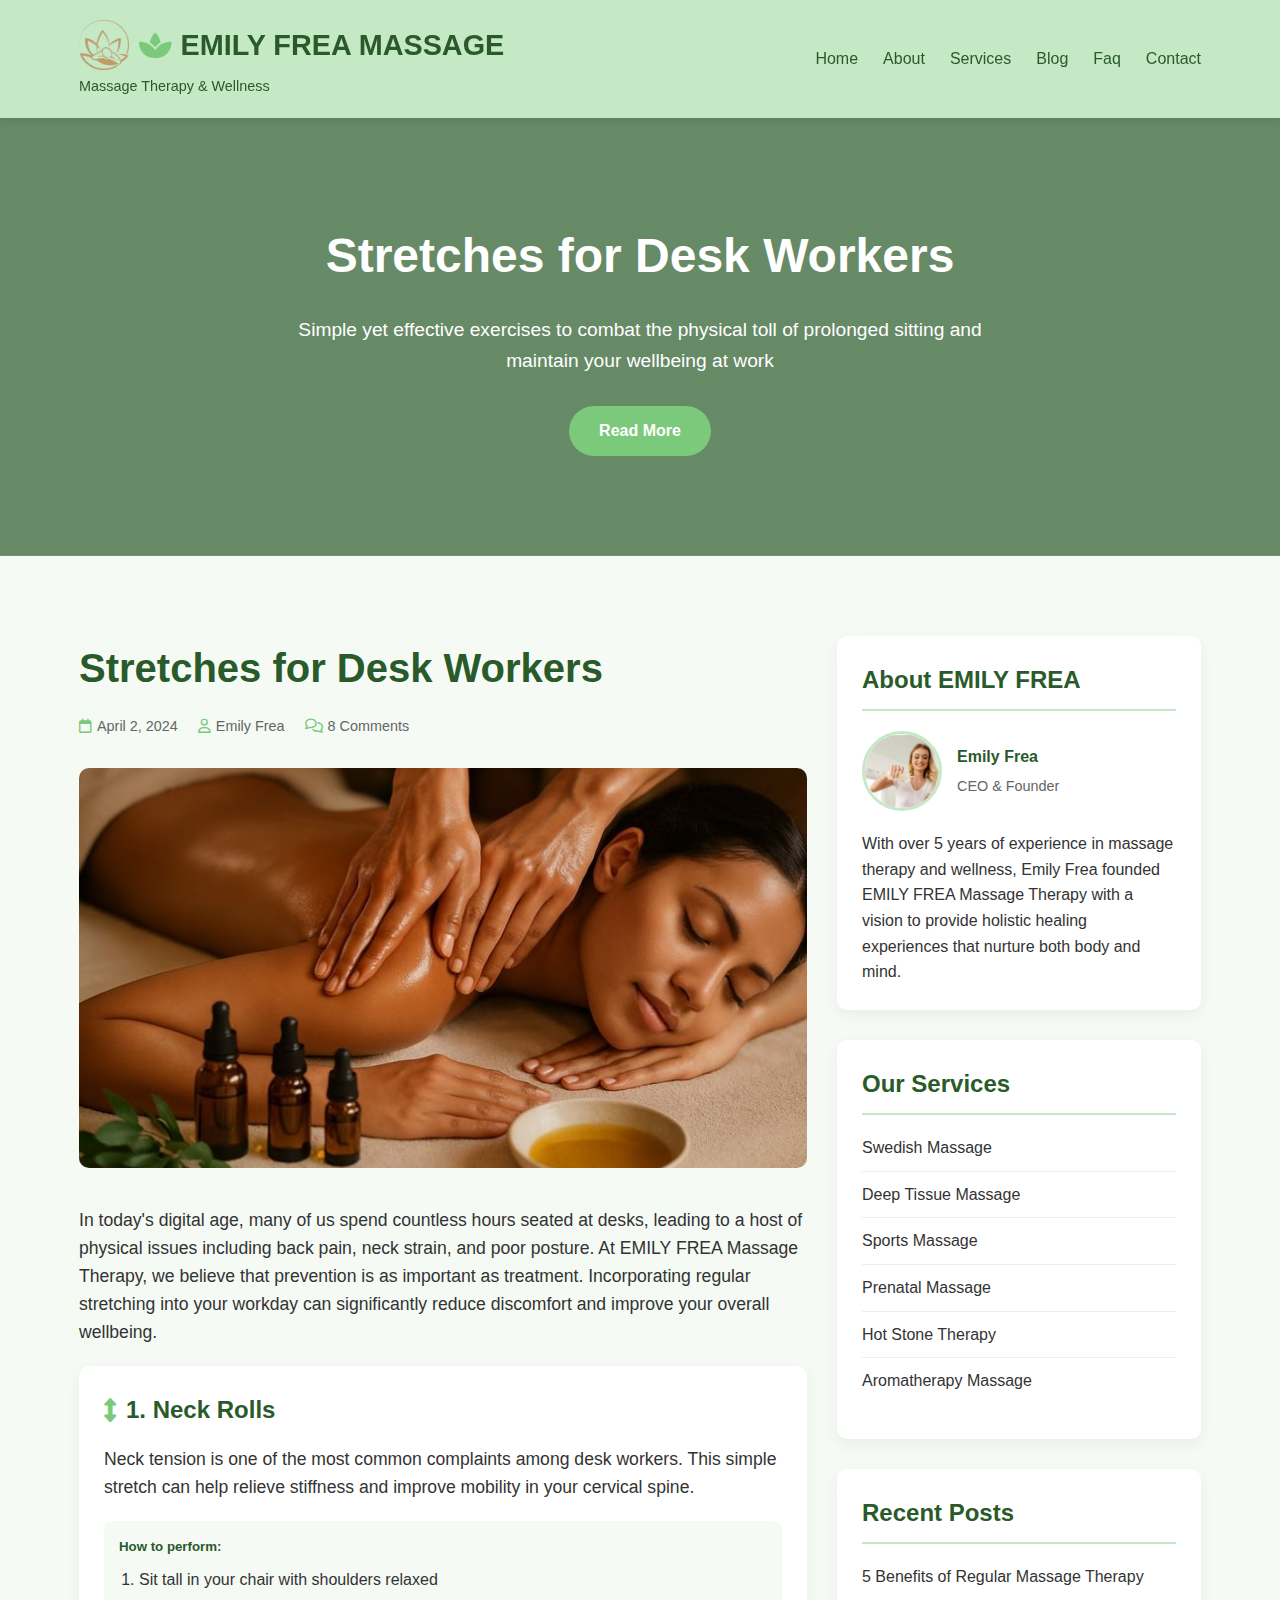
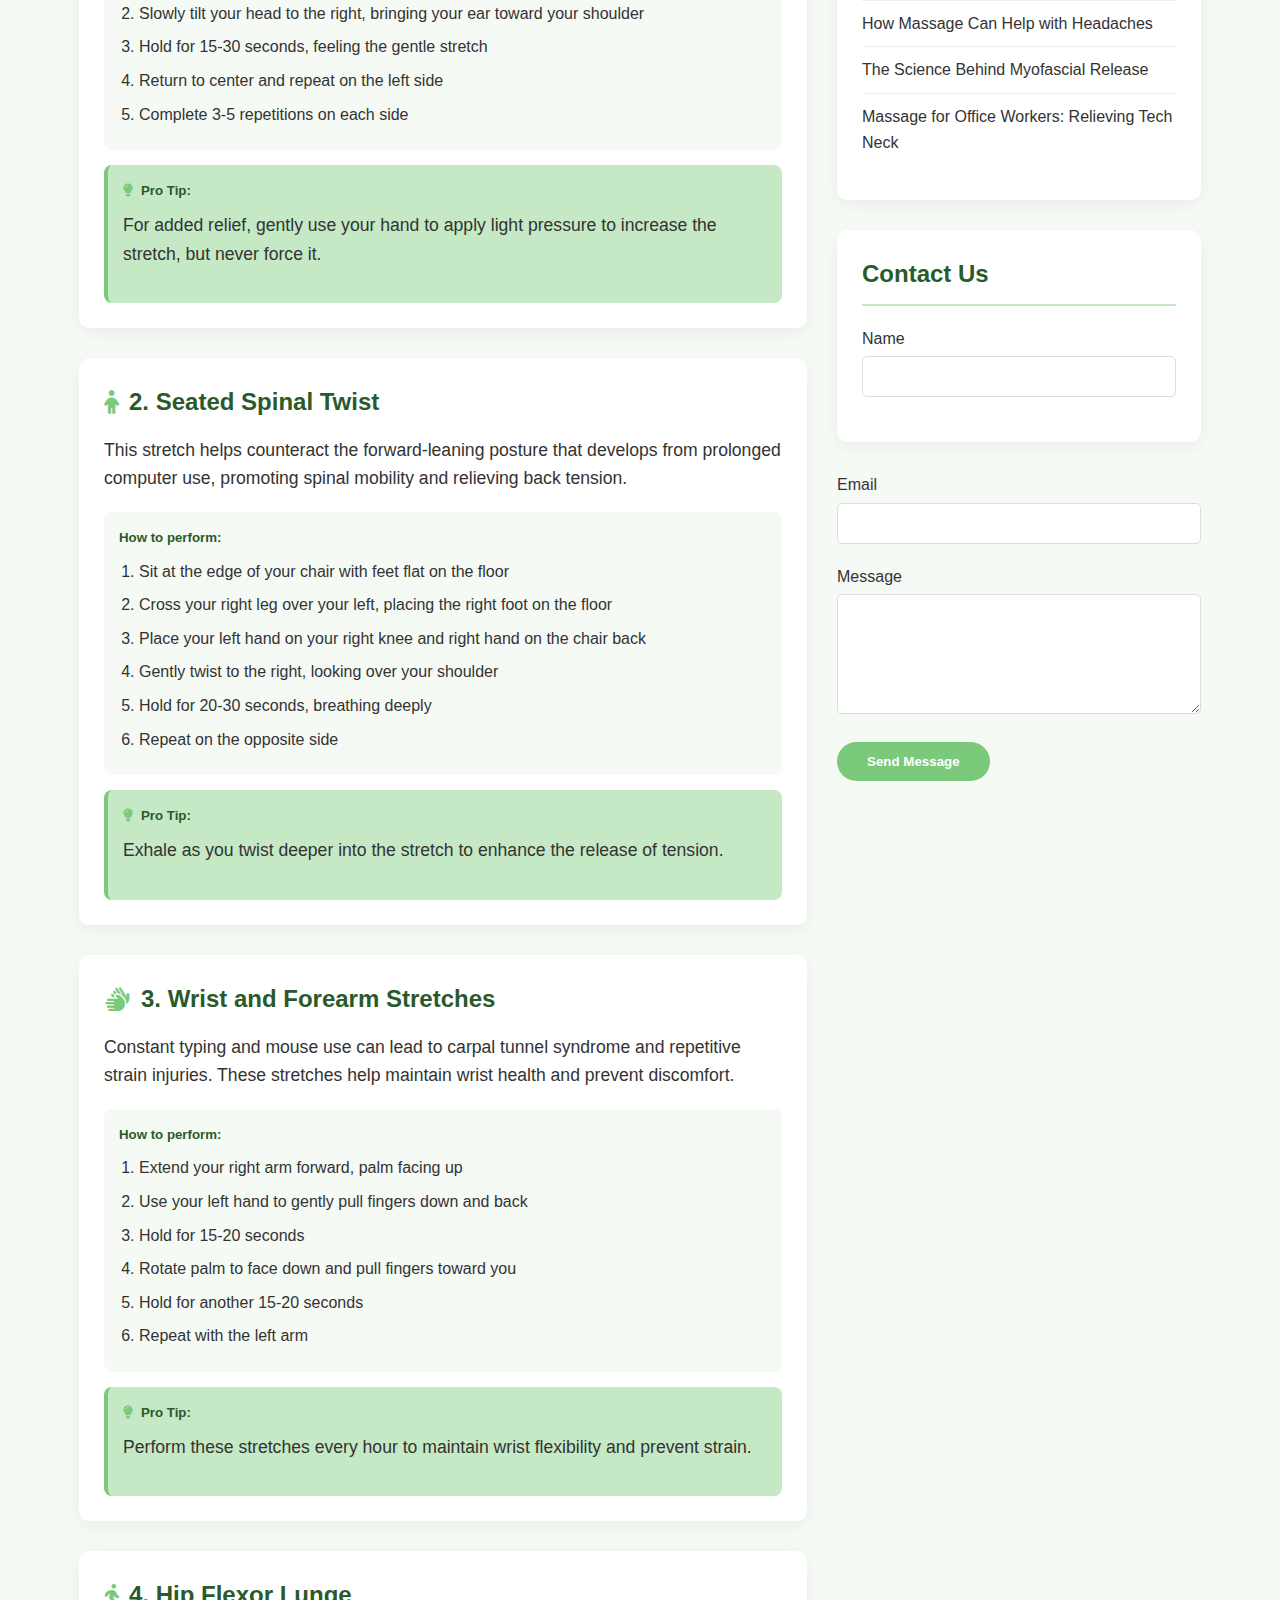
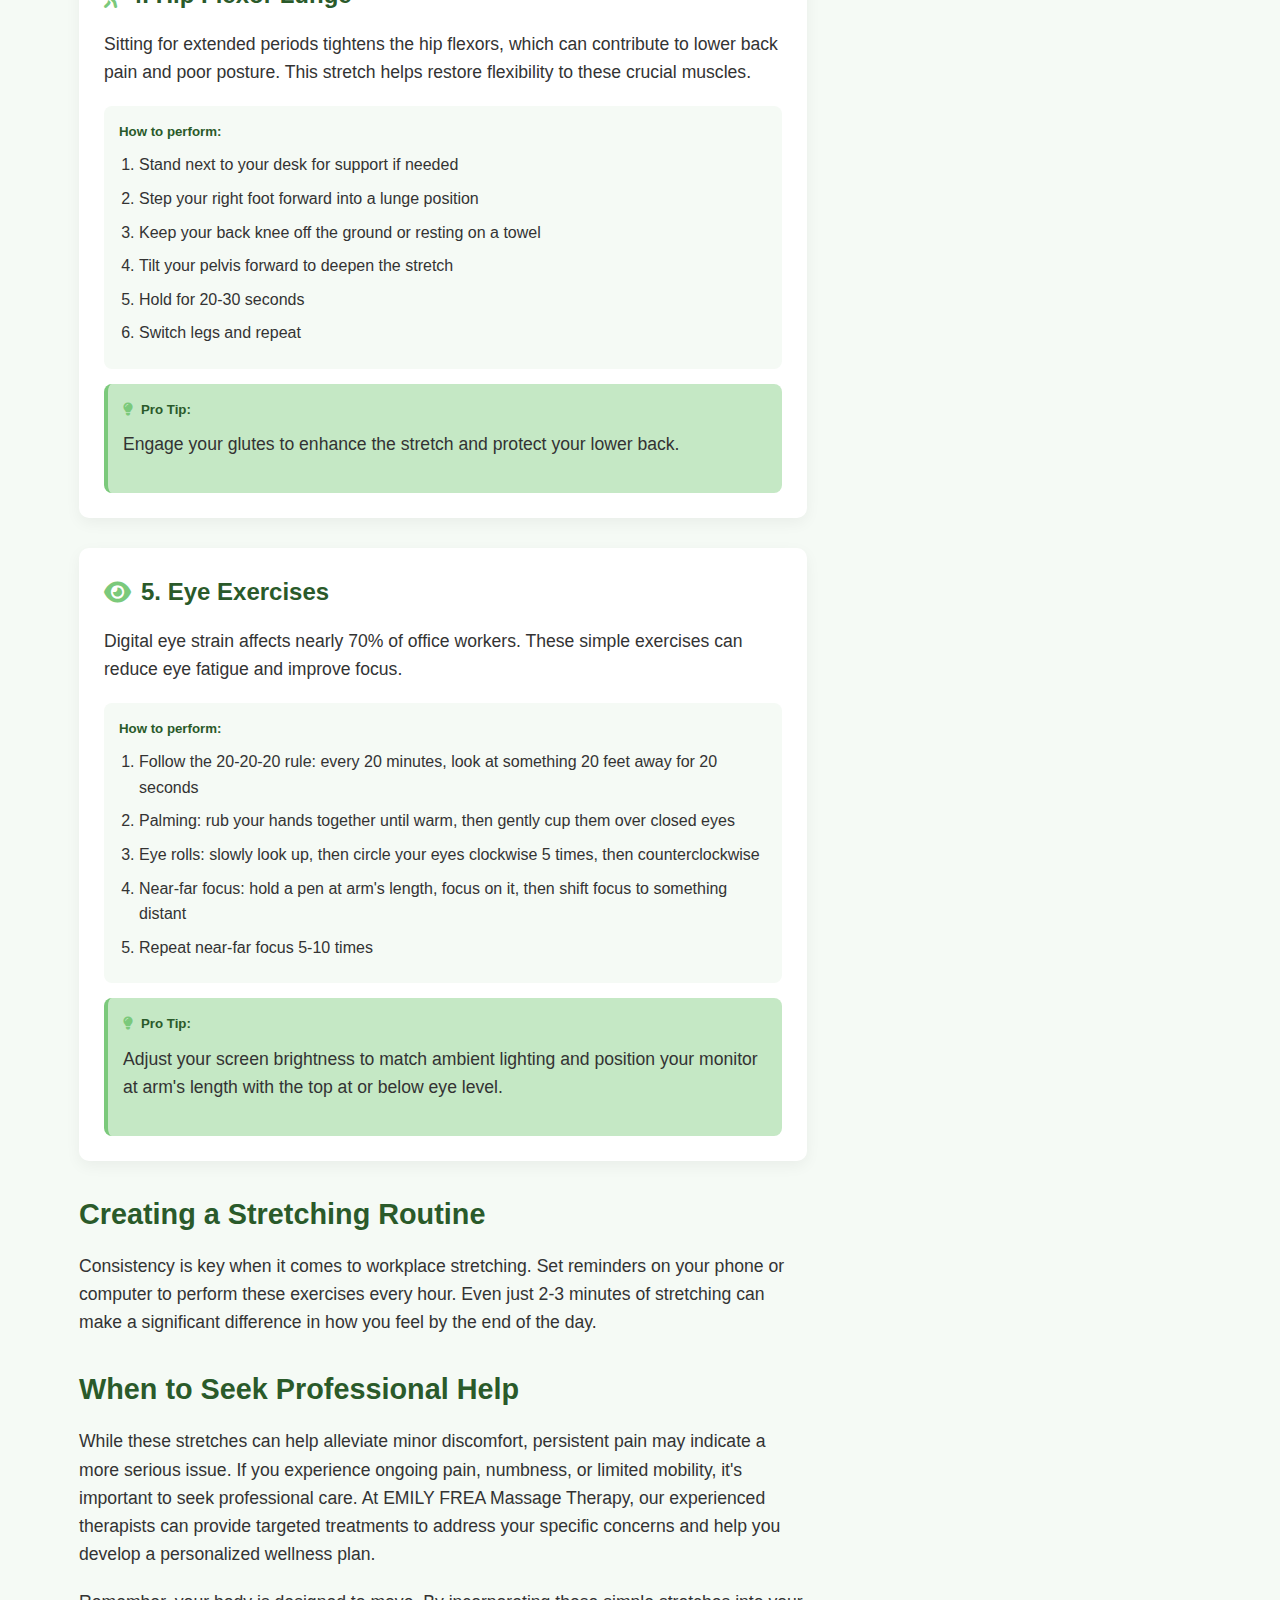
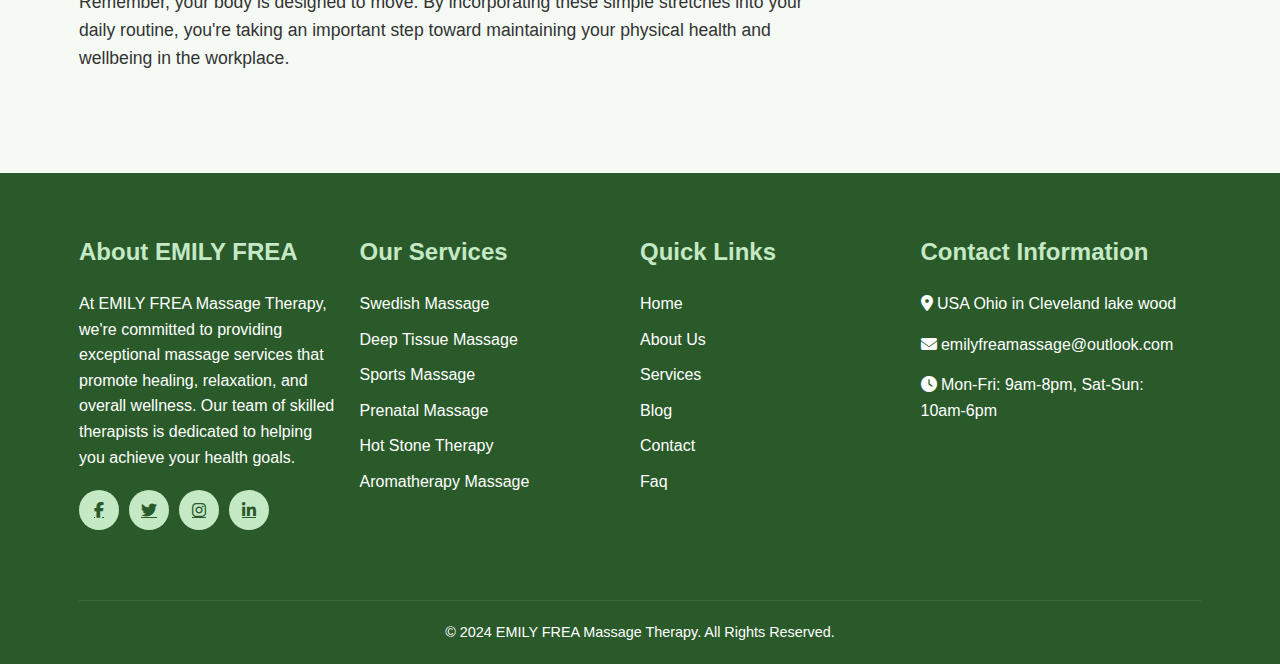
<file: 2.html>
<!DOCTYPE html>
<html lang="en">
<head>
    <meta charset="UTF-8">
    <meta name="viewport" content="width=device-width, initial-scale=1.0">
    <title>EMILY FREA Massage Therapy - Stretches for Desk Workers</title>
    <link rel="stylesheet" href="https://cdnjs.cloudflare.com/ajax/libs/font-awesome/6.4.0/css/all.min.css">
    <link rel="icon" href="images/logo.png">
    <style>
        :root {
            --primary-color: #c5e8c5; /* Light green from your image */
            --secondary-color: #a8d5a8;
            --accent-color: #7bc97b;
            --dark-color: #2a5a2a;
            --light-color: #f5faf5;
            --text-color: #333;
        }
        
        * {
            margin: 0;
            padding: 0;
            box-sizing: border-box;
            font-family: 'Segoe UI', Tahoma, Geneva, Verdana, sans-serif;
        }
        
        body {
            background-color: var(--light-color);
            color: var(--text-color);
            line-height: 1.6;
        }
        
        .container {
            width: 90%;
            max-width: 1200px;
            margin: 0 auto;
            padding: 0 15px;
        }
        
        /* Header Styles */
        header {
            background-color: var(--primary-color);
            padding: 20px 0;
            box-shadow: 0 2px 10px rgba(0,0,0,0.1);
            position: sticky;
            top: 0;
            z-index: 100;
        }
        
        .header-content {
            display: flex;
            justify-content: space-between;
            align-items: center;
        }
        
        .logo {
            font-size: 1.8rem;
            font-weight: bold;
            color: var(--dark-color);
            text-decoration: none;
            display: flex;
            align-items: center;
        }
        
        .logo i {
            margin-right: 10px;
            color: var(--accent-color);
        }
        
        .tagline {
            font-size: 0.9rem;
            color: var(--dark-color);
            margin-top: 5px;
        }
        
        nav ul {
            display: flex;
            list-style: none;
        }
        
        nav ul li {
            margin-left: 25px;
        }
        
        nav ul li a {
            text-decoration: none;
            color: var(--dark-color);
            font-weight: 500;
            transition: color 0.3s;
            position: relative;
        }
        
        nav ul li a:hover {
            color: var(--accent-color);
        }
        
        nav ul li a::after {
            content: '';
            position: absolute;
            width: 0;
            height: 2px;
            bottom: -5px;
            left: 0;
            background-color: var(--accent-color);
            transition: width 0.3s;
        }
        
        nav ul li a:hover::after {
            width: 100%;
        }
        
        /* Mobile Menu */
        .mobile-menu-btn {
            display: none;
            background: none;
            border: none;
            font-size: 1.5rem;
            color: var(--dark-color);
            cursor: pointer;
        }
        
        /* Hero Section */
        .hero {
            background: linear-gradient(rgba(42, 90, 42, 0.7), rgba(42, 90, 42, 0.7)), url('https://picsum.photos/seed/desk-stretches/1200/600.jpg');
            background-size: cover;
            background-position: center;
            color: white;
            padding: 100px 0;
            text-align: center;
        }
        
        .hero h1 {
            font-size: 3rem;
            margin-bottom: 20px;
        }
        
        .hero p {
            font-size: 1.2rem;
            max-width: 700px;
            margin: 0 auto 30px;
        }
        
        .btn {
            display: inline-block;
            background-color: var(--accent-color);
            color: white;
            padding: 12px 30px;
            border-radius: 30px;
            text-decoration: none;
            font-weight: bold;
            transition: all 0.3s;
            border: none;
            cursor: pointer;
        }
        
        .btn:hover {
            background-color: var(--dark-color);
            transform: translateY(-3px);
            box-shadow: 0 10px 20px rgba(0,0,0,0.1);
        }
        
        /* Blog Post Section */
        .blog-post {
            padding: 80px 0;
        }
        
        .blog-content {
            display: flex;
            flex-wrap: wrap;
            gap: 30px;
        }
        
        .main-content {
            flex: 2;
            min-width: 300px;
        }
        
        .sidebar {
            flex: 1;
            min-width: 300px;
        }
        
        .blog-header {
            margin-bottom: 30px;
        }
        
        .blog-header h2 {
            font-size: 2.5rem;
            color: var(--dark-color);
            margin-bottom: 15px;
        }
        
        .blog-meta {
            display: flex;
            align-items: center;
            margin-bottom: 20px;
            color: #666;
            font-size: 0.9rem;
        }
        
        .blog-meta span {
            margin-right: 20px;
            display: flex;
            align-items: center;
        }
        
        .blog-meta i {
            margin-right: 5px;
            color: var(--accent-color);
        }
        
        .blog-image {
            width: 100%;
            height: 400px;
            object-fit: cover;
            border-radius: 10px;
            margin-bottom: 30px;
        }
        
        .blog-body h3 {
            font-size: 1.8rem;
            color: var(--dark-color);
            margin: 30px 0 15px;
        }
        
        .blog-body p {
            margin-bottom: 20px;
            font-size: 1.1rem;
        }
        
        .stretch-card {
            background-color: white;
            border-radius: 10px;
            padding: 25px;
            margin-bottom: 30px;
            box-shadow: 0 5px 15px rgba(0,0,0,0.05);
            transition: transform 0.3s, box-shadow 0.3s;
        }
        
        .stretch-card:hover {
            transform: translateY(-5px);
            box-shadow: 0 10px 25px rgba(0,0,0,0.1);
        }
        
        .stretch-card h4 {
            font-size: 1.5rem;
            color: var(--dark-color);
            margin-bottom: 15px;
            display: flex;
            align-items: center;
        }
        
        .stretch-card h4 i {
            margin-right: 10px;
            color: var(--accent-color);
        }
        
        .stretch-instructions {
            background-color: var(--light-color);
            padding: 15px;
            border-radius: 8px;
            margin-top: 15px;
        }
        
        .stretch-instructions h5 {
            color: var(--dark-color);
            margin-bottom: 10px;
        }
        
        .stretch-instructions ol {
            margin-left: 20px;
        }
        
        .stretch-instructions li {
            margin-bottom: 8px;
        }
        
        .tip-box {
            background-color: var(--primary-color);
            padding: 15px;
            border-radius: 8px;
            margin-top: 15px;
            border-left: 4px solid var(--accent-color);
        }
        
        .tip-box h5 {
            color: var(--dark-color);
            margin-bottom: 10px;
            display: flex;
            align-items: center;
        }
        
        .tip-box h5 i {
            margin-right: 8px;
            color: var(--accent-color);
        }
        
        /* Sidebar Styles */
        .sidebar-widget {
            background-color: white;
            border-radius: 10px;
            padding: 25px;
            margin-bottom: 30px;
            box-shadow: 0 5px 15px rgba(0,0,0,0.05);
        }
        
        .sidebar-widget h3 {
            font-size: 1.5rem;
            color: var(--dark-color);
            margin-bottom: 20px;
            padding-bottom: 10px;
            border-bottom: 2px solid var(--primary-color);
        }
        
        .sidebar-widget ul {
            list-style: none;
        }
        
        .sidebar-widget ul li {
            margin-bottom: 10px;
            padding-bottom: 10px;
            border-bottom: 1px solid #eee;
        }
        
        .sidebar-widget ul li:last-child {
            border-bottom: none;
        }
        
        .sidebar-widget ul li a {
            color: var(--text-color);
            text-decoration: none;
            transition: color 0.3s;
        }
        
        .sidebar-widget ul li a:hover {
            color: var(--accent-color);
        }
        
        .ceo-profile {
            display: flex;
            align-items: center;
            margin-bottom: 20px;
        }
        
        .ceo-image {
            width: 80px;
            height: 80px;
            border-radius: 50%;
            object-fit: cover;
            margin-right: 15px;
            border: 3px solid var(--primary-color);
        }
        
        .ceo-info h4 {
            color: var(--dark-color);
            margin-bottom: 5px;
        }
        
        .ceo-info p {
            font-size: 0.9rem;
            color: #666;
        }
        
        /* Footer Styles */
        footer {
            background-color: var(--dark-color);
            color: white;
            padding: 60px 0 20px;
        }
        
        .footer-content {
            display: flex;
            flex-wrap: wrap;
            justify-content: space-between;
            margin-bottom: 40px;
        }
        
        .footer-section {
            flex: 1;
            min-width: 250px;
            margin-bottom: 30px;
            padding-right: 20px;
        }
        
        .footer-section h3 {
            font-size: 1.5rem;
            margin-bottom: 20px;
            color: var(--primary-color);
        }
        
        .footer-section p {
            margin-bottom: 15px;
        }
        
        .footer-section ul {
            list-style: none;
        }
        
        .footer-section ul li {
            margin-bottom: 10px;
        }
        
        .footer-section ul li a {
            color: white;
            text-decoration: none;
            transition: color 0.3s;
        }
        
        .footer-section ul li a:hover {
            color: var(--primary-color);
        }
        
        .social-links {
            display: flex;
            margin-top: 20px;
        }
        
        .social-links a {
            display: flex;
            align-items: center;
            justify-content: center;
            width: 40px;
            height: 40px;
            background-color: var(--primary-color);
            color: var(--dark-color);
            border-radius: 50%;
            margin-right: 10px;
            transition: all 0.3s;
        }
        
        .social-links a:hover {
            background-color: var(--accent-color);
            transform: translateY(-3px);
        }
        
        .copyright {
            text-align: center;
            padding-top: 20px;
            border-top: 1px solid rgba(255,255,255,0.1);
            font-size: 0.9rem;
        }
        
        /* Contact Form */
        .contact-form {
            margin-top: 20px;
        }
        
        .form-group {
            margin-bottom: 20px;
        }
        
        .form-group label {
            display: block;
            margin-bottom: 5px;
            font-weight: 500;
        }
        
        .form-group input,
        .form-group textarea {
            width: 100%;
            padding: 12px;
            border: 1px solid #ddd;
            border-radius: 5px;
            font-family: inherit;
        }
        
        .form-group textarea {
            resize: vertical;
            min-height: 120px;
        }
        
        /* Responsive Styles */
        @media (max-width: 768px) {
            .mobile-menu-btn {
                display: block;
            }
            
            nav {
                display: none;
                position: absolute;
                top: 100%;
                left: 0;
                width: 100%;
                background-color: var(--primary-color);
                box-shadow: 0 5px 10px rgba(0,0,0,0.1);
            }
            
            nav.active {
                display: block;
            }
            
            nav ul {
                flex-direction: column;
                padding: 20px;
            }
            
            nav ul li {
                margin: 10px 0;
            }
            
            .hero h1 {
                font-size: 2rem;
            }
            
            .blog-content {
                flex-direction: column;
            }
            
            .footer-content {
                flex-direction: column;
            }
        }
                .logo img {
            height: 50px;
            width: auto;
            vertical-align: middle;
            margin-right: 10px;
        }
    </style>
</head>
<body>
    <!-- Header -->
    <header>
        <div class="container">
            <div class="header-content">
                <div>
                    <a href="images/logo.png" class="logo">
                        <!-- Logo placeholder - you can replace this with your actual logo -->
                        <img src="images/logo.png" alt="EMILY FREA Logo" class="logo-img">
                        <i class="fas fa-spa"></i> EMILY FREA MASSAGE
                    </a>
                    <div class="tagline">Massage Therapy & Wellness</div>
                </div>
                <button class="mobile-menu-btn" id="mobileMenuBtn">
                    <i class="fas fa-bars"></i>
                </button>
                <nav id="mainNav">
                    <ul>
                        <li><a href="index.html">Home</a></li>
                        <li><a href="about.html">About</a></li>
                        <li><a href="services.html">Services</a></li>
                        <li><a href="blog.html">Blog</a></li>
                        <li><a href="faq.html">Faq</a></li>
                        <li><a href="contact.html">Contact</a></li>
                    </ul>
                </nav>
            </div>
        </div>
    </header>

    <!-- Hero Section -->
    <section class="hero" id="home">
        <div class="container">
            <h1>Stretches for Desk Workers</h1>
            <p>Simple yet effective exercises to combat the physical toll of prolonged sitting and maintain your wellbeing at work</p>
            <a href="2.html" class="btn">Read More</a>
        </div>
    </section>

    <!-- Blog Post Section -->
    <section class="blog-post" id="blog">
        <div class="container">
            <div class="blog-content">
                <div class="main-content">
                    <div class="blog-header">
                        <h2>Stretches for Desk Workers</h2>
                        <div class="blog-meta">
                            <span><i class="far fa-calendar"></i> April 2, 2024</span>
                            <span><i class="far fa-user"></i> Emily Frea</span>
                            <span><i class="far fa-comments"></i> 8 Comments</span>
                        </div>
                    </div>
                    
                    <img src="images/stretches.jpg" alt="Desk Worker Stretches" class="blog-image">
                    
                    <div class="blog-body">
                        <p>In today's digital age, many of us spend countless hours seated at desks, leading to a host of physical issues including back pain, neck strain, and poor posture. At EMILY FREA Massage Therapy, we believe that prevention is as important as treatment. Incorporating regular stretching into your workday can significantly reduce discomfort and improve your overall wellbeing.</p>
                        
                        <div class="stretch-card">
                            <h4><i class="fas fa-arrows-alt-v"></i> 1. Neck Rolls</h4>
                            <p>Neck tension is one of the most common complaints among desk workers. This simple stretch can help relieve stiffness and improve mobility in your cervical spine.</p>
                            <div class="stretch-instructions">
                                <h5>How to perform:</h5>
                                <ol>
                                    <li>Sit tall in your chair with shoulders relaxed</li>
                                    <li>Slowly tilt your head to the right, bringing your ear toward your shoulder</li>
                                    <li>Hold for 15-30 seconds, feeling the gentle stretch</li>
                                    <li>Return to center and repeat on the left side</li>
                                    <li>Complete 3-5 repetitions on each side</li>
                                </ol>
                            </div>
                            <div class="tip-box">
                                <h5><i class="fas fa-lightbulb"></i> Pro Tip:</h5>
                                <p>For added relief, gently use your hand to apply light pressure to increase the stretch, but never force it.</p>
                            </div>
                        </div>
                        
                        <div class="stretch-card">
                            <h4><i class="fas fa-child"></i> 2. Seated Spinal Twist</h4>
                            <p>This stretch helps counteract the forward-leaning posture that develops from prolonged computer use, promoting spinal mobility and relieving back tension.</p>
                            <div class="stretch-instructions">
                                <h5>How to perform:</h5>
                                <ol>
                                    <li>Sit at the edge of your chair with feet flat on the floor</li>
                                    <li>Cross your right leg over your left, placing the right foot on the floor</li>
                                    <li>Place your left hand on your right knee and right hand on the chair back</li>
                                    <li>Gently twist to the right, looking over your shoulder</li>
                                    <li>Hold for 20-30 seconds, breathing deeply</li>
                                    <li>Repeat on the opposite side</li>
                                </ol>
                            </div>
                            <div class="tip-box">
                                <h5><i class="fas fa-lightbulb"></i> Pro Tip:</h5>
                                <p>Exhale as you twist deeper into the stretch to enhance the release of tension.</p>
                            </div>
                        </div>
                        
                        <div class="stretch-card">
                            <h4><i class="fas fa-hands"></i> 3. Wrist and Forearm Stretches</h4>
                            <p>Constant typing and mouse use can lead to carpal tunnel syndrome and repetitive strain injuries. These stretches help maintain wrist health and prevent discomfort.</p>
                            <div class="stretch-instructions">
                                <h5>How to perform:</h5>
                                <ol>
                                    <li>Extend your right arm forward, palm facing up</li>
                                    <li>Use your left hand to gently pull fingers down and back</li>
                                    <li>Hold for 15-20 seconds</li>
                                    <li>Rotate palm to face down and pull fingers toward you</li>
                                    <li>Hold for another 15-20 seconds</li>
                                    <li>Repeat with the left arm</li>
                                </ol>
                            </div>
                            <div class="tip-box">
                                <h5><i class="fas fa-lightbulb"></i> Pro Tip:</h5>
                                <p>Perform these stretches every hour to maintain wrist flexibility and prevent strain.</p>
                            </div>
                        </div>
                        
                        <div class="stretch-card">
                            <h4><i class="fas fa-walking"></i> 4. Hip Flexor Lunge</h4>
                            <p>Sitting for extended periods tightens the hip flexors, which can contribute to lower back pain and poor posture. This stretch helps restore flexibility to these crucial muscles.</p>
                            <div class="stretch-instructions">
                                <h5>How to perform:</h5>
                                <ol>
                                    <li>Stand next to your desk for support if needed</li>
                                    <li>Step your right foot forward into a lunge position</li>
                                    <li>Keep your back knee off the ground or resting on a towel</li>
                                    <li>Tilt your pelvis forward to deepen the stretch</li>
                                    <li>Hold for 20-30 seconds</li>
                                    <li>Switch legs and repeat</li>
                                </ol>
                            </div>
                            <div class="tip-box">
                                <h5><i class="fas fa-lightbulb"></i> Pro Tip:</h5>
                                <p>Engage your glutes to enhance the stretch and protect your lower back.</p>
                            </div>
                        </div>
                        
                        <div class="stretch-card">
                            <h4><i class="fas fa-eye"></i> 5. Eye Exercises</h4>
                            <p>Digital eye strain affects nearly 70% of office workers. These simple exercises can reduce eye fatigue and improve focus.</p>
                            <div class="stretch-instructions">
                                <h5>How to perform:</h5>
                                <ol>
                                    <li>Follow the 20-20-20 rule: every 20 minutes, look at something 20 feet away for 20 seconds</li>
                                    <li>Palming: rub your hands together until warm, then gently cup them over closed eyes</li>
                                    <li>Eye rolls: slowly look up, then circle your eyes clockwise 5 times, then counterclockwise</li>
                                    <li>Near-far focus: hold a pen at arm's length, focus on it, then shift focus to something distant</li>
                                    <li>Repeat near-far focus 5-10 times</li>
                                </ol>
                            </div>
                            <div class="tip-box">
                                <h5><i class="fas fa-lightbulb"></i> Pro Tip:</h5>
                                <p>Adjust your screen brightness to match ambient lighting and position your monitor at arm's length with the top at or below eye level.</p>
                            </div>
                        </div>
                        
                        <h3>Creating a Stretching Routine</h3>
                        <p>Consistency is key when it comes to workplace stretching. Set reminders on your phone or computer to perform these exercises every hour. Even just 2-3 minutes of stretching can make a significant difference in how you feel by the end of the day.</p>
                        
                        <h3>When to Seek Professional Help</h3>
                        <p>While these stretches can help alleviate minor discomfort, persistent pain may indicate a more serious issue. If you experience ongoing pain, numbness, or limited mobility, it's important to seek professional care. At EMILY FREA Massage Therapy, our experienced therapists can provide targeted treatments to address your specific concerns and help you develop a personalized wellness plan.</p>
                        
                        <p>Remember, your body is designed to move. By incorporating these simple stretches into your daily routine, you're taking an important step toward maintaining your physical health and wellbeing in the workplace.</p>
                    </div>
                </div>
                
                <div class="sidebar">
                    <div class="sidebar-widget">
                        <h3>About EMILY FREA</h3>
                        <div class="ceo-profile">
                            <img src="images/emily frea.jpeg" alt="Emily Frea" class="ceo-image">
                            <div class="ceo-info">
                                <h4>Emily Frea</h4>
                                <p>CEO & Founder</p>
                            </div>
                        </div>
                        <p>With over 5 years of experience in massage therapy and wellness, Emily Frea founded EMILY FREA Massage Therapy with a vision to provide holistic healing experiences that nurture both body and mind.</p>
                    </div>
                    
                    <div class="sidebar-widget">
                        <h3>Our Services</h3>
                        <ul>
                            <li><a href="services.html">Swedish Massage</a></li>
                            <li><a href="services.html">Deep Tissue Massage</a></li>
                            <li><a href="services.html">Sports Massage</a></li>
                            <li><a href="services.html">Prenatal Massage</a></li>
                            <li><a href="services.html">Hot Stone Therapy</a></li>
                            <li><a href="services.html">Aromatherapy Massage</a></li>
                        </ul>
                    </div>
                    
                    <div class="sidebar-widget">
                        <h3>Recent Posts</h3>
                        <ul>
                            <li><a href="blog-post.html">5 Benefits of Regular Massage Therapy</a></li>
                            <li><a href="#">How Massage Can Help with Headaches</a></li>
                            <li><a href="#">The Science Behind Myofascial Release</a></li>
                            <li><a href="#">Massage for Office Workers: Relieving Tech Neck</a></li>
                        </ul>
                    </div>
                    
                    <div class="sidebar-widget" id="contact">
                        <h3>Contact Us</h3>
                        <form
                        action="https://formspree.io/f/xldpvwgw"
                        method="POST"
                            
                            <div class="form-group">
                                <label for="name">Name</label>
                                <input type="text" id="name" name="name" required>
                            </div>
                            <div class="form-group">
                                <label for="email">Email</label>
                                <input type="email" id="email" name="email" required>
                            </div>
                            <div class="form-group">
                                <label for="message">Message</label>
                                <textarea id="message" name="message" required></textarea>
                            </div>
                            <button type="submit" class="btn">Send Message</button>
                        </form>
                    </div>
                </div>
            </div>
        </div>
    </section>

    <!-- Footer -->
    <footer>
        <div class="container">
            <div class="footer-content">
                <div class="footer-section" id="about">
                    <h3>About EMILY FREA</h3>
                    <p>At EMILY FREA Massage Therapy, we're committed to providing exceptional massage services that promote healing, relaxation, and overall wellness. Our team of skilled therapists is dedicated to helping you achieve your health goals.</p>
                    <div class="social-links">
                        <a href="#"><i class="fab fa-facebook-f"></i></a>
                        <a href="#"><i class="fab fa-twitter"></i></a>
                        <a href="#"><i class="fab fa-instagram"></i></a>
                        <a href="#"><i class="fab fa-linkedin-in"></i></a>
                        
                    </div>
                </div>
                
                <div class="footer-section" id="services">
                    <h3>Our Services</h3>
                    <ul>
                        <li><a href="services.html">Swedish Massage</a></li>
                        <li><a href="services.html">Deep Tissue Massage</a></li>
                        <li><a href="services.html">Sports Massage</a></li>
                        <li><a href="services.html">Prenatal Massage</a></li>
                        <li><a href="services.html">Hot Stone Therapy</a></li>
                        <li><a href="services.html">Aromatherapy Massage</a></li>
                    </ul>
                </div>
                
                <div class="footer-section">
                    <h3>Quick Links</h3>
                    <ul>
                        <li><a href="index.html">Home</a></li>
                        <li><a href="about.html">About Us</a></li>
                        <li><a href="services.html">Services</a></li>
                        <li><a href="blog.html">Blog</a></li>
                        <li><a href="contact.html">Contact</a></li>
                        <li><a href="faq.html">Faq</a></li>
                    </ul>
                </div>
                
                <div class="footer-section">
                    <h3>Contact Information</h3>
                    <p><i class="fas fa-map-marker-alt"></i> USA Ohio in Cleveland lake wood</p>
                    <p><i class="fas fa-envelope"></i> emilyfreamassage@outlook.com</p>
                    <p><i class="fas fa-clock"></i> Mon-Fri: 9am-8pm, Sat-Sun: 10am-6pm</p>
                </div>
            </div>
            
            <div class="copyright">
                <p>&copy; 2024 EMILY FREA Massage Therapy. All Rights Reserved.</p>
            </div>
        </div>
    </footer>

    <script>
        // Mobile menu toggle
        document.getElementById('mobileMenuBtn').addEventListener('click', function() {
            document.getElementById('mainNav').classList.toggle('active');
        });
        
        // Smooth scrolling for anchor links
        document.querySelectorAll('a[href^="#"]').forEach(anchor => {
            anchor.addEventListener('click', function (e) {
                e.preventDefault();
                
                document.querySelector(this.getAttribute('href')).scrollIntoView({
                    behavior: 'smooth'
                });
                
                // Close mobile menu if open
                document.getElementById('mainNav').classList.remove('active');
            });
        });
        
        // Form submission
        document.querySelector('.contact-form').addEventListener('submit', function(e) {
            e.preventDefault();
            
            // Get form values
            const name = document.getElementById('name').value;
            const email = document.getElementById('email').value;
            const message = document.getElementById('message').value;
            
            // Here you would normally send the data to a server
            // For this example, we'll just show an alert
            alert(`Thank you, ${name}! Your message has been received. We'll contact you at ${email} soon.`);
            
            // Reset form
            this.reset();
        });
    </script>
</body>

</html>
</file>
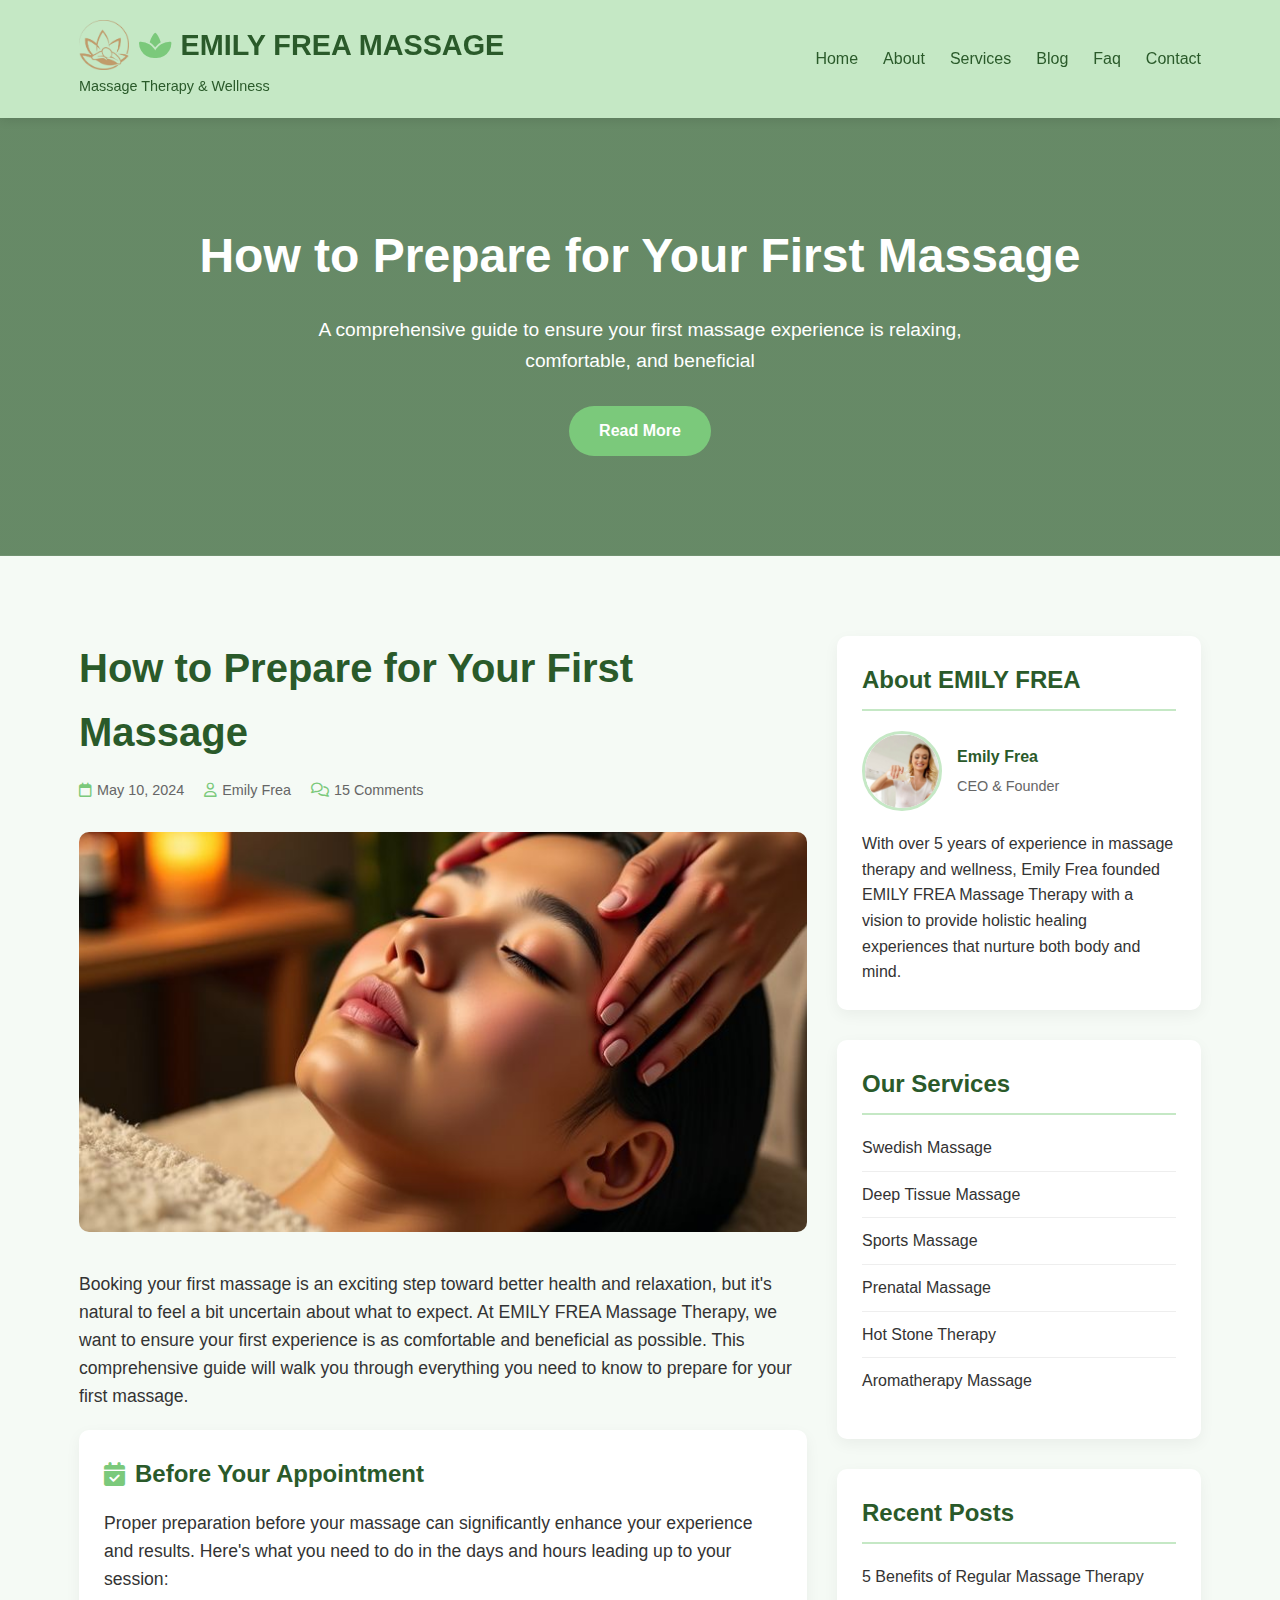
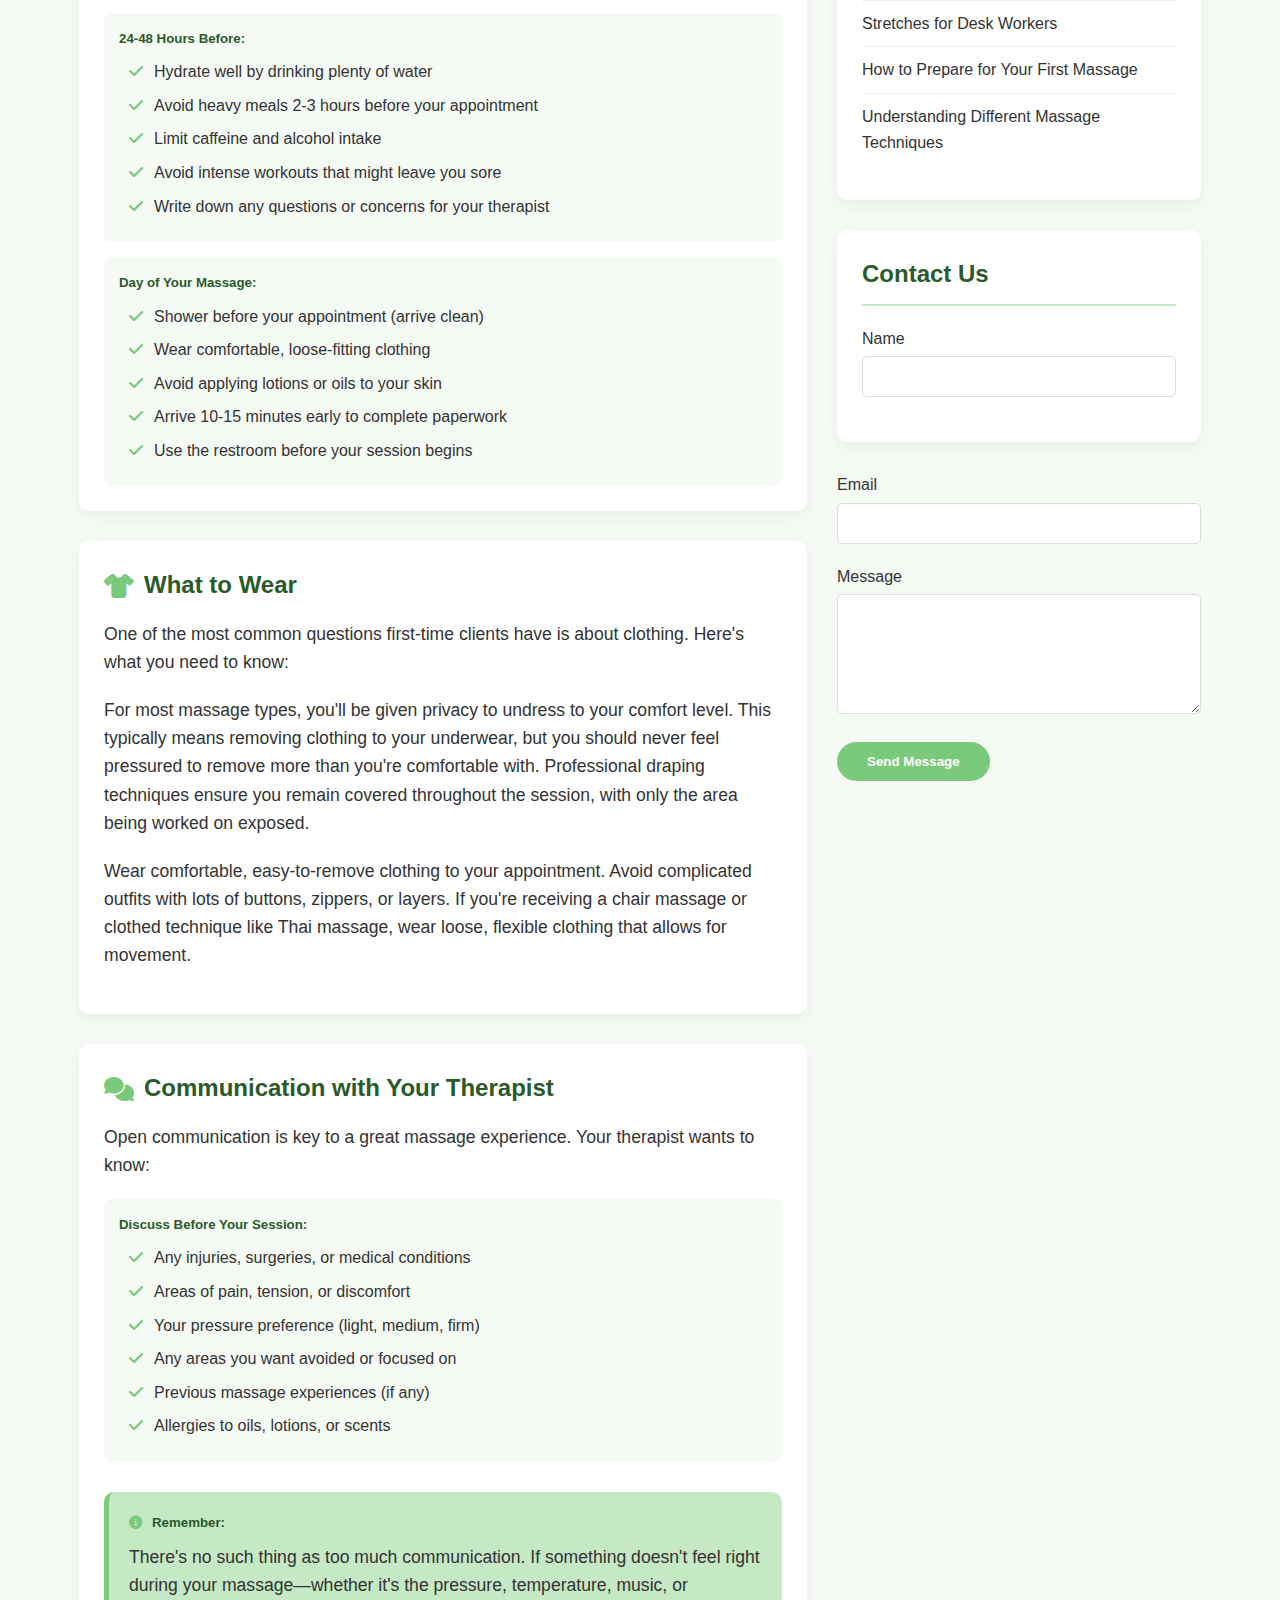
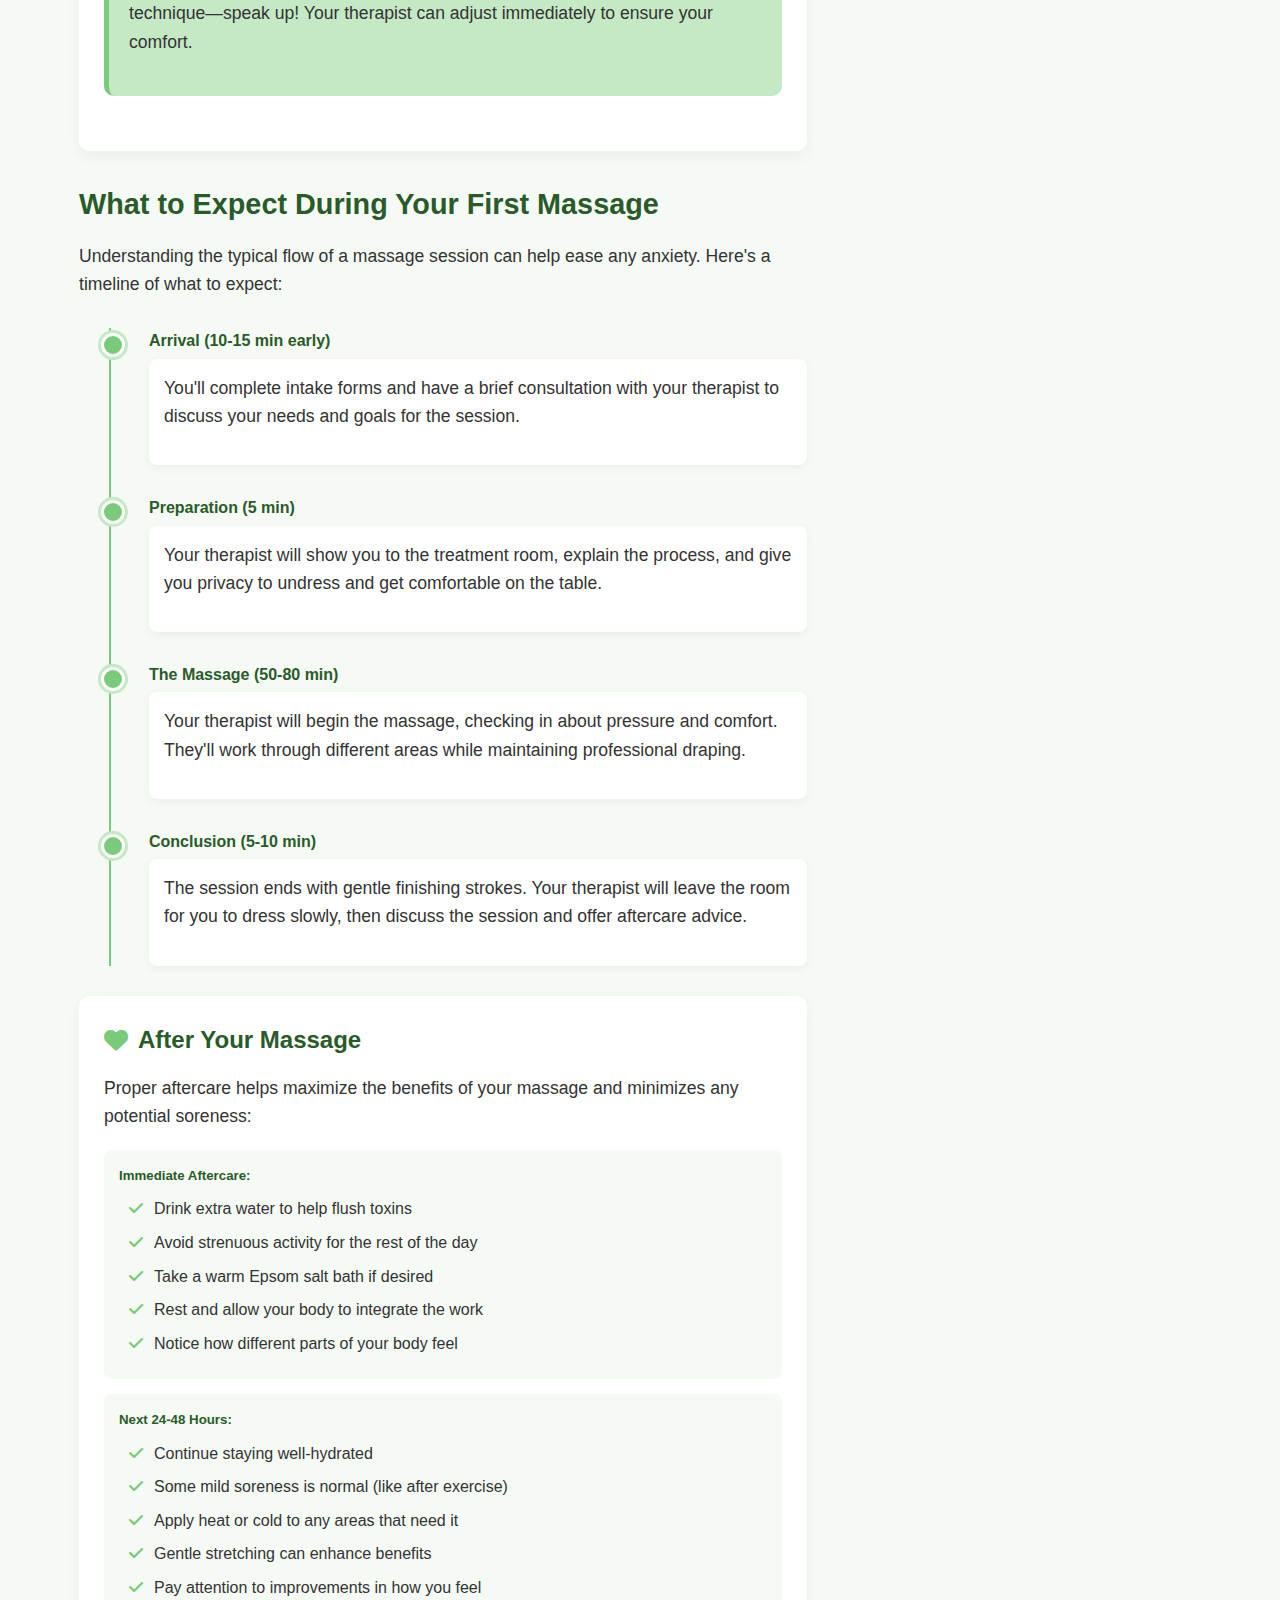
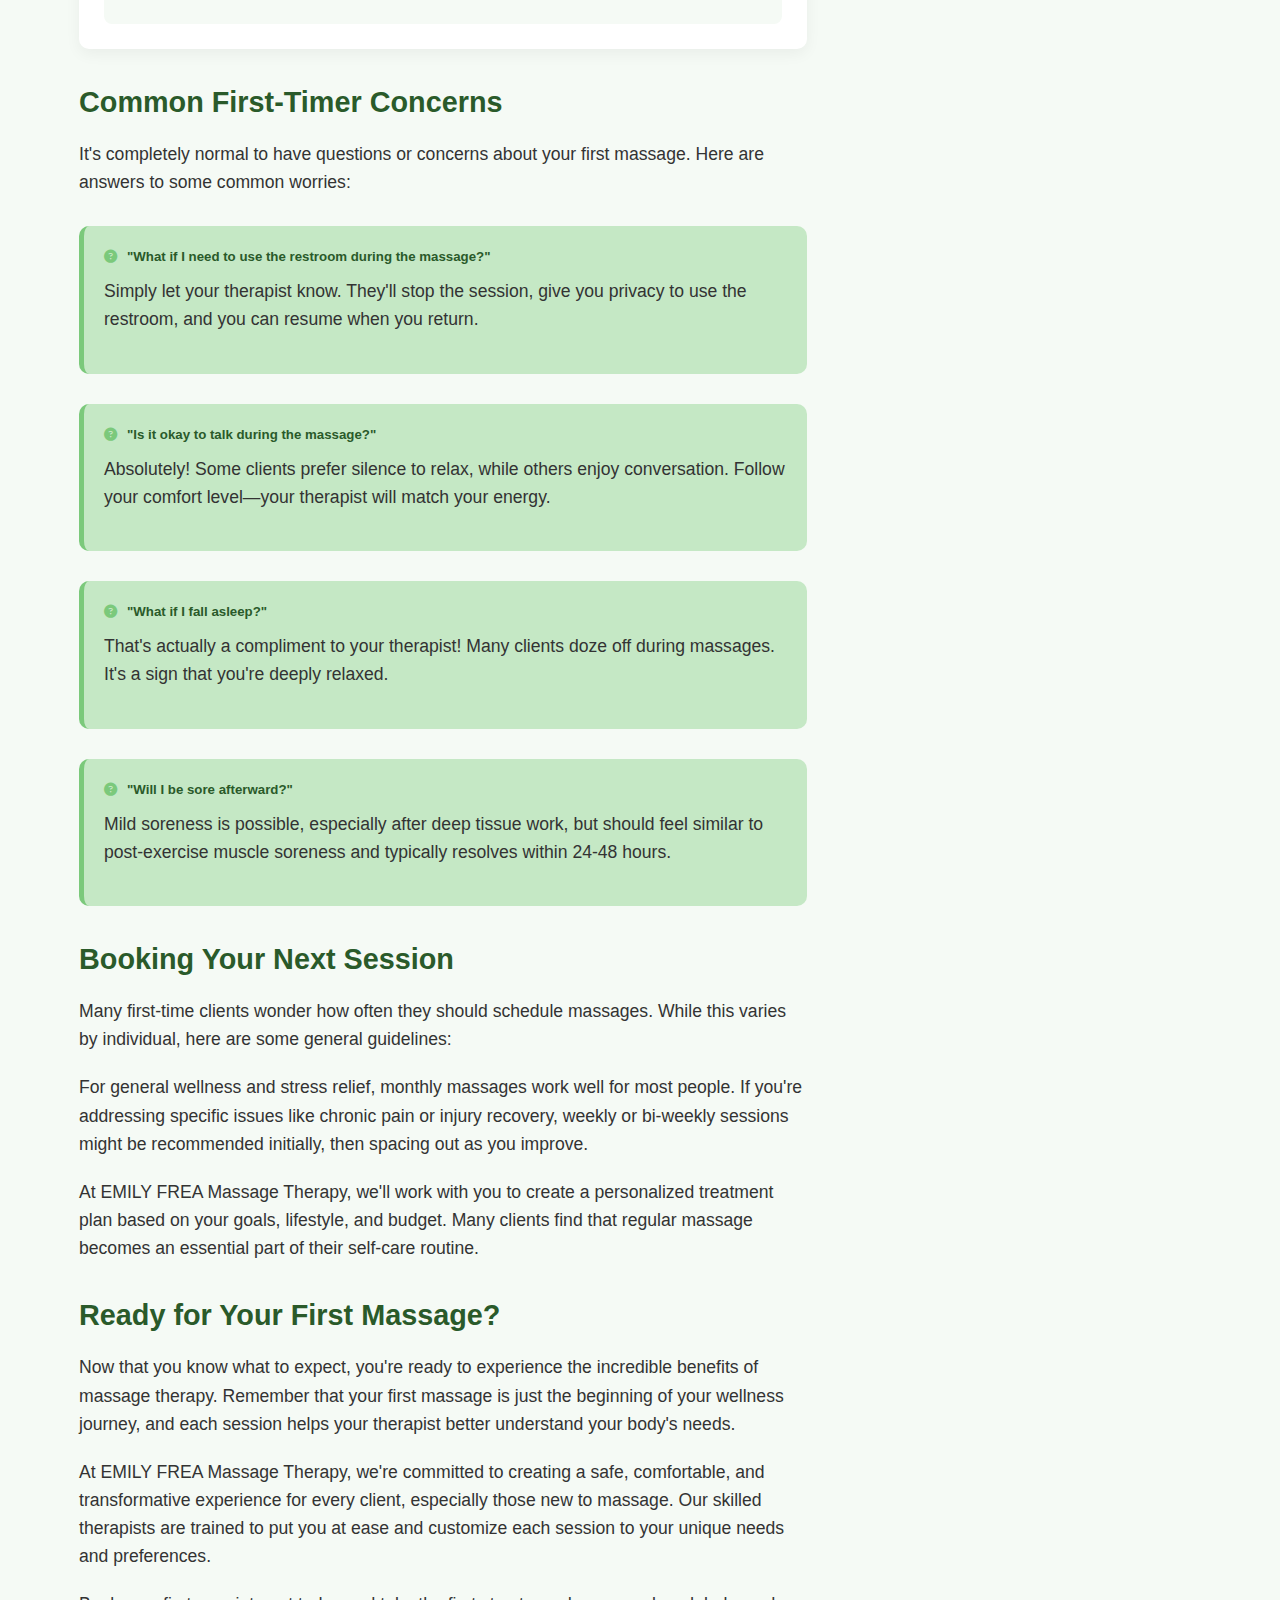
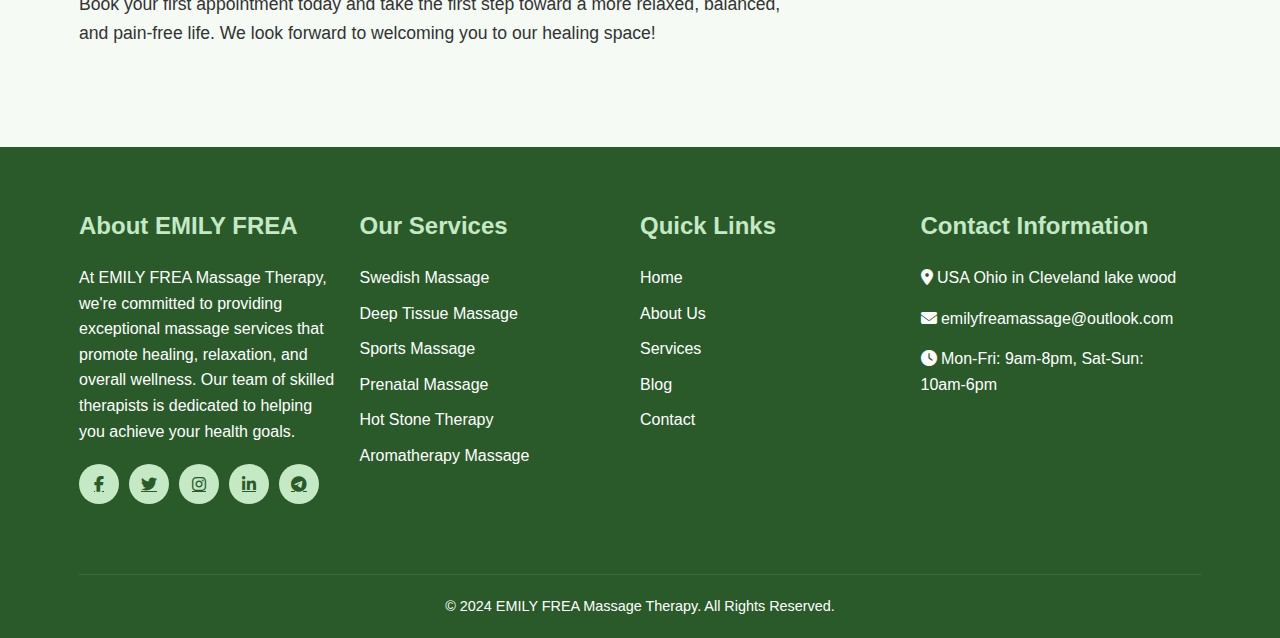
<file: 3.html>
<!DOCTYPE html>
<html lang="en">
<head>
    <meta charset="UTF-8">
    <meta name="viewport" content="width=device-width, initial-scale=1.0">
    <title>EMILY FREA Massage Therapy - How to Prepare for Your First Massage</title>
    <link rel="stylesheet" href="https://cdnjs.cloudflare.com/ajax/libs/font-awesome/6.4.0/css/all.min.css">
    <style>
        :root {
            --primary-color: #c5e8c5; /* Light green from your image */
            --secondary-color: #a8d5a8;
            --accent-color: #7bc97b;
            --dark-color: #2a5a2a;
            --light-color: #f5faf5;
            --text-color: #333;
        }
        
        * {
            margin: 0;
            padding: 0;
            box-sizing: border-box;
            font-family: 'Segoe UI', Tahoma, Geneva, Verdana, sans-serif;
        }
        
        body {
            background-color: var(--light-color);
            color: var(--text-color);
            line-height: 1.6;
        }
        
        .container {
            width: 90%;
            max-width: 1200px;
            margin: 0 auto;
            padding: 0 15px;
        }
        
        /* Header Styles */
        header {
            background-color: var(--primary-color);
            padding: 20px 0;
            box-shadow: 0 2px 10px rgba(0,0,0,0.1);
            position: sticky;
            top: 0;
            z-index: 100;
        }
        
        .header-content {
            display: flex;
            justify-content: space-between;
            align-items: center;
        }
        
        .logo {
            font-size: 1.8rem;
            font-weight: bold;
            color: var(--dark-color);
            text-decoration: none;
            display: flex;
            align-items: center;
        }
        
        .logo i {
            margin-right: 10px;
            color: var(--accent-color);
        }
        
        .tagline {
            font-size: 0.9rem;
            color: var(--dark-color);
            margin-top: 5px;
        }
        
        nav ul {
            display: flex;
            list-style: none;
        }
        
        nav ul li {
            margin-left: 25px;
        }
        
        nav ul li a {
            text-decoration: none;
            color: var(--dark-color);
            font-weight: 500;
            transition: color 0.3s;
            position: relative;
        }
        
        nav ul li a:hover {
            color: var(--accent-color);
        }
        
        nav ul li a::after {
            content: '';
            position: absolute;
            width: 0;
            height: 2px;
            bottom: -5px;
            left: 0;
            background-color: var(--accent-color);
            transition: width 0.3s;
        }
        
        nav ul li a:hover::after {
            width: 100%;
        }
        
        /* Mobile Menu */
        .mobile-menu-btn {
            display: none;
            background: none;
            border: none;
            font-size: 1.5rem;
            color: var(--dark-color);
            cursor: pointer;
        }
        
        /* Hero Section */
        .hero {
            background: linear-gradient(rgba(42, 90, 42, 0.7), rgba(42, 90, 42, 0.7)), url('https://picsum.photos/seed/first-massage-prep/1200/600.jpg');
            background-size: cover;
            background-position: center;
            color: white;
            padding: 100px 0;
            text-align: center;
        }
        
        .hero h1 {
            font-size: 3rem;
            margin-bottom: 20px;
        }
        
        .hero p {
            font-size: 1.2rem;
            max-width: 700px;
            margin: 0 auto 30px;
        }
        
        .btn {
            display: inline-block;
            background-color: var(--accent-color);
            color: white;
            padding: 12px 30px;
            border-radius: 30px;
            text-decoration: none;
            font-weight: bold;
            transition: all 0.3s;
            border: none;
            cursor: pointer;
        }
        
        .btn:hover {
            background-color: var(--dark-color);
            transform: translateY(-3px);
            box-shadow: 0 10px 20px rgba(0,0,0,0.1);
        }
        
        /* Blog Post Section */
        .blog-post {
            padding: 80px 0;
        }
        
        .blog-content {
            display: flex;
            flex-wrap: wrap;
            gap: 30px;
        }
        
        .main-content {
            flex: 2;
            min-width: 300px;
        }
        
        .sidebar {
            flex: 1;
            min-width: 300px;
        }
        
        .blog-header {
            margin-bottom: 30px;
        }
        
        .blog-header h2 {
            font-size: 2.5rem;
            color: var(--dark-color);
            margin-bottom: 15px;
        }
        
        .blog-meta {
            display: flex;
            align-items: center;
            margin-bottom: 20px;
            color: #666;
            font-size: 0.9rem;
        }
        
        .blog-meta span {
            margin-right: 20px;
            display: flex;
            align-items: center;
        }
        
        .blog-meta i {
            margin-right: 5px;
            color: var(--accent-color);
        }
        
        .blog-image {
            width: 100%;
            height: 400px;
            object-fit: cover;
            border-radius: 10px;
            margin-bottom: 30px;
        }
        
        .blog-body h3 {
            font-size: 1.8rem;
            color: var(--dark-color);
            margin: 30px 0 15px;
        }
        
        .blog-body p {
            margin-bottom: 20px;
            font-size: 1.1rem;
        }
        
        .prep-card {
            background-color: white;
            border-radius: 10px;
            padding: 25px;
            margin-bottom: 30px;
            box-shadow: 0 5px 15px rgba(0,0,0,0.05);
            transition: transform 0.3s, box-shadow 0.3s;
        }
        
        .prep-card:hover {
            transform: translateY(-5px);
            box-shadow: 0 10px 25px rgba(0,0,0,0.1);
        }
        
        .prep-card h4 {
            font-size: 1.5rem;
            color: var(--dark-color);
            margin-bottom: 15px;
            display: flex;
            align-items: center;
        }
        
        .prep-card h4 i {
            margin-right: 10px;
            color: var(--accent-color);
        }
        
        .checklist {
            background-color: var(--light-color);
            padding: 15px;
            border-radius: 8px;
            margin-top: 15px;
        }
        
        .checklist h5 {
            color: var(--dark-color);
            margin-bottom: 10px;
        }
        
        .checklist ul {
            list-style: none;
            margin-left: 10px;
        }
        
        .checklist li {
            margin-bottom: 8px;
            position: relative;
            padding-left: 25px;
        }
        
        .checklist li::before {
            content: '\f00c';
            font-family: 'Font Awesome 6 Free';
            font-weight: 900;
            color: var(--accent-color);
            position: absolute;
            left: 0;
        }
        
        .timeline {
            position: relative;
            margin: 30px 0;
        }
        
        .timeline::before {
            content: '';
            position: absolute;
            left: 30px;
            top: 0;
            height: 100%;
            width: 2px;
            background-color: var(--accent-color);
        }
        
        .timeline-item {
            position: relative;
            padding-left: 70px;
            margin-bottom: 30px;
        }
        
        .timeline-item::before {
            content: '';
            position: absolute;
            left: 22px;
            top: 5px;
            width: 18px;
            height: 18px;
            border-radius: 50%;
            background-color: var(--accent-color);
            border: 3px solid white;
            box-shadow: 0 0 0 3px var(--primary-color);
        }
        
        .timeline-time {
            font-weight: bold;
            color: var(--dark-color);
            margin-bottom: 5px;
        }
        
        .timeline-content {
            background-color: white;
            padding: 15px;
            border-radius: 8px;
            box-shadow: 0 3px 10px rgba(0,0,0,0.05);
        }
        
        .info-box {
            background-color: var(--primary-color);
            padding: 20px;
            border-radius: 10px;
            margin: 30px 0;
            border-left: 5px solid var(--accent-color);
        }
        
        .info-box h5 {
            color: var(--dark-color);
            margin-bottom: 10px;
            display: flex;
            align-items: center;
        }
        
        .info-box h5 i {
            margin-right: 10px;
            color: var(--accent-color);
        }
        
        /* Sidebar Styles */
        .sidebar-widget {
            background-color: white;
            border-radius: 10px;
            padding: 25px;
            margin-bottom: 30px;
            box-shadow: 0 5px 15px rgba(0,0,0,0.05);
        }
        
        .sidebar-widget h3 {
            font-size: 1.5rem;
            color: var(--dark-color);
            margin-bottom: 20px;
            padding-bottom: 10px;
            border-bottom: 2px solid var(--primary-color);
        }
        
        .sidebar-widget ul {
            list-style: none;
        }
        
        .sidebar-widget ul li {
            margin-bottom: 10px;
            padding-bottom: 10px;
            border-bottom: 1px solid #eee;
        }
        
        .sidebar-widget ul li:last-child {
            border-bottom: none;
        }
        
        .sidebar-widget ul li a {
            color: var(--text-color);
            text-decoration: none;
            transition: color 0.3s;
        }
        
        .sidebar-widget ul li a:hover {
            color: var(--accent-color);
        }
        
        .ceo-profile {
            display: flex;
            align-items: center;
            margin-bottom: 20px;
        }
        
        .ceo-image {
            width: 80px;
            height: 80px;
            border-radius: 50%;
            object-fit: cover;
            margin-right: 15px;
            border: 3px solid var(--primary-color);
        }
        
        .ceo-info h4 {
            color: var(--dark-color);
            margin-bottom: 5px;
        }
        
        .ceo-info p {
            font-size: 0.9rem;
            color: #666;
        }
        
        /* Footer Styles */
        footer {
            background-color: var(--dark-color);
            color: white;
            padding: 60px 0 20px;
        }
        
        .footer-content {
            display: flex;
            flex-wrap: wrap;
            justify-content: space-between;
            margin-bottom: 40px;
        }
        
        .footer-section {
            flex: 1;
            min-width: 250px;
            margin-bottom: 30px;
            padding-right: 20px;
        }
        
        .footer-section h3 {
            font-size: 1.5rem;
            margin-bottom: 20px;
            color: var(--primary-color);
        }
        
        .footer-section p {
            margin-bottom: 15px;
        }
        
        .footer-section ul {
            list-style: none;
        }
        
        .footer-section ul li {
            margin-bottom: 10px;
        }
        
        .footer-section ul li a {
            color: white;
            text-decoration: none;
            transition: color 0.3s;
        }
        
        .footer-section ul li a:hover {
            color: var(--primary-color);
        }
        
        .social-links {
            display: flex;
            margin-top: 20px;
        }
        
        .social-links a {
            display: flex;
            align-items: center;
            justify-content: center;
            width: 40px;
            height: 40px;
            background-color: var(--primary-color);
            color: var(--dark-color);
            border-radius: 50%;
            margin-right: 10px;
            transition: all 0.3s;
        }
        
        .social-links a:hover {
            background-color: var(--accent-color);
            transform: translateY(-3px);
        }
        
        .copyright {
            text-align: center;
            padding-top: 20px;
            border-top: 1px solid rgba(255,255,255,0.1);
            font-size: 0.9rem;
        }
        
        /* Contact Form */
        .contact-form {
            margin-top: 20px;
        }
        
        .form-group {
            margin-bottom: 20px;
        }
        
        .form-group label {
            display: block;
            margin-bottom: 5px;
            font-weight: 500;
        }
        
        .form-group input,
        .form-group textarea {
            width: 100%;
            padding: 12px;
            border: 1px solid #ddd;
            border-radius: 5px;
            font-family: inherit;
        }
        
        .form-group textarea {
            resize: vertical;
            min-height: 120px;
        }
        
        /* Responsive Styles */
        @media (max-width: 768px) {
            .mobile-menu-btn {
                display: block;
            }
            
            nav {
                display: none;
                position: absolute;
                top: 100%;
                left: 0;
                width: 100%;
                background-color: var(--primary-color);
                box-shadow: 0 5px 10px rgba(0,0,0,0.1);
            }
            
            nav.active {
                display: block;
            }
            
            nav ul {
                flex-direction: column;
                padding: 20px;
            }
            
            nav ul li {
                margin: 10px 0;
            }
            
            .hero h1 {
                font-size: 2rem;
            }
            
            .blog-content {
                flex-direction: column;
            }
            
            .footer-content {
                flex-direction: column;
            }
            
            .timeline::before {
                left: 15px;
            }
            
            .timeline-item {
                padding-left: 50px;
            }
            
            .timeline-item::before {
                left: 7px;
            }
        }
                .logo img {
            height: 50px;
            width: auto;
            vertical-align: middle;
            margin-right: 10px;
        }
    </style>
</head>
<body>
    <!-- Header -->
    <header>
        <div class="container">
            <div class="header-content">
                <div>
                    <a href="images/logo.png" class="logo">
                        <!-- Logo placeholder - you can replace this with your actual logo -->
                        <img src="images/logo.png" alt="EMILY FREA Logo" class="logo-img">
                        <i class="fas fa-spa"></i> EMILY FREA MASSAGE
                    </a>
                    <div class="tagline">Massage Therapy & Wellness</div>
                </div>
                <button class="mobile-menu-btn" id="mobileMenuBtn">
                    <i class="fas fa-bars"></i>
                </button>
                <nav id="mainNav">
                    <ul>
                        <li><a href="index.html">Home</a></li>
                        <li><a href="about.html">About</a></li>
                        <li><a href="services.html">Services</a></li>
                        <li><a href="blog.html">Blog</a></li>
                        <li><a href="faq.html">Faq</a></li>
                        <li><a href="contact.html">Contact</a></li>
                    </ul>
                </nav>
            </div>
        </div>
    </header>

    <!-- Hero Section -->
    <section class="hero" id="home">
        <div class="container">
            <h1>How to Prepare for Your First Massage</h1>
            <p>A comprehensive guide to ensure your first massage experience is relaxing, comfortable, and beneficial</p>
            <a href="3.html" class="btn">Read More</a>
        </div>
    </section>

    <!-- Blog Post Section -->
    <section class="blog-post" id="blog">
        <div class="container">
            <div class="blog-content">
                <div class="main-content">
                    <div class="blog-header">
                        <h2>How to Prepare for Your First Massage</h2>
                        <div class="blog-meta">
                            <span><i class="far fa-calendar"></i> May 10, 2024</span>
                            <span><i class="far fa-user"></i> Emily Frea</span>
                            <span><i class="far fa-comments"></i> 15 Comments</span>
                        </div>
                    </div>
                    
                    <img src="images/mental health.jpg" alt="First Massage Preparation" class="blog-image">
                    
                    <div class="blog-body">
                        <p>Booking your first massage is an exciting step toward better health and relaxation, but it's natural to feel a bit uncertain about what to expect. At EMILY FREA Massage Therapy, we want to ensure your first experience is as comfortable and beneficial as possible. This comprehensive guide will walk you through everything you need to know to prepare for your first massage.</p>
                        
                        <div class="prep-card">
                            <h4><i class="fas fa-calendar-check"></i> Before Your Appointment</h4>
                            <p>Proper preparation before your massage can significantly enhance your experience and results. Here's what you need to do in the days and hours leading up to your session:</p>
                            
                            <div class="checklist">
                                <h5>24-48 Hours Before:</h5>
                                <ul>
                                    <li>Hydrate well by drinking plenty of water</li>
                                    <li>Avoid heavy meals 2-3 hours before your appointment</li>
                                    <li>Limit caffeine and alcohol intake</li>
                                    <li>Avoid intense workouts that might leave you sore</li>
                                    <li>Write down any questions or concerns for your therapist</li>
                                </ul>
                            </div>
                            
                            <div class="checklist">
                                <h5>Day of Your Massage:</h5>
                                <ul>
                                    <li>Shower before your appointment (arrive clean)</li>
                                    <li>Wear comfortable, loose-fitting clothing</li>
                                    <li>Avoid applying lotions or oils to your skin</li>
                                    <li>Arrive 10-15 minutes early to complete paperwork</li>
                                    <li>Use the restroom before your session begins</li>
                                </ul>
                            </div>
                        </div>
                        
                        <div class="prep-card">
                            <h4><i class="fas fa-tshirt"></i> What to Wear</h4>
                            <p>One of the most common questions first-time clients have is about clothing. Here's what you need to know:</p>
                            <p>For most massage types, you'll be given privacy to undress to your comfort level. This typically means removing clothing to your underwear, but you should never feel pressured to remove more than you're comfortable with. Professional draping techniques ensure you remain covered throughout the session, with only the area being worked on exposed.</p>
                            <p>Wear comfortable, easy-to-remove clothing to your appointment. Avoid complicated outfits with lots of buttons, zippers, or layers. If you're receiving a chair massage or clothed technique like Thai massage, wear loose, flexible clothing that allows for movement.</p>
                        </div>
                        
                        <div class="prep-card">
                            <h4><i class="fas fa-comments"></i> Communication with Your Therapist</h4>
                            <p>Open communication is key to a great massage experience. Your therapist wants to know:</p>
                            
                            <div class="checklist">
                                <h5>Discuss Before Your Session:</h5>
                                <ul>
                                    <li>Any injuries, surgeries, or medical conditions</li>
                                    <li>Areas of pain, tension, or discomfort</li>
                                    <li>Your pressure preference (light, medium, firm)</li>
                                    <li>Any areas you want avoided or focused on</li>
                                    <li>Previous massage experiences (if any)</li>
                                    <li>Allergies to oils, lotions, or scents</li>
                                </ul>
                            </div>
                            
                            <div class="info-box">
                                <h5><i class="fas fa-info-circle"></i> Remember:</h5>
                                <p>There's no such thing as too much communication. If something doesn't feel right during your massage—whether it's the pressure, temperature, music, or technique—speak up! Your therapist can adjust immediately to ensure your comfort.</p>
                            </div>
                        </div>
                        
                        <h3>What to Expect During Your First Massage</h3>
                        <p>Understanding the typical flow of a massage session can help ease any anxiety. Here's a timeline of what to expect:</p>
                        
                        <div class="timeline">
                            <div class="timeline-item">
                                <div class="timeline-time">Arrival (10-15 min early)</div>
                                <div class="timeline-content">
                                    <p>You'll complete intake forms and have a brief consultation with your therapist to discuss your needs and goals for the session.</p>
                                </div>
                            </div>
                            
                            <div class="timeline-item">
                                <div class="timeline-time">Preparation (5 min)</div>
                                <div class="timeline-content">
                                    <p>Your therapist will show you to the treatment room, explain the process, and give you privacy to undress and get comfortable on the table.</p>
                                </div>
                            </div>
                            
                            <div class="timeline-item">
                                <div class="timeline-time">The Massage (50-80 min)</div>
                                <div class="timeline-content">
                                    <p>Your therapist will begin the massage, checking in about pressure and comfort. They'll work through different areas while maintaining professional draping.</p>
                                </div>
                            </div>
                            
                            <div class="timeline-item">
                                <div class="timeline-time">Conclusion (5-10 min)</div>
                                <div class="timeline-content">
                                    <p>The session ends with gentle finishing strokes. Your therapist will leave the room for you to dress slowly, then discuss the session and offer aftercare advice.</p>
                                </div>
                            </div>
                        </div>
                        
                        <div class="prep-card">
                            <h4><i class="fas fa-heart"></i> After Your Massage</h4>
                            <p>Proper aftercare helps maximize the benefits of your massage and minimizes any potential soreness:</p>
                            
                            <div class="checklist">
                                <h5>Immediate Aftercare:</h5>
                                <ul>
                                    <li>Drink extra water to help flush toxins</li>
                                    <li>Avoid strenuous activity for the rest of the day</li>
                                    <li>Take a warm Epsom salt bath if desired</li>
                                    <li>Rest and allow your body to integrate the work</li>
                                    <li>Notice how different parts of your body feel</li>
                                </ul>
                            </div>
                            
                            <div class="checklist">
                                <h5>Next 24-48 Hours:</h5>
                                <ul>
                                    <li>Continue staying well-hydrated</li>
                                    <li>Some mild soreness is normal (like after exercise)</li>
                                    <li>Apply heat or cold to any areas that need it</li>
                                    <li>Gentle stretching can enhance benefits</li>
                                    <li>Pay attention to improvements in how you feel</li>
                                </ul>
                            </div>
                        </div>
                        
                        <h3>Common First-Timer Concerns</h3>
                        <p>It's completely normal to have questions or concerns about your first massage. Here are answers to some common worries:</p>
                        
                        <div class="info-box">
                            <h5><i class="fas fa-question-circle"></i> "What if I need to use the restroom during the massage?"</h5>
                            <p>Simply let your therapist know. They'll stop the session, give you privacy to use the restroom, and you can resume when you return.</p>
                        </div>
                        
                        <div class="info-box">
                            <h5><i class="fas fa-question-circle"></i> "Is it okay to talk during the massage?"</h5>
                            <p>Absolutely! Some clients prefer silence to relax, while others enjoy conversation. Follow your comfort level—your therapist will match your energy.</p>
                        </div>
                        
                        <div class="info-box">
                            <h5><i class="fas fa-question-circle"></i> "What if I fall asleep?"</h5>
                            <p>That's actually a compliment to your therapist! Many clients doze off during massages. It's a sign that you're deeply relaxed.</p>
                        </div>
                        
                        <div class="info-box">
                            <h5><i class="fas fa-question-circle"></i> "Will I be sore afterward?"</h5>
                            <p>Mild soreness is possible, especially after deep tissue work, but should feel similar to post-exercise muscle soreness and typically resolves within 24-48 hours.</p>
                        </div>
                        
                        <h3>Booking Your Next Session</h3>
                        <p>Many first-time clients wonder how often they should schedule massages. While this varies by individual, here are some general guidelines:</p>
                        <p>For general wellness and stress relief, monthly massages work well for most people. If you're addressing specific issues like chronic pain or injury recovery, weekly or bi-weekly sessions might be recommended initially, then spacing out as you improve.</p>
                        <p>At EMILY FREA Massage Therapy, we'll work with you to create a personalized treatment plan based on your goals, lifestyle, and budget. Many clients find that regular massage becomes an essential part of their self-care routine.</p>
                        
                        <h3>Ready for Your First Massage?</h3>
                        <p>Now that you know what to expect, you're ready to experience the incredible benefits of massage therapy. Remember that your first massage is just the beginning of your wellness journey, and each session helps your therapist better understand your body's needs.</p>
                        <p>At EMILY FREA Massage Therapy, we're committed to creating a safe, comfortable, and transformative experience for every client, especially those new to massage. Our skilled therapists are trained to put you at ease and customize each session to your unique needs and preferences.</p>
                        <p>Book your first appointment today and take the first step toward a more relaxed, balanced, and pain-free life. We look forward to welcoming you to our healing space!</p>
                    </div>
                </div>
                
                <div class="sidebar">
                    <div class="sidebar-widget">
                        <h3>About EMILY FREA</h3>
                        <div class="ceo-profile">
                            <img src="images/emily frea.jpeg" alt="Emily Frea" class="ceo-image">
                            <div class="ceo-info">
                                <h4>Emily Frea</h4>
                                <p>CEO & Founder</p>
                            </div>
                        </div>
                        <p>With over 5 years of experience in massage therapy and wellness, Emily Frea founded EMILY FREA Massage Therapy with a vision to provide holistic healing experiences that nurture both body and mind.</p>
                    </div>
                    
                    <div class="sidebar-widget">
                        <h3>Our Services</h3>
                        <ul>
                            <li><a href="services.html">Swedish Massage</a></li>
                            <li><a href="services.html">Deep Tissue Massage</a></li>
                            <li><a href="services.html">Sports Massage</a></li>
                            <li><a href="services.html">Prenatal Massage</a></li>
                            <li><a href="services.html">Hot Stone Therapy</a></li>
                            <li><a href="services.html">Aromatherapy Massage</a></li>
                        </ul>
                    </div>
                    
                    <div class="sidebar-widget">
                        <h3>Recent Posts</h3>
                        <ul>
                            <li><a href="blog-post.html">5 Benefits of Regular Massage Therapy</a></li>
                            <li><a href="2.html">Stretches for Desk Workers</a></li>
                            <li><a href="3.html">How to Prepare for Your First Massage</a></li>
                            <li><a href="#">Understanding Different Massage Techniques</a></li>
                        </ul>
                    </div>
                    
                    <div class="sidebar-widget" id="contact">
                        <h3>Contact Us</h3>
                        <form
                        action="https://formspree.io/f/xldpvwgw"
                        method="POST"
                            
                            <div class="form-group">
                                <label for="name">Name</label>
                                <input type="text" id="name" name="name" required>
                            </div>
                            <div class="form-group">
                                <label for="email">Email</label>
                                <input type="email" id="email" name="email" required>
                            </div>
                            <div class="form-group">
                                <label for="message">Message</label>
                                <textarea id="message" name="message" required></textarea>
                            </div>
                            <button type="submit" class="btn">Send Message</button>
                        </form>
                    </div>
                </div>
            </div>
        </div>
    </section>

    <!-- Footer -->
    <footer>
        <div class="container">
            <div class="footer-content">
                <div class="footer-section" id="about">
                    <h3>About EMILY FREA</h3>
                    <p>At EMILY FREA Massage Therapy, we're committed to providing exceptional massage services that promote healing, relaxation, and overall wellness. Our team of skilled therapists is dedicated to helping you achieve your health goals.</p>
                    <div class="social-links">
                        <a href="#"><i class="fab fa-facebook-f"></i></a>
                        <a href="#"><i class="fab fa-twitter"></i></a>
                        <a href="#"><i class="fab fa-instagram"></i></a>
                        <a href="#"><i class="fab fa-linkedin-in"></i></a>
                        <a href="https://t.me/emilyfreamassage" target="_blank"><i class="fab fa-telegram"></i></a>
                    </div>
                </div>
                
                <div class="footer-section" id="services">
                    <h3>Our Services</h3>
                    <ul>
                        <li><a href="services.html">Swedish Massage</a></li>
                        <li><a href="services.html">Deep Tissue Massage</a></li>
                        <li><a href="services.html">Sports Massage</a></li>
                        <li><a href="services.html">Prenatal Massage</a></li>
                        <li><a href="services.html">Hot Stone Therapy</a></li>
                        <li><a href="services.html">Aromatherapy Massage</a></li>
                    </ul>
                </div>
                
                <div class="footer-section">
                    <h3>Quick Links</h3>
                    <ul>
                        <li><a href="index.html">Home</a></li>
                        <li><a href="about.html">About Us</a></li>
                        <li><a href="services.html">Services</a></li>
                        <li><a href="blog.html">Blog</a></li>
                        <li><a href="contact.html">Contact</a></li>
                    </ul>
                </div>
                
                <div class="footer-section">
                    <h3>Contact Information</h3>
                    <p><i class="fas fa-map-marker-alt"></i> USA Ohio in Cleveland lake wood</p>
                    <p><i class="fas fa-envelope"></i> emilyfreamassage@outlook.com</p>
                    <p><i class="fas fa-clock"></i> Mon-Fri: 9am-8pm, Sat-Sun: 10am-6pm</p>
                </div>
            </div>
            
            <div class="copyright">
                <p>&copy; 2024 EMILY FREA Massage Therapy. All Rights Reserved.</p>
            </div>
        </div>
    </footer>

    <script>
        // Mobile menu toggle
        document.getElementById('mobileMenuBtn').addEventListener('click', function() {
            document.getElementById('mainNav').classList.toggle('active');
        });
        
        // Smooth scrolling for anchor links
        document.querySelectorAll('a[href^="#"]').forEach(anchor => {
            anchor.addEventListener('click', function (e) {
                e.preventDefault();
                
                document.querySelector(this.getAttribute('href')).scrollIntoView({
                    behavior: 'smooth'
                });
                
                // Close mobile menu if open
                document.getElementById('mainNav').classList.remove('active');
            });
        });
        
        // Form submission
        document.querySelector('.contact-form').addEventListener('submit', function(e) {
            e.preventDefault();
            
            // Get form values
            const name = document.getElementById('name').value;
            const email = document.getElementById('email').value;
            const message = document.getElementById('message').value;
            
            // Here you would normally send the data to a server
            // For this example, we'll just show an alert
            alert(`Thank you, ${name}! Your message has been received. We'll contact you at ${email} soon.`);
            
            // Reset form
            this.reset();
        });
    </script>
</body>

</html>
</file>
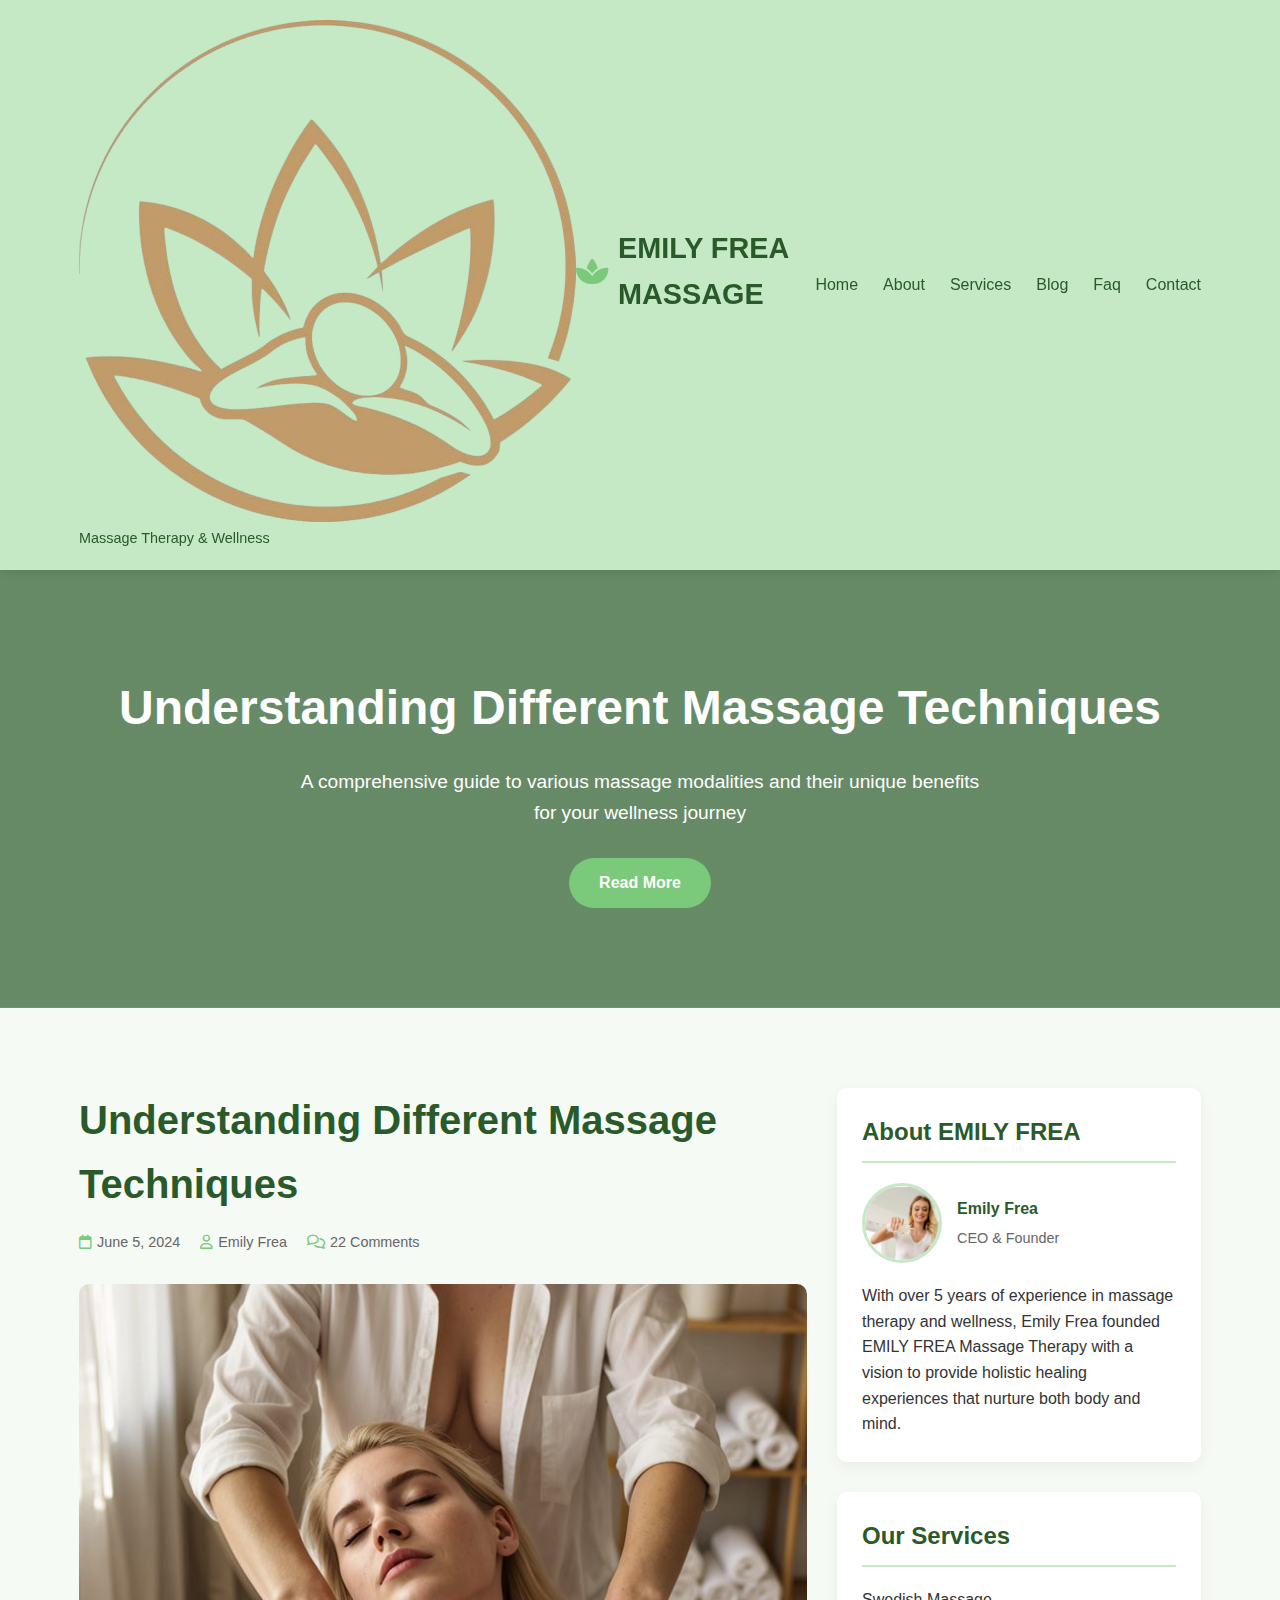
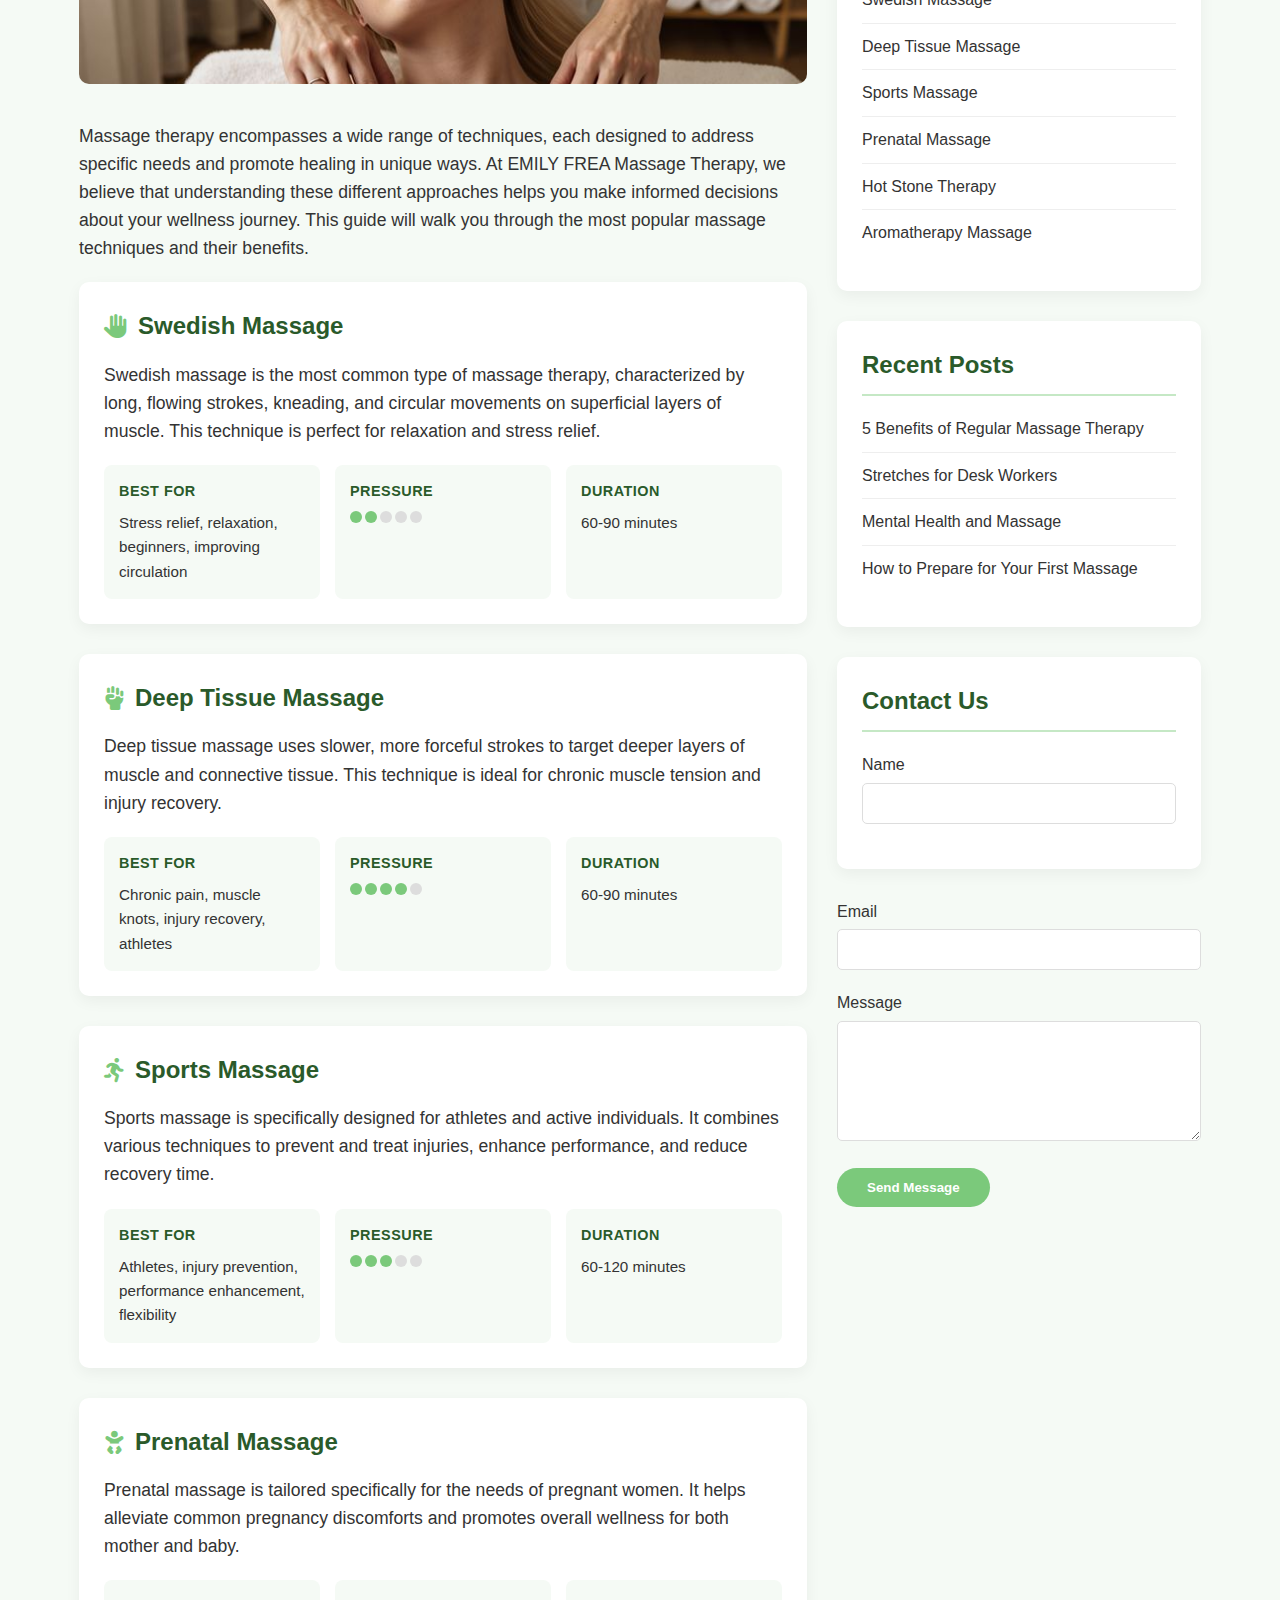
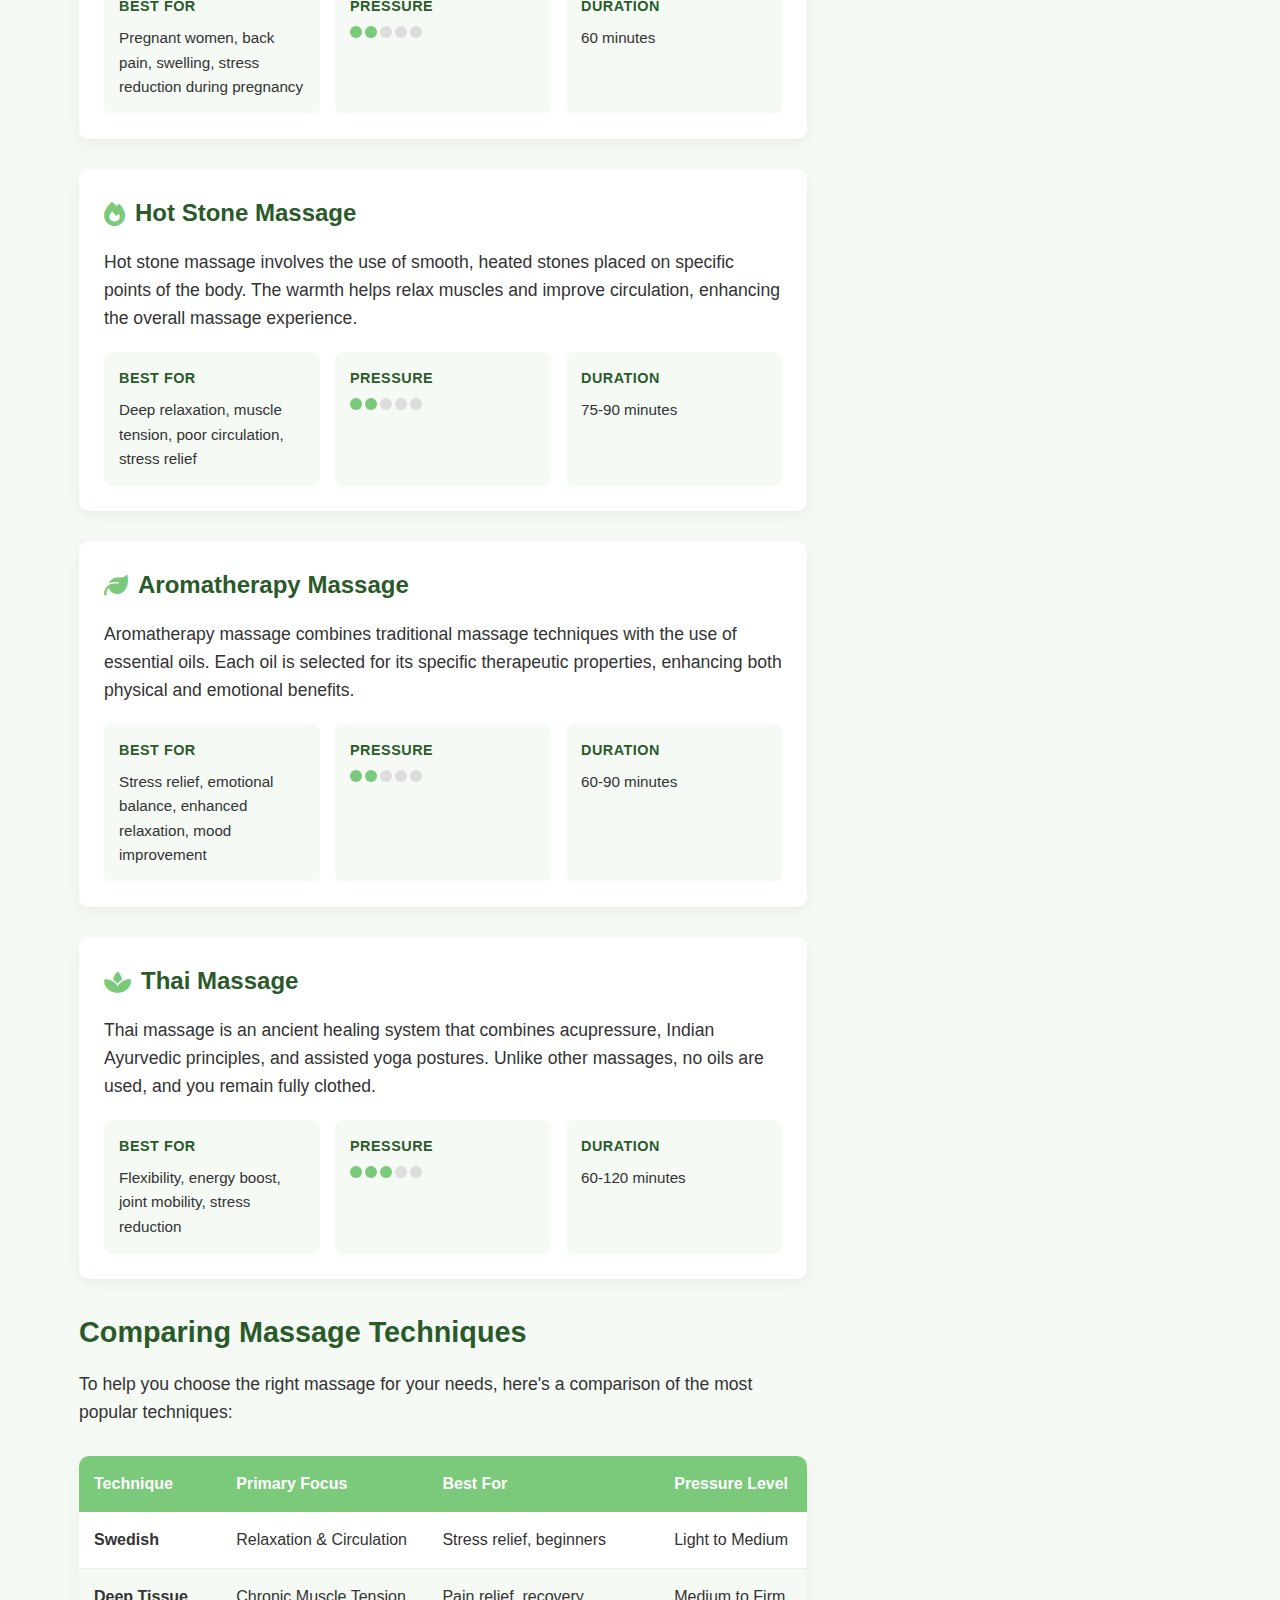
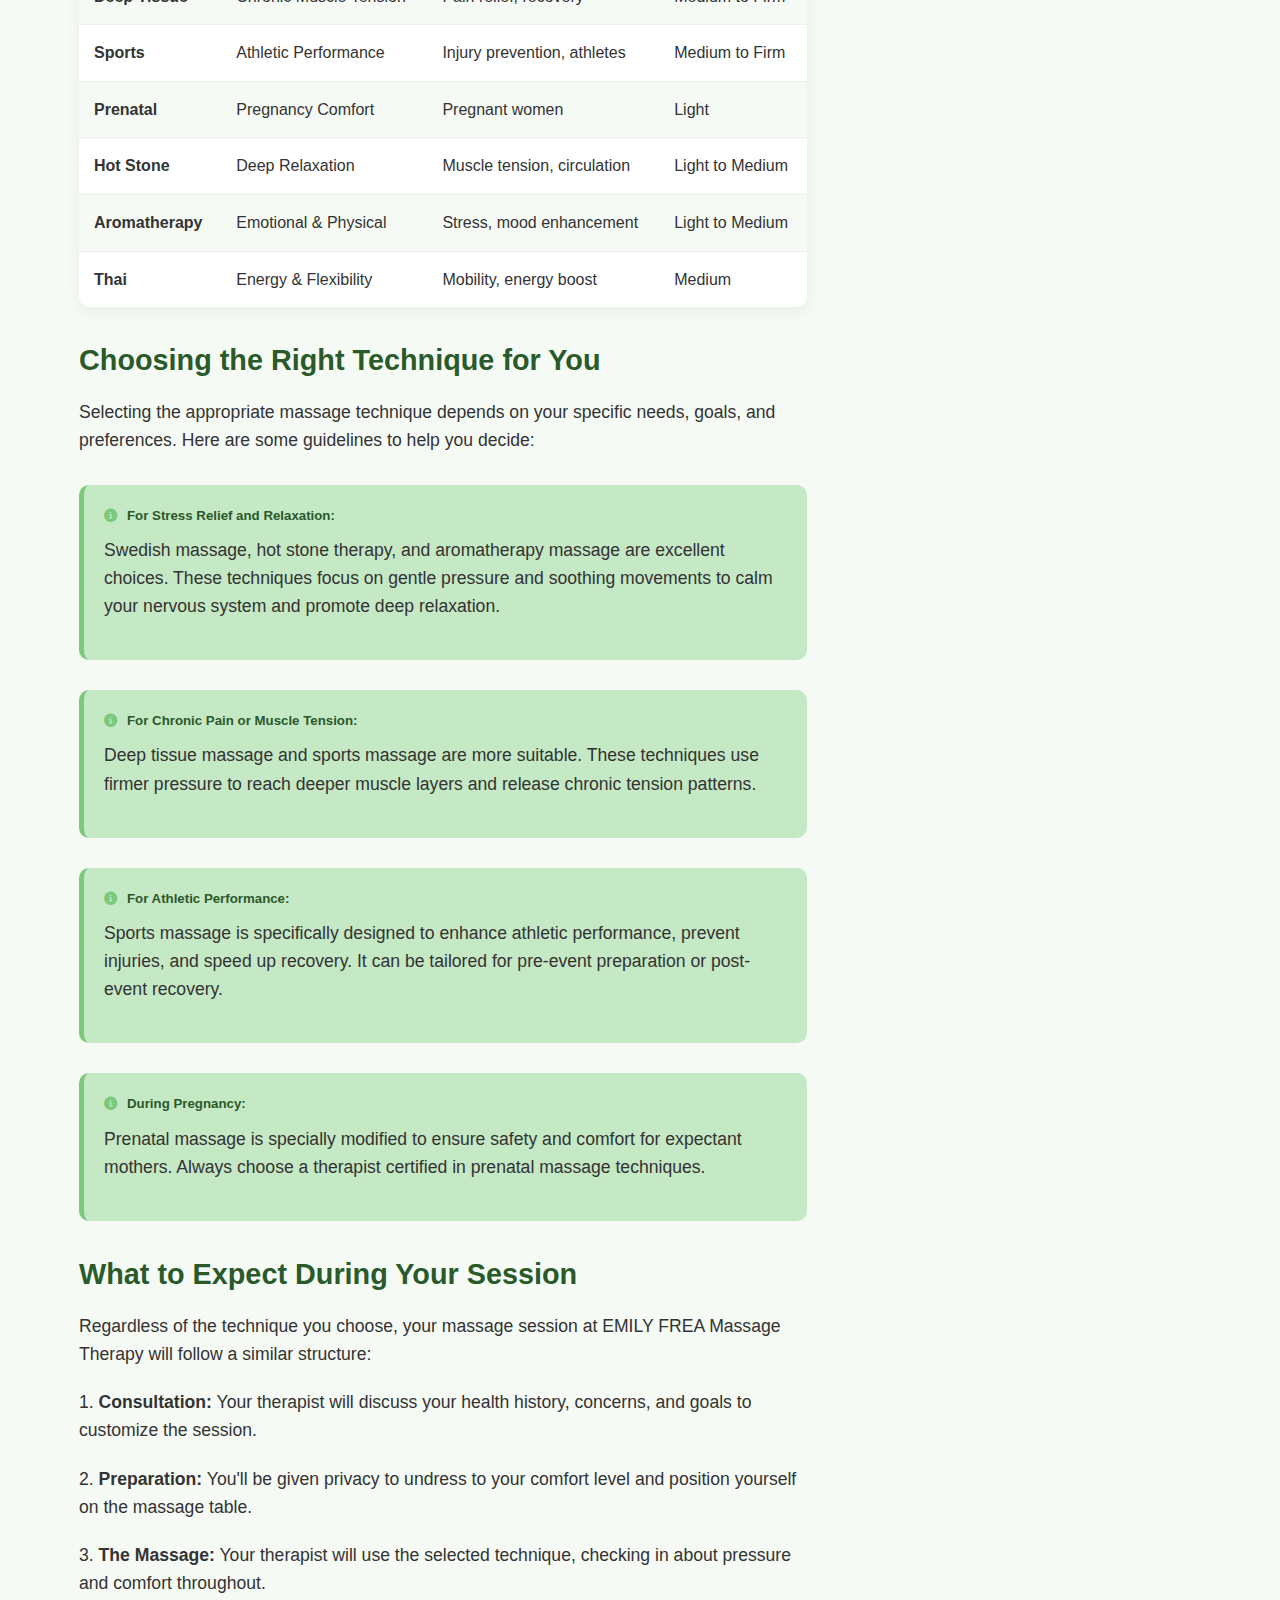
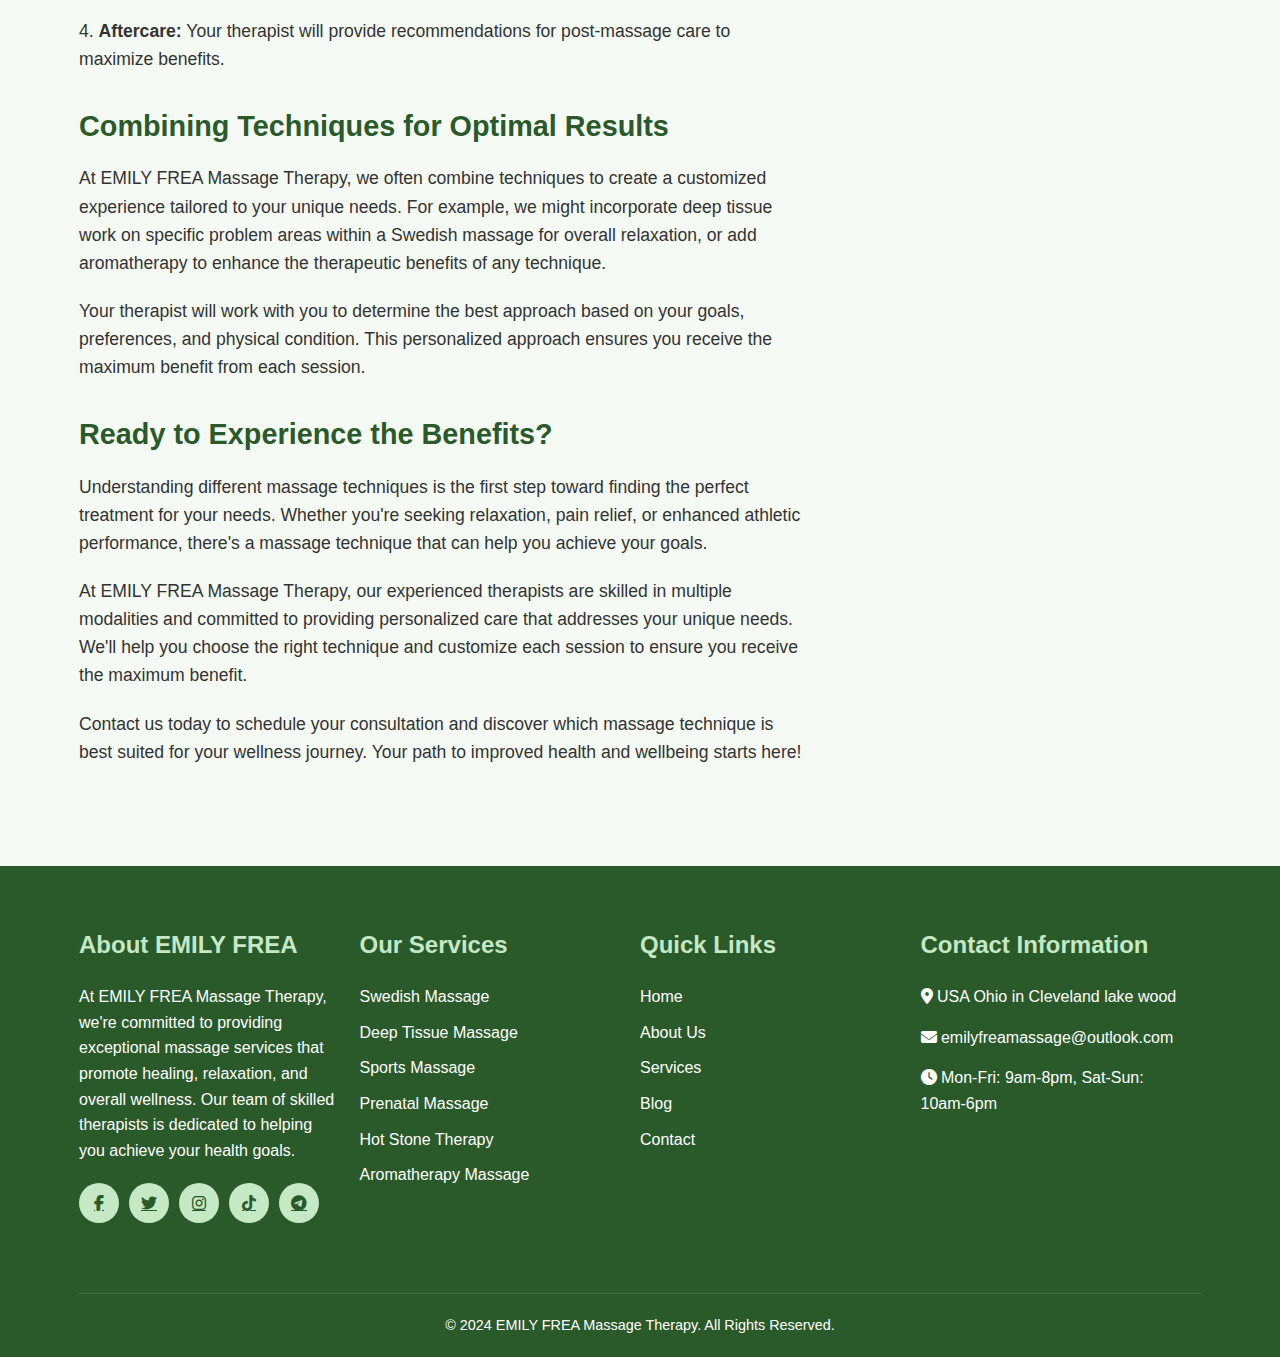
<file: 4.html>
<!DOCTYPE html>
<html lang="en">
<head>
    <meta charset="UTF-8">
    <meta name="viewport" content="width=device-width, initial-scale=1.0">
    <title>EMILY FREA Massage Therapy - Understanding Different Massage Techniques</title>
    <link rel="stylesheet" href="https://cdnjs.cloudflare.com/ajax/libs/font-awesome/6.4.0/css/all.min.css">
    <style>
        :root {
            --primary-color: #c5e8c5; /* Light green from your image */
            --secondary-color: #a8d5a8;
            --accent-color: #7bc97b;
            --dark-color: #2a5a2a;
            --light-color: #f5faf5;
            --text-color: #333;
        }
        
        * {
            margin: 0;
            padding: 0;
            box-sizing: border-box;
            font-family: 'Segoe UI', Tahoma, Geneva, Verdana, sans-serif;
        }
        
        body {
            background-color: var(--light-color);
            color: var(--text-color);
            line-height: 1.6;
        }
        
        .container {
            width: 90%;
            max-width: 1200px;
            margin: 0 auto;
            padding: 0 15px;
        }
        
        /* Header Styles */
        header {
            background-color: var(--primary-color);
            padding: 20px 0;
            box-shadow: 0 2px 10px rgba(0,0,0,0.1);
            position: sticky;
            top: 0;
            z-index: 100;
        }
        
        .header-content {
            display: flex;
            justify-content: space-between;
            align-items: center;
        }
        
        .logo {
            font-size: 1.8rem;
            font-weight: bold;
            color: var(--dark-color);
            text-decoration: none;
            display: flex;
            align-items: center;
        }
        
        .logo i {
            margin-right: 10px;
            color: var(--accent-color);
        }
        
        .tagline {
            font-size: 0.9rem;
            color: var(--dark-color);
            margin-top: 5px;
        }
        
        nav ul {
            display: flex;
            list-style: none;
        }
        
        nav ul li {
            margin-left: 25px;
        }
        
        nav ul li a {
            text-decoration: none;
            color: var(--dark-color);
            font-weight: 500;
            transition: color 0.3s;
            position: relative;
        }
        
        nav ul li a:hover {
            color: var(--accent-color);
        }
        
        nav ul li a::after {
            content: '';
            position: absolute;
            width: 0;
            height: 2px;
            bottom: -5px;
            left: 0;
            background-color: var(--accent-color);
            transition: width 0.3s;
        }
        
        nav ul li a:hover::after {
            width: 100%;
        }
        
        /* Mobile Menu */
        .mobile-menu-btn {
            display: none;
            background: none;
            border: none;
            font-size: 1.5rem;
            color: var(--dark-color);
            cursor: pointer;
        }
        
        /* Hero Section */
        .hero {
            background: linear-gradient(rgba(42, 90, 42, 0.7), rgba(42, 90, 42, 0.7)), url('https://picsum.photos/seed/massage-techniques/1200/600.jpg');
            background-size: cover;
            background-position: center;
            color: white;
            padding: 100px 0;
            text-align: center;
        }
        
        .hero h1 {
            font-size: 3rem;
            margin-bottom: 20px;
        }
        
        .hero p {
            font-size: 1.2rem;
            max-width: 700px;
            margin: 0 auto 30px;
        }
        
        .btn {
            display: inline-block;
            background-color: var(--accent-color);
            color: white;
            padding: 12px 30px;
            border-radius: 30px;
            text-decoration: none;
            font-weight: bold;
            transition: all 0.3s;
            border: none;
            cursor: pointer;
        }
        
        .btn:hover {
            background-color: var(--dark-color);
            transform: translateY(-3px);
            box-shadow: 0 10px 20px rgba(0,0,0,0.1);
        }
        
        /* Blog Post Section */
        .blog-post {
            padding: 80px 0;
        }
        
        .blog-content {
            display: flex;
            flex-wrap: wrap;
            gap: 30px;
        }
        
        .main-content {
            flex: 2;
            min-width: 300px;
        }
        
        .sidebar {
            flex: 1;
            min-width: 300px;
        }
        
        .blog-header {
            margin-bottom: 30px;
        }
        
        .blog-header h2 {
            font-size: 2.5rem;
            color: var(--dark-color);
            margin-bottom: 15px;
        }
        
        .blog-meta {
            display: flex;
            align-items: center;
            margin-bottom: 20px;
            color: #666;
            font-size: 0.9rem;
        }
        
        .blog-meta span {
            margin-right: 20px;
            display: flex;
            align-items: center;
        }
        
        .blog-meta i {
            margin-right: 5px;
            color: var(--accent-color);
        }
        
        .blog-image {
            width: 100%;
            height: 400px;
            object-fit: cover;
            border-radius: 10px;
            margin-bottom: 30px;
        }
        
        .blog-body h3 {
            font-size: 1.8rem;
            color: var(--dark-color);
            margin: 30px 0 15px;
        }
        
        .blog-body p {
            margin-bottom: 20px;
            font-size: 1.1rem;
        }
        
        .technique-card {
            background-color: white;
            border-radius: 10px;
            padding: 25px;
            margin-bottom: 30px;
            box-shadow: 0 5px 15px rgba(0,0,0,0.05);
            transition: transform 0.3s, box-shadow 0.3s;
        }
        
        .technique-card:hover {
            transform: translateY(-5px);
            box-shadow: 0 10px 25px rgba(0,0,0,0.1);
        }
        
        .technique-card h4 {
            font-size: 1.5rem;
            color: var(--dark-color);
            margin-bottom: 15px;
            display: flex;
            align-items: center;
        }
        
        .technique-card h4 i {
            margin-right: 10px;
            color: var(--accent-color);
        }
        
        .technique-details {
            display: flex;
            flex-wrap: wrap;
            gap: 15px;
            margin-top: 15px;
        }
        
        .technique-detail {
            flex: 1;
            min-width: 200px;
            background-color: var(--light-color);
            padding: 15px;
            border-radius: 8px;
        }
        
        .technique-detail h5 {
            color: var(--dark-color);
            margin-bottom: 8px;
            font-size: 0.9rem;
            text-transform: uppercase;
            letter-spacing: 0.5px;
        }
        
        .technique-detail p {
            font-size: 0.95rem;
            margin-bottom: 0;
        }
        
        .comparison-table {
            width: 100%;
            border-collapse: collapse;
            margin: 30px 0;
            background-color: white;
            border-radius: 10px;
            overflow: hidden;
            box-shadow: 0 5px 15px rgba(0,0,0,0.05);
        }
        
        .comparison-table th {
            background-color: var(--accent-color);
            color: white;
            padding: 15px;
            text-align: left;
        }
        
        .comparison-table td {
            padding: 15px;
            border-bottom: 1px solid #eee;
        }
        
        .comparison-table tr:last-child td {
            border-bottom: none;
        }
        
        .comparison-table tr:nth-child(even) {
            background-color: var(--light-color);
        }
        
        .pressure-indicator {
            display: flex;
            align-items: center;
            gap: 3px;
        }
        
        .pressure-dot {
            width: 12px;
            height: 12px;
            border-radius: 50%;
            background-color: #ddd;
        }
        
        .pressure-dot.active {
            background-color: var(--accent-color);
        }
        
        .info-box {
            background-color: var(--primary-color);
            padding: 20px;
            border-radius: 10px;
            margin: 30px 0;
            border-left: 5px solid var(--accent-color);
        }
        
        .info-box h5 {
            color: var(--dark-color);
            margin-bottom: 10px;
            display: flex;
            align-items: center;
        }
        
        .info-box h5 i {
            margin-right: 10px;
            color: var(--accent-color);
        }
        
        /* Sidebar Styles */
        .sidebar-widget {
            background-color: white;
            border-radius: 10px;
            padding: 25px;
            margin-bottom: 30px;
            box-shadow: 0 5px 15px rgba(0,0,0,0.05);
        }
        
        .sidebar-widget h3 {
            font-size: 1.5rem;
            color: var(--dark-color);
            margin-bottom: 20px;
            padding-bottom: 10px;
            border-bottom: 2px solid var(--primary-color);
        }
        
        .sidebar-widget ul {
            list-style: none;
        }
        
        .sidebar-widget ul li {
            margin-bottom: 10px;
            padding-bottom: 10px;
            border-bottom: 1px solid #eee;
        }
        
        .sidebar-widget ul li:last-child {
            border-bottom: none;
        }
        
        .sidebar-widget ul li a {
            color: var(--text-color);
            text-decoration: none;
            transition: color 0.3s;
        }
        
        .sidebar-widget ul li a:hover {
            color: var(--accent-color);
        }
        
        .ceo-profile {
            display: flex;
            align-items: center;
            margin-bottom: 20px;
        }
        
        .ceo-image {
            width: 80px;
            height: 80px;
            border-radius: 50%;
            object-fit: cover;
            margin-right: 15px;
            border: 3px solid var(--primary-color);
        }
        
        .ceo-info h4 {
            color: var(--dark-color);
            margin-bottom: 5px;
        }
        
        .ceo-info p {
            font-size: 0.9rem;
            color: #666;
        }
        
        /* Footer Styles */
        footer {
            background-color: var(--dark-color);
            color: white;
            padding: 60px 0 20px;
        }
        
        .footer-content {
            display: flex;
            flex-wrap: wrap;
            justify-content: space-between;
            margin-bottom: 40px;
        }
        
        .footer-section {
            flex: 1;
            min-width: 250px;
            margin-bottom: 30px;
            padding-right: 20px;
        }
        
        .footer-section h3 {
            font-size: 1.5rem;
            margin-bottom: 20px;
            color: var(--primary-color);
        }
        
        .footer-section p {
            margin-bottom: 15px;
        }
        
        .footer-section ul {
            list-style: none;
        }
        
        .footer-section ul li {
            margin-bottom: 10px;
        }
        
        .footer-section ul li a {
            color: white;
            text-decoration: none;
            transition: color 0.3s;
        }
        
        .footer-section ul li a:hover {
            color: var(--primary-color);
        }
        
        .social-links {
            display: flex;
            margin-top: 20px;
        }
        
        .social-links a {
            display: flex;
            align-items: center;
            justify-content: center;
            width: 40px;
            height: 40px;
            background-color: var(--primary-color);
            color: var(--dark-color);
            border-radius: 50%;
            margin-right: 10px;
            transition: all 0.3s;
        }
        
        .social-links a:hover {
            background-color: var(--accent-color);
            transform: translateY(-3px);
        }
        
        .copyright {
            text-align: center;
            padding-top: 20px;
            border-top: 1px solid rgba(255,255,255,0.1);
            font-size: 0.9rem;
        }
        
        /* Contact Form */
        .contact-form {
            margin-top: 20px;
        }
        
        .form-group {
            margin-bottom: 20px;
        }
        
        .form-group label {
            display: block;
            margin-bottom: 5px;
            font-weight: 500;
        }
        
        .form-group input,
        .form-group textarea {
            width: 100%;
            padding: 12px;
            border: 1px solid #ddd;
            border-radius: 5px;
            font-family: inherit;
        }
        
        .form-group textarea {
            resize: vertical;
            min-height: 120px;
        }
        
        /* Responsive Styles */
        @media (max-width: 768px) {
            .mobile-menu-btn {
                display: block;
            }
            
            nav {
                display: none;
                position: absolute;
                top: 100%;
                left: 0;
                width: 100%;
                background-color: var(--primary-color);
                box-shadow: 0 5px 10px rgba(0,0,0,0.1);
            }
            
            nav.active {
                display: block;
            }
            
            nav ul {
                flex-direction: column;
                padding: 20px;
            }
            
            nav ul li {
                margin: 10px 0;
            }
            
            .hero h1 {
                font-size: 2rem;
            }
            
            .blog-content {
                flex-direction: column;
            }
            
            .footer-content {
                flex-direction: column;
            }
            
            .comparison-table {
                font-size: 0.9rem;
            }
            
            .comparison-table th,
            .comparison-table td {
                padding: 10px;
            }
        }
    </style>
</head>
<body>
    <!-- Header -->
    <header>
        <div class="container">
            <div class="header-content">
                <div>
                    <a href="images/logo.png" class="logo">
                        <!-- Logo placeholder - you can replace this with your actual logo -->
                        <img src="images/logo.png" alt="EMILY FREA Logo" class="logo-img">
                        <i class="fas fa-spa"></i> EMILY FREA MASSAGE
                    </a>
                    <div class="tagline">Massage Therapy & Wellness</div>
                </div>
                <button class="mobile-menu-btn" id="mobileMenuBtn">
                    <i class="fas fa-bars"></i>
                </button>
                <nav id="mainNav">
                    <ul>
                        <li><a href="index.html">Home</a></li>
                        <li><a href="about.html">About</a></li>
                        <li><a href="services.html">Services</a></li>
                        <li><a href="blog.html">Blog</a></li>
                        <li><a href="faq.html">Faq</a></li>
                        <li><a href="contact.html">Contact</a></li>
                    </ul>
                </nav>
            </div>
        </div>
    </header>

    <!-- Hero Section -->
    <section class="hero" id="home">
        <div class="container">
            <h1>Understanding Different Massage Techniques</h1>
            <p>A comprehensive guide to various massage modalities and their unique benefits for your wellness journey</p>
            <a href="4.html" class="btn">Read More</a>
        </div>
    </section>

    <!-- Blog Post Section -->
    <section class="blog-post" id="blog">
        <div class="container">
            <div class="blog-content">
                <div class="main-content">
                    <div class="blog-header">
                        <h2>Understanding Different Massage Techniques</h2>
                        <div class="blog-meta">
                            <span><i class="far fa-calendar"></i> June 5, 2024</span>
                            <span><i class="far fa-user"></i> Emily Frea</span>
                            <span><i class="far fa-comments"></i> 22 Comments</span>
                        </div>
                    </div>
                    
                    <img src="images/Intimate massage · Elegance in open shirt.jpg" alt="Massage Techniques" class="blog-image">
                    
                    <div class="blog-body">
                        <p>Massage therapy encompasses a wide range of techniques, each designed to address specific needs and promote healing in unique ways. At EMILY FREA Massage Therapy, we believe that understanding these different approaches helps you make informed decisions about your wellness journey. This guide will walk you through the most popular massage techniques and their benefits.</p>
                        
                        <div class="technique-card">
                            <h4><i class="fas fa-hand-paper"></i> Swedish Massage</h4>
                            <p>Swedish massage is the most common type of massage therapy, characterized by long, flowing strokes, kneading, and circular movements on superficial layers of muscle. This technique is perfect for relaxation and stress relief.</p>
                            
                            <div class="technique-details">
                                <div class="technique-detail">
                                    <h5>Best For</h5>
                                    <p>Stress relief, relaxation, beginners, improving circulation</p>
                                </div>
                                <div class="technique-detail">
                                    <h5>Pressure</h5>
                                    <div class="pressure-indicator">
                                        <div class="pressure-dot active"></div>
                                        <div class="pressure-dot active"></div>
                                        <div class="pressure-dot"></div>
                                        <div class="pressure-dot"></div>
                                        <div class="pressure-dot"></div>
                                    </div>
                                </div>
                                <div class="technique-detail">
                                    <h5>Duration</h5>
                                    <p>60-90 minutes</p>
                                </div>
                            </div>
                        </div>
                        
                        <div class="technique-card">
                            <h4><i class="fas fa-fist-raised"></i> Deep Tissue Massage</h4>
                            <p>Deep tissue massage uses slower, more forceful strokes to target deeper layers of muscle and connective tissue. This technique is ideal for chronic muscle tension and injury recovery.</p>
                            
                            <div class="technique-details">
                                <div class="technique-detail">
                                    <h5>Best For</h5>
                                    <p>Chronic pain, muscle knots, injury recovery, athletes</p>
                                </div>
                                <div class="technique-detail">
                                    <h5>Pressure</h5>
                                    <div class="pressure-indicator">
                                        <div class="pressure-dot active"></div>
                                        <div class="pressure-dot active"></div>
                                        <div class="pressure-dot active"></div>
                                        <div class="pressure-dot active"></div>
                                        <div class="pressure-dot"></div>
                                    </div>
                                </div>
                                <div class="technique-detail">
                                    <h5>Duration</h5>
                                    <p>60-90 minutes</p>
                                </div>
                            </div>
                        </div>
                        
                        <div class="technique-card">
                            <h4><i class="fas fa-running"></i> Sports Massage</h4>
                            <p>Sports massage is specifically designed for athletes and active individuals. It combines various techniques to prevent and treat injuries, enhance performance, and reduce recovery time.</p>
                            
                            <div class="technique-details">
                                <div class="technique-detail">
                                    <h5>Best For</h5>
                                    <p>Athletes, injury prevention, performance enhancement, flexibility</p>
                                </div>
                                <div class="technique-detail">
                                    <h5>Pressure</h5>
                                    <div class="pressure-indicator">
                                        <div class="pressure-dot active"></div>
                                        <div class="pressure-dot active"></div>
                                        <div class="pressure-dot active"></div>
                                        <div class="pressure-dot"></div>
                                        <div class="pressure-dot"></div>
                                    </div>
                                </div>
                                <div class="technique-detail">
                                    <h5>Duration</h5>
                                    <p>60-120 minutes</p>
                                </div>
                            </div>
                        </div>
                        
                        <div class="technique-card">
                            <h4><i class="fas fa-baby"></i> Prenatal Massage</h4>
                            <p>Prenatal massage is tailored specifically for the needs of pregnant women. It helps alleviate common pregnancy discomforts and promotes overall wellness for both mother and baby.</p>
                            
                            <div class="technique-details">
                                <div class="technique-detail">
                                    <h5>Best For</h5>
                                    <p>Pregnant women, back pain, swelling, stress reduction during pregnancy</p>
                                </div>
                                <div class="technique-detail">
                                    <h5>Pressure</h5>
                                    <div class="pressure-indicator">
                                        <div class="pressure-dot active"></div>
                                        <div class="pressure-dot active"></div>
                                        <div class="pressure-dot"></div>
                                        <div class="pressure-dot"></div>
                                        <div class="pressure-dot"></div>
                                    </div>
                                </div>
                                <div class="technique-detail">
                                    <h5>Duration</h5>
                                    <p>60 minutes</p>
                                </div>
                            </div>
                        </div>
                        
                        <div class="technique-card">
                            <h4><i class="fas fa-fire"></i> Hot Stone Massage</h4>
                            <p>Hot stone massage involves the use of smooth, heated stones placed on specific points of the body. The warmth helps relax muscles and improve circulation, enhancing the overall massage experience.</p>
                            
                            <div class="technique-details">
                                <div class="technique-detail">
                                    <h5>Best For</h5>
                                    <p>Deep relaxation, muscle tension, poor circulation, stress relief</p>
                                </div>
                                <div class="technique-detail">
                                    <h5>Pressure</h5>
                                    <div class="pressure-indicator">
                                        <div class="pressure-dot active"></div>
                                        <div class="pressure-dot active"></div>
                                        <div class="pressure-dot"></div>
                                        <div class="pressure-dot"></div>
                                        <div class="pressure-dot"></div>
                                    </div>
                                </div>
                                <div class="technique-detail">
                                    <h5>Duration</h5>
                                    <p>75-90 minutes</p>
                                </div>
                            </div>
                        </div>
                        
                        <div class="technique-card">
                            <h4><i class="fas fa-leaf"></i> Aromatherapy Massage</h4>
                            <p>Aromatherapy massage combines traditional massage techniques with the use of essential oils. Each oil is selected for its specific therapeutic properties, enhancing both physical and emotional benefits.</p>
                            
                            <div class="technique-details">
                                <div class="technique-detail">
                                    <h5>Best For</h5>
                                    <p>Stress relief, emotional balance, enhanced relaxation, mood improvement</p>
                                </div>
                                <div class="technique-detail">
                                    <h5>Pressure</h5>
                                    <div class="pressure-indicator">
                                        <div class="pressure-dot active"></div>
                                        <div class="pressure-dot active"></div>
                                        <div class="pressure-dot"></div>
                                        <div class="pressure-dot"></div>
                                        <div class="pressure-dot"></div>
                                    </div>
                                </div>
                                <div class="technique-detail">
                                    <h5>Duration</h5>
                                    <p>60-90 minutes</p>
                                </div>
                            </div>
                        </div>
                        
                        <div class="technique-card">
                            <h4><i class="fas fa-spa"></i> Thai Massage</h4>
                            <p>Thai massage is an ancient healing system that combines acupressure, Indian Ayurvedic principles, and assisted yoga postures. Unlike other massages, no oils are used, and you remain fully clothed.</p>
                            
                            <div class="technique-details">
                                <div class="technique-detail">
                                    <h5>Best For</h5>
                                    <p>Flexibility, energy boost, joint mobility, stress reduction</p>
                                </div>
                                <div class="technique-detail">
                                    <h5>Pressure</h5>
                                    <div class="pressure-indicator">
                                        <div class="pressure-dot active"></div>
                                        <div class="pressure-dot active"></div>
                                        <div class="pressure-dot active"></div>
                                        <div class="pressure-dot"></div>
                                        <div class="pressure-dot"></div>
                                    </div>
                                </div>
                                <div class="technique-detail">
                                    <h5>Duration</h5>
                                    <p>60-120 minutes</p>
                                </div>
                            </div>
                        </div>
                        
                        <h3>Comparing Massage Techniques</h3>
                        <p>To help you choose the right massage for your needs, here's a comparison of the most popular techniques:</p>
                        
                        <table class="comparison-table">
                            <thead>
                                <tr>
                                    <th>Technique</th>
                                    <th>Primary Focus</th>
                                    <th>Best For</th>
                                    <th>Pressure Level</th>
                                </tr>
                            </thead>
                            <tbody>
                                <tr>
                                    <td><strong>Swedish</strong></td>
                                    <td>Relaxation & Circulation</td>
                                    <td>Stress relief, beginners</td>
                                    <td>Light to Medium</td>
                                </tr>
                                <tr>
                                    <td><strong>Deep Tissue</strong></td>
                                    <td>Chronic Muscle Tension</td>
                                    <td>Pain relief, recovery</td>
                                    <td>Medium to Firm</td>
                                </tr>
                                <tr>
                                    <td><strong>Sports</strong></td>
                                    <td>Athletic Performance</td>
                                    <td>Injury prevention, athletes</td>
                                    <td>Medium to Firm</td>
                                </tr>
                                <tr>
                                    <td><strong>Prenatal</strong></td>
                                    <td>Pregnancy Comfort</td>
                                    <td>Pregnant women</td>
                                    <td>Light</td>
                                </tr>
                                <tr>
                                    <td><strong>Hot Stone</strong></td>
                                    <td>Deep Relaxation</td>
                                    <td>Muscle tension, circulation</td>
                                    <td>Light to Medium</td>
                                </tr>
                                <tr>
                                    <td><strong>Aromatherapy</strong></td>
                                    <td>Emotional & Physical</td>
                                    <td>Stress, mood enhancement</td>
                                    <td>Light to Medium</td>
                                </tr>
                                <tr>
                                    <td><strong>Thai</strong></td>
                                    <td>Energy & Flexibility</td>
                                    <td>Mobility, energy boost</td>
                                    <td>Medium</td>
                                </tr>
                            </tbody>
                        </table>
                        
                        <h3>Choosing the Right Technique for You</h3>
                        <p>Selecting the appropriate massage technique depends on your specific needs, goals, and preferences. Here are some guidelines to help you decide:</p>
                        
                        <div class="info-box">
                            <h5><i class="fas fa-info-circle"></i> For Stress Relief and Relaxation:</h5>
                            <p>Swedish massage, hot stone therapy, and aromatherapy massage are excellent choices. These techniques focus on gentle pressure and soothing movements to calm your nervous system and promote deep relaxation.</p>
                        </div>
                        
                        <div class="info-box">
                            <h5><i class="fas fa-info-circle"></i> For Chronic Pain or Muscle Tension:</h5>
                            <p>Deep tissue massage and sports massage are more suitable. These techniques use firmer pressure to reach deeper muscle layers and release chronic tension patterns.</p>
                        </div>
                        
                        <div class="info-box">
                            <h5><i class="fas fa-info-circle"></i> For Athletic Performance:</h5>
                            <p>Sports massage is specifically designed to enhance athletic performance, prevent injuries, and speed up recovery. It can be tailored for pre-event preparation or post-event recovery.</p>
                        </div>
                        
                        <div class="info-box">
                            <h5><i class="fas fa-info-circle"></i> During Pregnancy:</h5>
                            <p>Prenatal massage is specially modified to ensure safety and comfort for expectant mothers. Always choose a therapist certified in prenatal massage techniques.</p>
                        </div>
                        
                        <h3>What to Expect During Your Session</h3>
                        <p>Regardless of the technique you choose, your massage session at EMILY FREA Massage Therapy will follow a similar structure:</p>
                        <p>1. <strong>Consultation:</strong> Your therapist will discuss your health history, concerns, and goals to customize the session.</p>
                        <p>2. <strong>Preparation:</strong> You'll be given privacy to undress to your comfort level and position yourself on the massage table.</p>
                        <p>3. <strong>The Massage:</strong> Your therapist will use the selected technique, checking in about pressure and comfort throughout.</p>
                        <p>4. <strong>Aftercare:</strong> Your therapist will provide recommendations for post-massage care to maximize benefits.</p>
                        
                        <h3>Combining Techniques for Optimal Results</h3>
                        <p>At EMILY FREA Massage Therapy, we often combine techniques to create a customized experience tailored to your unique needs. For example, we might incorporate deep tissue work on specific problem areas within a Swedish massage for overall relaxation, or add aromatherapy to enhance the therapeutic benefits of any technique.</p>
                        <p>Your therapist will work with you to determine the best approach based on your goals, preferences, and physical condition. This personalized approach ensures you receive the maximum benefit from each session.</p>
                        
                        <h3>Ready to Experience the Benefits?</h3>
                        <p>Understanding different massage techniques is the first step toward finding the perfect treatment for your needs. Whether you're seeking relaxation, pain relief, or enhanced athletic performance, there's a massage technique that can help you achieve your goals.</p>
                        <p>At EMILY FREA Massage Therapy, our experienced therapists are skilled in multiple modalities and committed to providing personalized care that addresses your unique needs. We'll help you choose the right technique and customize each session to ensure you receive the maximum benefit.</p>
                        <p>Contact us today to schedule your consultation and discover which massage technique is best suited for your wellness journey. Your path to improved health and wellbeing starts here!</p>
                    </div>
                </div>
                
                <div class="sidebar">
                    <div class="sidebar-widget">
                        <h3>About EMILY FREA</h3>
                        <div class="ceo-profile">
                            <img src="images/emily frea.jpeg" alt="Emily Frea" class="ceo-image">
                            <div class="ceo-info">
                                <h4>Emily Frea</h4>
                                <p>CEO & Founder</p>
                            </div>
                        </div>
                        <p>With over 5 years of experience in massage therapy and wellness, Emily Frea founded EMILY FREA Massage Therapy with a vision to provide holistic healing experiences that nurture both body and mind.</p>
                    </div>
                    
                    <div class="sidebar-widget">
                        <h3>Our Services</h3>
                        <ul>
                            <li><a href="services.html#swedish">Swedish Massage</a></li>
                            <li><a href="services.html#deep-tissue">Deep Tissue Massage</a></li>
                            <li><a href="services.html#sports">Sports Massage</a></li>
                            <li><a href="#services">Prenatal Massage</a></li>
                            <li><a href="services.html#hot-stone">Hot Stone Therapy</a></li>
                            <li><a href="services.html#aromatherapy">Aromatherapy Massage</a></li>
                        </ul>
                    </div>
                    
                    <div class="sidebar-widget">
                        <h3>Recent Posts</h3>
                        <ul>
                            <li><a href="blog-post.html">5 Benefits of Regular Massage Therapy</a></li>
                            <li><a href="2.html">Stretches for Desk Workers</a></li>
                            <li><a href="3.html">Mental Health and Massage</a></li>
                            <li><a href="3.html">How to Prepare for Your First Massage</a></li>
                        </ul>
                    </div>
                    
                    <div class="sidebar-widget" id="contact">
                        <h3>Contact Us</h3>
                        <form
                        action="https://formspree.io/f/xldpvwgw"
                        method="POST"
                            
                            <div class="form-group">
                                <label for="name">Name</label>
                                <input type="text" id="name" name="name" required>
                            </div>
                            <div class="form-group">
                                <label for="email">Email</label>
                                <input type="email" id="email" name="email" required>
                            </div>
                            <div class="form-group">
                                <label for="message">Message</label>
                                <textarea id="message" name="message" required></textarea>
                            </div>
                            <button type="submit" class="btn">Send Message</button>
                        </form>
                    </div>
                </div>
            </div>
        </div>
    </section>

    <!-- Footer -->
    <footer>
        <div class="container">
            <div class="footer-content">
                <div class="footer-section" id="about">
                    <h3>About EMILY FREA</h3>
                    <p>At EMILY FREA Massage Therapy, we're committed to providing exceptional massage services that promote healing, relaxation, and overall wellness. Our team of skilled therapists is dedicated to helping you achieve your health goals.</p>
                    <div class="social-links">
                        <a href="#"><i class="fab fa-facebook-f"></i></a>
                        <a href="#"><i class="fab fa-twitter"></i></a>
                        <a href="https://www.instagram.com/emilyfreamassage/" target="_blank"><i class="fab fa-instagram"></i></a>
                        <a href="https://www.tiktok.com/@emilyfreamassage" target="_blank"><i class="fab fa-tiktok"></i>
                        <a href="https://t.me/emilyfreamassage" target="_blank"><i class="fab fa-telegram"></i></a>
                    </div>
                </div>
                
                <div class="footer-section" id="services">
                    <h3>Our Services</h3>
                    <ul>
                        <li><a href="#">Swedish Massage</a></li>
                        <li><a href="#">Deep Tissue Massage</a></li>
                        <li><a href="#">Sports Massage</a></li>
                        <li><a href="#">Prenatal Massage</a></li>
                        <li><a href="#">Hot Stone Therapy</a></li>
                        <li><a href="#">Aromatherapy Massage</a></li>
                    </ul>
                </div>
                
                <div class="footer-section">
                    <h3>Quick Links</h3>
                    <ul>
                        <li><a href="#home">Home</a></li>
                        <li><a href="#about">About Us</a></li>
                        <li><a href="#services">Services</a></li>
                        <li><a href="#blog">Blog</a></li>
                        <li><a href="#contact">Contact</a></li>
                    </ul>
                </div>
                
                <div class="footer-section">
                    <h3>Contact Information</h3>
                    <p><i class="fas fa-map-marker-alt"></i> USA Ohio in Cleveland lake wood</p>
                    <p><i class="fas fa-envelope"></i> emilyfreamassage@outlook.com</p>
                    <p><i class="fas fa-clock"></i> Mon-Fri: 9am-8pm, Sat-Sun: 10am-6pm</p>
                </div>
            </div>
            
            <div class="copyright">
                <p>&copy; 2024 EMILY FREA Massage Therapy. All Rights Reserved.</p>
            </div>
        </div>
    </footer>

    <script>
        // Mobile menu toggle
        document.getElementById('mobileMenuBtn').addEventListener('click', function() {
            document.getElementById('mainNav').classList.toggle('active');
        });
        
        // Smooth scrolling for anchor links
        document.querySelectorAll('a[href^="#"]').forEach(anchor => {
            anchor.addEventListener('click', function (e) {
                e.preventDefault();
                
                document.querySelector(this.getAttribute('href')).scrollIntoView({
                    behavior: 'smooth'
                });
                
                // Close mobile menu if open
                document.getElementById('mainNav').classList.remove('active');
            });
        });
        
        // Form submission
        document.querySelector('.contact-form').addEventListener('submit', function(e) {
            e.preventDefault();
            
            // Get form values
            const name = document.getElementById('name').value;
            const email = document.getElementById('email').value;
            const message = document.getElementById('message').value;
            
            // Here you would normally send the data to a server
            // For this example, we'll just show an alert
            alert(`Thank you, ${name}! Your message has been received. We'll contact you at ${email} soon.`);
            
            // Reset form
            this.reset();
        });
    </script>
</body>

</html>
</file>
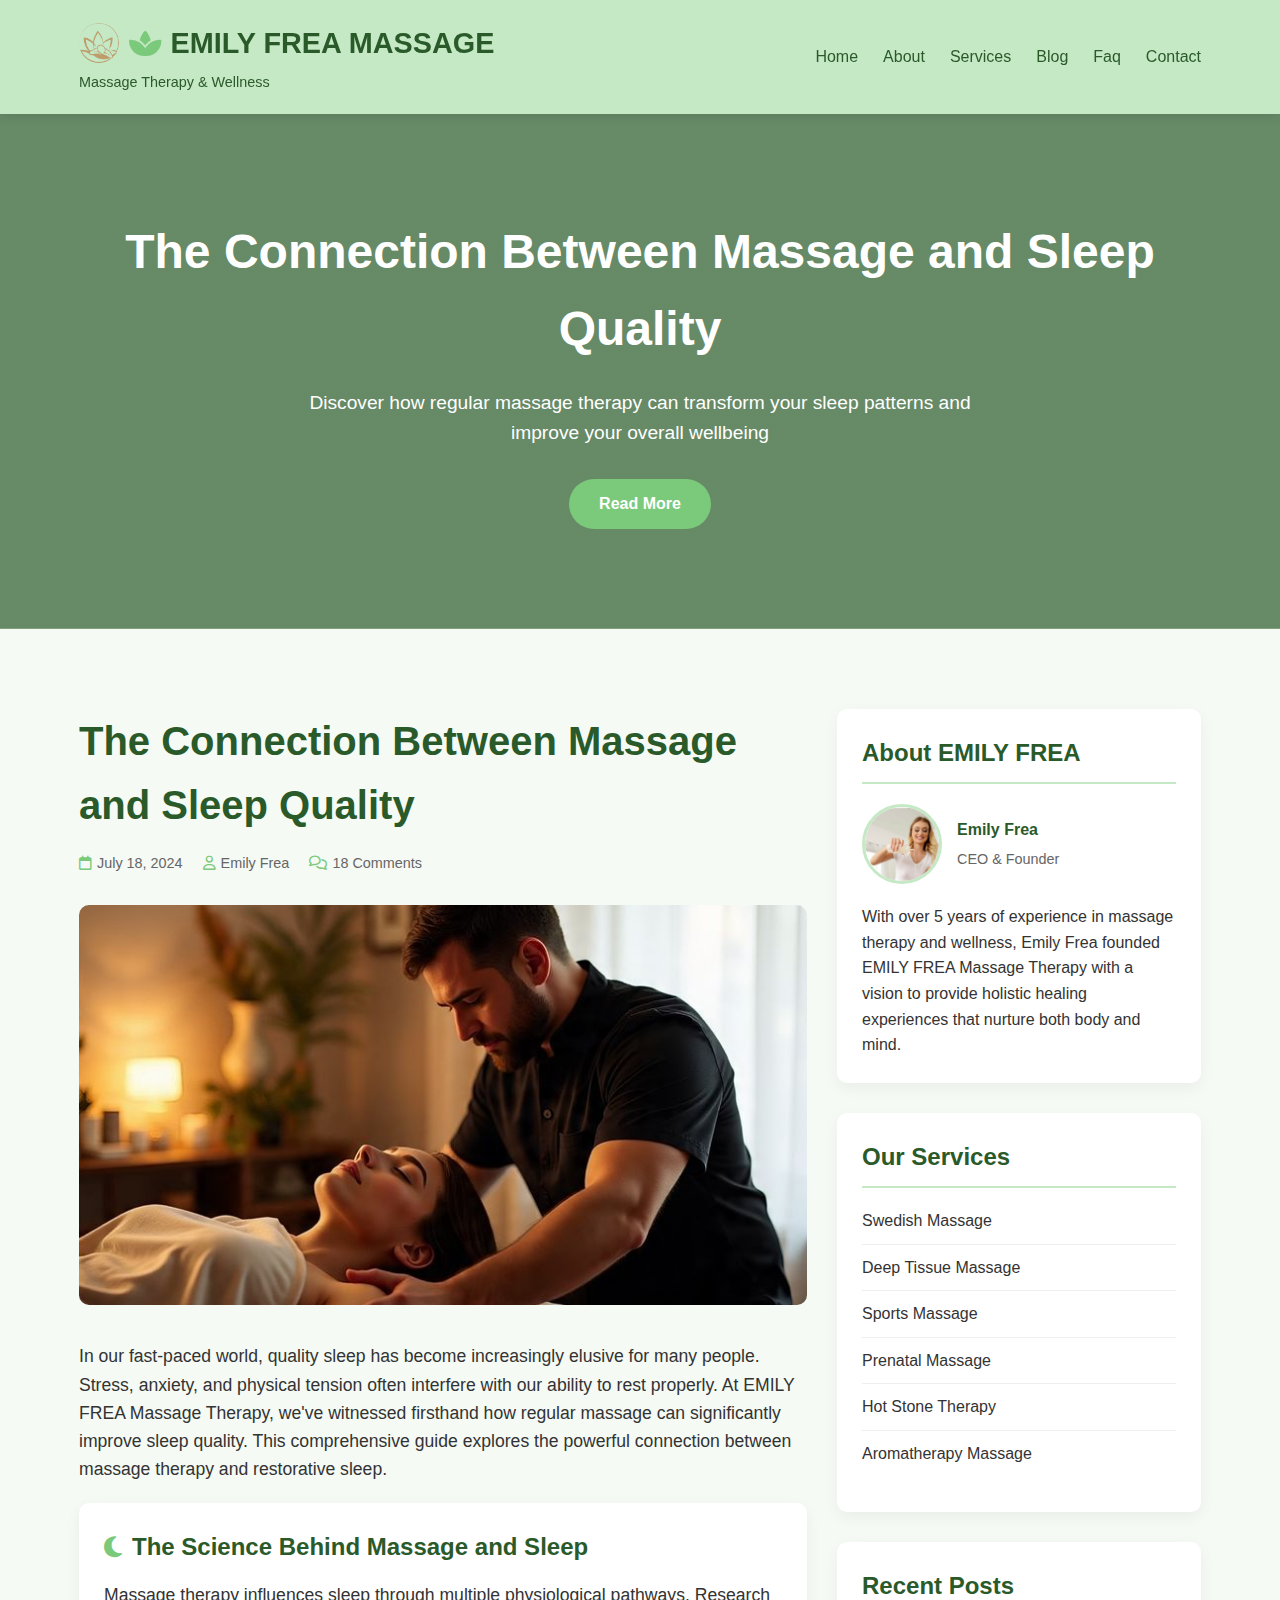
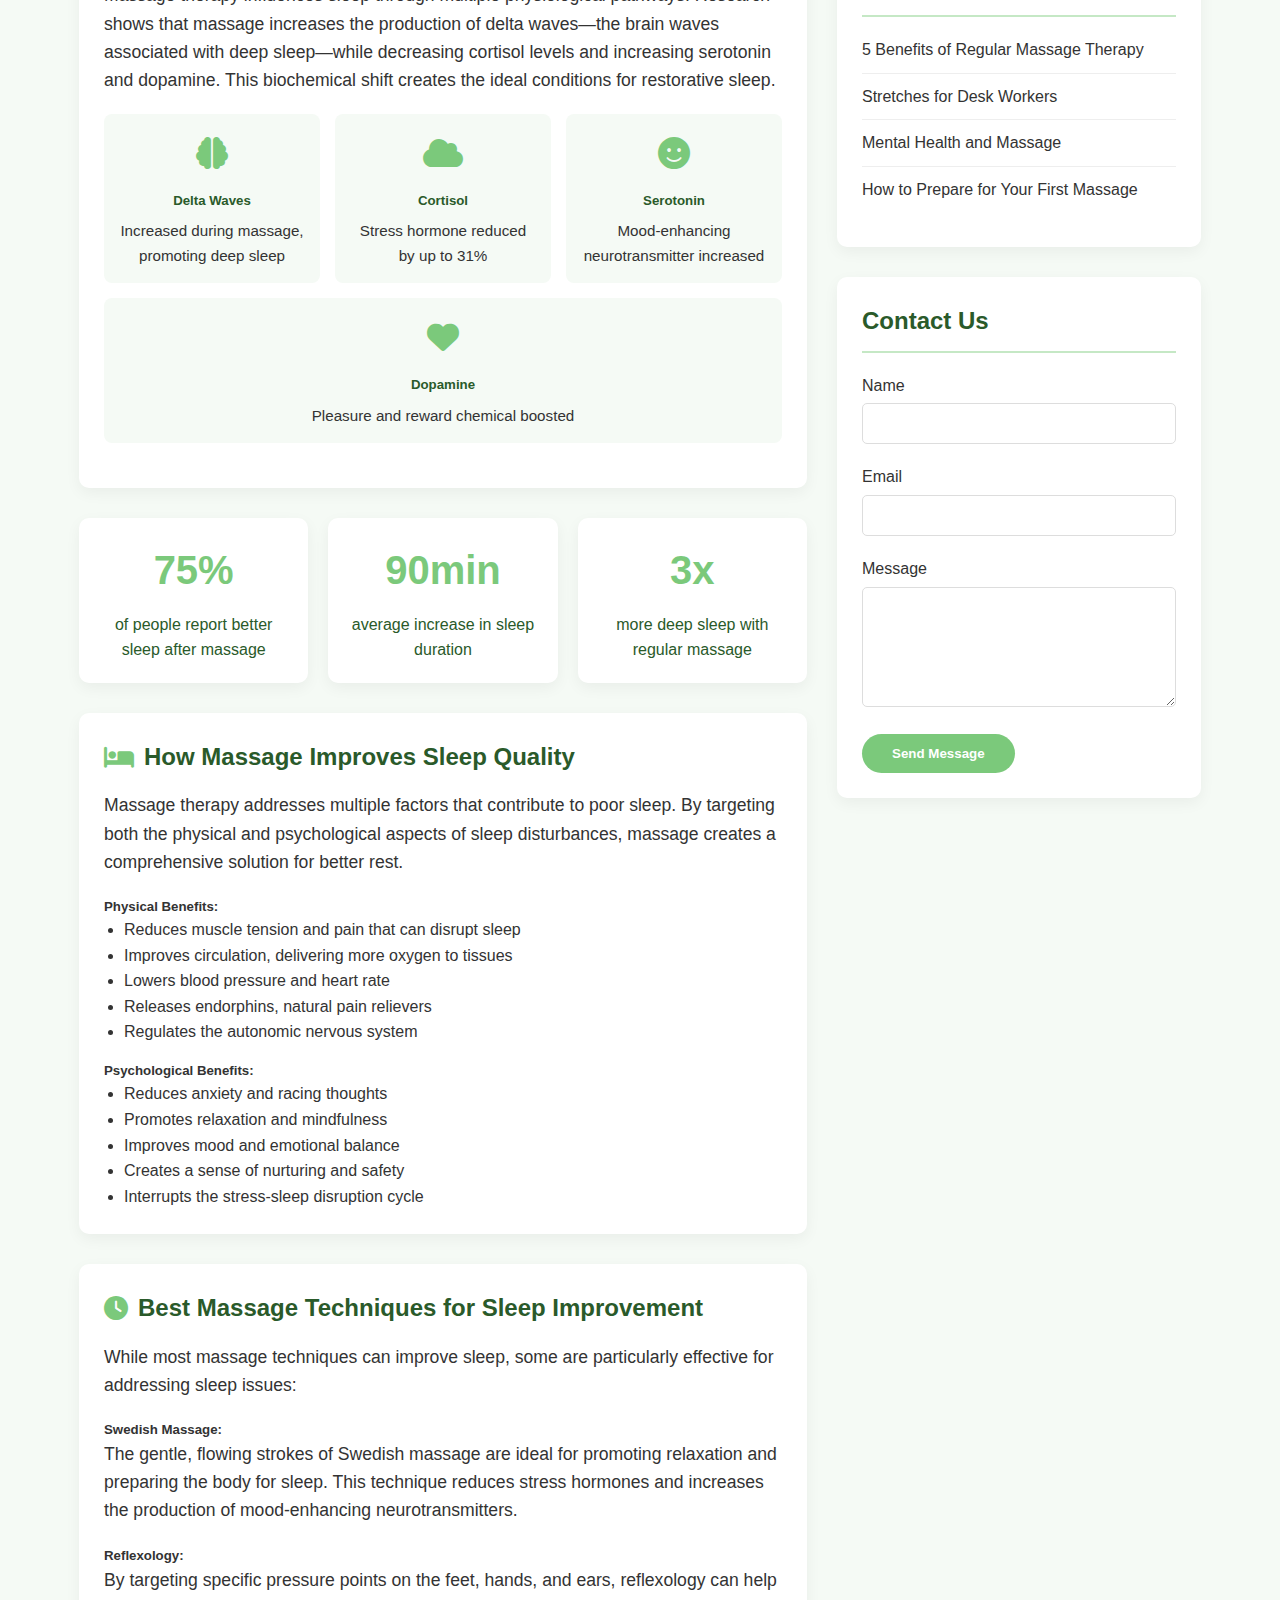
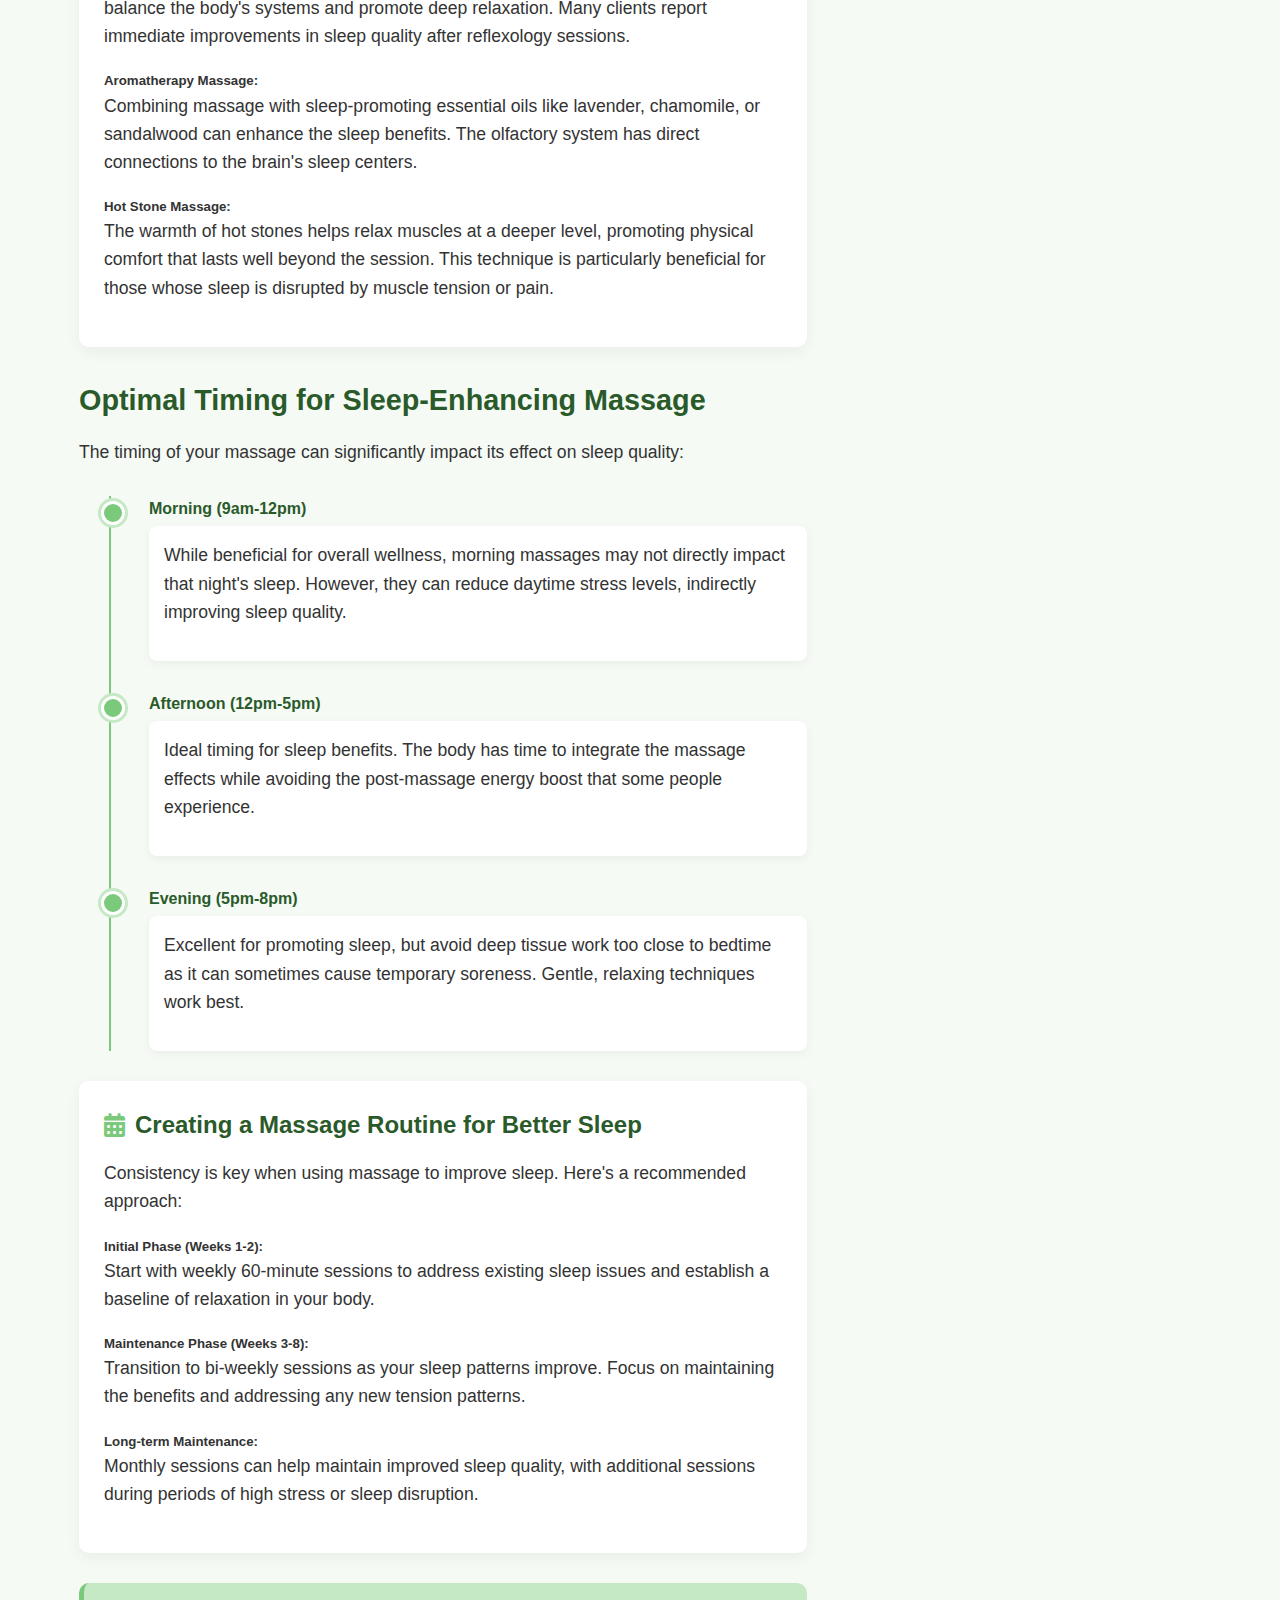
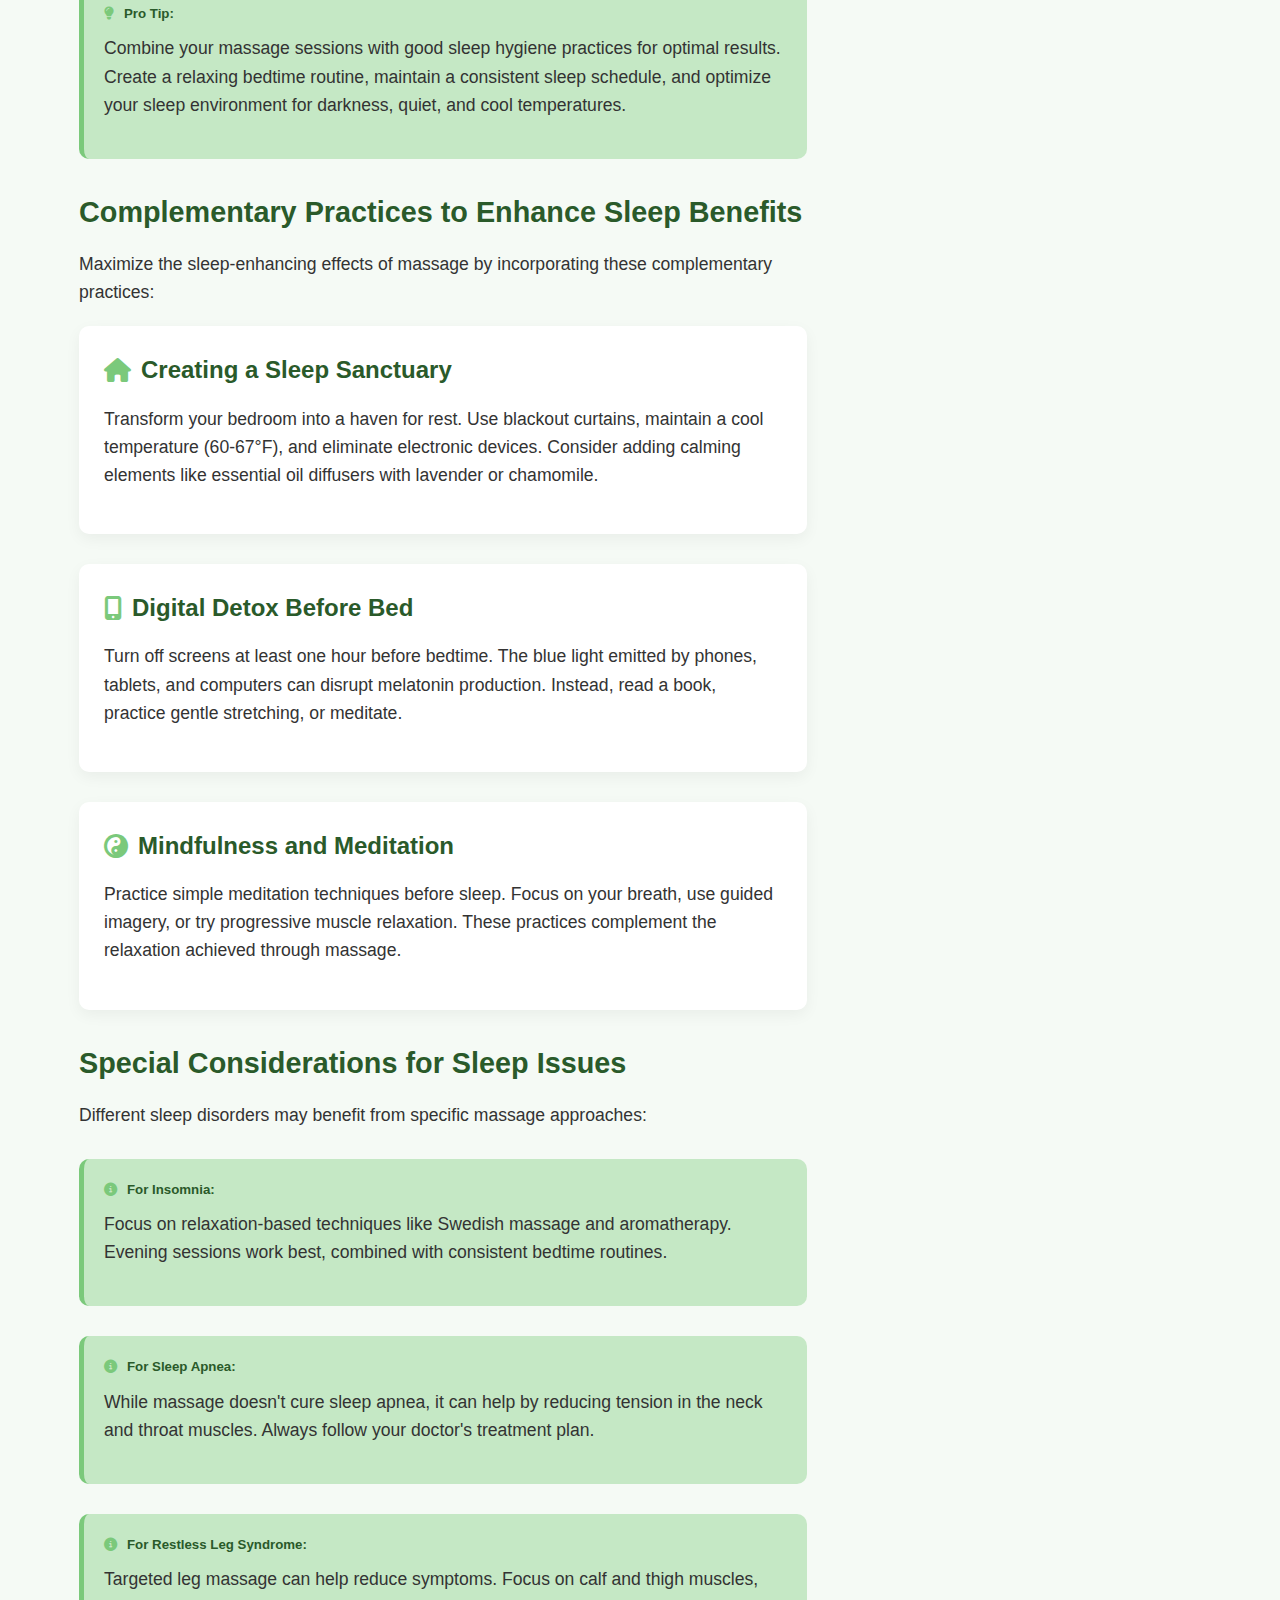
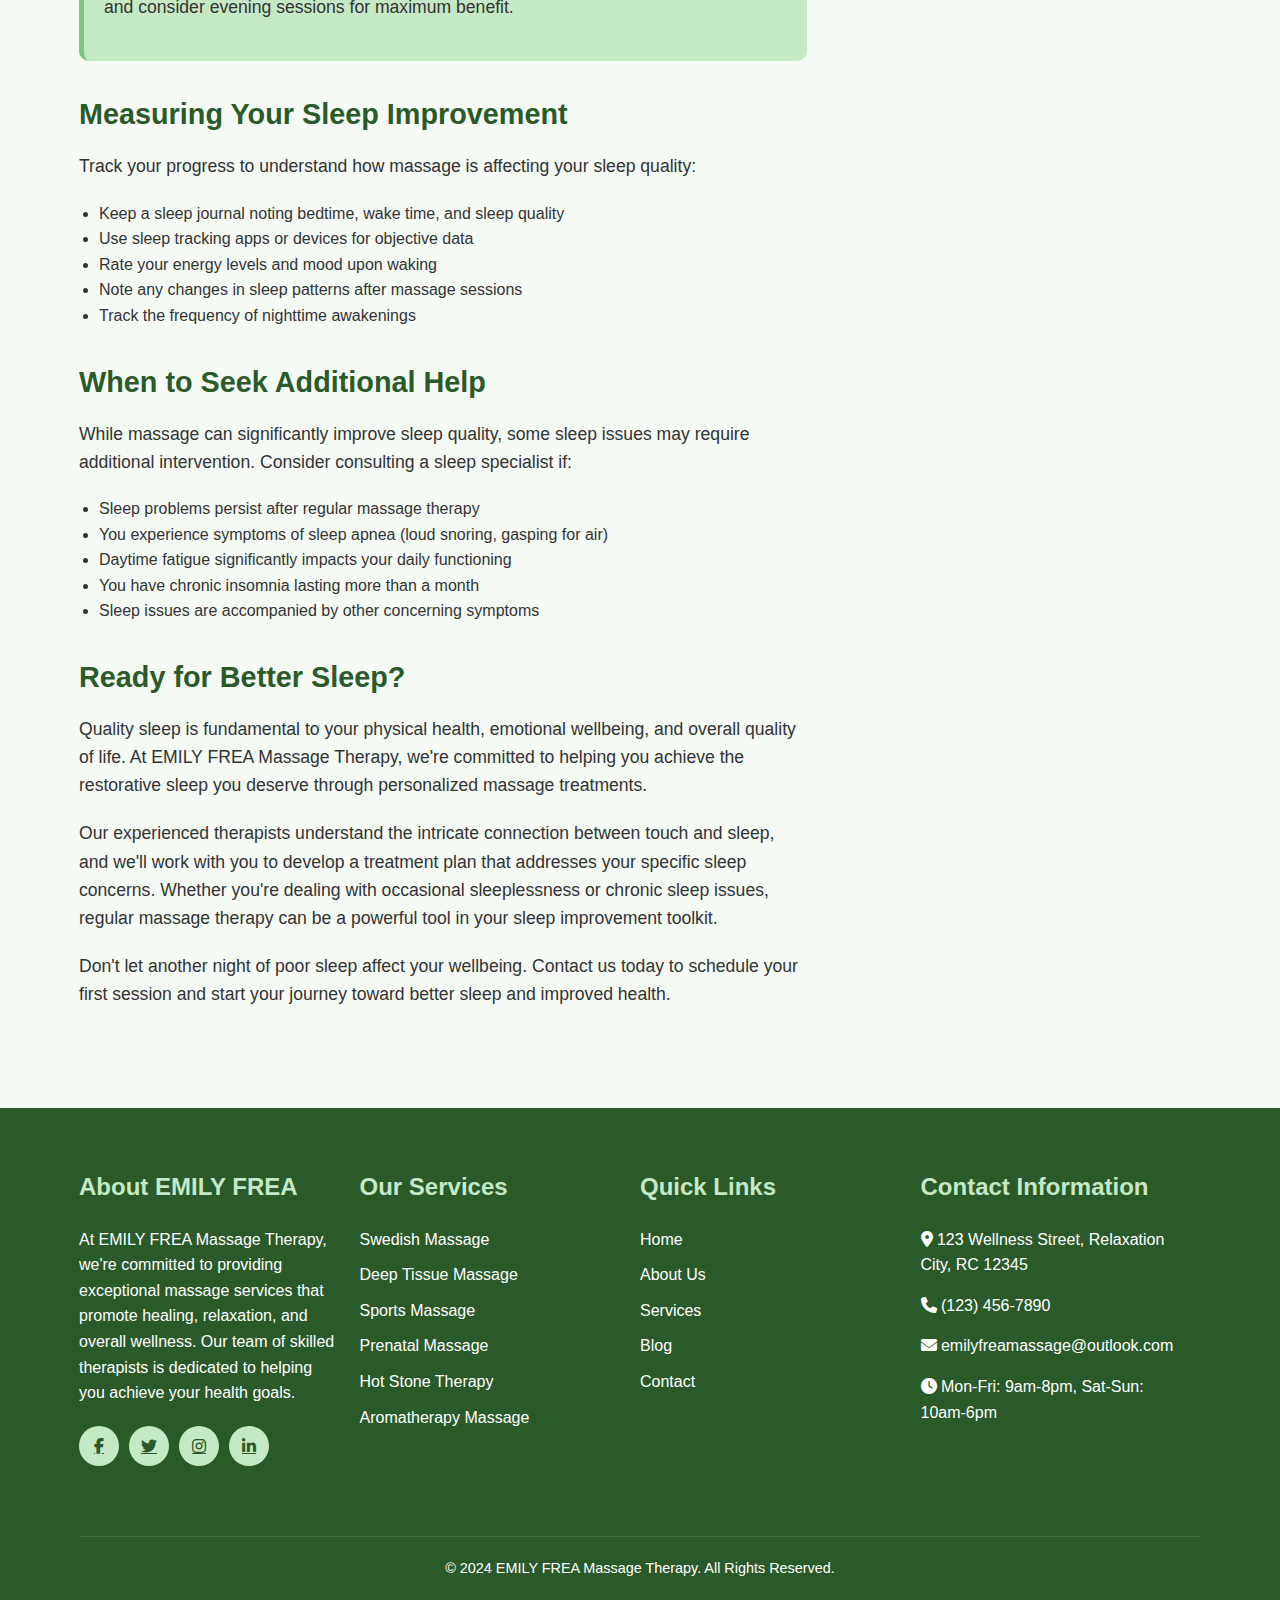
<file: 5.html>
<!DOCTYPE html>
<html lang="en">
<head>
    <meta charset="UTF-8">
    <meta name="viewport" content="width=device-width, initial-scale=1.0">
    <title>EMILY FREA Massage Therapy - The Connection Between Massage and Sleep Quality</title>
    <link rel="stylesheet" href="https://cdnjs.cloudflare.com/ajax/libs/font-awesome/6.4.0/css/all.min.css">
    <style>
        :root {
            --primary-color: #c5e8c5; /* Light green from your image */
            --secondary-color: #a8d5a8;
            --accent-color: #7bc97b;
            --dark-color: #2a5a2a;
            --light-color: #f5faf5;
            --text-color: #333;
        }
        
        * {
            margin: 0;
            padding: 0;
            box-sizing: border-box;
            font-family: 'Segoe UI', Tahoma, Geneva, Verdana, sans-serif;
        }
        
        body {
            background-color: var(--light-color);
            color: var(--text-color);
            line-height: 1.6;
        }
        
        .container {
            width: 90%;
            max-width: 1200px;
            margin: 0 auto;
            padding: 0 15px;
        }
        
        /* Header Styles */
        header {
            background-color: var(--primary-color);
            padding: 20px 0;
            box-shadow: 0 2px 10px rgba(0,0,0,0.1);
            position: sticky;
            top: 0;
            z-index: 100;
        }
        
        .header-content {
            display: flex;
            justify-content: space-between;
            align-items: center;
        }
        
        .logo {
            font-size: 1.8rem;
            font-weight: bold;
            color: var(--dark-color);
            text-decoration: none;
            display: flex;
            align-items: center;
        }
        
        .logo i {
            margin-right: 10px;
            color: var(--accent-color);
        }
        
        .logo-img {
            height: 40px;
            margin-right: 10px;
            border-radius: 50%;
        }
        
        .tagline {
            font-size: 0.9rem;
            color: var(--dark-color);
            margin-top: 5px;
        }
        
        nav ul {
            display: flex;
            list-style: none;
        }
        
        nav ul li {
            margin-left: 25px;
        }
        
        nav ul li a {
            text-decoration: none;
            color: var(--dark-color);
            font-weight: 500;
            transition: color 0.3s;
            position: relative;
        }
        
        nav ul li a:hover {
            color: var(--accent-color);
        }
        
        nav ul li a::after {
            content: '';
            position: absolute;
            width: 0;
            height: 2px;
            bottom: -5px;
            left: 0;
            background-color: var(--accent-color);
            transition: width 0.3s;
        }
        
        nav ul li a:hover::after {
            width: 100%;
        }
        
        /* Mobile Menu */
        .mobile-menu-btn {
            display: none;
            background: none;
            border: none;
            font-size: 1.5rem;
            color: var(--dark-color);
            cursor: pointer;
        }
        
        /* Hero Section */
        .hero {
            background: linear-gradient(rgba(42, 90, 42, 0.7), rgba(42, 90, 42, 0.7)), url('https://picsum.photos/seed/massage-sleep-quality/1200/600.jpg');
            background-size: cover;
            background-position: center;
            color: white;
            padding: 100px 0;
            text-align: center;
        }
        
        .hero h1 {
            font-size: 3rem;
            margin-bottom: 20px;
        }
        
        .hero p {
            font-size: 1.2rem;
            max-width: 700px;
            margin: 0 auto 30px;
        }
        
        .btn {
            display: inline-block;
            background-color: var(--accent-color);
            color: white;
            padding: 12px 30px;
            border-radius: 30px;
            text-decoration: none;
            font-weight: bold;
            transition: all 0.3s;
            border: none;
            cursor: pointer;
        }
        
        .btn:hover {
            background-color: var(--dark-color);
            transform: translateY(-3px);
            box-shadow: 0 10px 20px rgba(0,0,0,0.1);
        }
        
        /* Blog Post Section */
        .blog-post {
            padding: 80px 0;
        }
        
        .blog-content {
            display: flex;
            flex-wrap: wrap;
            gap: 30px;
        }
        
        .main-content {
            flex: 2;
            min-width: 300px;
        }
        
        .sidebar {
            flex: 1;
            min-width: 300px;
        }
        
        .blog-header {
            margin-bottom: 30px;
        }
        
        .blog-header h2 {
            font-size: 2.5rem;
            color: var(--dark-color);
            margin-bottom: 15px;
        }
        
        .blog-meta {
            display: flex;
            align-items: center;
            margin-bottom: 20px;
            color: #666;
            font-size: 0.9rem;
        }
        
        .blog-meta span {
            margin-right: 20px;
            display: flex;
            align-items: center;
        }
        
        .blog-meta i {
            margin-right: 5px;
            color: var(--accent-color);
        }
        
        .blog-image {
            width: 100%;
            height: 400px;
            object-fit: cover;
            border-radius: 10px;
            margin-bottom: 30px;
        }
        
        .blog-body h3 {
            font-size: 1.8rem;
            color: var(--dark-color);
            margin: 30px 0 15px;
        }
        
        .blog-body p {
            margin-bottom: 20px;
            font-size: 1.1rem;
        }
        
        .sleep-card {
            background-color: white;
            border-radius: 10px;
            padding: 25px;
            margin-bottom: 30px;
            box-shadow: 0 5px 15px rgba(0,0,0,0.05);
            transition: transform 0.3s, box-shadow 0.3s;
        }
        
        .sleep-card:hover {
            transform: translateY(-5px);
            box-shadow: 0 10px 25px rgba(0,0,0,0.1);
        }
        
        .sleep-card h4 {
            font-size: 1.5rem;
            color: var(--dark-color);
            margin-bottom: 15px;
            display: flex;
            align-items: center;
        }
        
        .sleep-card h4 i {
            margin-right: 10px;
            color: var(--accent-color);
        }
        
        .sleep-stages {
            display: flex;
            flex-wrap: wrap;
            gap: 15px;
            margin: 20px 0;
        }
        
        .sleep-stage {
            flex: 1;
            min-width: 200px;
            background-color: var(--light-color);
            padding: 15px;
            border-radius: 8px;
            text-align: center;
        }
        
        .sleep-stage-icon {
            font-size: 2rem;
            color: var(--accent-color);
            margin-bottom: 10px;
        }
        
        .sleep-stage h5 {
            color: var(--dark-color);
            margin-bottom: 8px;
        }
        
        .sleep-stage p {
            font-size: 0.95rem;
            margin-bottom: 0;
        }
        
        .stats-container {
            display: flex;
            flex-wrap: wrap;
            gap: 20px;
            margin: 30px 0;
        }
        
        .stat-box {
            flex: 1;
            min-width: 200px;
            background-color: white;
            padding: 20px;
            border-radius: 10px;
            text-align: center;
            box-shadow: 0 5px 15px rgba(0,0,0,0.05);
        }
        
        .stat-number {
            font-size: 2.5rem;
            font-weight: bold;
            color: var(--accent-color);
            margin-bottom: 10px;
        }
        
        .stat-label {
            color: var(--dark-color);
            font-weight: 500;
        }
        
        .info-box {
            background-color: var(--primary-color);
            padding: 20px;
            border-radius: 10px;
            margin: 30px 0;
            border-left: 5px solid var(--accent-color);
        }
        
        .info-box h5 {
            color: var(--dark-color);
            margin-bottom: 10px;
            display: flex;
            align-items: center;
        }
        
        .info-box h5 i {
            margin-right: 10px;
            color: var(--accent-color);
        }
        
        .timeline {
            position: relative;
            margin: 30px 0;
        }
        
        .timeline::before {
            content: '';
            position: absolute;
            left: 30px;
            top: 0;
            height: 100%;
            width: 2px;
            background-color: var(--accent-color);
        }
        
        .timeline-item {
            position: relative;
            padding-left: 70px;
            margin-bottom: 30px;
        }
        
        .timeline-item::before {
            content: '';
            position: absolute;
            left: 22px;
            top: 5px;
            width: 18px;
            height: 18px;
            border-radius: 50%;
            background-color: var(--accent-color);
            border: 3px solid white;
            box-shadow: 0 0 0 3px var(--primary-color);
        }
        
        .timeline-time {
            font-weight: bold;
            color: var(--dark-color);
            margin-bottom: 5px;
        }
        
        .timeline-content {
            background-color: white;
            padding: 15px;
            border-radius: 8px;
            box-shadow: 0 3px 10px rgba(0,0,0,0.05);
        }
        
        /* Success Message */
        .success-message {
            display: none;
            background-color: var(--accent-color);
            color: white;
            padding: 15px;
            border-radius: 8px;
            margin-top: 20px;
            text-align: center;
            animation: fadeIn 0.5s;
        }
        
        .success-message.show {
            display: block;
        }
        
        @keyframes fadeIn {
            from { opacity: 0; transform: translateY(-10px); }
            to { opacity: 1; transform: translateY(0); }
        }
        
        /* Sidebar Styles */
        .sidebar-widget {
            background-color: white;
            border-radius: 10px;
            padding: 25px;
            margin-bottom: 30px;
            box-shadow: 0 5px 15px rgba(0,0,0,0.05);
        }
        
        .sidebar-widget h3 {
            font-size: 1.5rem;
            color: var(--dark-color);
            margin-bottom: 20px;
            padding-bottom: 10px;
            border-bottom: 2px solid var(--primary-color);
        }
        
        .sidebar-widget ul {
            list-style: none;
        }
        
        .sidebar-widget ul li {
            margin-bottom: 10px;
            padding-bottom: 10px;
            border-bottom: 1px solid #eee;
        }
        
        .sidebar-widget ul li:last-child {
            border-bottom: none;
        }
        
        .sidebar-widget ul li a {
            color: var(--text-color);
            text-decoration: none;
            transition: color 0.3s;
        }
        
        .sidebar-widget ul li a:hover {
            color: var(--accent-color);
        }
        
        .ceo-profile {
            display: flex;
            align-items: center;
            margin-bottom: 20px;
        }
        
        .ceo-image {
            width: 80px;
            height: 80px;
            border-radius: 50%;
            object-fit: cover;
            margin-right: 15px;
            border: 3px solid var(--primary-color);
        }
        
        .ceo-info h4 {
            color: var(--dark-color);
            margin-bottom: 5px;
        }
        
        .ceo-info p {
            font-size: 0.9rem;
            color: #666;
        }
        
        /* Footer Styles */
        footer {
            background-color: var(--dark-color);
            color: white;
            padding: 60px 0 20px;
        }
        
        .footer-content {
            display: flex;
            flex-wrap: wrap;
            justify-content: space-between;
            margin-bottom: 40px;
        }
        
        .footer-section {
            flex: 1;
            min-width: 250px;
            margin-bottom: 30px;
            padding-right: 20px;
        }
        
        .footer-section h3 {
            font-size: 1.5rem;
            margin-bottom: 20px;
            color: var(--primary-color);
        }
        
        .footer-section p {
            margin-bottom: 15px;
        }
        
        .footer-section ul {
            list-style: none;
        }
        
        .footer-section ul li {
            margin-bottom: 10px;
        }
        
        .footer-section ul li a {
            color: white;
            text-decoration: none;
            transition: color 0.3s;
        }
        
        .footer-section ul li a:hover {
            color: var(--primary-color);
        }
        
        .social-links {
            display: flex;
            margin-top: 20px;
        }
        
        .social-links a {
            display: flex;
            align-items: center;
            justify-content: center;
            width: 40px;
            height: 40px;
            background-color: var(--primary-color);
            color: var(--dark-color);
            border-radius: 50%;
            margin-right: 10px;
            transition: all 0.3s;
        }
        
        .social-links a:hover {
            background-color: var(--accent-color);
            transform: translateY(-3px);
        }
        
        .copyright {
            text-align: center;
            padding-top: 20px;
            border-top: 1px solid rgba(255,255,255,0.1);
            font-size: 0.9rem;
        }
        
        /* Contact Form */
        .contact-form {
            margin-top: 20px;
        }
        
        .form-group {
            margin-bottom: 20px;
        }
        
        .form-group label {
            display: block;
            margin-bottom: 5px;
            font-weight: 500;
        }
        
        .form-group input,
        .form-group textarea {
            width: 100%;
            padding: 12px;
            border: 1px solid #ddd;
            border-radius: 5px;
            font-family: inherit;
        }
        
        .form-group textarea {
            resize: vertical;
            min-height: 120px;
        }
        
        /* Responsive Styles */
        @media (max-width: 768px) {
            .mobile-menu-btn {
                display: block;
            }
            
            nav {
                display: none;
                position: absolute;
                top: 100%;
                left: 0;
                width: 100%;
                background-color: var(--primary-color);
                box-shadow: 0 5px 10px rgba(0,0,0,0.1);
            }
            
            nav.active {
                display: block;
            }
            
            nav ul {
                flex-direction: column;
                padding: 20px;
            }
            
            nav ul li {
                margin: 10px 0;
            }
            
            .hero h1 {
                font-size: 2rem;
            }
            
            .blog-content {
                flex-direction: column;
            }
            
            .footer-content {
                flex-direction: column;
            }
            
            .timeline::before {
                left: 15px;
            }
            
            .timeline-item {
                padding-left: 50px;
            }
            
            .timeline-item::before {
                left: 7px;
            }
        }
    </style>
</head>
<body>
    <!-- Header -->
    <header>
        <div class="container">
            <div class="header-content">
                <div>
                    <a href="images/logo.png" class="logo">
                        <img src="images/logo.png" alt="EMILY FREA Logo" class="logo-img">
                        <i class="fas fa-spa"></i> EMILY FREA MASSAGE
                    </a>
                    <div class="tagline">Massage Therapy & Wellness</div>
                </div>
                <button class="mobile-menu-btn" id="mobileMenuBtn">
                    <i class="fas fa-bars"></i>
                </button>
                <nav id="mainNav">
                    <ul>
                        <li><a href="index.html">Home</a></li>
                        <li><a href="about.html">About</a></li>
                        <li><a href="services.html">Services</a></li>
                        <li><a href="blog.html">Blog</a></li>
                        <li><a href="faq.html">Faq</a></li>
                        <li><a href="contact.html">Contact</a></li>
                    </ul>
                </nav>
            </div>
        </div>
    </header>

    <!-- Hero Section -->
    <section class="hero" id="home">
        <div class="container">
            <h1>The Connection Between Massage and Sleep Quality</h1>
            <p>Discover how regular massage therapy can transform your sleep patterns and improve your overall wellbeing</p>
            <a href="5.html" class="btn">Read More</a>
        </div>
    </section>

    <!-- Blog Post Section -->
    <section class="blog-post" id="blog">
        <div class="container">
            <div class="blog-content">
                <div class="main-content">
                    <div class="blog-header">
                        <h2>The Connection Between Massage and Sleep Quality</h2>
                        <div class="blog-meta">
                            <span><i class="far fa-calendar"></i> July 18, 2024</span>
                            <span><i class="far fa-user"></i> Emily Frea</span>
                            <span><i class="far fa-comments"></i> 18 Comments</span>
                        </div>
                    </div>
                    
                    <img src="images/download (16).jpg" alt="Massage and Sleep Quality" class="blog-image">
                    
                    <div class="blog-body">
                        <p>In our fast-paced world, quality sleep has become increasingly elusive for many people. Stress, anxiety, and physical tension often interfere with our ability to rest properly. At EMILY FREA Massage Therapy, we've witnessed firsthand how regular massage can significantly improve sleep quality. This comprehensive guide explores the powerful connection between massage therapy and restorative sleep.</p>
                        
                        <div class="sleep-card">
                            <h4><i class="fas fa-moon"></i> The Science Behind Massage and Sleep</h4>
                            <p>Massage therapy influences sleep through multiple physiological pathways. Research shows that massage increases the production of delta waves—the brain waves associated with deep sleep—while decreasing cortisol levels and increasing serotonin and dopamine. This biochemical shift creates the ideal conditions for restorative sleep.</p>
                            
                            <div class="sleep-stages">
                                <div class="sleep-stage">
                                    <div class="sleep-stage-icon"><i class="fas fa-brain"></i></div>
                                    <h5>Delta Waves</h5>
                                    <p>Increased during massage, promoting deep sleep</p>
                                </div>
                                <div class="sleep-stage">
                                    <div class="sleep-stage-icon"><i class="fas fa-cloud"></i></div>
                                    <h5>Cortisol</h5>
                                    <p>Stress hormone reduced by up to 31%</p>
                                </div>
                                <div class="sleep-stage">
                                    <div class="sleep-stage-icon"><i class="fas fa-smile"></i></div>
                                    <h5>Serotonin</h5>
                                    <p>Mood-enhancing neurotransmitter increased</p>
                                </div>
                                <div class="sleep-stage">
                                    <div class="sleep-stage-icon"><i class="fas fa-heart"></i></div>
                                    <h5>Dopamine</h5>
                                    <p>Pleasure and reward chemical boosted</p>
                                </div>
                            </div>
                        </div>
                        
                        <div class="stats-container">
                            <div class="stat-box">
                                <div class="stat-number">75%</div>
                                <div class="stat-label">of people report better sleep after massage</div>
                            </div>
                            <div class="stat-box">
                                <div class="stat-number">90min</div>
                                <div class="stat-label">average increase in sleep duration</div>
                            </div>
                            <div class="stat-box">
                                <div class="stat-number">3x</div>
                                <div class="stat-label">more deep sleep with regular massage</div>
                            </div>
                        </div>
                        
                        <div class="sleep-card">
                            <h4><i class="fas fa-bed"></i> How Massage Improves Sleep Quality</h4>
                            <p>Massage therapy addresses multiple factors that contribute to poor sleep. By targeting both the physical and psychological aspects of sleep disturbances, massage creates a comprehensive solution for better rest.</p>
                            
                            <h5>Physical Benefits:</h5>
                            <ul style="margin-left: 20px; margin-bottom: 15px;">
                                <li>Reduces muscle tension and pain that can disrupt sleep</li>
                                <li>Improves circulation, delivering more oxygen to tissues</li>
                                <li>Lowers blood pressure and heart rate</li>
                                <li>Releases endorphins, natural pain relievers</li>
                                <li>Regulates the autonomic nervous system</li>
                            </ul>
                            
                            <h5>Psychological Benefits:</h5>
                            <ul style="margin-left: 20px;">
                                <li>Reduces anxiety and racing thoughts</li>
                                <li>Promotes relaxation and mindfulness</li>
                                <li>Improves mood and emotional balance</li>
                                <li>Creates a sense of nurturing and safety</li>
                                <li>Interrupts the stress-sleep disruption cycle</li>
                            </ul>
                        </div>
                        
                        <div class="sleep-card">
                            <h4><i class="fas fa-clock"></i> Best Massage Techniques for Sleep Improvement</h4>
                            <p>While most massage techniques can improve sleep, some are particularly effective for addressing sleep issues:</p>
                            
                            <h5>Swedish Massage:</h5>
                            <p>The gentle, flowing strokes of Swedish massage are ideal for promoting relaxation and preparing the body for sleep. This technique reduces stress hormones and increases the production of mood-enhancing neurotransmitters.</p>
                            
                            <h5>Reflexology:</h5>
                            <p>By targeting specific pressure points on the feet, hands, and ears, reflexology can help balance the body's systems and promote deep relaxation. Many clients report immediate improvements in sleep quality after reflexology sessions.</p>
                            
                            <h5>Aromatherapy Massage:</h5>
                            <p>Combining massage with sleep-promoting essential oils like lavender, chamomile, or sandalwood can enhance the sleep benefits. The olfactory system has direct connections to the brain's sleep centers.</p>
                            
                            <h5>Hot Stone Massage:</h5>
                            <p>The warmth of hot stones helps relax muscles at a deeper level, promoting physical comfort that lasts well beyond the session. This technique is particularly beneficial for those whose sleep is disrupted by muscle tension or pain.</p>
                        </div>
                        
                        <h3>Optimal Timing for Sleep-Enhancing Massage</h3>
                        <p>The timing of your massage can significantly impact its effect on sleep quality:</p>
                        
                        <div class="timeline">
                            <div class="timeline-item">
                                <div class="timeline-time">Morning (9am-12pm)</div>
                                <div class="timeline-content">
                                    <p>While beneficial for overall wellness, morning massages may not directly impact that night's sleep. However, they can reduce daytime stress levels, indirectly improving sleep quality.</p>
                                </div>
                            </div>
                            
                            <div class="timeline-item">
                                <div class="timeline-time">Afternoon (12pm-5pm)</div>
                                <div class="timeline-content">
                                    <p>Ideal timing for sleep benefits. The body has time to integrate the massage effects while avoiding the post-massage energy boost that some people experience.</p>
                                </div>
                            </div>
                            
                            <div class="timeline-item">
                                <div class="timeline-time">Evening (5pm-8pm)</div>
                                <div class="timeline-content">
                                    <p>Excellent for promoting sleep, but avoid deep tissue work too close to bedtime as it can sometimes cause temporary soreness. Gentle, relaxing techniques work best.</p>
                                </div>
                            </div>
                        </div>
                        
                        <div class="sleep-card">
                            <h4><i class="fas fa-calendar-alt"></i> Creating a Massage Routine for Better Sleep</h4>
                            <p>Consistency is key when using massage to improve sleep. Here's a recommended approach:</p>
                            
                            <h5>Initial Phase (Weeks 1-2):</h5>
                            <p>Start with weekly 60-minute sessions to address existing sleep issues and establish a baseline of relaxation in your body.</p>
                            
                            <h5>Maintenance Phase (Weeks 3-8):</h5>
                            <p>Transition to bi-weekly sessions as your sleep patterns improve. Focus on maintaining the benefits and addressing any new tension patterns.</p>
                            
                            <h5>Long-term Maintenance:</h5>
                            <p>Monthly sessions can help maintain improved sleep quality, with additional sessions during periods of high stress or sleep disruption.</p>
                        </div>
                        
                        <div class="info-box">
                            <h5><i class="fas fa-lightbulb"></i> Pro Tip:</h5>
                            <p>Combine your massage sessions with good sleep hygiene practices for optimal results. Create a relaxing bedtime routine, maintain a consistent sleep schedule, and optimize your sleep environment for darkness, quiet, and cool temperatures.</p>
                        </div>
                        
                        <h3>Complementary Practices to Enhance Sleep Benefits</h3>
                        <p>Maximize the sleep-enhancing effects of massage by incorporating these complementary practices:</p>
                        
                        <div class="sleep-card">
                            <h4><i class="fas fa-home"></i> Creating a Sleep Sanctuary</h4>
                            <p>Transform your bedroom into a haven for rest. Use blackout curtains, maintain a cool temperature (60-67°F), and eliminate electronic devices. Consider adding calming elements like essential oil diffusers with lavender or chamomile.</p>
                        </div>
                        
                        <div class="sleep-card">
                            <h4><i class="fas fa-mobile-alt"></i> Digital Detox Before Bed</h4>
                            <p>Turn off screens at least one hour before bedtime. The blue light emitted by phones, tablets, and computers can disrupt melatonin production. Instead, read a book, practice gentle stretching, or meditate.</p>
                        </div>
                        
                        <div class="sleep-card">
                            <h4><i class="fas fa-yin-yang"></i> Mindfulness and Meditation</h4>
                            <p>Practice simple meditation techniques before sleep. Focus on your breath, use guided imagery, or try progressive muscle relaxation. These practices complement the relaxation achieved through massage.</p>
                        </div>
                        
                        <h3>Special Considerations for Sleep Issues</h3>
                        <p>Different sleep disorders may benefit from specific massage approaches:</p>
                        
                        <div class="info-box">
                            <h5><i class="fas fa-info-circle"></i> For Insomnia:</h5>
                            <p>Focus on relaxation-based techniques like Swedish massage and aromatherapy. Evening sessions work best, combined with consistent bedtime routines.</p>
                        </div>
                        
                        <div class="info-box">
                            <h5><i class="fas fa-info-circle"></i> For Sleep Apnea:</h5>
                            <p>While massage doesn't cure sleep apnea, it can help by reducing tension in the neck and throat muscles. Always follow your doctor's treatment plan.</p>
                        </div>
                        
                        <div class="info-box">
                            <h5><i class="fas fa-info-circle"></i> For Restless Leg Syndrome:</h5>
                            <p>Targeted leg massage can help reduce symptoms. Focus on calf and thigh muscles, and consider evening sessions for maximum benefit.</p>
                        </div>
                        
                        <h3>Measuring Your Sleep Improvement</h3>
                        <p>Track your progress to understand how massage is affecting your sleep quality:</p>
                        <ul style="margin-left: 20px; margin-bottom: 20px;">
                            <li>Keep a sleep journal noting bedtime, wake time, and sleep quality</li>
                            <li>Use sleep tracking apps or devices for objective data</li>
                            <li>Rate your energy levels and mood upon waking</li>
                            <li>Note any changes in sleep patterns after massage sessions</li>
                            <li>Track the frequency of nighttime awakenings</li>
                        </ul>
                        
                        <h3>When to Seek Additional Help</h3>
                        <p>While massage can significantly improve sleep quality, some sleep issues may require additional intervention. Consider consulting a sleep specialist if:</p>
                        <ul style="margin-left: 20px; margin-bottom: 20px;">
                            <li>Sleep problems persist after regular massage therapy</li>
                            <li>You experience symptoms of sleep apnea (loud snoring, gasping for air)</li>
                            <li>Daytime fatigue significantly impacts your daily functioning</li>
                            <li>You have chronic insomnia lasting more than a month</li>
                            <li>Sleep issues are accompanied by other concerning symptoms</li>
                        </ul>
                        
                        <h3>Ready for Better Sleep?</h3>
                        <p>Quality sleep is fundamental to your physical health, emotional wellbeing, and overall quality of life. At EMILY FREA Massage Therapy, we're committed to helping you achieve the restorative sleep you deserve through personalized massage treatments.</p>
                        <p>Our experienced therapists understand the intricate connection between touch and sleep, and we'll work with you to develop a treatment plan that addresses your specific sleep concerns. Whether you're dealing with occasional sleeplessness or chronic sleep issues, regular massage therapy can be a powerful tool in your sleep improvement toolkit.</p>
                        <p>Don't let another night of poor sleep affect your wellbeing. Contact us today to schedule your first session and start your journey toward better sleep and improved health.</p>
                    </div>
                </div>
                
                <div class="sidebar">
                    <div class="sidebar-widget">
                        <h3>About EMILY FREA</h3>
                        <div class="ceo-profile">
                            <img src="images/emily frea.jpeg" alt="Emily Frea" class="ceo-image">
                            <div class="ceo-info">
                                <h4>Emily Frea</h4>
                                <p>CEO & Founder</p>
                            </div>
                        </div>
                        <p>With over 5 years of experience in massage therapy and wellness, Emily Frea founded EMILY FREA Massage Therapy with a vision to provide holistic healing experiences that nurture both body and mind.</p>
                    </div>
                    
                    <div class="sidebar-widget">
                        <h3>Our Services</h3>
                        <ul>
                            <li><a href="services.html#swedish">Swedish Massage</a></li>
                            <li><a href="services.html#deep-tissue">Deep Tissue Massage</a></li>
                            <li><a href="services.html#sports">Sports Massage</a></li>
                            <li><a href="#services">Prenatal Massage</a></li>
                            <li><a href="services.html#hot-stone">Hot Stone Therapy</a></li>
                            <li><a href="services.html#aromatherapy">Aromatherapy Massage</a></li>
                        </ul>
                    </div>
                    
                    <div class="sidebar-widget">
                        <h3>Recent Posts</h3>
                        <ul>
                            <li><a href="blog-post.html">5 Benefits of Regular Massage Therapy</a></li>
                            <li><a href="2.html">Stretches for Desk Workers</a></li>
                            <li><a href="#">Mental Health and Massage</a></li>
                            <li><a href="3.html">How to Prepare for Your First Massage</a></li>
                        </ul>
                    </div>
                    
                    <div class="sidebar-widget" id="contact">
                        <h3>Contact Us</h3>
                        <form class="contact-form" action="https://formspree.io/f/xldpvwgw" method="POST">
                            <div class="form-group">
                                <label for="name">Name</label>
                                <input type="text" id="name" name="name" required>
                            </div>
                            <div class="form-group">
                                <label for="email">Email</label>
                                <input type="email" id="email" name="email" required>
                            </div>
                            <div class="form-group">
                                <label for="message">Message</label>
                                <textarea id="message" name="message" required></textarea>
                            </div>
                            <button type="submit" class="btn">Send Message</button>
                            <div class="success-message" id="successMessage">
                                <i class="fas fa-check-circle"></i> Thank you for messaging us! We'll get back to you soon.
                            </div>
                        </form>
                    </div>
                </div>
            </div>
        </div>
    </section>

    <!-- Footer -->
    <footer>
        <div class="container">
            <div class="footer-content">
                <div class="footer-section" id="about">
                    <h3>About EMILY FREA</h3>
                    <p>At EMILY FREA Massage Therapy, we're committed to providing exceptional massage services that promote healing, relaxation, and overall wellness. Our team of skilled therapists is dedicated to helping you achieve your health goals.</p>
                    <div class="social-links">
                        <a href="#"><i class="fab fa-facebook-f"></i></a>
                        <a href="#"><i class="fab fa-twitter"></i></a>
                        <a href="#"><i class="fab fa-instagram"></i></a>
                        <a href="#"><i class="fab fa-linkedin-in"></i></a>
                    </div>
                </div>
                
                <div class="footer-section" id="services">
                    <h3>Our Services</h3>
                    <ul>
                        <li><a href="services.html#swedish">Swedish Massage</a></li>
                        <li><a href="services.html#deep-tissue">Deep Tissue Massage</a></li>
                        <li><a href="services.html#sports">Sports Massage</a></li>
                        <li><a href="#">Prenatal Massage</a></li>
                        <li><a href="services.html#hot-stone">Hot Stone Therapy</a></li>
                        <li><a href="services.html#aromatherapy">Aromatherapy Massage</a></li>
                    </ul>
                </div>
                
                <div class="footer-section">
                    <h3>Quick Links</h3>
                    <ul>
                        <li><a href="index.html">Home</a></li>
                        <li><a href="about.html">About Us</a></li>
                        <li><a href="services.html">Services</a></li>
                        <li><a href="blog.html">Blog</a></li>
                        <li><a href="contact.html">Contact</a></li>
                    </ul>
                </div>
                
                <div class="footer-section">
                    <h3>Contact Information</h3>
                    <p><i class="fas fa-map-marker-alt"></i> 123 Wellness Street, Relaxation City, RC 12345</p>
                    <p><i class="fas fa-phone"></i> (123) 456-7890</p>
                    <p><i class="fas fa-envelope"></i> emilyfreamassage@outlook.com</p>
                    <p><i class="fas fa-clock"></i> Mon-Fri: 9am-8pm, Sat-Sun: 10am-6pm</p>
                </div>
            </div>
            
            <div class="copyright">
                <p>&copy; 2024 EMILY FREA Massage Therapy. All Rights Reserved.</p>
            </div>
        </div>
    </footer>

    <script>
        // Mobile menu toggle
        document.getElementById('mobileMenuBtn').addEventListener('click', function() {
            document.getElementById('mainNav').classList.toggle('active');
        });
        
        // Smooth scrolling for anchor links
        document.querySelectorAll('a[href^="#"]').forEach(anchor => {
            anchor.addEventListener('click', function (e) {
                e.preventDefault();
                
                document.querySelector(this.getAttribute('href')).scrollIntoView({
                    behavior: 'smooth'
                });
                
                // Close mobile menu if open
                document.getElementById('mainNav').classList.remove('active');
            });
        });
        
        // Form submission with success message
        document.getElementById('contactForm').addEventListener('submit', function(e) {
            e.preventDefault();
            
            // Get form values
            const name = document.getElementById('name').value;
            const email = document.getElementById('email').value;
            const message = document.getElementById('message').value;
            
            // Show success message
            const successMessage = document.getElementById('successMessage');
            successMessage.classList.add('show');
            
            // Reset form
            this.reset();
            
            // Hide success message after 5 seconds
            setTimeout(() => {
                successMessage.classList.remove('show');
            }, 5000);
            
            // Here you would normally send the data to a server
            console.log('Form submitted:', { name, email, message });
        });
    </script>
</body>
</html>
</file>
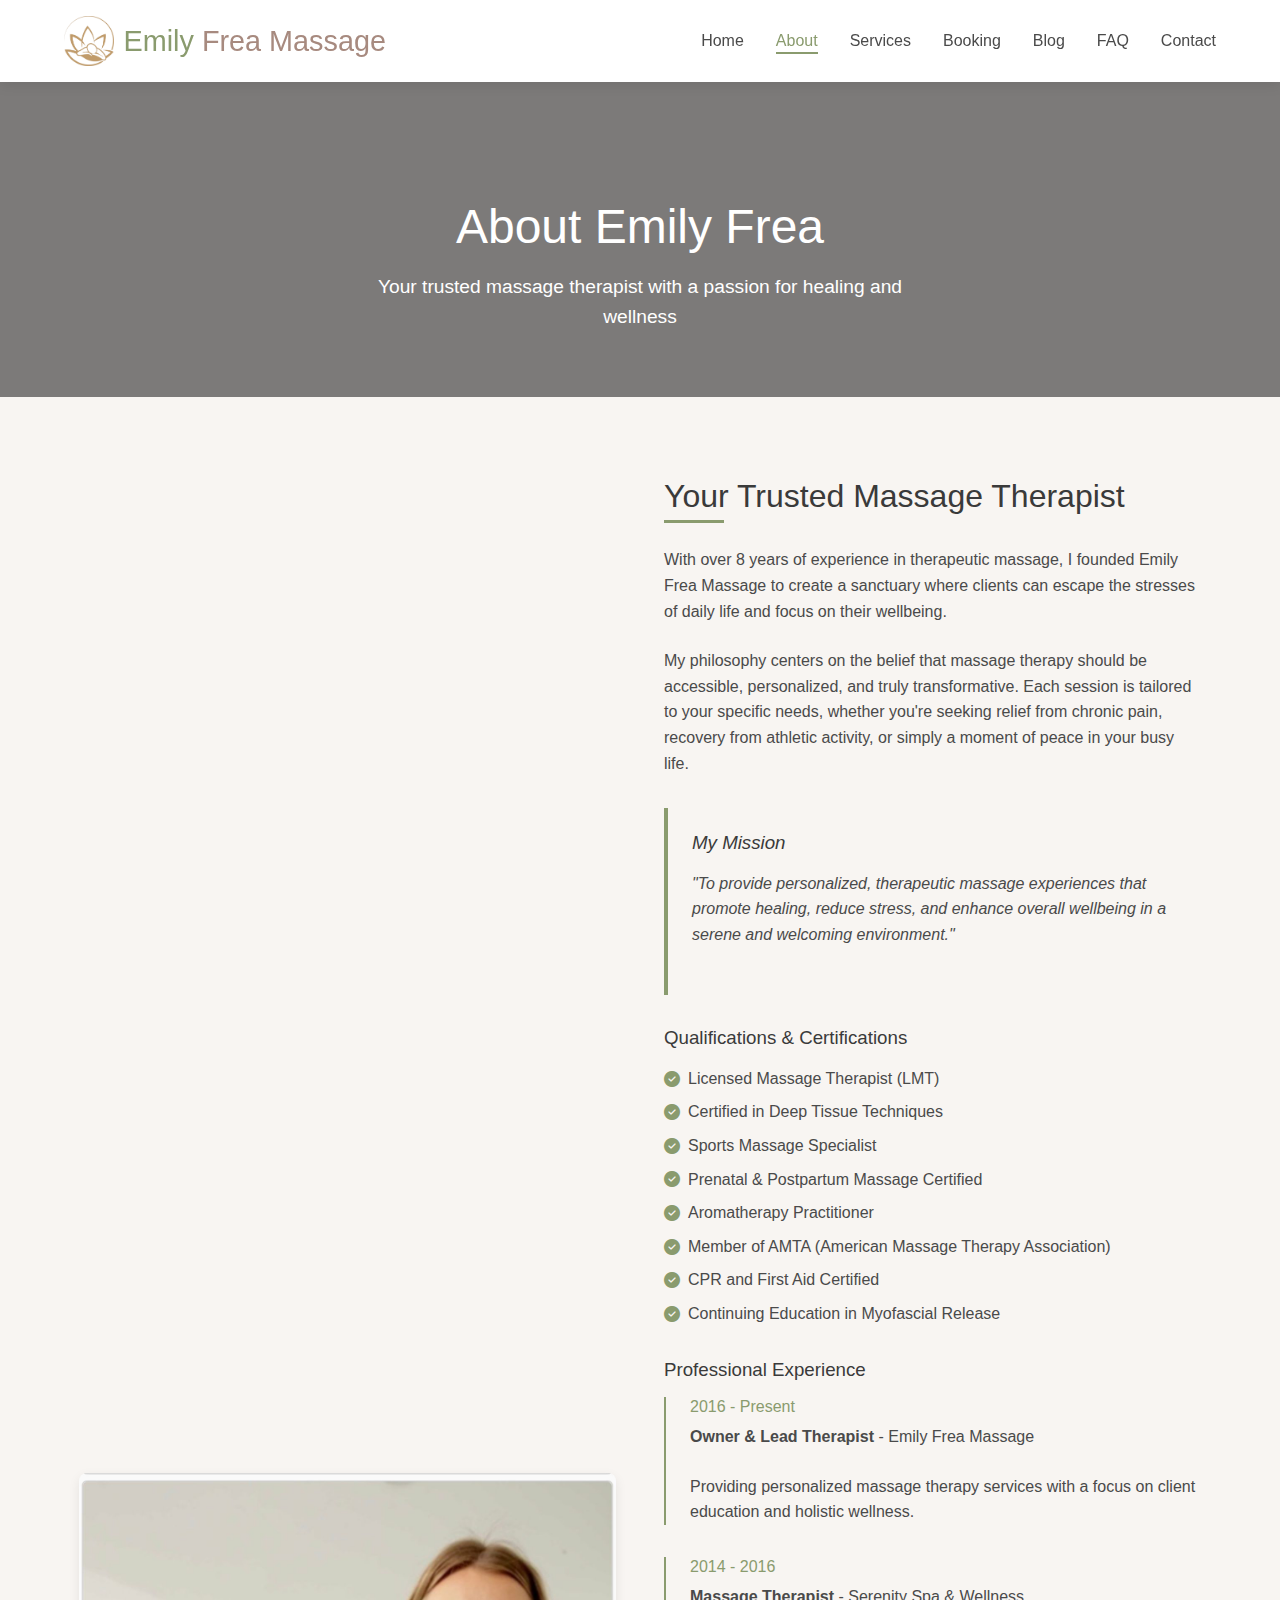
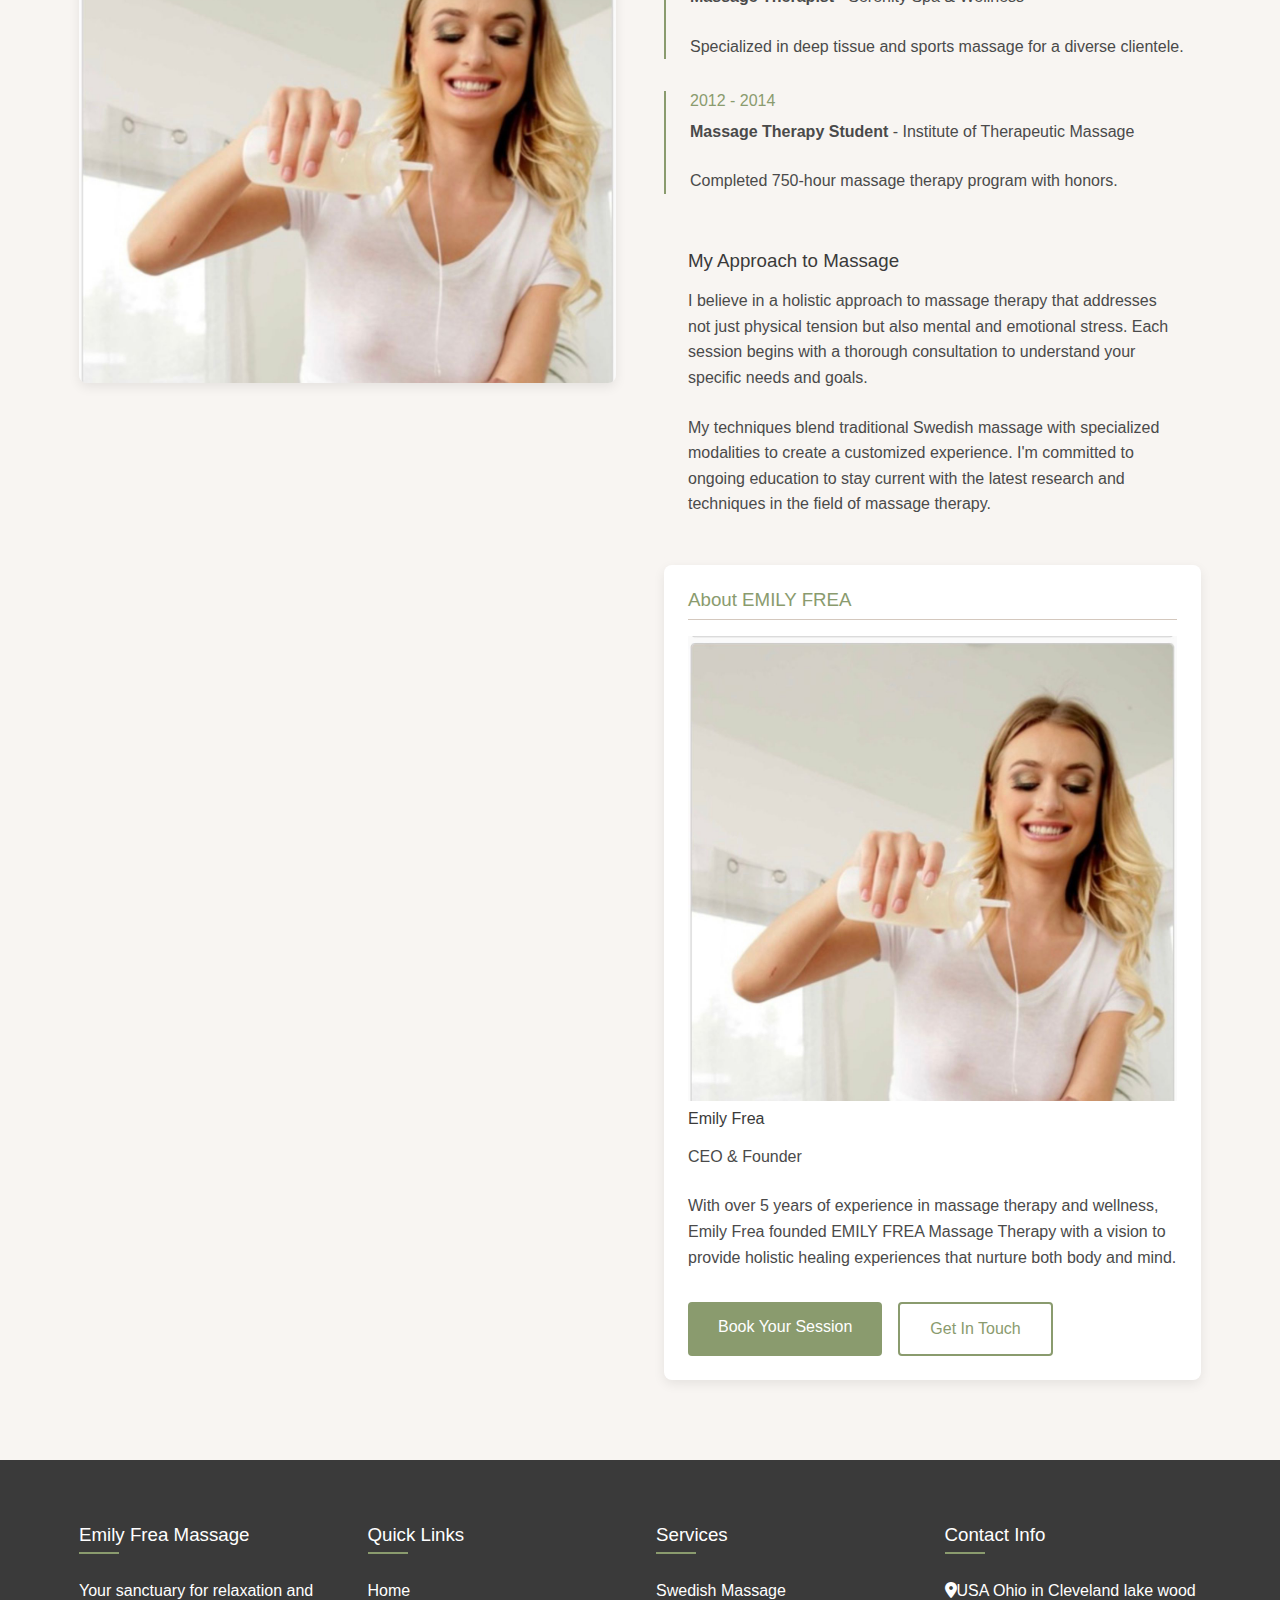
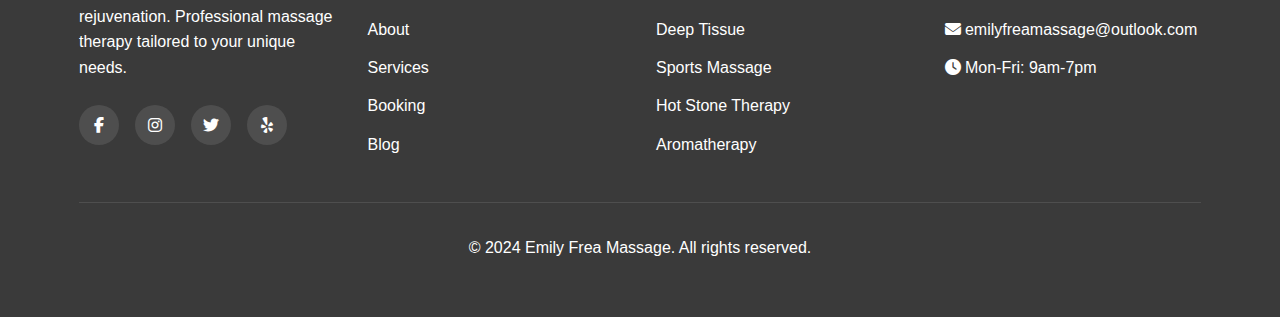
<file: about.html>
<!DOCTYPE html>
<html lang="en">
<head>
    <meta charset="UTF-8">
    <meta name="viewport" content="width=device-width, initial-scale=1.0">
    <title>About Emily Frea | Professional Massage Therapist</title>
    <link rel="stylesheet" href="css/style.css">
    <link rel="stylesheet" href="https://cdnjs.cloudflare.com/ajax/libs/font-awesome/6.4.0/css/all.min.css">
    <style>
        .logo img {
            height: 50px;
            width: auto;
            vertical-align: middle;
            margin-right: 10px;
        }
    </style>
</head>
<body>
    <!-- Header -->
    <header>
        <div class="container header-container">
            <div class="logo">
                <img src="images/logo.png" alt="Company Logo" class="logo">
                <h1>Emily <span>Frea Massage</span></h1>
            </div>
            <nav>
                <ul class="nav-menu">
                    <li><a href="index.html">Home</a></li>
                    <li><a href="about.html" class="active">About</a></li>
                    <li><a href="services.html">Services</a></li>
                    <li><a href="booking.html">Booking</a></li>
                    <li><a href="blog.html">Blog</a></li>
                    <li><a href="faq.html">FAQ</a></li>
                    <li><a href="contact.html">Contact</a></li>
                </ul>
                <div class="hamburger">
                    <i class="fas fa-bars"></i>
                </div>
            </nav>
        </div>
    </header>

    <!-- Page Header -->
    <section class="page-header">
        <div class="container">
            <h1>About Emily Frea</h1>
            <p>Your trusted massage therapist with a passion for healing and wellness</p>
        </div>
    </section>

    <!-- About Section -->
    <section class="section about-page">
        <div class="container">
            <div class="about-container">
                <div class="about-img">
                    <img src="images/emily frea.jpeg" alt="Emily Frea">
                </div>
                <div class="about-content">
                    <h2>Your Trusted Massage Therapist</h2>
                    <p>With over 8 years of experience in therapeutic massage, I founded Emily Frea Massage to create a sanctuary where clients can escape the stresses of daily life and focus on their wellbeing.</p>
                    <p>My philosophy centers on the belief that massage therapy should be accessible, personalized, and truly transformative. Each session is tailored to your specific needs, whether you're seeking relief from chronic pain, recovery from athletic activity, or simply a moment of peace in your busy life.</p>
                    
                    <div class="mission-statement">
                        <h3>My Mission</h3>
                        <p>"To provide personalized, therapeutic massage experiences that promote healing, reduce stress, and enhance overall wellbeing in a serene and welcoming environment."</p>
                    </div>
                    
                    <div class="qualifications">
                        <h3>Qualifications & Certifications</h3>
                        <ul>
                            <li><i class="fas fa-check-circle"></i> Licensed Massage Therapist (LMT)</li>
                            <li><i class="fas fa-check-circle"></i> Certified in Deep Tissue Techniques</li>
                            <li><i class="fas fa-check-circle"></i> Sports Massage Specialist</li>
                            <li><i class="fas fa-check-circle"></i> Prenatal & Postpartum Massage Certified</li>
                            <li><i class="fas fa-check-circle"></i> Aromatherapy Practitioner</li>
                            <li><i class="fas fa-check-circle"></i> Member of AMTA (American Massage Therapy Association)</li>
                            <li><i class="fas fa-check-circle"></i> CPR and First Aid Certified</li>
                            <li><i class="fas fa-check-circle"></i> Continuing Education in Myofascial Release</li>
                        </ul>
                    </div>
                    
                    <div class="experience">
                        <h3>Professional Experience</h3>
                        <div class="timeline">
                            <div class="timeline-item">
                                <h4>2016 - Present</h4>
                                <p><strong>Owner & Lead Therapist</strong> - Emily Frea Massage</p>
                                <p>Providing personalized massage therapy services with a focus on client education and holistic wellness.</p>
                            </div>
                            <div class="timeline-item">
                                <h4>2014 - 2016</h4>
                                <p><strong>Massage Therapist</strong> - Serenity Spa & Wellness</p>
                                <p>Specialized in deep tissue and sports massage for a diverse clientele.</p>
                            </div>
                            <div class="timeline-item">
                                <h4>2012 - 2014</h4>
                                <p><strong>Massage Therapy Student</strong> - Institute of Therapeutic Massage</p>
                                <p>Completed 750-hour massage therapy program with honors.</p>
                            </div>
                        </div>
                    </div>
                    
                    <div class="philosophy">
                        <h3>My Approach to Massage</h3>
                        <p>I believe in a holistic approach to massage therapy that addresses not just physical tension but also mental and emotional stress. Each session begins with a thorough consultation to understand your specific needs and goals.</p>
                        <p>My techniques blend traditional Swedish massage with specialized modalities to create a customized experience. I'm committed to ongoing education to stay current with the latest research and techniques in the field of massage therapy.</p>
                    </div>
                                    <div class="sidebar">
                    <div class="sidebar-widget">
                        <h3>About EMILY FREA</h3>
                        <div class="ceo-profile">
                            <img src="images/emily frea.jpeg" alt="Emily Frea" class="ceo-image">
                            <div class="ceo-info">
                                <h4>Emily Frea</h4>
                                <p>CEO & Founder</p>
                            </div>
                        </div>
                        <p>With over 5 years of experience in massage therapy and wellness, Emily Frea founded EMILY FREA Massage Therapy with a vision to provide holistic healing experiences that nurture both body and mind.</p>
                    
                    <div class="cta-section">
                        <a href="booking.html" class="btn">Book Your Session</a>
                        <a href="contact.html" class="btn btn-secondary">Get In Touch</a>
                    </div>
                </div>
            </div>
        </div>
    </section>

    <!-- Footer -->
    <footer>
        <div class="container">
            <div class="footer-container">
                <div class="footer-col">
                    <h3>Emily Frea Massage</h3>
                    <p>Your sanctuary for relaxation and rejuvenation. Professional massage therapy tailored to your unique needs.</p>
                    <div class="social-links">
                        <a href="#"><i class="fab fa-facebook-f"></i></a>
                        <a href="#"><i class="fab fa-instagram"></i></a>
                        <a href="#"><i class="fab fa-twitter"></i></a>
                        <a href="#"><i class="fab fa-yelp"></i></a>
                    </div>
                </div>
                <div class="footer-col">
                    <h3>Quick Links</h3>
                    <ul class="footer-links">
                        <li><a href="index.html">Home</a></li>
                        <li><a href="about.html">About</a></li>
                        <li><a href="services.html">Services</a></li>
                        <li><a href="booking.html">Booking</a></li>
                        <li><a href="blog.html">Blog</a></li>
                    </ul>
                </div>
                <div class="footer-col">
                    <h3>Services</h3>
                    <ul class="footer-links">
                        <li><a href="services.html#swedish">Swedish Massage</a></li>
                        <li><a href="services.html#deep-tissue">Deep Tissue</a></li>
                        <li><a href="services.html#sports">Sports Massage</a></li>
                        <li><a href="services.html#hot-stone">Hot Stone Therapy</a></li>
                        <li><a href="services.html#aromatherapy">Aromatherapy</a></li>
                    </ul>
                </div>
                <div class="footer-col">
                    <h3>Contact Info</h3>
                    <ul class="footer-links">
                        <li><i class="fas fa-map-marker-alt"></i>USA Ohio in Cleveland lake wood</li>
                        <li><i class="fas fa-envelope"></i> emilyfreamassage@outlook.com</li>
                        <li><i class="fas fa-clock"></i> Mon-Fri: 9am-7pm</li>
                    </ul>
                </div>
            </div>
            <div class="footer-bottom">
                <p>&copy; 2024 Emily Frea Massage. All rights reserved.</p>
            </div>
        </div>
    </footer>

    <script src="js/script.js"></script>
</body>

</html>
</file>
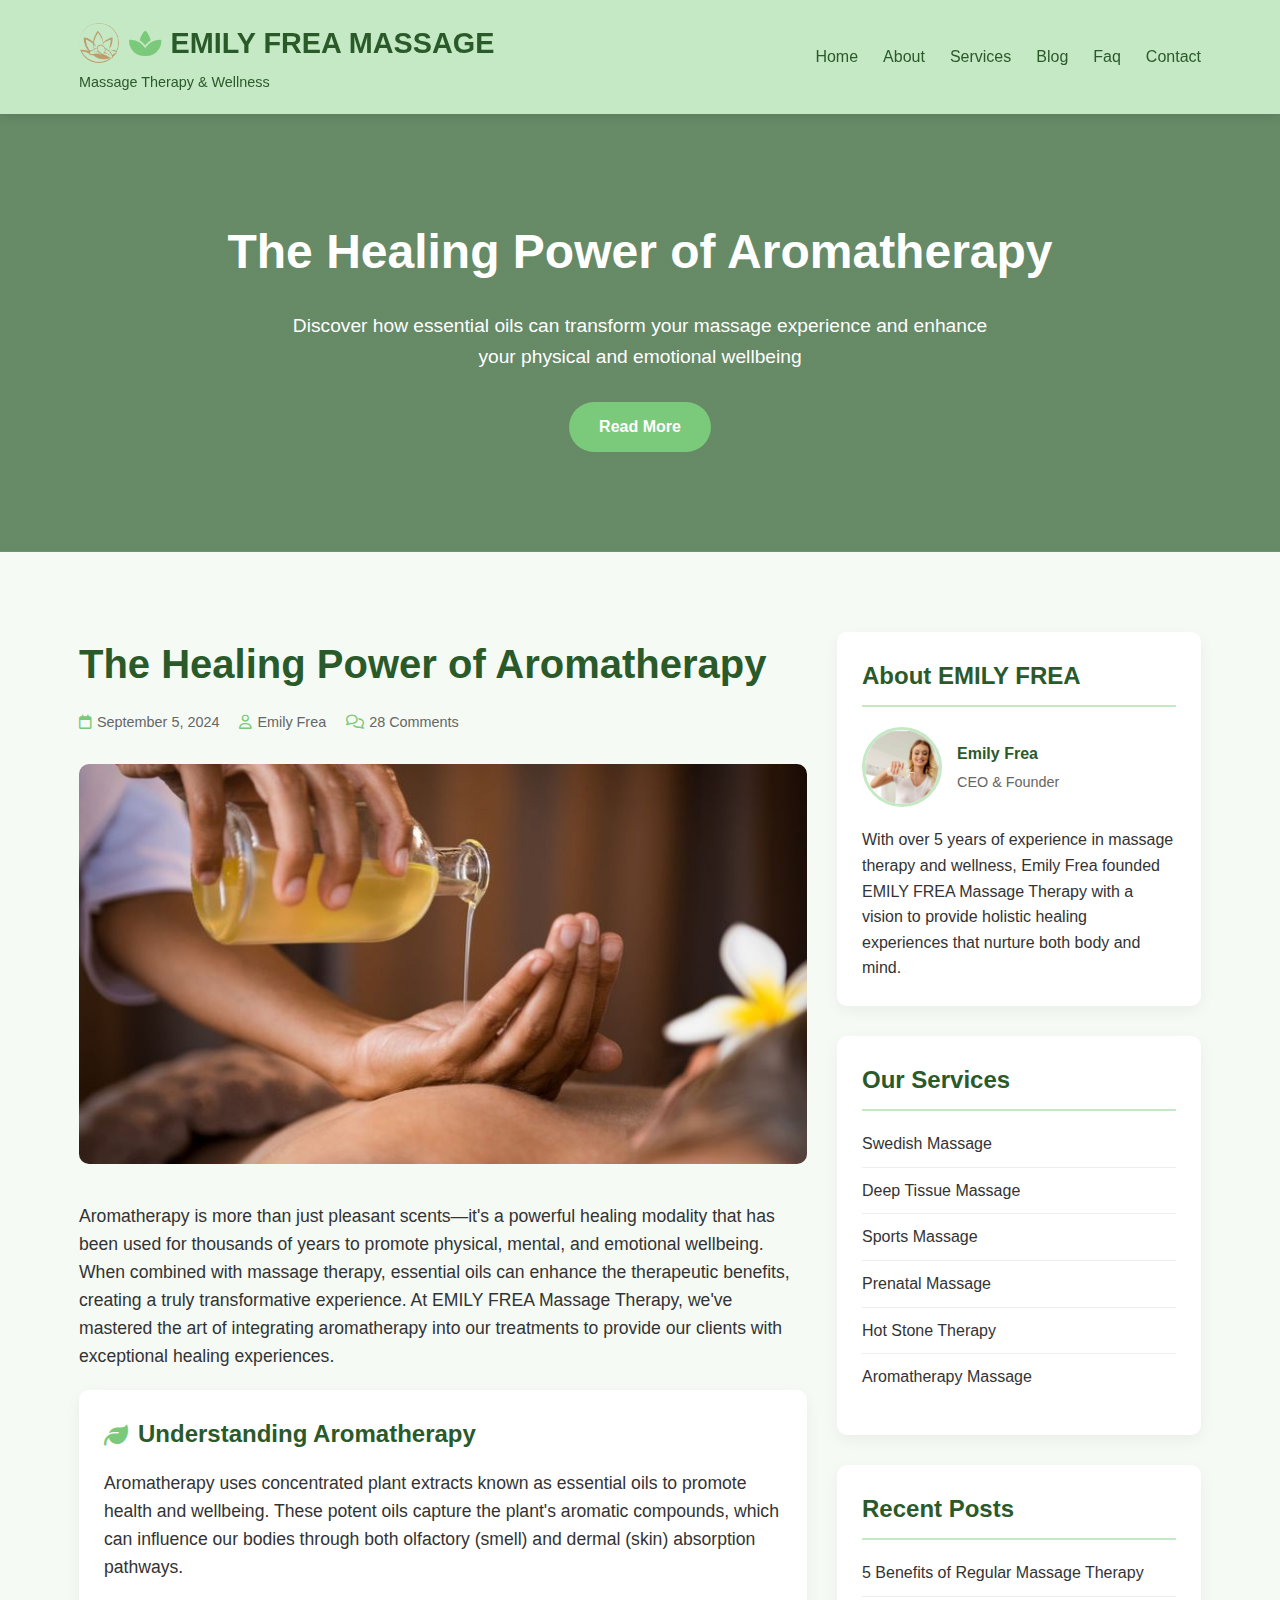
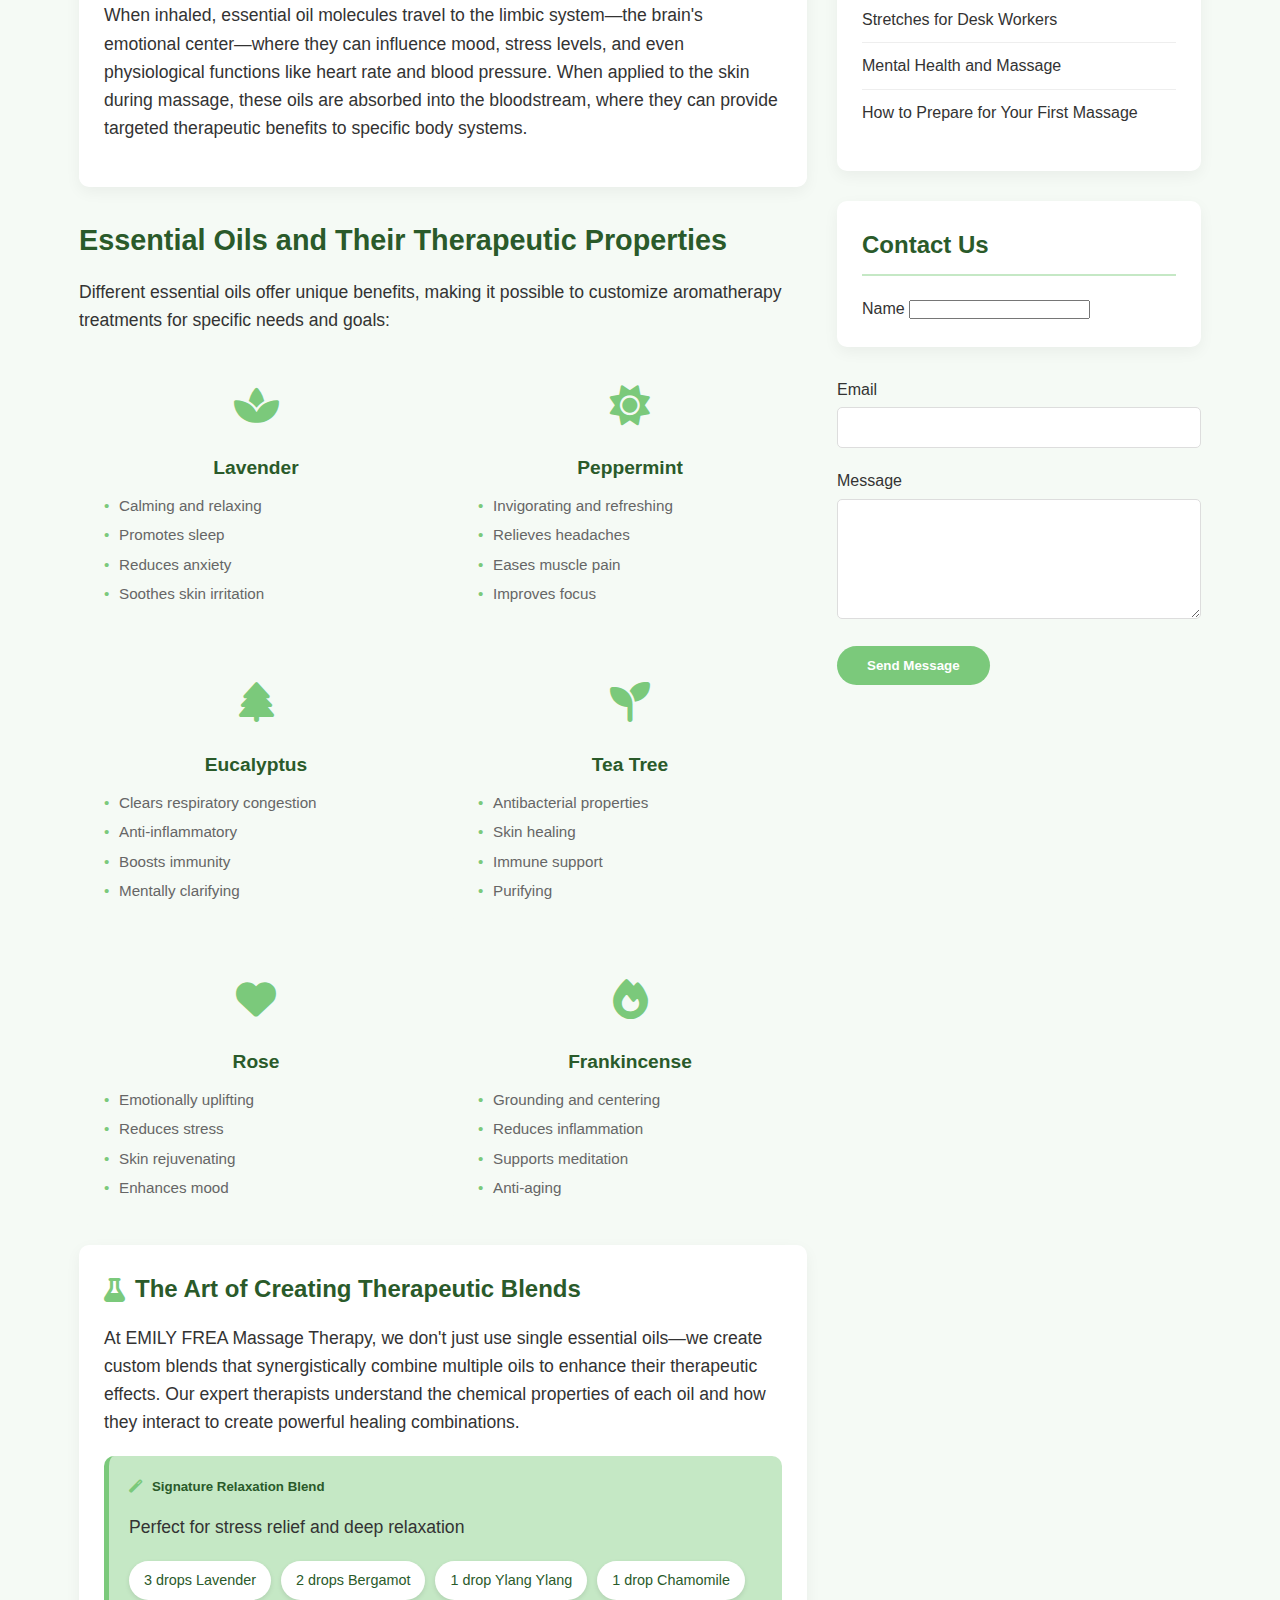
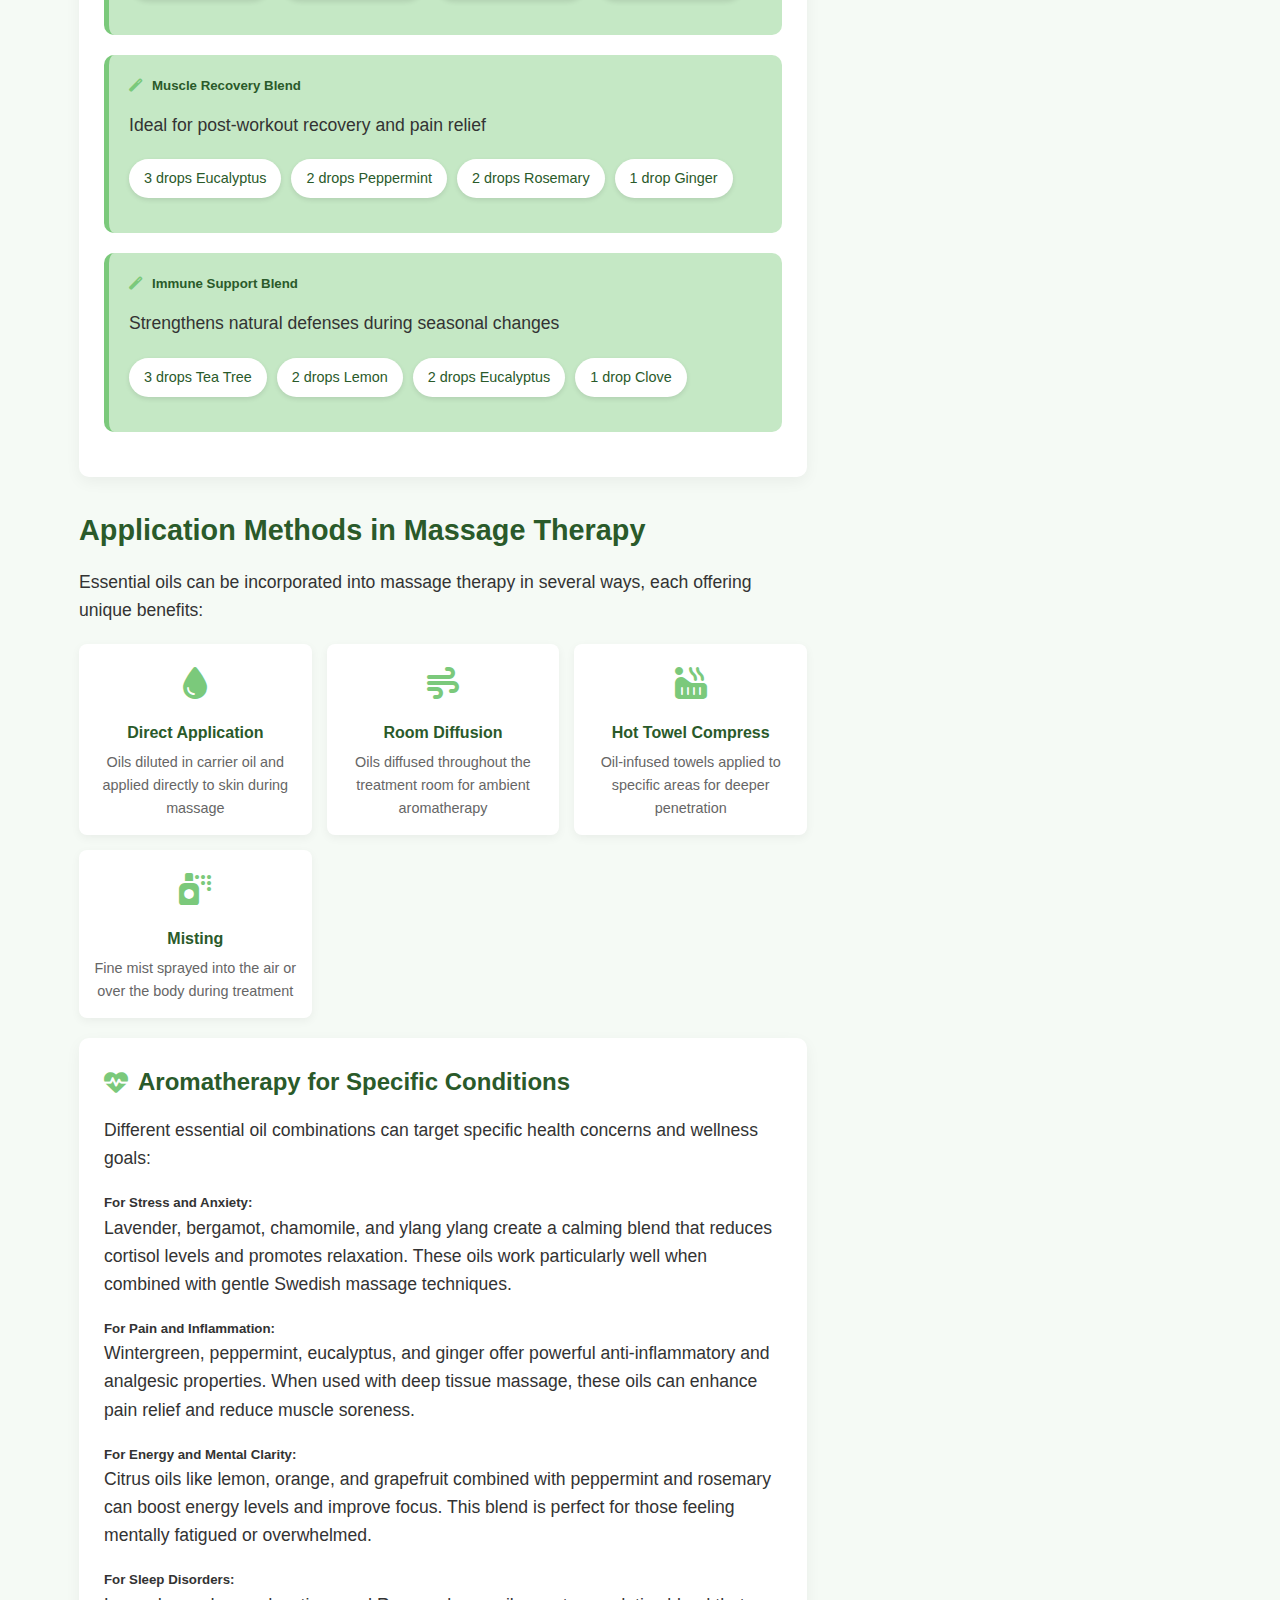
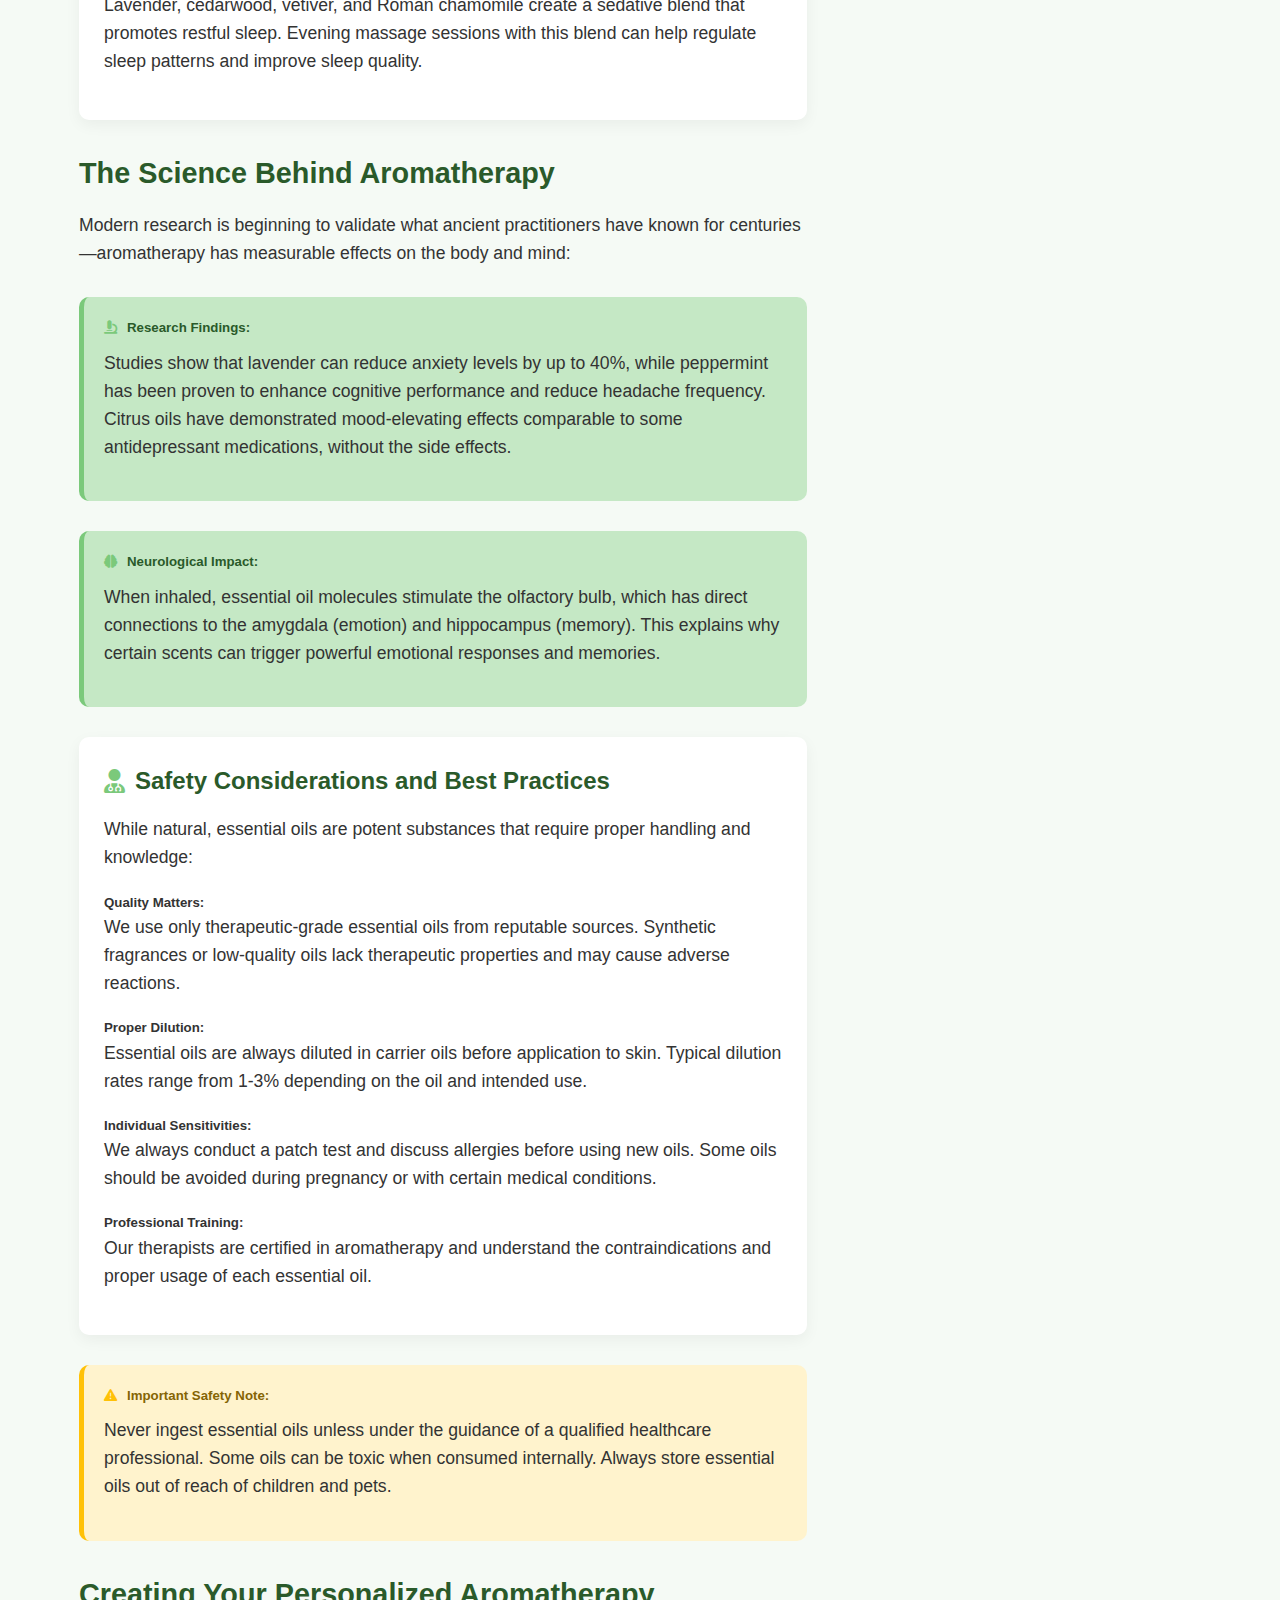
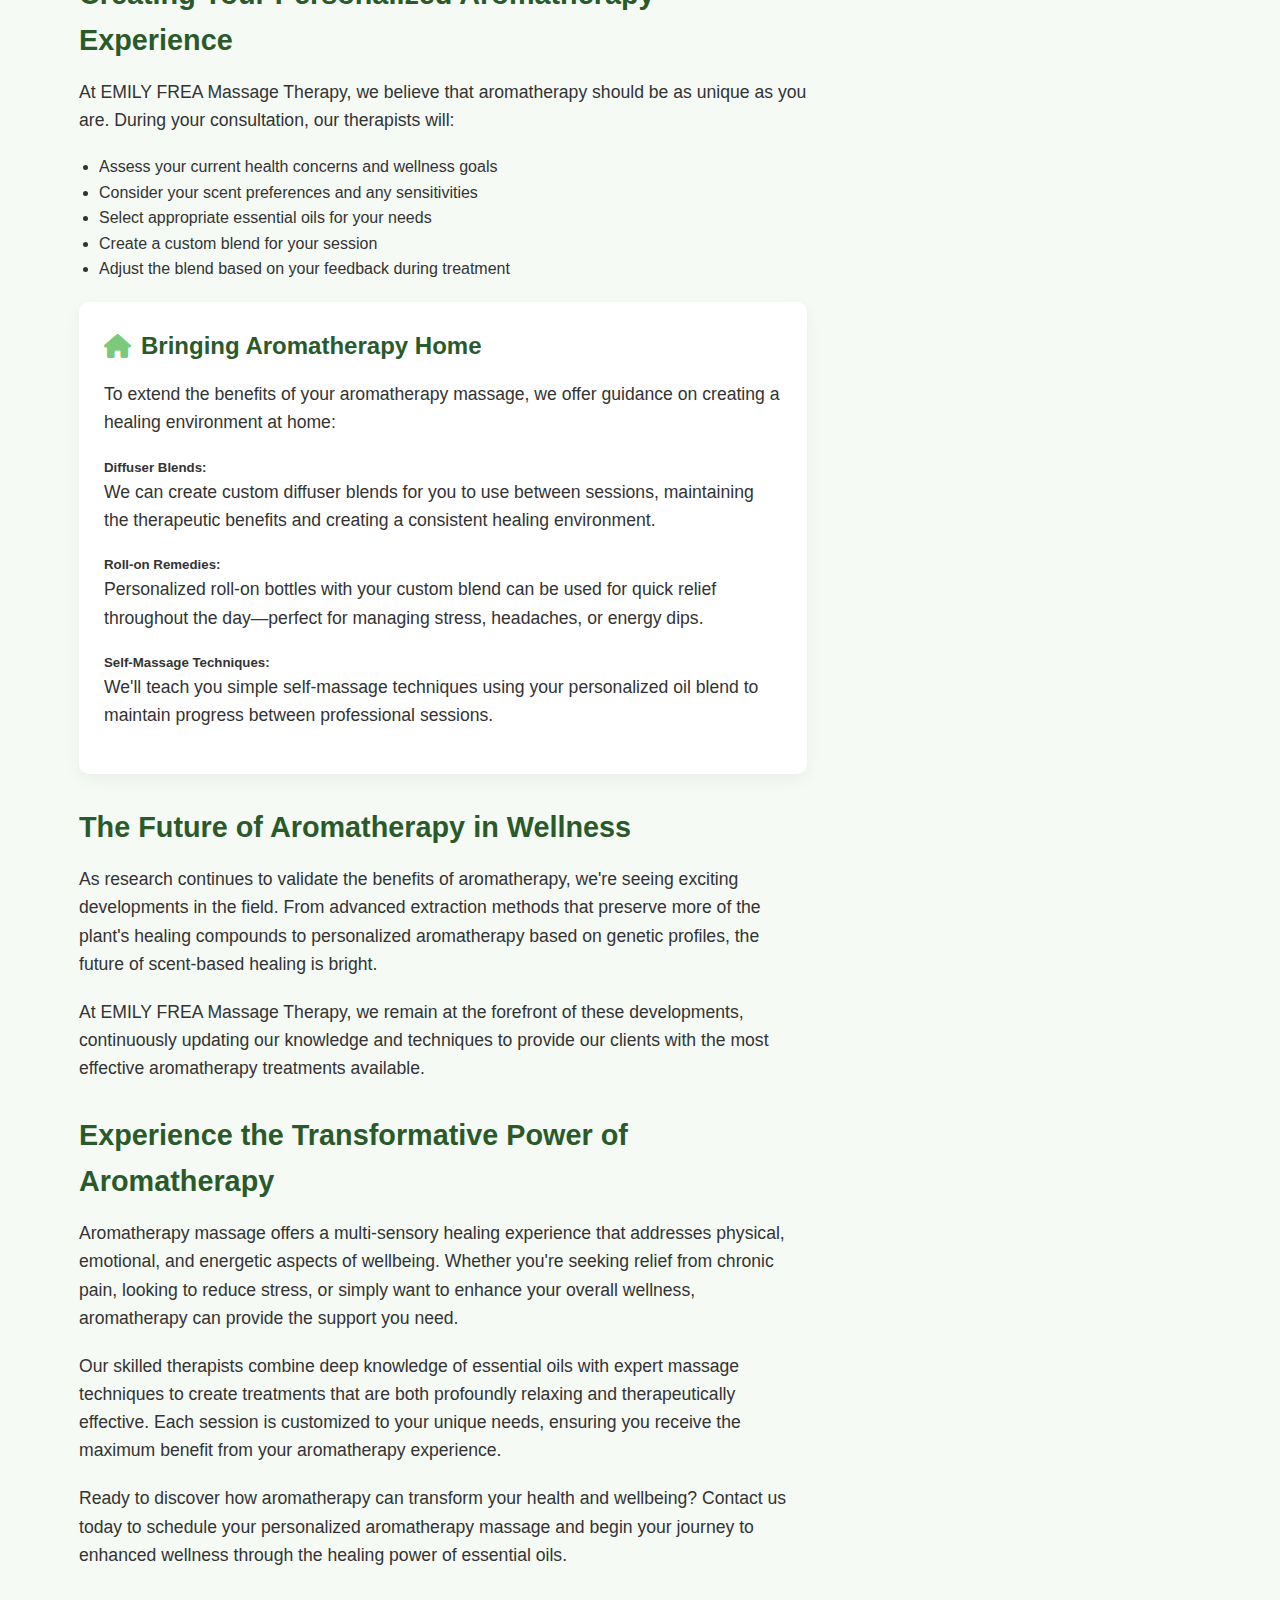
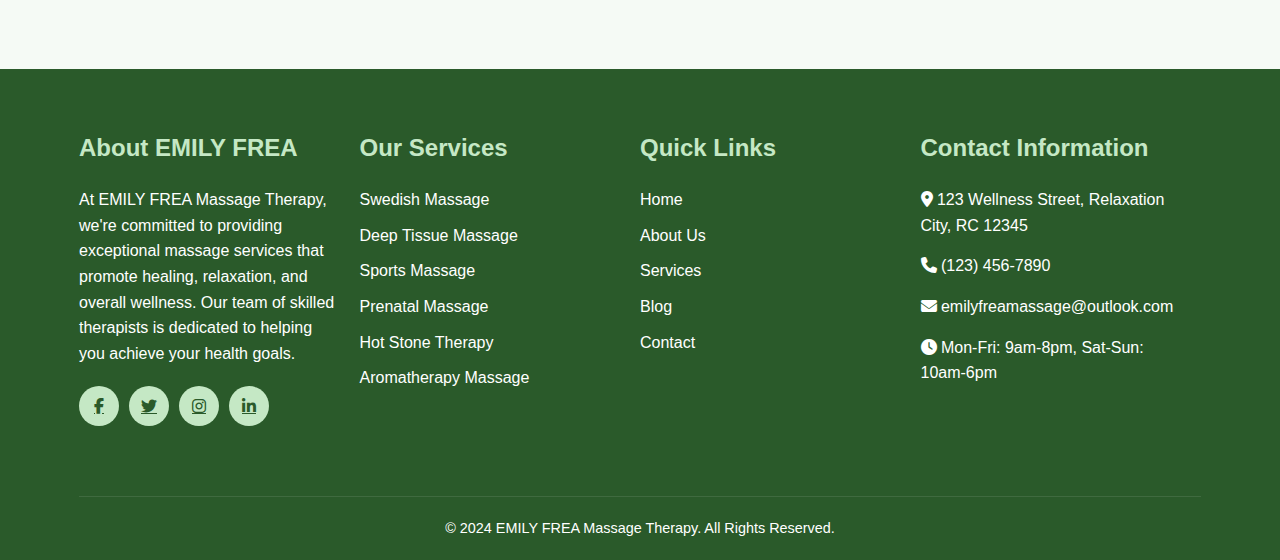
<file: Aromatherapy.html>
<!DOCTYPE html>
<html lang="en">
<head>
    <meta charset="UTF-8">
    <meta name="viewport" content="width=device-width, initial-scale=1.0">
    <title>EMILY FREA Massage Therapy - The Healing Power of Aromatherapy</title>
    <link rel="stylesheet" href="https://cdnjs.cloudflare.com/ajax/libs/font-awesome/6.4.0/css/all.min.css">
    <style>
        :root {
            --primary-color: #c5e8c5; /* Light green from your image */
            --secondary-color: #a8d5a8;
            --accent-color: #7bc97b;
            --dark-color: #2a5a2a;
            --light-color: #f5faf5;
            --text-color: #333;
        }
        
        * {
            margin: 0;
            padding: 0;
            box-sizing: border-box;
            font-family: 'Segoe UI', Tahoma, Geneva, Verdana, sans-serif;
        }
        
        body {
            background-color: var(--light-color);
            color: var(--text-color);
            line-height: 1.6;
        }
        
        .container {
            width: 90%;
            max-width: 1200px;
            margin: 0 auto;
            padding: 0 15px;
        }
        
        /* Header Styles */
        header {
            background-color: var(--primary-color);
            padding: 20px 0;
            box-shadow: 0 2px 10px rgba(0,0,0,0.1);
            position: sticky;
            top: 0;
            z-index: 100;
        }
        
        .header-content {
            display: flex;
            justify-content: space-between;
            align-items: center;
        }
        
        .logo {
            font-size: 1.8rem;
            font-weight: bold;
            color: var(--dark-color);
            text-decoration: none;
            display: flex;
            align-items: center;
        }
        
        .logo i {
            margin-right: 10px;
            color: var(--accent-color);
        }
        
        .logo-img {
            height: 40px;
            margin-right: 10px;
            border-radius: 50%;
        }
        
        .tagline {
            font-size: 0.9rem;
            color: var(--dark-color);
            margin-top: 5px;
        }
        
        nav ul {
            display: flex;
            list-style: none;
        }
        
        nav ul li {
            margin-left: 25px;
        }
        
        nav ul li a {
            text-decoration: none;
            color: var(--dark-color);
            font-weight: 500;
            transition: color 0.3s;
            position: relative;
        }
        
        nav ul li a:hover {
            color: var(--accent-color);
        }
        
        nav ul li a::after {
            content: '';
            position: absolute;
            width: 0;
            height: 2px;
            bottom: -5px;
            left: 0;
            background-color: var(--accent-color);
            transition: width 0.3s;
        }
        
        nav ul li a:hover::after {
            width: 100%;
        }
        
        /* Mobile Menu */
        .mobile-menu-btn {
            display: none;
            background: none;
            border: none;
            font-size: 1.5rem;
            color: var(--dark-color);
            cursor: pointer;
        }
        
        /* Hero Section */
        .hero {
            background: linear-gradient(rgba(42, 90, 42, 0.7), rgba(42, 90, 42, 0.7)), url('https://picsum.photos/seed/aromatherapy-massage/1200/600.jpg');
            background-size: cover;
            background-position: center;
            color: white;
            padding: 100px 0;
            text-align: center;
        }
        
        .hero h1 {
            font-size: 3rem;
            margin-bottom: 20px;
        }
        
        .hero p {
            font-size: 1.2rem;
            max-width: 700px;
            margin: 0 auto 30px;
        }
        
        .btn {
            display: inline-block;
            background-color: var(--accent-color);
            color: white;
            padding: 12px 30px;
            border-radius: 30px;
            text-decoration: none;
            font-weight: bold;
            transition: all 0.3s;
            border: none;
            cursor: pointer;
        }
        
        .btn:hover {
            background-color: var(--dark-color);
            transform: translateY(-3px);
            box-shadow: 0 10px 20px rgba(0,0,0,0.1);
        }
        
        /* Blog Post Section */
        .blog-post {
            padding: 80px 0;
        }
        
        .blog-content {
            display: flex;
            flex-wrap: wrap;
            gap: 30px;
        }
        
        .main-content {
            flex: 2;
            min-width: 300px;
        }
        
        .sidebar {
            flex: 1;
            min-width: 300px;
        }
        
        .blog-header {
            margin-bottom: 30px;
        }
        
        .blog-header h2 {
            font-size: 2.5rem;
            color: var(--dark-color);
            margin-bottom: 15px;
        }
        
        .blog-meta {
            display: flex;
            align-items: center;
            margin-bottom: 20px;
            color: #666;
            font-size: 0.9rem;
        }
        
        .blog-meta span {
            margin-right: 20px;
            display: flex;
            align-items: center;
        }
        
        .blog-meta i {
            margin-right: 5px;
            color: var(--accent-color);
        }
        
        .blog-image {
            width: 100%;
            height: 400px;
            object-fit: cover;
            border-radius: 10px;
            margin-bottom: 30px;
        }
        
        .blog-body h3 {
            font-size: 1.8rem;
            color: var(--dark-color);
            margin: 30px 0 15px;
        }
        
        .blog-body p {
            margin-bottom: 20px;
            font-size: 1.1rem;
        }
        
        .aroma-card {
            background-color: white;
            border-radius: 10px;
            padding: 25px;
            margin-bottom: 30px;
            box-shadow: 0 5px 15px rgba(0,0,0,0.05);
            transition: transform 0.3s, box-shadow 0.3s;
        }
        
        .aroma-card:hover {
            transform: translateY(-5px);
            box-shadow: 0 10px 25px rgba(0,0,0,0.1);
        }
        
        .aroma-card h4 {
            font-size: 1.5rem;
            color: var(--dark-color);
            margin-bottom: 15px;
            display: flex;
            align-items: center;
        }
        
        .aroma-card h4 i {
            margin-right: 10px;
            color: var(--accent-color);
        }
        
        .oil-grid {
            display: grid;
            grid-template-columns: repeat(auto-fit, minmax(250px, 1fr));
            gap: 20px;
            margin: 20px 0;
        }
        
        .oil-card {
            background-color: var(--light-color);
            border-radius: 10px;
            padding: 20px;
            text-align: center;
            transition: transform 0.3s;
        }
        
        .oil-card:hover {
            transform: translateY(-5px);
        }
        
        .oil-icon {
            font-size: 2.5rem;
            color: var(--accent-color);
            margin-bottom: 15px;
        }
        
        .oil-name {
            font-size: 1.2rem;
            font-weight: bold;
            color: var(--dark-color);
            margin-bottom: 10px;
        }
        
        .oil-benefits {
            font-size: 0.95rem;
            color: #666;
        }
        
        .oil-benefits ul {
            list-style: none;
            text-align: left;
            margin-top: 10px;
        }
        
        .oil-benefits li {
            margin-bottom: 5px;
            position: relative;
            padding-left: 20px;
        }
        
        .oil-benefits li::before {
            content: '•';
            color: var(--accent-color);
            position: absolute;
            left: 5px;
        }
        
        .blend-recipe {
            background-color: var(--primary-color);
            padding: 20px;
            border-radius: 10px;
            margin: 20px 0;
            border-left: 5px solid var(--accent-color);
        }
        
        .blend-recipe h5 {
            color: var(--dark-color);
            margin-bottom: 15px;
            display: flex;
            align-items: center;
        }
        
        .blend-recipe h5 i {
            margin-right: 10px;
            color: var(--accent-color);
        }
        
        .blend-ingredients {
            display: flex;
            flex-wrap: wrap;
            gap: 10px;
            margin: 15px 0;
        }
        
        .ingredient {
            background-color: white;
            padding: 8px 15px;
            border-radius: 20px;
            font-size: 0.9rem;
            color: var(--dark-color);
            box-shadow: 0 2px 5px rgba(0,0,0,0.1);
        }
        
        .application-methods {
            display: grid;
            grid-template-columns: repeat(auto-fit, minmax(200px, 1fr));
            gap: 15px;
            margin: 20px 0;
        }
        
        .method-card {
            background-color: white;
            padding: 15px;
            border-radius: 8px;
            text-align: center;
            box-shadow: 0 3px 10px rgba(0,0,0,0.05);
        }
        
        .method-icon {
            font-size: 2rem;
            color: var(--accent-color);
            margin-bottom: 10px;
        }
        
        .method-name {
            font-weight: bold;
            color: var(--dark-color);
            margin-bottom: 5px;
        }
        
        .method-desc {
            font-size: 0.9rem;
            color: #666;
        }
        
        .warning-box {
            background-color: #fff3cd;
            padding: 20px;
            border-radius: 10px;
            margin: 30px 0;
            border-left: 5px solid #ffc107;
        }
        
        .warning-box h5 {
            color: #856404;
            margin-bottom: 10px;
            display: flex;
            align-items: center;
        }
        
        .warning-box h5 i {
            margin-right: 10px;
            color: #ffc107;
        }
        
        .info-box {
            background-color: var(--primary-color);
            padding: 20px;
            border-radius: 10px;
            margin: 30px 0;
            border-left: 5px solid var(--accent-color);
        }
        
        .info-box h5 {
            color: var(--dark-color);
            margin-bottom: 10px;
            display: flex;
            align-items: center;
        }
        
        .info-box h5 i {
            margin-right: 10px;
            color: var(--accent-color);
        }
        
        /* Success Message */
        .success-message {
            display: none;
            background-color: var(--accent-color);
            color: white;
            padding: 15px;
            border-radius: 8px;
            margin-top: 20px;
            text-align: center;
            animation: fadeIn 0.5s;
        }
        
        .success-message.show {
            display: block;
        }
        
        @keyframes fadeIn {
            from { opacity: 0; transform: translateY(-10px); }
            to { opacity: 1; transform: translateY(0); }
        }
        
        /* Sidebar Styles */
        .sidebar-widget {
            background-color: white;
            border-radius: 10px;
            padding: 25px;
            margin-bottom: 30px;
            box-shadow: 0 5px 15px rgba(0,0,0,0.05);
        }
        
        .sidebar-widget h3 {
            font-size: 1.5rem;
            color: var(--dark-color);
            margin-bottom: 20px;
            padding-bottom: 10px;
            border-bottom: 2px solid var(--primary-color);
        }
        
        .sidebar-widget ul {
            list-style: none;
        }
        
        .sidebar-widget ul li {
            margin-bottom: 10px;
            padding-bottom: 10px;
            border-bottom: 1px solid #eee;
        }
        
        .sidebar-widget ul li:last-child {
            border-bottom: none;
        }
        
        .sidebar-widget ul li a {
            color: var(--text-color);
            text-decoration: none;
            transition: color 0.3s;
        }
        
        .sidebar-widget ul li a:hover {
            color: var(--accent-color);
        }
        
        .ceo-profile {
            display: flex;
            align-items: center;
            margin-bottom: 20px;
        }
        
        .ceo-image {
            width: 80px;
            height: 80px;
            border-radius: 50%;
            object-fit: cover;
            margin-right: 15px;
            border: 3px solid var(--primary-color);
        }
        
        .ceo-info h4 {
            color: var(--dark-color);
            margin-bottom: 5px;
        }
        
        .ceo-info p {
            font-size: 0.9rem;
            color: #666;
        }
        
        /* Footer Styles */
        footer {
            background-color: var(--dark-color);
            color: white;
            padding: 60px 0 20px;
        }
        
        .footer-content {
            display: flex;
            flex-wrap: wrap;
            justify-content: space-between;
            margin-bottom: 40px;
        }
        
        .footer-section {
            flex: 1;
            min-width: 250px;
            margin-bottom: 30px;
            padding-right: 20px;
        }
        
        .footer-section h3 {
            font-size: 1.5rem;
            margin-bottom: 20px;
            color: var(--primary-color);
        }
        
        .footer-section p {
            margin-bottom: 15px;
        }
        
        .footer-section ul {
            list-style: none;
        }
        
        .footer-section ul li {
            margin-bottom: 10px;
        }
        
        .footer-section ul li a {
            color: white;
            text-decoration: none;
            transition: color 0.3s;
        }
        
        .footer-section ul li a:hover {
            color: var(--primary-color);
        }
        
        .social-links {
            display: flex;
            margin-top: 20px;
        }
        
        .social-links a {
            display: flex;
            align-items: center;
            justify-content: center;
            width: 40px;
            height: 40px;
            background-color: var(--primary-color);
            color: var(--dark-color);
            border-radius: 50%;
            margin-right: 10px;
            transition: all 0.3s;
        }
        
        .social-links a:hover {
            background-color: var(--accent-color);
            transform: translateY(-3px);
        }
        
        .copyright {
            text-align: center;
            padding-top: 20px;
            border-top: 1px solid rgba(255,255,255,0.1);
            font-size: 0.9rem;
        }
        
        /* Contact Form */
        .contact-form {
            margin-top: 20px;
        }
        
        .form-group {
            margin-bottom: 20px;
        }
        
        .form-group label {
            display: block;
            margin-bottom: 5px;
            font-weight: 500;
        }
        
        .form-group input,
        .form-group textarea {
            width: 100%;
            padding: 12px;
            border: 1px solid #ddd;
            border-radius: 5px;
            font-family: inherit;
        }
        
        .form-group textarea {
            resize: vertical;
            min-height: 120px;
        }
        
        /* Responsive Styles */
        @media (max-width: 768px) {
            .mobile-menu-btn {
                display: block;
            }
            
            nav {
                display: none;
                position: absolute;
                top: 100%;
                left: 0;
                width: 100%;
                background-color: var(--primary-color);
                box-shadow: 0 5px 10px rgba(0,0,0,0.1);
            }
            
            nav.active {
                display: block;
            }
            
            nav ul {
                flex-direction: column;
                padding: 20px;
            }
            
            nav ul li {
                margin: 10px 0;
            }
            
            .hero h1 {
                font-size: 2rem;
            }
            
            .blog-content {
                flex-direction: column;
            }
            
            .footer-content {
                flex-direction: column;
            }
        }
    </style>
</head>
<body>
    <!-- Header -->
    <header>
        <div class="container">
            <div class="header-content">
                <div>
                    <a href="images/logo.png" class="logo">
                        <!-- Logo placeholder - you can replace this with your actual logo -->
                        <img src="images/logo.png" alt="EMILY FREA Logo" class="logo-img">
                        <i class="fas fa-spa"></i> EMILY FREA MASSAGE
                    </a>
                    <div class="tagline">Massage Therapy & Wellness</div>
                </div>
                <button class="mobile-menu-btn" id="mobileMenuBtn">
                    <i class="fas fa-bars"></i>
                </button>
                <nav id="mainNav">
                    <ul>
                        <li><a href="index.html">Home</a></li>
                        <li><a href="about.html">About</a></li>
                        <li><a href="services.html">Services</a></li>
                        <li><a href="blog.html">Blog</a></li>
                        <li><a href="faq.html">Faq</a></li>
                        <li><a href="contact.html">Contact</a></li>
                    </ul>
                </nav>
            </div>
        </div>
    </header>

    <!-- Hero Section -->
    <section class="hero" id="home">
        <div class="container">
            <h1>The Healing Power of Aromatherapy</h1>
            <p>Discover how essential oils can transform your massage experience and enhance your physical and emotional wellbeing</p>
            <a href="Aromatherapy.html" class="btn">Read More</a>
        </div>
    </section>

    <!-- Blog Post Section -->
    <section class="blog-post" id="blog">
        <div class="container">
            <div class="blog-content">
                <div class="main-content">
                    <div class="blog-header">
                        <h2>The Healing Power of Aromatherapy</h2>
                        <div class="blog-meta">
                            <span><i class="far fa-calendar"></i> September 5, 2024</span>
                            <span><i class="far fa-user"></i> Emily Frea</span>
                            <span><i class="far fa-comments"></i> 28 Comments</span>
                        </div>
                    </div>
                    
                    <img src="images/aroma.jpg" alt="Aromatherapy Essential Oils" class="blog-image">
                    
                    <div class="blog-body">
                        <p>Aromatherapy is more than just pleasant scents—it's a powerful healing modality that has been used for thousands of years to promote physical, mental, and emotional wellbeing. When combined with massage therapy, essential oils can enhance the therapeutic benefits, creating a truly transformative experience. At EMILY FREA Massage Therapy, we've mastered the art of integrating aromatherapy into our treatments to provide our clients with exceptional healing experiences.</p>
                        
                        <div class="aroma-card">
                            <h4><i class="fas fa-leaf"></i> Understanding Aromatherapy</h4>
                            <p>Aromatherapy uses concentrated plant extracts known as essential oils to promote health and wellbeing. These potent oils capture the plant's aromatic compounds, which can influence our bodies through both olfactory (smell) and dermal (skin) absorption pathways.</p>
                            
                            <p>When inhaled, essential oil molecules travel to the limbic system—the brain's emotional center—where they can influence mood, stress levels, and even physiological functions like heart rate and blood pressure. When applied to the skin during massage, these oils are absorbed into the bloodstream, where they can provide targeted therapeutic benefits to specific body systems.</p>
                        </div>
                        
                        <h3>Essential Oils and Their Therapeutic Properties</h3>
                        <p>Different essential oils offer unique benefits, making it possible to customize aromatherapy treatments for specific needs and goals:</p>
                        
                        <div class="oil-grid">
                            <div class="oil-card">
                                <div class="oil-icon"><i class="fas fa-spa"></i></div>
                                <div class="oil-name">Lavender</div>
                                <div class="oil-benefits">
                                    <ul>
                                        <li>Calming and relaxing</li>
                                        <li>Promotes sleep</li>
                                        <li>Reduces anxiety</li>
                                        <li>Soothes skin irritation</li>
                                    </ul>
                                </div>
                            </div>
                            
                            <div class="oil-card">
                                <div class="oil-icon"><i class="fas fa-sun"></i></div>
                                <div class="oil-name">Peppermint</div>
                                <div class="oil-benefits">
                                    <ul>
                                        <li>Invigorating and refreshing</li>
                                        <li>Relieves headaches</li>
                                        <li>Eases muscle pain</li>
                                        <li>Improves focus</li>
                                    </ul>
                                </div>
                            </div>
                            
                            <div class="oil-card">
                                <div class="oil-icon"><i class="fas fa-tree"></i></div>
                                <div class="oil-name">Eucalyptus</div>
                                <div class="oil-benefits">
                                    <ul>
                                        <li>Clears respiratory congestion</li>
                                        <li>Anti-inflammatory</li>
                                        <li>Boosts immunity</li>
                                        <li>Mentally clarifying</li>
                                    </ul>
                                </div>
                            </div>
                            
                            <div class="oil-card">
                                <div class="oil-icon"><i class="fas fa-seedling"></i></div>
                                <div class="oil-name">Tea Tree</div>
                                <div class="oil-benefits">
                                    <ul>
                                        <li>Antibacterial properties</li>
                                        <li>Skin healing</li>
                                        <li>Immune support</li>
                                        <li>Purifying</li>
                                    </ul>
                                </div>
                            </div>
                            
                            <div class="oil-card">
                                <div class="oil-icon"><i class="fas fa-heart"></i></div>
                                <div class="oil-name">Rose</div>
                                <div class="oil-benefits">
                                    <ul>
                                        <li>Emotionally uplifting</li>
                                        <li>Reduces stress</li>
                                        <li>Skin rejuvenating</li>
                                        <li>Enhances mood</li>
                                    </ul>
                                </div>
                            </div>
                            
                            <div class="oil-card">
                                <div class="oil-icon"><i class="fas fa-fire"></i></div>
                                <div class="oil-name">Frankincense</div>
                                <div class="oil-benefits">
                                    <ul>
                                        <li>Grounding and centering</li>
                                        <li>Reduces inflammation</li>
                                        <li>Supports meditation</li>
                                        <li>Anti-aging</li>
                                    </ul>
                                </div>
                            </div>
                        </div>
                        
                        <div class="aroma-card">
                            <h4><i class="fas fa-flask"></i> The Art of Creating Therapeutic Blends</h4>
                            <p>At EMILY FREA Massage Therapy, we don't just use single essential oils—we create custom blends that synergistically combine multiple oils to enhance their therapeutic effects. Our expert therapists understand the chemical properties of each oil and how they interact to create powerful healing combinations.</p>
                            
                            <div class="blend-recipe">
                                <h5><i class="fas fa-magic"></i> Signature Relaxation Blend</h5>
                                <p>Perfect for stress relief and deep relaxation</p>
                                <div class="blend-ingredients">
                                    <span class="ingredient">3 drops Lavender</span>
                                    <span class="ingredient">2 drops Bergamot</span>
                                    <span class="ingredient">1 drop Ylang Ylang</span>
                                    <span class="ingredient">1 drop Chamomile</span>
                                </div>
                            </div>
                            
                            <div class="blend-recipe">
                                <h5><i class="fas fa-magic"></i> Muscle Recovery Blend</h5>
                                <p>Ideal for post-workout recovery and pain relief</p>
                                <div class="blend-ingredients">
                                    <span class="ingredient">3 drops Eucalyptus</span>
                                    <span class="ingredient">2 drops Peppermint</span>
                                    <span class="ingredient">2 drops Rosemary</span>
                                    <span class="ingredient">1 drop Ginger</span>
                                </div>
                            </div>
                            
                            <div class="blend-recipe">
                                <h5><i class="fas fa-magic"></i> Immune Support Blend</h5>
                                <p>Strengthens natural defenses during seasonal changes</p>
                                <div class="blend-ingredients">
                                    <span class="ingredient">3 drops Tea Tree</span>
                                    <span class="ingredient">2 drops Lemon</span>
                                    <span class="ingredient">2 drops Eucalyptus</span>
                                    <span class="ingredient">1 drop Clove</span>
                                </div>
                            </div>
                        </div>
                        
                        <h3>Application Methods in Massage Therapy</h3>
                        <p>Essential oils can be incorporated into massage therapy in several ways, each offering unique benefits:</p>
                        
                        <div class="application-methods">
                            <div class="method-card">
                                <div class="method-icon"><i class="fas fa-tint"></i></div>
                                <div class="method-name">Direct Application</div>
                                <div class="method-desc">Oils diluted in carrier oil and applied directly to skin during massage</div>
                            </div>
                            
                            <div class="method-card">
                                <div class="method-icon"><i class="fas fa-wind"></i></div>
                                <div class="method-name">Room Diffusion</div>
                                <div class="method-desc">Oils diffused throughout the treatment room for ambient aromatherapy</div>
                            </div>
                            
                            <div class="method-card">
                                <div class="method-icon"><i class="fas fa-hot-tub"></i></div>
                                <div class="method-name">Hot Towel Compress</div>
                                <div class="method-desc">Oil-infused towels applied to specific areas for deeper penetration</div>
                            </div>
                            
                            <div class="method-card">
                                <div class="method-icon"><i class="fas fa-spray-can"></i></div>
                                <div class="method-name">Misting</div>
                                <div class="method-desc">Fine mist sprayed into the air or over the body during treatment</div>
                            </div>
                        </div>
                        
                        <div class="aroma-card">
                            <h4><i class="fas fa-heartbeat"></i> Aromatherapy for Specific Conditions</h4>
                            <p>Different essential oil combinations can target specific health concerns and wellness goals:</p>
                            
                            <h5>For Stress and Anxiety:</h5>
                            <p>Lavender, bergamot, chamomile, and ylang ylang create a calming blend that reduces cortisol levels and promotes relaxation. These oils work particularly well when combined with gentle Swedish massage techniques.</p>
                            
                            <h5>For Pain and Inflammation:</h5>
                            <p>Wintergreen, peppermint, eucalyptus, and ginger offer powerful anti-inflammatory and analgesic properties. When used with deep tissue massage, these oils can enhance pain relief and reduce muscle soreness.</p>
                            
                            <h5>For Energy and Mental Clarity:</h5>
                            <p>Citrus oils like lemon, orange, and grapefruit combined with peppermint and rosemary can boost energy levels and improve focus. This blend is perfect for those feeling mentally fatigued or overwhelmed.</p>
                            
                            <h5>For Sleep Disorders:</h5>
                            <p>Lavender, cedarwood, vetiver, and Roman chamomile create a sedative blend that promotes restful sleep. Evening massage sessions with this blend can help regulate sleep patterns and improve sleep quality.</p>
                        </div>
                        
                        <h3>The Science Behind Aromatherapy</h3>
                        <p>Modern research is beginning to validate what ancient practitioners have known for centuries—aromatherapy has measurable effects on the body and mind:</p>
                        
                        <div class="info-box">
                            <h5><i class="fas fa-microscope"></i> Research Findings:</h5>
                            <p>Studies show that lavender can reduce anxiety levels by up to 40%, while peppermint has been proven to enhance cognitive performance and reduce headache frequency. Citrus oils have demonstrated mood-elevating effects comparable to some antidepressant medications, without the side effects.</p>
                        </div>
                        
                        <div class="info-box">
                            <h5><i class="fas fa-brain"></i> Neurological Impact:</h5>
                            <p>When inhaled, essential oil molecules stimulate the olfactory bulb, which has direct connections to the amygdala (emotion) and hippocampus (memory). This explains why certain scents can trigger powerful emotional responses and memories.</p>
                        </div>
                        
                        <div class="aroma-card">
                            <h4><i class="fas fa-user-md"></i> Safety Considerations and Best Practices</h4>
                            <p>While natural, essential oils are potent substances that require proper handling and knowledge:</p>
                            
                            <h5>Quality Matters:</h5>
                            <p>We use only therapeutic-grade essential oils from reputable sources. Synthetic fragrances or low-quality oils lack therapeutic properties and may cause adverse reactions.</p>
                            
                            <h5>Proper Dilution:</h5>
                            <p>Essential oils are always diluted in carrier oils before application to skin. Typical dilution rates range from 1-3% depending on the oil and intended use.</p>
                            
                            <h5>Individual Sensitivities:</h5>
                            <p>We always conduct a patch test and discuss allergies before using new oils. Some oils should be avoided during pregnancy or with certain medical conditions.</p>
                            
                            <h5>Professional Training:</h5>
                            <p>Our therapists are certified in aromatherapy and understand the contraindications and proper usage of each essential oil.</p>
                        </div>
                        
                        <div class="warning-box">
                            <h5><i class="fas fa-exclamation-triangle"></i> Important Safety Note:</h5>
                            <p>Never ingest essential oils unless under the guidance of a qualified healthcare professional. Some oils can be toxic when consumed internally. Always store essential oils out of reach of children and pets.</p>
                        </div>
                        
                        <h3>Creating Your Personalized Aromatherapy Experience</h3>
                        <p>At EMILY FREA Massage Therapy, we believe that aromatherapy should be as unique as you are. During your consultation, our therapists will:</p>
                        
                        <ul style="margin-left: 20px; margin-bottom: 20px;">
                            <li>Assess your current health concerns and wellness goals</li>
                            <li>Consider your scent preferences and any sensitivities</li>
                            <li>Select appropriate essential oils for your needs</li>
                            <li>Create a custom blend for your session</li>
                            <li>Adjust the blend based on your feedback during treatment</li>
                        </ul>
                        
                        <div class="aroma-card">
                            <h4><i class="fas fa-home"></i> Bringing Aromatherapy Home</h4>
                            <p>To extend the benefits of your aromatherapy massage, we offer guidance on creating a healing environment at home:</p>
                            
                            <h5>Diffuser Blends:</h5>
                            <p>We can create custom diffuser blends for you to use between sessions, maintaining the therapeutic benefits and creating a consistent healing environment.</p>
                            
                            <h5>Roll-on Remedies:</h5>
                            <p>Personalized roll-on bottles with your custom blend can be used for quick relief throughout the day—perfect for managing stress, headaches, or energy dips.</p>
                            
                            <h5>Self-Massage Techniques:</h5>
                            <p>We'll teach you simple self-massage techniques using your personalized oil blend to maintain progress between professional sessions.</p>
                        </div>
                        
                        <h3>The Future of Aromatherapy in Wellness</h3>
                        <p>As research continues to validate the benefits of aromatherapy, we're seeing exciting developments in the field. From advanced extraction methods that preserve more of the plant's healing compounds to personalized aromatherapy based on genetic profiles, the future of scent-based healing is bright.</p>
                        
                        <p>At EMILY FREA Massage Therapy, we remain at the forefront of these developments, continuously updating our knowledge and techniques to provide our clients with the most effective aromatherapy treatments available.</p>
                        
                        <h3>Experience the Transformative Power of Aromatherapy</h3>
                        <p>Aromatherapy massage offers a multi-sensory healing experience that addresses physical, emotional, and energetic aspects of wellbeing. Whether you're seeking relief from chronic pain, looking to reduce stress, or simply want to enhance your overall wellness, aromatherapy can provide the support you need.</p>
                        
                        <p>Our skilled therapists combine deep knowledge of essential oils with expert massage techniques to create treatments that are both profoundly relaxing and therapeutically effective. Each session is customized to your unique needs, ensuring you receive the maximum benefit from your aromatherapy experience.</p>
                        
                        <p>Ready to discover how aromatherapy can transform your health and wellbeing? Contact us today to schedule your personalized aromatherapy massage and begin your journey to enhanced wellness through the healing power of essential oils.</p>
                    </div>
                </div>
                
                <div class="sidebar">
                    <div class="sidebar-widget">
                        <h3>About EMILY FREA</h3>
                        <div class="ceo-profile">
                            <img src="images/emily frea.jpeg" alt="Emily Frea" class="ceo-image">
                            <div class="ceo-info">
                                <h4>Emily Frea</h4>
                                <p>CEO & Founder</p>
                            </div>
                        </div>
                        <p>With over 5 years of experience in massage therapy and wellness, Emily Frea founded EMILY FREA Massage Therapy with a vision to provide holistic healing experiences that nurture both body and mind.</p>
                    </div>
                    
                    <div class="sidebar-widget">
                        <h3>Our Services</h3>
                        <ul>
                            <li><a href="services.html#swedish">Swedish Massage</a></li>
                            <li><a href="services.html#deep-tissue">Deep Tissue Massage</a></li>
                            <li><a href="services.html#sports">Sports Massage</a></li>
                            <li><a href="#services">Prenatal Massage</a></li>
                            <li><a href="services.html#hot-stone">Hot Stone Therapy</a></li>
                            <li><a href="services.html#aromatherapy">Aromatherapy Massage</a></li>
                        </ul>
                    </div>
                    
                    <div class="sidebar-widget">
                        <h3>Recent Posts</h3>
                        <ul>
                            <li><a href="blog-post.html">5 Benefits of Regular Massage Therapy</a></li>
                            <li><a href="2.html">Stretches for Desk Workers</a></li>
                            <li><a href="#">Mental Health and Massage</a></li>
                            <li><a href="3.html">How to Prepare for Your First Massage</a></li>
                        </ul>
                    </div>
                    
                    <div class="sidebar-widget" id="contact">
                        <h3>Contact Us</h3>
                        <form class="contact-form" action="https://formspree.io/f/xldpvwgw" method="POST"
                            <div class="form-group">
                                <label for="name">Name</label>
                                <input type="text" id="name" name="name" required>
                            </div>
                            <div class="form-group">
                                <label for="email">Email</label>
                                <input type="email" id="email" name="email" required>
                            </div>
                            <div class="form-group">
                                <label for="message">Message</label>
                                <textarea id="message" name="message" required></textarea>
                            </div>
                            <button type="submit" class="btn">Send Message</button>
                            <div class="success-message" id="successMessage">
                                <i class="fas fa-check-circle"></i> Thank you for messaging us! We'll get back to you soon.
                            </div>
                        </form>
                    </div>
                </div>
            </div>
        </div>
    </section>

    <!-- Footer -->
    <footer>
        <div class="container">
            <div class="footer-content">
                <div class="footer-section" id="about">
                    <h3>About EMILY FREA</h3>
                    <p>At EMILY FREA Massage Therapy, we're committed to providing exceptional massage services that promote healing, relaxation, and overall wellness. Our team of skilled therapists is dedicated to helping you achieve your health goals.</p>
                    <div class="social-links">
                        <a href="#"><i class="fab fa-facebook-f"></i></a>
                        <a href="#"><i class="fab fa-twitter"></i></a>
                        <a href="#"><i class="fab fa-instagram"></i></a>
                        <a href="#"><i class="fab fa-linkedin-in"></i></a>
                    </div>
                </div>
                
                <div class="footer-section" id="services">
                    <h3>Our Services</h3>
                    <ul>
                        <li><a href="services.html#swedish">Swedish Massage</a></li>
                        <li><a href="services.html#deep-tissue">Deep Tissue Massage</a></li>
                        <li><a href="services.html#sports">Sports Massage</a></li>
                        <li><a href="#">Prenatal Massage</a></li>
                        <li><a href="services.html#hot-stone">Hot Stone Therapy</a></li>
                        <li><a href="services.html#aromatherapy">Aromatherapy Massage</a></li>
                    </ul>
                </div>
                
                <div class="footer-section">
                    <h3>Quick Links</h3>
                    <ul>
                        <li><a href="index.html">Home</a></li>
                        <li><a href="about.html">About Us</a></li>
                        <li><a href="services.html">Services</a></li>
                        <li><a href="blog.html">Blog</a></li>
                        <li><a href="contact.html">Contact</a></li>
                    </ul>
                </div>
                
                <div class="footer-section">
                    <h3>Contact Information</h3>
                    <p><i class="fas fa-map-marker-alt"></i> 123 Wellness Street, Relaxation City, RC 12345</p>
                    <p><i class="fas fa-phone"></i> (123) 456-7890</p>
                    <p><i class="fas fa-envelope"></i> emilyfreamassage@outlook.com</p>
                    <p><i class="fas fa-clock"></i> Mon-Fri: 9am-8pm, Sat-Sun: 10am-6pm</p>
                </div>
            </div>
            
            <div class="copyright">
                <p>&copy; 2024 EMILY FREA Massage Therapy. All Rights Reserved.</p>
            </div>
        </div>
    </footer>

    <script>
        // Mobile menu toggle
        document.getElementById('mobileMenuBtn').addEventListener('click', function() {
            document.getElementById('mainNav').classList.toggle('active');
        });
        
        // Smooth scrolling for anchor links
        document.querySelectorAll('a[href^="#"]').forEach(anchor => {
            anchor.addEventListener('click', function (e) {
                e.preventDefault();
                
                document.querySelector(this.getAttribute('href')).scrollIntoView({
                    behavior: 'smooth'
                });
                
                // Close mobile menu if open
                document.getElementById('mainNav').classList.remove('active');
            });
        });
        
        // Form submission with success message
        document.getElementById('contactForm').addEventListener('submit', function(e) {
            e.preventDefault();
            
            // Get form values
            const name = document.getElementById('name').value;
            const email = document.getElementById('email').value;
            const message = document.getElementById('message').value;
            
            // Show success message
            const successMessage = document.getElementById('successMessage');
            successMessage.classList.add('show');
            
            // Reset form
            this.reset();
            
            // Hide success message after 5 seconds
            setTimeout(() => {
                successMessage.classList.remove('show');
            }, 5000);
            
            // Here you would normally send the data to a server
            console.log('Form submitted:', { name, email, message });
        });
    </script>
</body>
</html>
</file>
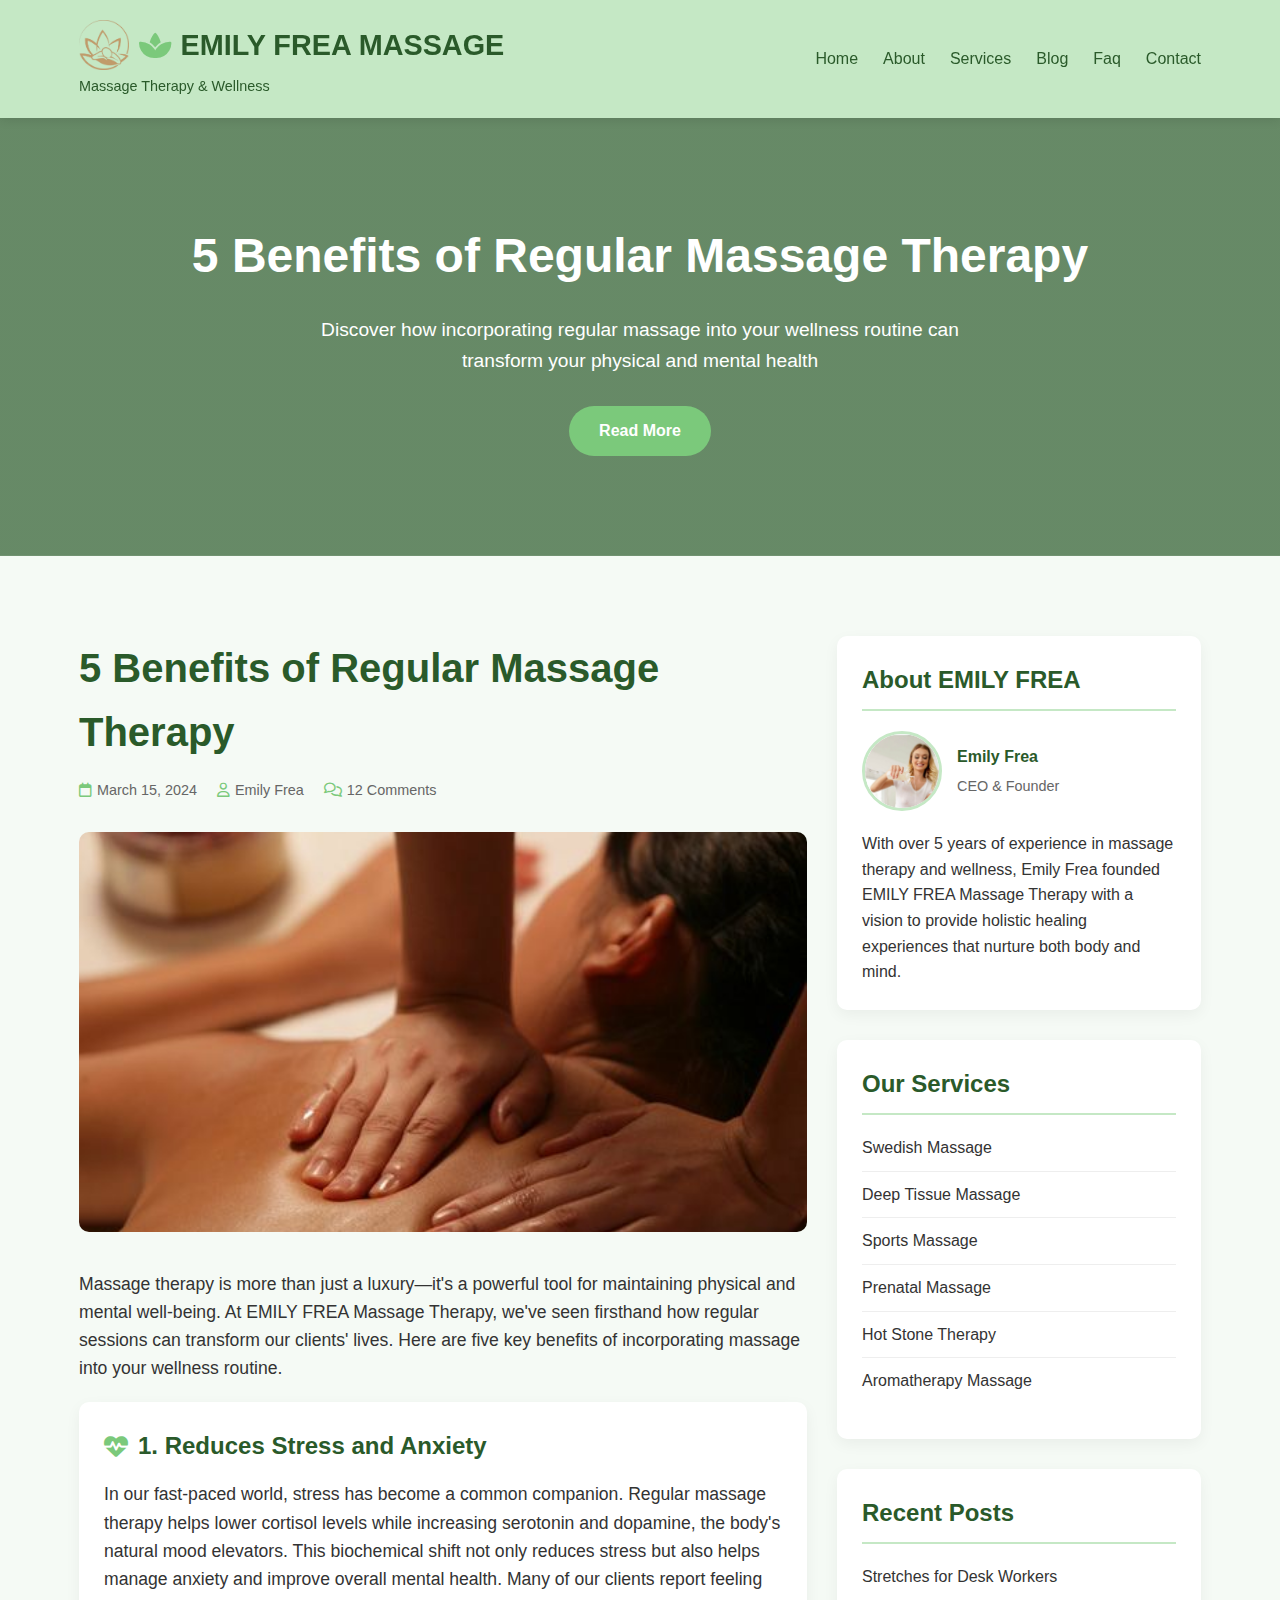
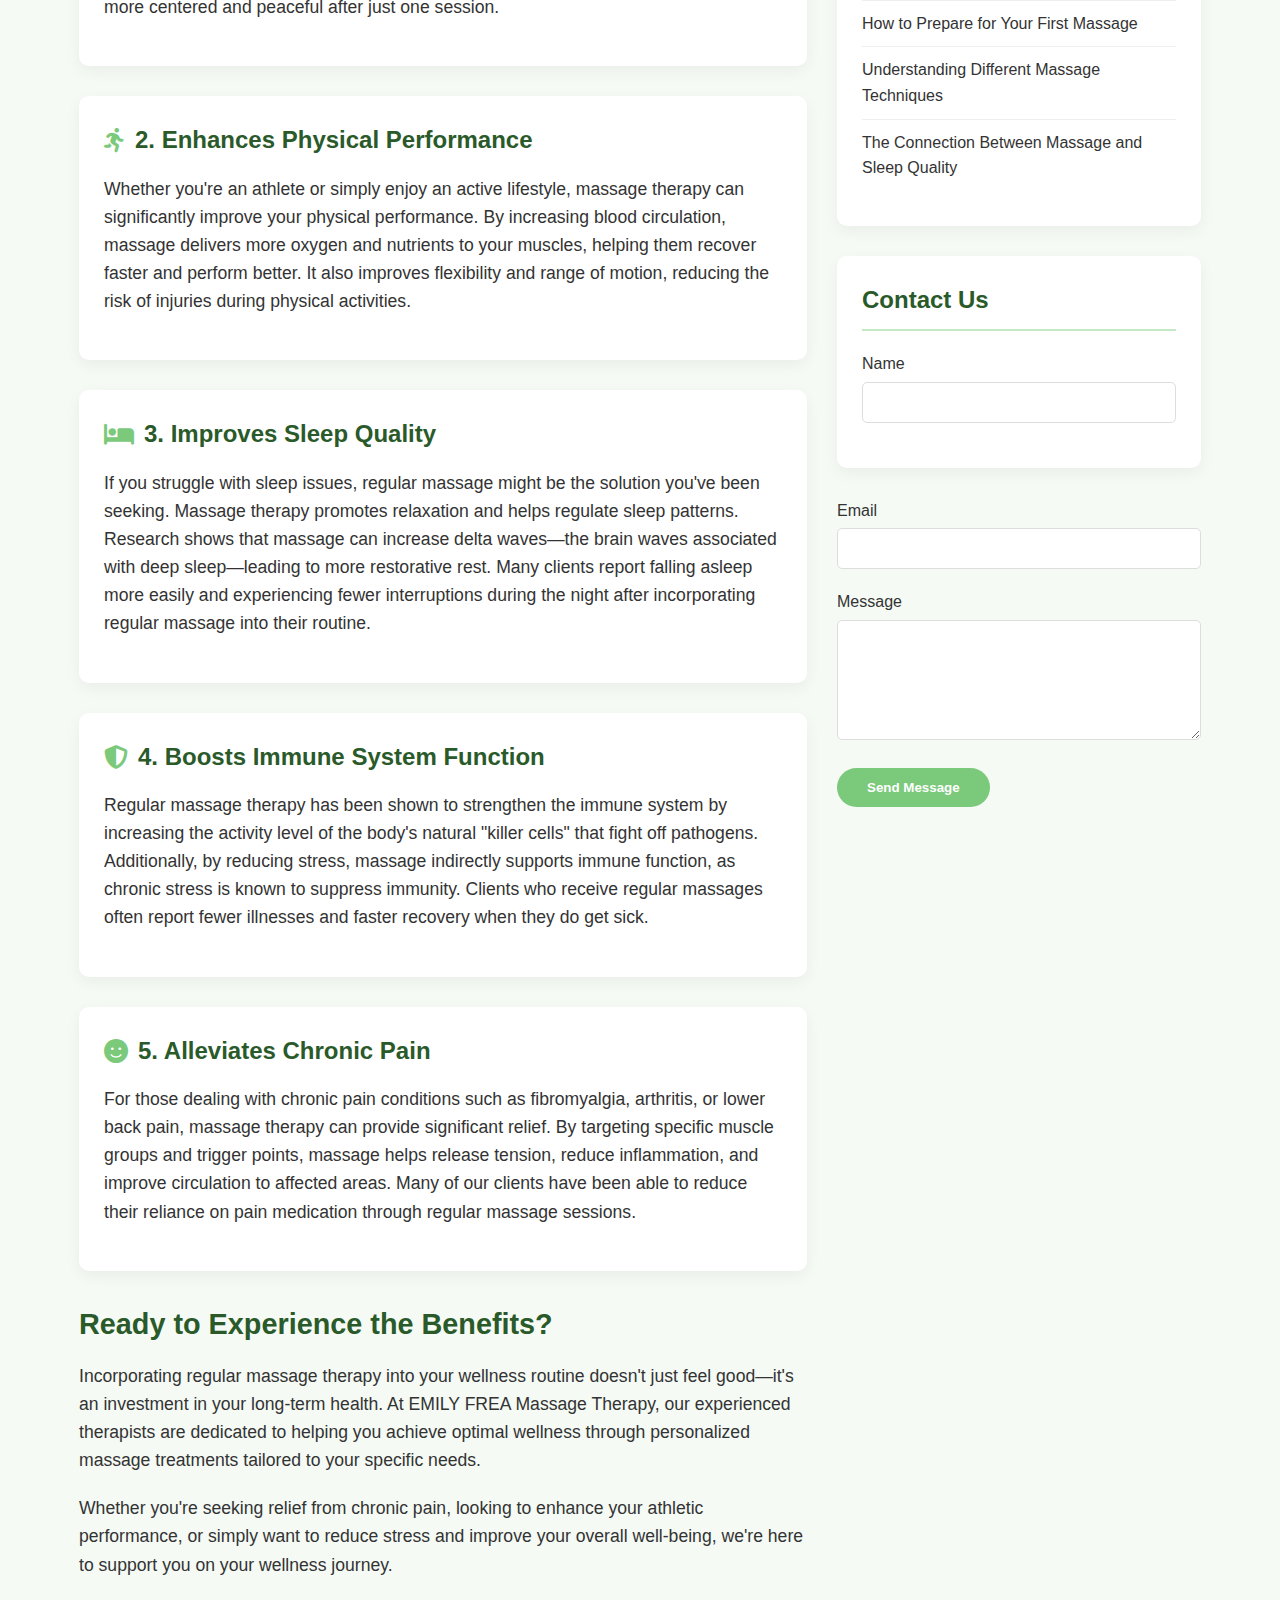
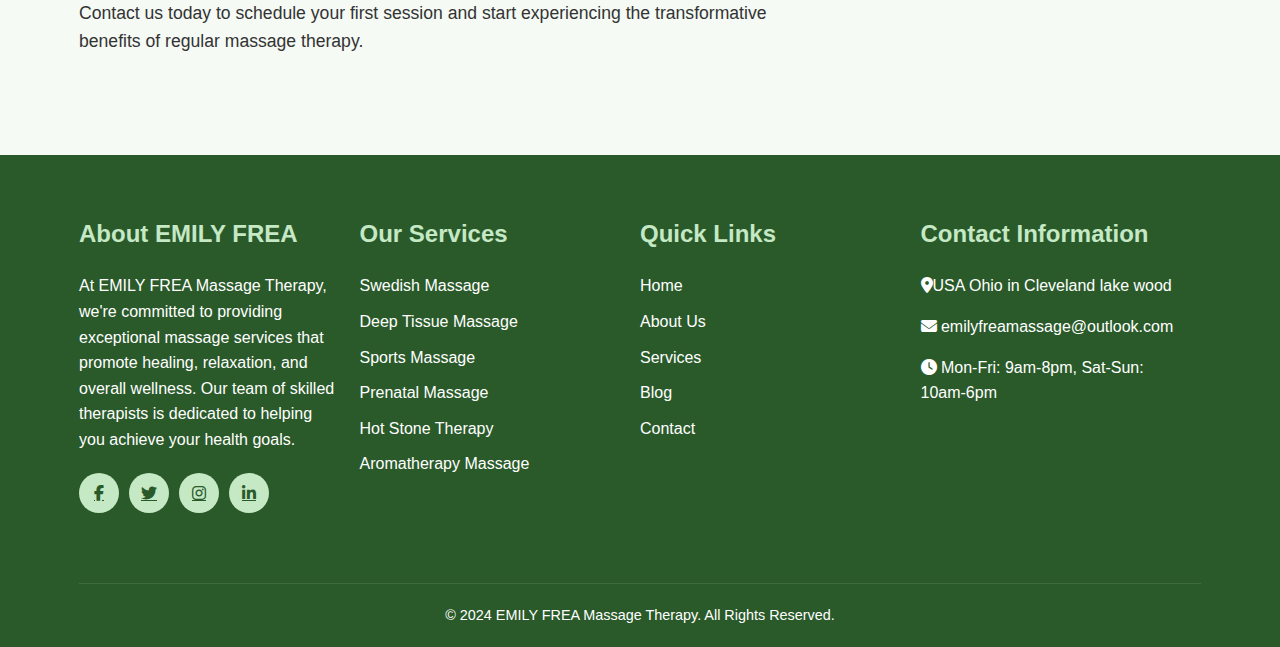
<file: blog-post.html>
<!DOCTYPE html>
<html lang="en">
<head>
    <meta charset="UTF-8">
    <meta name="viewport" content="width=device-width, initial-scale=1.0">
    <title>EMILY FREA Massage Therapy - 5 Benefits of Regular Massage</title>
    <link rel="stylesheet" href="https://cdnjs.cloudflare.com/ajax/libs/font-awesome/6.4.0/css/all.min.css">
    <style>
        :root {
            --primary-color: #c5e8c5; /* Light green from your image */
            --secondary-color: #a8d5a8;
            --accent-color: #7bc97b;
            --dark-color: #2a5a2a;
            --light-color: #f5faf5;
            --text-color: #333;
        }
        
        * {
            margin: 0;
            padding: 0;
            box-sizing: border-box;
            font-family: 'Segoe UI', Tahoma, Geneva, Verdana, sans-serif;
        }
        
        body {
            background-color: var(--light-color);
            color: var(--text-color);
            line-height: 1.6;
        }
        
        .container {
            width: 90%;
            max-width: 1200px;
            margin: 0 auto;
            padding: 0 15px;
        }
        
        /* Header Styles */
        header {
            background-color: var(--primary-color);
            padding: 20px 0;
            box-shadow: 0 2px 10px rgba(0,0,0,0.1);
            position: sticky;
            top: 0;
            z-index: 100;
        }
        
        .header-content {
            display: flex;
            justify-content: space-between;
            align-items: center;
        }
        
        .logo {
            font-size: 1.8rem;
            font-weight: bold;
            color: var(--dark-color);
            text-decoration: none;
            display: flex;
            align-items: center;
        }
        
        .logo i {
            margin-right: 10px;
            color: var(--accent-color);
        }
        
        .tagline {
            font-size: 0.9rem;
            color: var(--dark-color);
            margin-top: 5px;
        }
        
        nav ul {
            display: flex;
            list-style: none;
        }
        
        nav ul li {
            margin-left: 25px;
        }
        
        nav ul li a {
            text-decoration: none;
            color: var(--dark-color);
            font-weight: 500;
            transition: color 0.3s;
            position: relative;
        }
        
        nav ul li a:hover {
            color: var(--accent-color);
        }
        
        nav ul li a::after {
            content: '';
            position: absolute;
            width: 0;
            height: 2px;
            bottom: -5px;
            left: 0;
            background-color: var(--accent-color);
            transition: width 0.3s;
        }
        
        nav ul li a:hover::after {
            width: 100%;
        }
        
        /* Mobile Menu */
        .mobile-menu-btn {
            display: none;
            background: none;
            border: none;
            font-size: 1.5rem;
            color: var(--dark-color);
            cursor: pointer;
        }
        
        /* Hero Section */
        .hero {
            background: linear-gradient(rgba(42, 90, 42, 0.7), rgba(42, 90, 42, 0.7)), url('https://picsum.photos/seed/massage/1200/600.jpg');
            background-size: cover;
            background-position: center;
            color: white;
            padding: 100px 0;
            text-align: center;
        }
        
        .hero h1 {
            font-size: 3rem;
            margin-bottom: 20px;
        }
        
        .hero p {
            font-size: 1.2rem;
            max-width: 700px;
            margin: 0 auto 30px;
        }
        
        .btn {
            display: inline-block;
            background-color: var(--accent-color);
            color: white;
            padding: 12px 30px;
            border-radius: 30px;
            text-decoration: none;
            font-weight: bold;
            transition: all 0.3s;
            border: none;
            cursor: pointer;
        }
        
        .btn:hover {
            background-color: var(--dark-color);
            transform: translateY(-3px);
            box-shadow: 0 10px 20px rgba(0,0,0,0.1);
        }
        
        /* Blog Post Section */
        .blog-post {
            padding: 80px 0;
        }
        
        .blog-content {
            display: flex;
            flex-wrap: wrap;
            gap: 30px;
        }
        
        .main-content {
            flex: 2;
            min-width: 300px;
        }
        
        .sidebar {
            flex: 1;
            min-width: 300px;
        }
        
        .blog-header {
            margin-bottom: 30px;
        }
        
        .blog-header h2 {
            font-size: 2.5rem;
            color: var(--dark-color);
            margin-bottom: 15px;
        }
        
        .blog-meta {
            display: flex;
            align-items: center;
            margin-bottom: 20px;
            color: #666;
            font-size: 0.9rem;
        }
        
        .blog-meta span {
            margin-right: 20px;
            display: flex;
            align-items: center;
        }
        
        .blog-meta i {
            margin-right: 5px;
            color: var(--accent-color);
        }
        
        .blog-image {
            width: 100%;
            height: 400px;
            object-fit: cover;
            border-radius: 10px;
            margin-bottom: 30px;
        }
        
        .blog-body h3 {
            font-size: 1.8rem;
            color: var(--dark-color);
            margin: 30px 0 15px;
        }
        
        .blog-body p {
            margin-bottom: 20px;
            font-size: 1.1rem;
        }
        
        .benefit-card {
            background-color: white;
            border-radius: 10px;
            padding: 25px;
            margin-bottom: 30px;
            box-shadow: 0 5px 15px rgba(0,0,0,0.05);
            transition: transform 0.3s, box-shadow 0.3s;
        }
        
        .benefit-card:hover {
            transform: translateY(-5px);
            box-shadow: 0 10px 25px rgba(0,0,0,0.1);
        }
        
        .benefit-card h4 {
            font-size: 1.5rem;
            color: var(--dark-color);
            margin-bottom: 15px;
            display: flex;
            align-items: center;
        }
        
        .benefit-card h4 i {
            margin-right: 10px;
            color: var(--accent-color);
        }
        
        /* Sidebar Styles */
        .sidebar-widget {
            background-color: white;
            border-radius: 10px;
            padding: 25px;
            margin-bottom: 30px;
            box-shadow: 0 5px 15px rgba(0,0,0,0.05);
        }
        
        .sidebar-widget h3 {
            font-size: 1.5rem;
            color: var(--dark-color);
            margin-bottom: 20px;
            padding-bottom: 10px;
            border-bottom: 2px solid var(--primary-color);
        }
        
        .sidebar-widget ul {
            list-style: none;
        }
        
        .sidebar-widget ul li {
            margin-bottom: 10px;
            padding-bottom: 10px;
            border-bottom: 1px solid #eee;
        }
        
        .sidebar-widget ul li:last-child {
            border-bottom: none;
        }
        
        .sidebar-widget ul li a {
            color: var(--text-color);
            text-decoration: none;
            transition: color 0.3s;
        }
        
        .sidebar-widget ul li a:hover {
            color: var(--accent-color);
        }
        
        .ceo-profile {
            display: flex;
            align-items: center;
            margin-bottom: 20px;
        }
        
        .ceo-image {
            width: 80px;
            height: 80px;
            border-radius: 50%;
            object-fit: cover;
            margin-right: 15px;
            border: 3px solid var(--primary-color);
        }
        
        .ceo-info h4 {
            color: var(--dark-color);
            margin-bottom: 5px;
        }
        
        .ceo-info p {
            font-size: 0.9rem;
            color: #666;
        }
        
        /* Footer Styles */
        footer {
            background-color: var(--dark-color);
            color: white;
            padding: 60px 0 20px;
        }
        
        .footer-content {
            display: flex;
            flex-wrap: wrap;
            justify-content: space-between;
            margin-bottom: 40px;
        }
        
        .footer-section {
            flex: 1;
            min-width: 250px;
            margin-bottom: 30px;
            padding-right: 20px;
        }
        
        .footer-section h3 {
            font-size: 1.5rem;
            margin-bottom: 20px;
            color: var(--primary-color);
        }
        
        .footer-section p {
            margin-bottom: 15px;
        }
        
        .footer-section ul {
            list-style: none;
        }
        
        .footer-section ul li {
            margin-bottom: 10px;
        }
        
        .footer-section ul li a {
            color: white;
            text-decoration: none;
            transition: color 0.3s;
        }
        
        .footer-section ul li a:hover {
            color: var(--primary-color);
        }
        
        .social-links {
            display: flex;
            margin-top: 20px;
        }
        
        .social-links a {
            display: flex;
            align-items: center;
            justify-content: center;
            width: 40px;
            height: 40px;
            background-color: var(--primary-color);
            color: var(--dark-color);
            border-radius: 50%;
            margin-right: 10px;
            transition: all 0.3s;
        }
        
        .social-links a:hover {
            background-color: var(--accent-color);
            transform: translateY(-3px);
        }
        
        .copyright {
            text-align: center;
            padding-top: 20px;
            border-top: 1px solid rgba(255,255,255,0.1);
            font-size: 0.9rem;
        }
        
        /* Contact Form */
        .contact-form {
            margin-top: 20px;
        }
        
        .form-group {
            margin-bottom: 20px;
        }
        
        .form-group label {
            display: block;
            margin-bottom: 5px;
            font-weight: 500;
        }
        
        .form-group input,
        .form-group textarea {
            width: 100%;
            padding: 12px;
            border: 1px solid #ddd;
            border-radius: 5px;
            font-family: inherit;
        }
        
        .form-group textarea {
            resize: vertical;
            min-height: 120px;
        }
        
        /* Responsive Styles */
        @media (max-width: 768px) {
            .mobile-menu-btn {
                display: block;
            }
            
            nav {
                display: none;
                position: absolute;
                top: 100%;
                left: 0;
                width: 100%;
                background-color: var(--primary-color);
                box-shadow: 0 5px 10px rgba(0,0,0,0.1);
            }
            
            nav.active {
                display: block;
            }
            
            nav ul {
                flex-direction: column;
                padding: 20px;
            }
            
            nav ul li {
                margin: 10px 0;
            }
            
            .hero h1 {
                font-size: 2rem;
            }
            
            .blog-content {
                flex-direction: column;
            }
            
            .footer-content {
                flex-direction: column;
            }
        }
                .logo img {
            height: 50px;
            width: auto;
            vertical-align: middle;
            margin-right: 10px;
        }
    </style>
</head>
<body>
    <!-- Header -->
    <header>
        <div class="container">
            <div class="header-content">
                <div>
                    <a href="images/logo.png" class="logo">
                        <!-- Logo placeholder - you can replace this with your actual logo -->
                        <img src="images/logo.png" alt="EMILY FREA Logo" class="logo-img">
                        <i class="fas fa-spa"></i> EMILY FREA MASSAGE
                    </a>
                    <div class="tagline">Massage Therapy & Wellness</div>
                </div>
                <button class="mobile-menu-btn" id="mobileMenuBtn">
                    <i class="fas fa-bars"></i>
                </button>
                <nav id="mainNav">
                    <ul>
                        <li><a href="index.html">Home</a></li>
                        <li><a href="about.html">About</a></li>
                        <li><a href="services.html">Services</a></li>
                        <li><a href="blog.html">Blog</a></li>
                        <li><a href="faq.html">Faq</a></li>
                        <li><a href="contact.html">Contact</a></li>
                    </ul>
                </nav>
            </div>
        </div>
    </header>

    <!-- Hero Section -->
    <section class="hero" id="home">
        <div class="container">
            <h1>5 Benefits of Regular Massage Therapy</h1>
            <p>Discover how incorporating regular massage into your wellness routine can transform your physical and mental health</p>
            <a href="blog-post.html" class="btn">Read More</a>
        </div>
    </section>

    <!-- Blog Post Section -->
    <section class="blog-post" id="blog">
        <div class="container">
            <div class="blog-content">
                <div class="main-content">
                    <div class="blog-header">
                        <h2>5 Benefits of Regular Massage Therapy</h2>
                        <div class="blog-meta">
                            <span><i class="far fa-calendar"></i> March 15, 2024</span>
                            <span><i class="far fa-user"></i> Emily Frea</span>
                            <span><i class="far fa-comments"></i> 12 Comments</span>
                        </div>
                    </div>
                    
                    <img src="images/benefits.jpg" alt="Massage Therapy" class="blog-image">
                    
                    <div class="blog-body">
                        <p>Massage therapy is more than just a luxury—it's a powerful tool for maintaining physical and mental well-being. At EMILY FREA Massage Therapy, we've seen firsthand how regular sessions can transform our clients' lives. Here are five key benefits of incorporating massage into your wellness routine.</p>
                        
                        <div class="benefit-card">
                            <h4><i class="fas fa-heartbeat"></i> 1. Reduces Stress and Anxiety</h4>
                            <p>In our fast-paced world, stress has become a common companion. Regular massage therapy helps lower cortisol levels while increasing serotonin and dopamine, the body's natural mood elevators. This biochemical shift not only reduces stress but also helps manage anxiety and improve overall mental health. Many of our clients report feeling more centered and peaceful after just one session.</p>
                        </div>
                        
                        <div class="benefit-card">
                            <h4><i class="fas fa-running"></i> 2. Enhances Physical Performance</h4>
                            <p>Whether you're an athlete or simply enjoy an active lifestyle, massage therapy can significantly improve your physical performance. By increasing blood circulation, massage delivers more oxygen and nutrients to your muscles, helping them recover faster and perform better. It also improves flexibility and range of motion, reducing the risk of injuries during physical activities.</p>
                        </div>
                        
                        <div class="benefit-card">
                            <h4><i class="fas fa-bed"></i> 3. Improves Sleep Quality</h4>
                            <p>If you struggle with sleep issues, regular massage might be the solution you've been seeking. Massage therapy promotes relaxation and helps regulate sleep patterns. Research shows that massage can increase delta waves—the brain waves associated with deep sleep—leading to more restorative rest. Many clients report falling asleep more easily and experiencing fewer interruptions during the night after incorporating regular massage into their routine.</p>
                        </div>
                        
                        <div class="benefit-card">
                            <h4><i class="fas fa-shield-alt"></i> 4. Boosts Immune System Function</h4>
                            <p>Regular massage therapy has been shown to strengthen the immune system by increasing the activity level of the body's natural "killer cells" that fight off pathogens. Additionally, by reducing stress, massage indirectly supports immune function, as chronic stress is known to suppress immunity. Clients who receive regular massages often report fewer illnesses and faster recovery when they do get sick.</p>
                        </div>
                        
                        <div class="benefit-card">
                            <h4><i class="fas fa-smile"></i> 5. Alleviates Chronic Pain</h4>
                            <p>For those dealing with chronic pain conditions such as fibromyalgia, arthritis, or lower back pain, massage therapy can provide significant relief. By targeting specific muscle groups and trigger points, massage helps release tension, reduce inflammation, and improve circulation to affected areas. Many of our clients have been able to reduce their reliance on pain medication through regular massage sessions.</p>
                        </div>
                        
                        <h3>Ready to Experience the Benefits?</h3>
                        <p>Incorporating regular massage therapy into your wellness routine doesn't just feel good—it's an investment in your long-term health. At EMILY FREA Massage Therapy, our experienced therapists are dedicated to helping you achieve optimal wellness through personalized massage treatments tailored to your specific needs.</p>
                        <p>Whether you're seeking relief from chronic pain, looking to enhance your athletic performance, or simply want to reduce stress and improve your overall well-being, we're here to support you on your wellness journey.</p>
                        <p>Contact us today to schedule your first session and start experiencing the transformative benefits of regular massage therapy.</p>
                    </div>
                </div>
                
                <div class="sidebar">
                    <div class="sidebar-widget">
                        <h3>About EMILY FREA</h3>
                        <div class="ceo-profile">
                            <img src="images/emily frea.jpeg" alt="Emily Frea" class="ceo-image">
                            <div class="ceo-info">
                                <h4>Emily Frea</h4>
                                <p>CEO & Founder</p>
                            </div>
                        </div>
                        <p>With over 5 years of experience in massage therapy and wellness, Emily Frea founded EMILY FREA Massage Therapy with a vision to provide holistic healing experiences that nurture both body and mind.</p>
                    </div>
                    
                    <div class="sidebar-widget">
                        <h3>Our Services</h3>
                        <ul>
                            <li><a href="services.html">Swedish Massage</a></li>
                            <li><a href="services.html">Deep Tissue Massage</a></li>
                            <li><a href="services.html">Sports Massage</a></li>
                            <li><a href="services.html">Prenatal Massage</a></li>
                            <li><a href="services.html">Hot Stone Therapy</a></li>
                            <li><a href="services.html">Aromatherapy Massage</a></li>
                        </ul>
                    </div>
                    
                    <div class="sidebar-widget">
                        <h3>Recent Posts</h3>
                        <ul>
                            <li><a href="2.html">Stretches for Desk Workers</a></li>
                            <li><a href="3.html">How to Prepare for Your First Massage</a></li>
                            <li><a href="4.html">Understanding Different Massage Techniques</a></li>
                            <li><a href="5.html">The Connection Between Massage and Sleep Quality</a></li>
                        </ul>
                    </div>
                    
                    <div class="sidebar-widget" id="contact">
                        <h3>Contact Us</h3>
                        <form
                        action="https://formspree.io/f/xldpvwgw"
                        method="POST"
                            
                            <div class="form-group">
                                <label for="name">Name</label>
                                <input type="text" id="name" name="name" required>
                            </div>
                            <div class="form-group">
                                <label for="email">Email</label>
                                <input type="email" id="email" name="email" required>
                            </div>
                            <div class="form-group">
                                <label for="message">Message</label>
                                <textarea id="message" name="message" required></textarea>
                            </div>
                            <button type="submit" class="btn">Send Message</button>
                        </form>
                    
                    </div>
                </div>
            </div>
        </div>
    </section>

    <!-- Footer -->
    <footer>
        <div class="container">
            <div class="footer-content">
                <div class="footer-section" id="about">
                    <h3>About EMILY FREA</h3>
                    <p>At EMILY FREA Massage Therapy, we're committed to providing exceptional massage services that promote healing, relaxation, and overall wellness. Our team of skilled therapists is dedicated to helping you achieve your health goals.</p>
                    <div class="social-links">
                        <a href="#"><i class="fab fa-facebook-f"></i></a>
                        <a href="#"><i class="fab fa-twitter"></i></a>
                        <a href="#"><i class="fab fa-instagram"></i></a>
                        <a href="#"><i class="fab fa-linkedin-in"></i></a>
                    </div>
                </div>
                
                <div class="footer-section" id="services">
                    <h3>Our Services</h3>
                    <ul>
                        <li><a href="services.html#swedish">Swedish Massage</a></li>
                        <li><a href="services.html#swedish">Deep Tissue Massage</a></li>
                        <li><a href="services.html#sports">Sports Massage</a></li>
                        <li><a href="services.html">Prenatal Massage</a></li>
                        <li><a href="services.html#hot-ston">Hot Stone Therapy</a></li>
                        <li><a href="services.html#aromatherapy">Aromatherapy Massage</a></li>
                    </ul>
                </div>
                
                <div class="footer-section">
                    <h3>Quick Links</h3>
                    <ul>
                        <li><a href="index.html">Home</a></li>
                        <li><a href="about.html">About Us</a></li>
                        <li><a href="services.html">Services</a></li>
                        <li><a href="blog.html">Blog</a></li>
                        <li><a href="contact.html">Contact</a></li>
                    </ul>
                </div>
                
                <div class="footer-section">
                    <h3>Contact Information</h3>
                    <p><i class="fas fa-map-marker-alt"></i>USA Ohio in Cleveland lake wood</p>
                    <p><i class="fas fa-envelope"></i> emilyfreamassage@outlook.com</p>
                    <p><i class="fas fa-clock"></i> Mon-Fri: 9am-8pm, Sat-Sun: 10am-6pm</p>
                </div>
            </div>
            
            <div class="copyright">
                <p>&copy; 2024 EMILY FREA Massage Therapy. All Rights Reserved.</p>
            </div>
        </div>
    </footer>

    <script>
        // Mobile menu toggle
        document.getElementById('mobileMenuBtn').addEventListener('click', function() {
            document.getElementById('mainNav').classList.toggle('active');
        });
        
        // Smooth scrolling for anchor links
        document.querySelectorAll('a[href^="#"]').forEach(anchor => {
            anchor.addEventListener('click', function (e) {
                e.preventDefault();
                
                document.querySelector(this.getAttribute('href')).scrollIntoView({
                    behavior: 'smooth'
                });
                
                // Close mobile menu if open
                document.getElementById('mainNav').classList.remove('active');
            });
        });
        
        // Form submission
        document.querySelector('.contact-form').addEventListener('submit', function(e) {
            e.preventDefault();
            
            // Get form values
            const name = document.getElementById('name').value;
            const email = document.getElementById('email').value;
            const message = document.getElementById('message').value;
            
            // Here you would normally send the data to a server
            // For this example, we'll just show an alert
            alert(`Thank you, ${name}! Your message has been received. We'll contact you at ${email} soon.`);
            
            // Reset form
            this.reset();
        });
    </script>
</body>

</html>
</file>
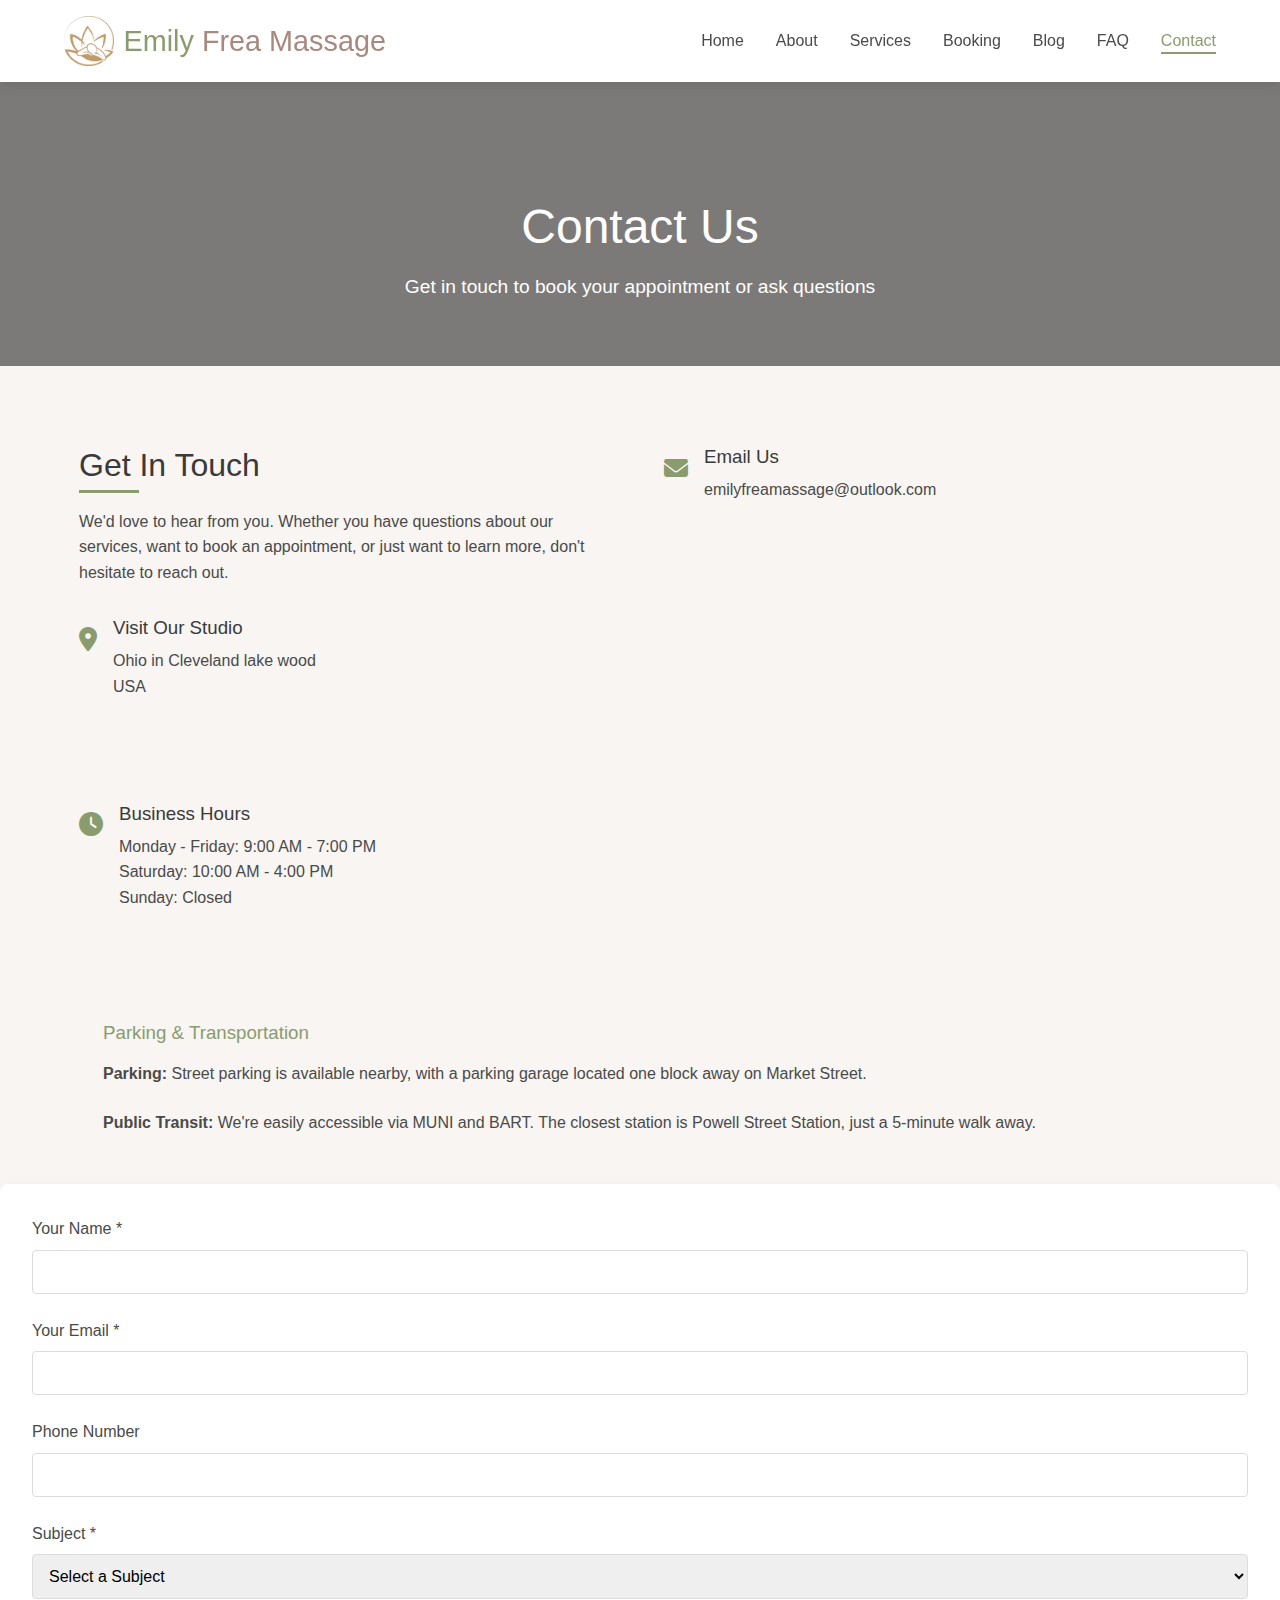
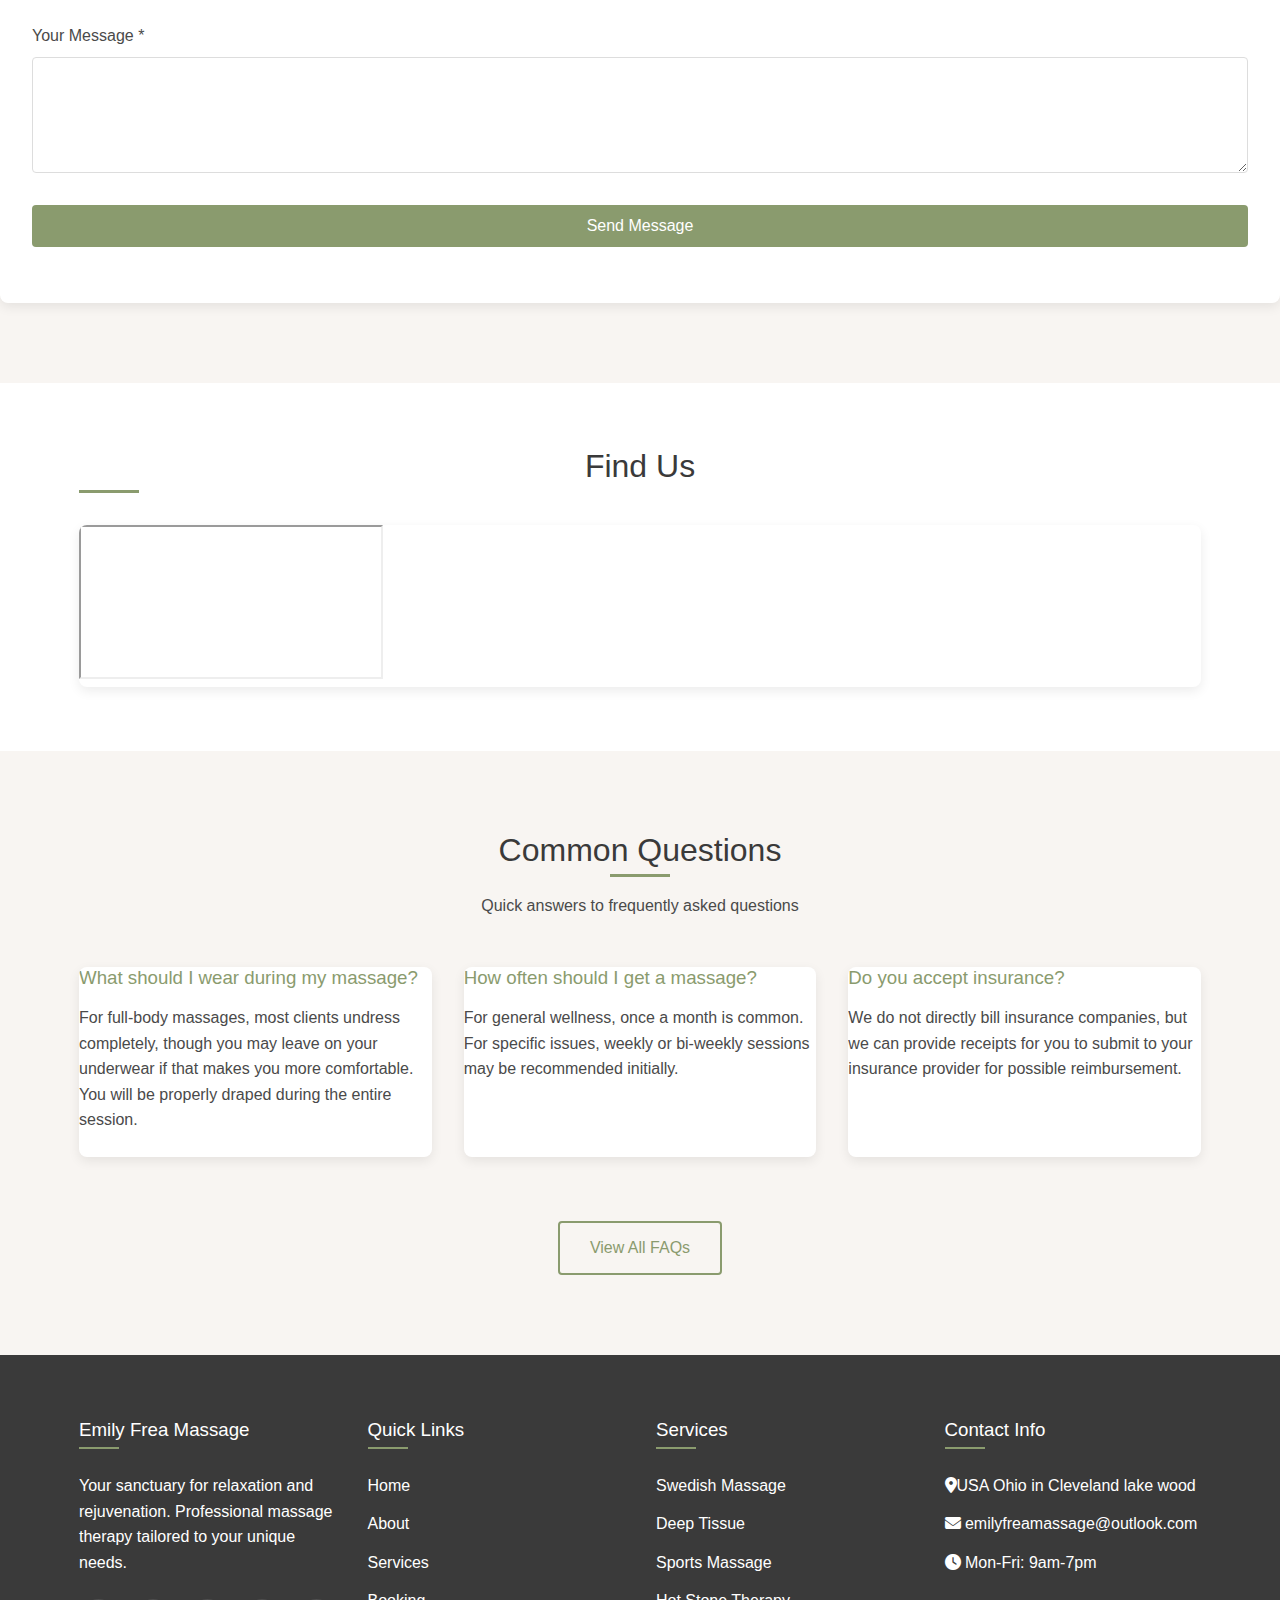
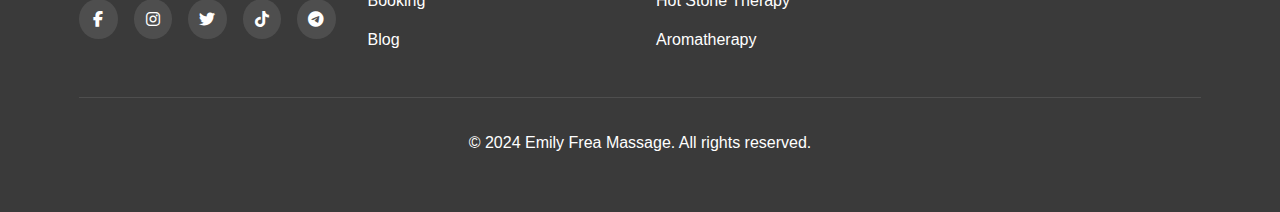
<file: contact.html>
<!DOCTYPE html>
<html lang="en">
<head>
    <meta charset="UTF-8">
    <meta name="viewport" content="width=device-width, initial-scale=1.0">
    <title>Contact Us | Emily Frea Massage</title>
    <link rel="stylesheet" href="css/style.css">
    <link rel="stylesheet" href="https://cdnjs.cloudflare.com/ajax/libs/font-awesome/6.4.0/css/all.min.css">
    <style>
        .logo img {
            height: 50px;
            width: auto;
            vertical-align: middle;
            margin-right: 10px;
        }
    </style>
</head>
<body>
    <!-- Header -->
    <header>
        <div class="container header-container">
            <div class="logo">
                <img src="images/logo.png" alt="Company Logo" class="logo">
                <h1>Emily <span>Frea Massage</span></h1>
            </div>
            <nav>
                <ul class="nav-menu">
                    <li><a href="index.html">Home</a></li>
                    <li><a href="about.html">About</a></li>
                    <li><a href="services.html">Services</a></li>
                    <li><a href="booking.html">Booking</a></li>
                    <li><a href="blog.html">Blog</a></li>
                    <li><a href="faq.html">FAQ</a></li>
                    <li><a href="contact.html" class="active">Contact</a></li>
                </ul>
                <div class="hamburger">
                    <i class="fas fa-bars"></i>
                </div>
            </nav>
        </div>
    </header>

    <!-- Page Header -->
    <section class="page-header">
        <div class="container">
            <h1>Contact Us</h1>
            <p>Get in touch to book your appointment or ask questions</p>
        </div>
    </section>

    <!-- Contact Section -->
    <section class="section contact-page">
        <div class="container">
            <div class="contact-container">
                <div class="contact-info">
                    <h2>Get In Touch</h2>
                    <p>We'd love to hear from you. Whether you have questions about our services, want to book an appointment, or just want to learn more, don't hesitate to reach out.</p>
                    
                    <div class="contact-details">
                        <div class="contact-item">
                            <div class="contact-icon">
                                <i class="fas fa-map-marker-alt"></i>
                            </div>
                            <div class="contact-text">
                                <h3>Visit Our Studio</h3>
                                <p> Ohio in Cleveland lake wood<br>USA</p>
                            </div>
                        </div>
                            </div>
                        </div>
                        <div class="contact-item">
                            <div class="contact-icon">
                                <i class="fas fa-envelope"></i>
                            </div>
                            <div class="contact-text">
                                <h3>Email Us</h3>
                                <p>emilyfreamassage@outlook.com</p>
                            </div>
                        </div>
                        <div class="contact-item">
                            <div class="contact-icon">
                                <i class="fas fa-clock"></i>
                            </div>
                            <div class="contact-text">
                                <h3>Business Hours</h3>
                                <p>Monday - Friday: 9:00 AM - 7:00 PM<br>Saturday: 10:00 AM - 4:00 PM<br>Sunday: Closed</p>
                            </div>
                        </div>
                    </div>

                    <div class="parking-info">
                        <h3>Parking & Transportation</h3>
                        <p><strong>Parking:</strong> Street parking is available nearby, with a parking garage located one block away on Market Street.</p>
                        <p><strong>Public Transit:</strong> We're easily accessible via MUNI and BART. The closest station is Powell Street Station, just a 5-minute walk away.</p>
                    </div>
                </div>

                <div class="contact-form-container">
                    <form class="contact-form" action="https://formspree.io/f/xldpvwgw" method="POST">
                        <div class="form-group">
                            <label for="contact-name">Your Name *</label>
                            <input type="text" id="contact-name" name="name" required>
                        </div>
                        <div class="form-group">
                            <label for="contact-email">Your Email *</label>
                            <input type="email" id="contact-email" name="email" required>
                        </div>
                        <div class="form-group">
                            <label for="contact-phone">Phone Number</label>
                            <input type="tel" id="contact-phone" name="phone">
                        </div>
                        <div class="form-group">
                            <label for="contact-subject">Subject *</label>
                            <select id="contact-subject" name="subject" required>
                                <option value="">Select a Subject</option>
                                <option value="booking">Booking Inquiry</option>
                                <option value="service">Service Questions</option>
                                <option value="pricing">Pricing Information</option>
                                <option value="gift-certificate">Gift Certificate</option>
                                <option value="other">Other</option>
                            </select>
                        </div>
                        <div class="form-group">
                            <label for="contact-message">Your Message *</label>
                            <textarea id="contact-message" name="message" rows="5" required></textarea>
                        </div>
                        <div class="form-group">
                            <button type="submit" class="btn btn-full">Send Message</button>
                        </div>
                    </form>
                </div>
            </div>
        </div>
    </section>

    <!-- Map Section -->
    <section class="map-section">
        <div class="container">
            <h2>Find Us</h2>
            <div class="map-container">
                <div class="map">
                    <iframe src=""></iframe>
                </div>
            </div>
        </div>
    </section>

    <!-- FAQ Preview Section -->
    <section class="section faq-preview">
        <div class="container">
            <div class="section-title">
                <h2>Common Questions</h2>
                <p>Quick answers to frequently asked questions</p>
            </div>
            <div class="faq-grid">
                <div class="faq-item">
                    <h3>What should I wear during my massage?</h3>
                    <p>For full-body massages, most clients undress completely, though you may leave on your underwear if that makes you more comfortable. You will be properly draped during the entire session.</p>
                </div>
                <div class="faq-item">
                    <h3>How often should I get a massage?</h3>
                    <p>For general wellness, once a month is common. For specific issues, weekly or bi-weekly sessions may be recommended initially.</p>
                </div>
                <div class="faq-item">
                    <h3>Do you accept insurance?</h3>
                    <p>We do not directly bill insurance companies, but we can provide receipts for you to submit to your insurance provider for possible reimbursement.</p>
                </div>
            </div>
            <div class="text-center">
                <a href="faq.html" class="btn btn-secondary">View All FAQs</a>
            </div>
        </div>
    </section>

    <!-- Footer -->
    <footer>
        <div class="container">
            <div class="footer-container">
                <div class="footer-col">
                    <h3>Emily Frea Massage</h3>
                    <p>Your sanctuary for relaxation and rejuvenation. Professional massage therapy tailored to your unique needs.</p>
                    <div class="social-links">
                        <a href="#"><i class="fab fa-facebook-f"></i></a>
                        <a href="https://www.instagram.com/emilyfreamassage/" target="_blank"><i class="fab fa-instagram"></i></a>
                        <a href="#"><i class="fab fa-twitter"></i></a>
                        <a href="https://www.tiktok.com/@emilyfreamassage" target="_blank"><i class="fab fa-tiktok"></i>
                        <a href="https://t.me/emilyfreamassage" target="_blank"><i class="fab fa-telegram"></i></a>
                    </div>
                </div>
                <div class="footer-col">
                    <h3>Quick Links</h3>
                    <ul class="footer-links">
                        <li><a href="index.html">Home</a></li>
                        <li><a href="about.html">About</a></li>
                        <li><a href="services.html">Services</a></li>
                        <li><a href="booking.html">Booking</a></li>
                        <li><a href="blog.html">Blog</a></li>
                    </ul>
                </div>
                <div class="footer-col">
                    <h3>Services</h3>
                    <ul class="footer-links">
                        <li><a href="services.html#swedish">Swedish Massage</a></li>
                        <li><a href="services.html#deep-tissue">Deep Tissue</a></li>
                        <li><a href="services.html#sports">Sports Massage</a></li>
                        <li><a href="services.html#hot-stone">Hot Stone Therapy</a></li>
                        <li><a href="services.html#aromatherapy">Aromatherapy</a></li>
                    </ul>
                </div>
                <div class="footer-col">
                    <h3>Contact Info</h3>
                    <ul class="footer-links">
                        <li><i class="fas fa-map-marker-alt"></i>USA Ohio in Cleveland lake wood</li>
                        <li><i class="fas fa-envelope"></i> emilyfreamassage@outlook.com</li>
                        <li><i class="fas fa-clock"></i> Mon-Fri: 9am-7pm</li>
                    </ul>
                </div>
            </div>
            <div class="footer-bottom">
                <p>&copy; 2024 Emily Frea Massage. All rights reserved.</p>
            </div>
        </div>
    </footer>

    <script src="js/script.js"></script>
</body>

</html>
</file>
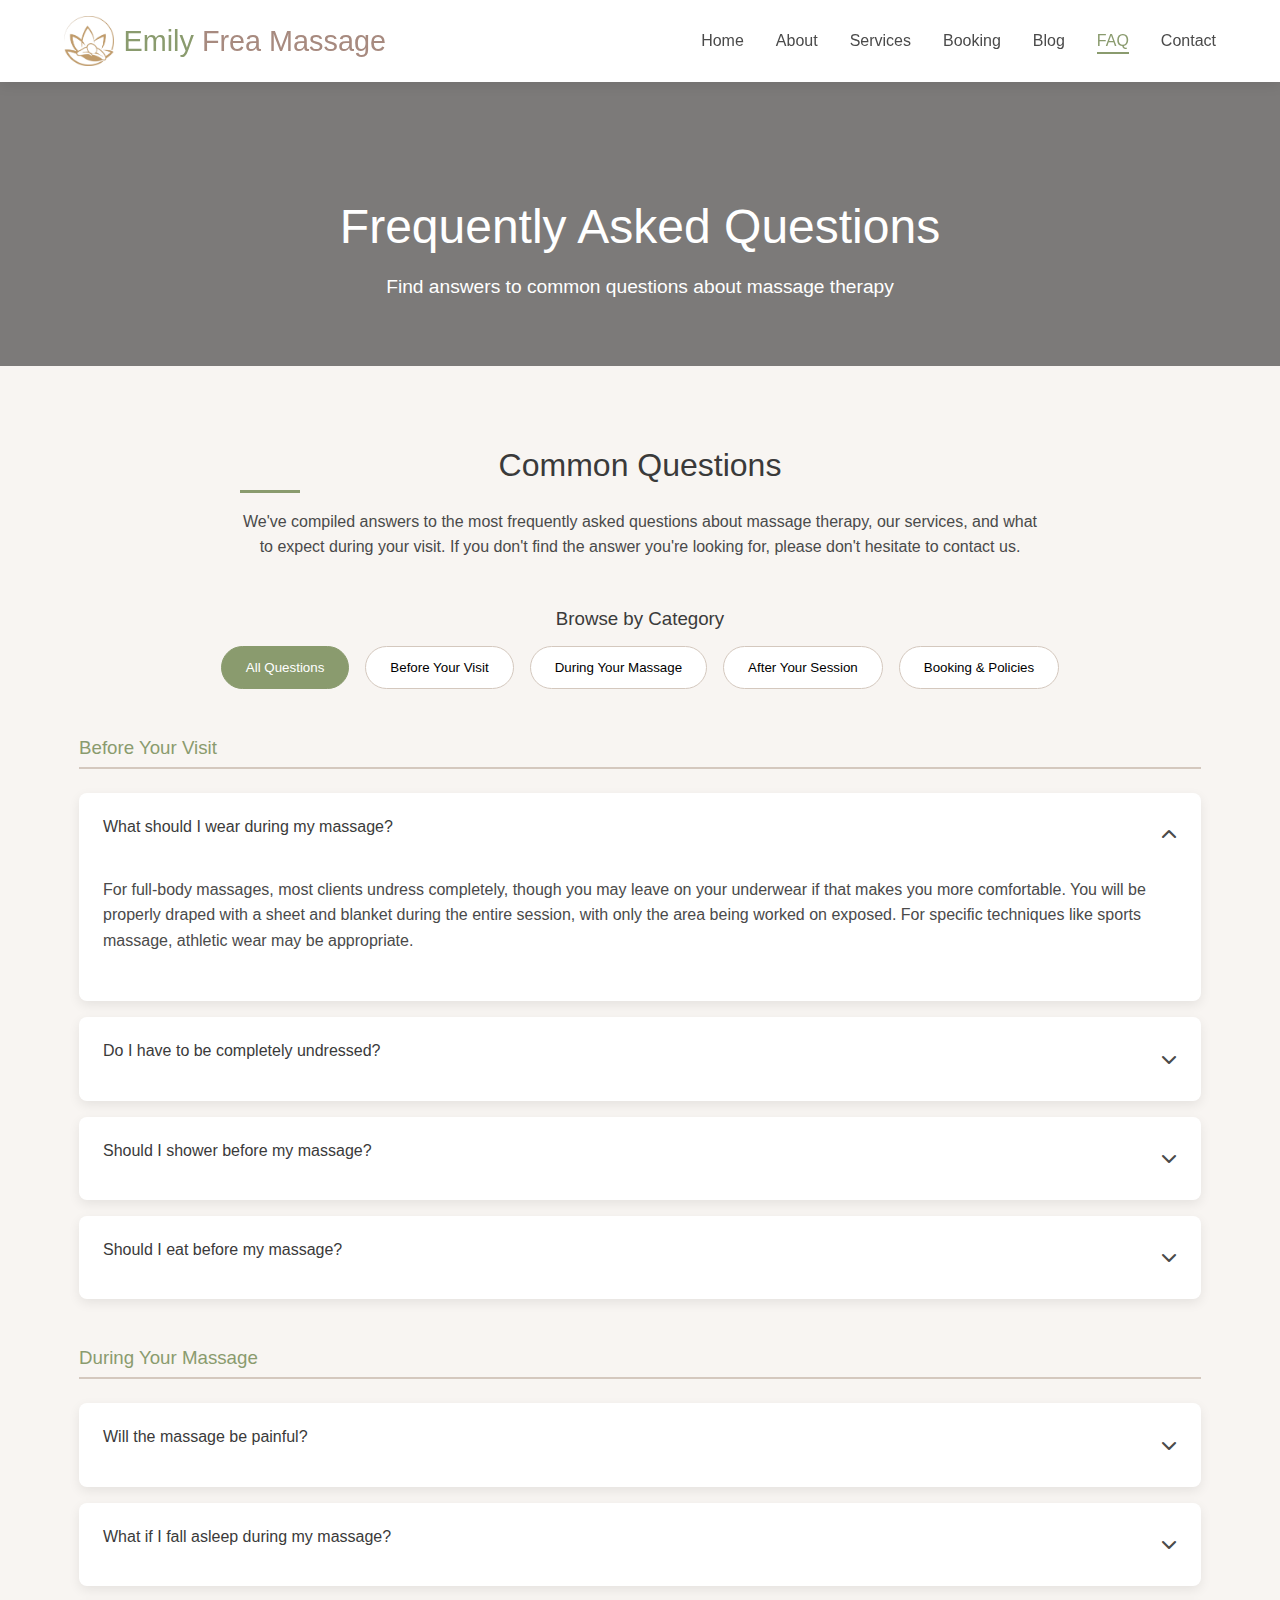
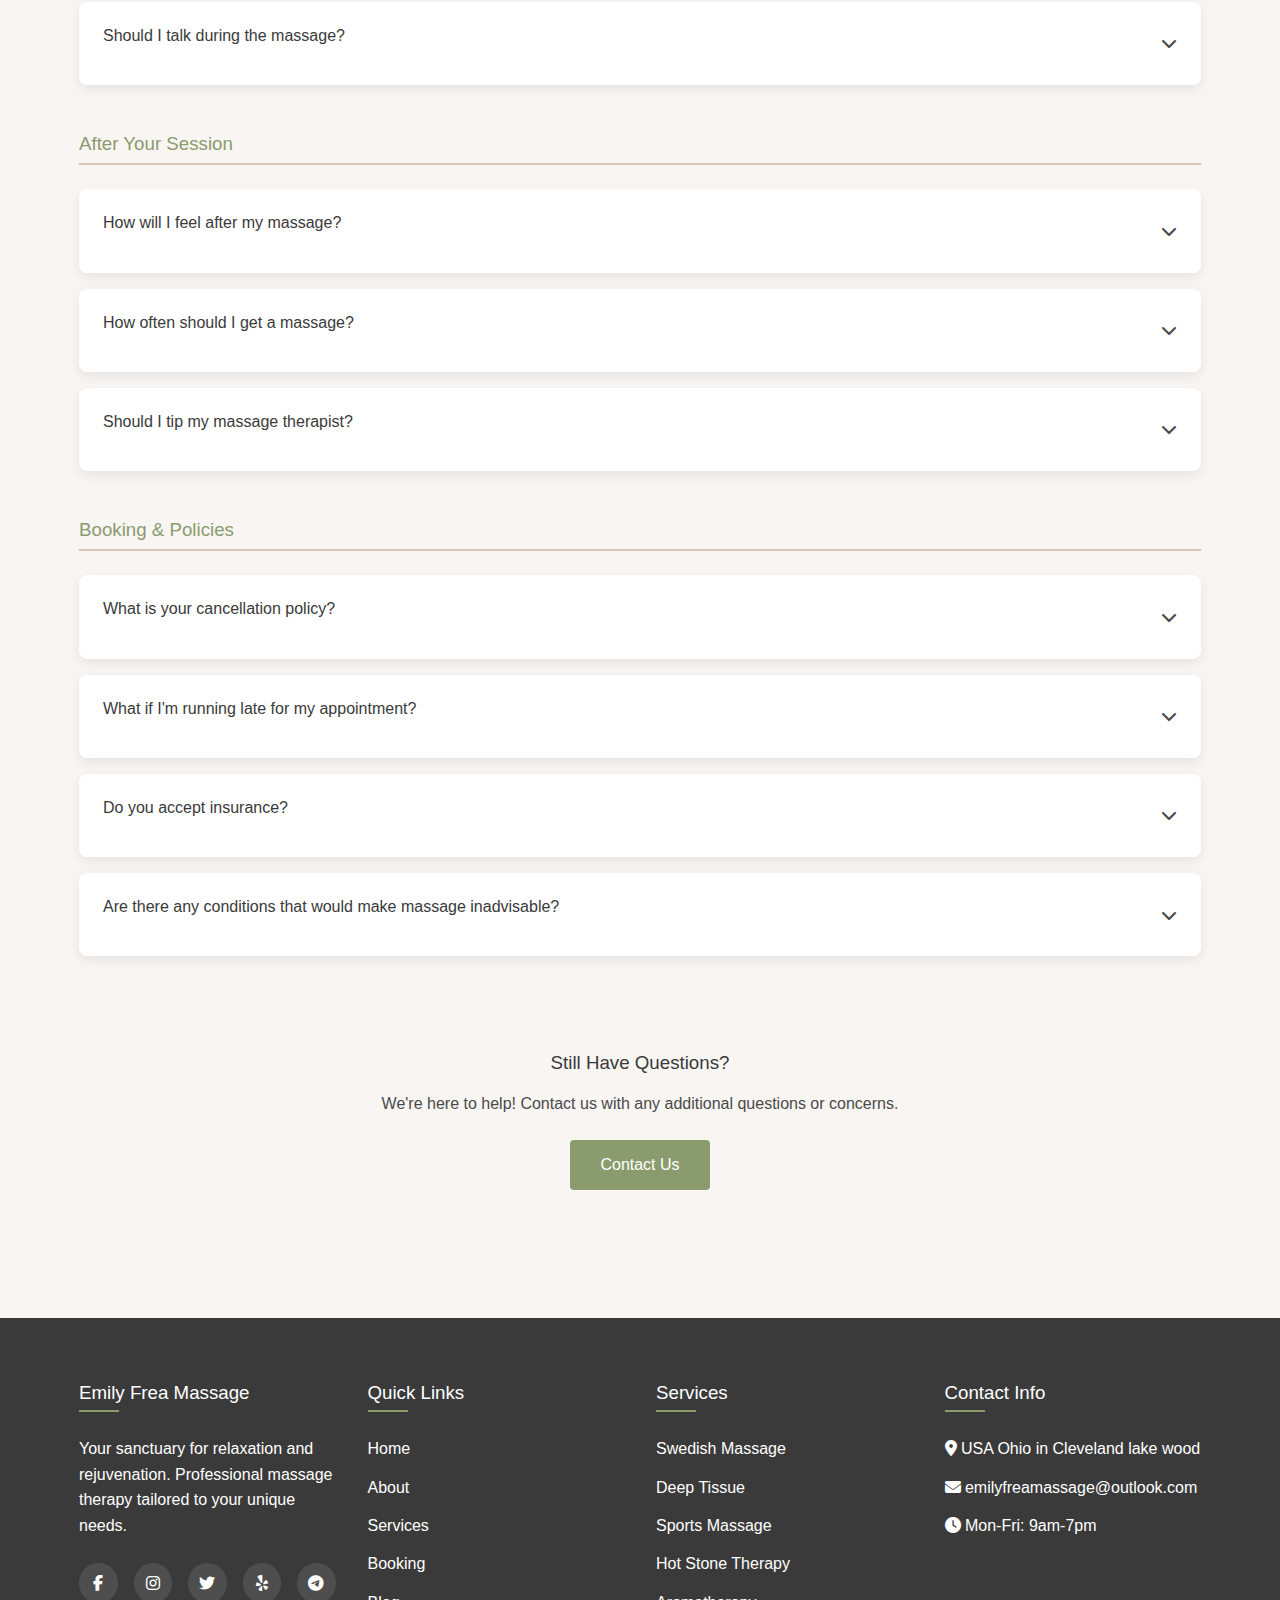
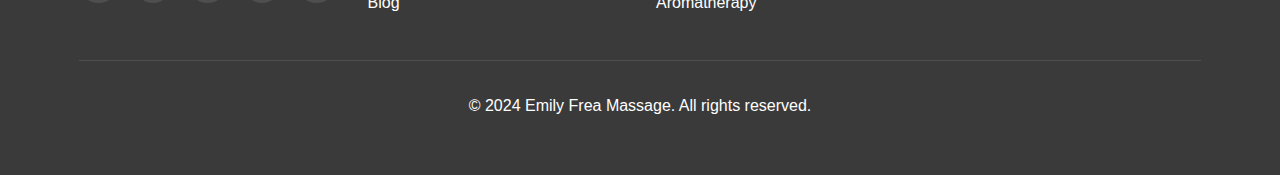
<file: faq.html>
<!DOCTYPE html>
<html lang="en">
<head>
    <meta charset="UTF-8">
    <meta name="viewport" content="width=device-width, initial-scale=1.0">
    <title>FAQ | Emily Frea Massage</title>
    <link rel="stylesheet" href="css/style.css">
    <link rel="stylesheet" href="https://cdnjs.cloudflare.com/ajax/libs/font-awesome/6.4.0/css/all.min.css">
    <link rel="icon" href="images/logo.png">
    <style>
        .logo img {
            height: 50px;
            width: auto;
            vertical-align: middle;
            margin-right: 10px;
        }
    </style>
</head>
<body>
    <!-- Header -->
    <header>
        <div class="container header-container">
            <div class="logo">
                <img src="images/logo.png" alt="Company Logo" class="logo">
                <h1>Emily <span>Frea Massage</span></h1>
            </div>
            <nav>
                <ul class="nav-menu">
                    <li><a href="index.html">Home</a></li>
                    <li><a href="about.html">About</a></li>
                    <li><a href="services.html">Services</a></li>
                    <li><a href="booking.html">Booking</a></li>
                    <li><a href="blog.html">Blog</a></li>
                    <li><a href="faq.html" class="active">FAQ</a></li>
                    <li><a href="contact.html">Contact</a></li>
                </ul>
                <div class="hamburger">
                    <i class="fas fa-bars"></i>
                </div>
            </nav>
        </div>
    </header>

    <!-- Page Header -->
    <section class="page-header">
        <div class="container">
            <h1>Frequently Asked Questions</h1>
            <p>Find answers to common questions about massage therapy</p>
        </div>
    </section>

    <!-- FAQ Section -->
    <section class="section faq-page">
        <div class="container">
            <div class="faq-intro">
                <h2>Common Questions</h2>
                <p>We've compiled answers to the most frequently asked questions about massage therapy, our services, and what to expect during your visit. If you don't find the answer you're looking for, please don't hesitate to <a href="contact.html">contact us</a>.</p>
            </div>

            <div class="faq-categories">
                <h3>Browse by Category</h3>
                <div class="category-buttons">
                    <button class="category-btn active" data-category="all">All Questions</button>
                    <button class="category-btn" data-category="before">Before Your Visit</button>
                    <button class="category-btn" data-category="during">During Your Massage</button>
                    <button class="category-btn" data-category="after">After Your Session</button>
                    <button class="category-btn" data-category="booking">Booking & Policies</button>
                </div>
            </div>

            <div class="faq-container">
                <!-- Before Your Visit Questions -->
                <div class="faq-category" id="before">
                    <h3>Before Your Visit</h3>
                    
                    <div class="faq-item active">
                        <div class="faq-question">
                            <h4>What should I wear during my massage?</h4>
                            <i class="fas fa-chevron-down"></i>
                        </div>
                        <div class="faq-answer">
                            <p>For full-body massages, most clients undress completely, though you may leave on your underwear if that makes you more comfortable. You will be properly draped with a sheet and blanket during the entire session, with only the area being worked on exposed. For specific techniques like sports massage, athletic wear may be appropriate.</p>
                        </div>
                    </div>

                    <div class="faq-item">
                        <div class="faq-question">
                            <h4>Do I have to be completely undressed?</h4>
                            <i class="fas fa-chevron-down"></i>
                        </div>
                        <div class="faq-answer">
                            <p>No, you do not have to be completely undressed. Your comfort is our priority. We can work around clothing if you prefer, though direct skin contact typically allows for more effective massage. We use professional draping techniques to ensure your privacy is always respected.</p>
                        </div>
                    </div>

                    <div class="faq-item">
                        <div class="faq-question">
                            <h4>Should I shower before my massage?</h4>
                            <i class="fas fa-chevron-down"></i>
                        </div>
                        <div class="faq-answer">
                            <p>It's recommended to shower before your appointment, but not required. Clean skin allows for better glide during the massage and helps you feel more comfortable. Please avoid applying lotions or oils before your session.</p>
                        </div>
                    </div>

                    <div class="faq-item">
                        <div class="faq-question">
                            <h4>Should I eat before my massage?</h4>
                            <i class="fas fa-chevron-down"></i>
                        </div>
                        <div class="faq-answer">
                            <p>It's best to avoid eating a heavy meal right before your massage. A light snack about an hour before your appointment is fine. Being too full or too hungry can be distracting during your session.</p>
                        </div>
                    </div>
                </div>

                <!-- During Your Massage Questions -->
                <div class="faq-category" id="during">
                    <h3>During Your Massage</h3>
                    
                    <div class="faq-item">
                        <div class="faq-question">
                            <h4>Will the massage be painful?</h4>
                            <i class="fas fa-chevron-down"></i>
                        </div>
                        <div class="faq-answer">
                            <p>Massage shouldn't be painfully uncomfortable, though some techniques (like deep tissue work) may cause temporary discomfort as we work through tension. We use a "good pain" scale - you should feel pressure and release, not sharp or unbearable pain. Always communicate with your therapist about pressure levels.</p>
                        </div>
                    </div>

                    <div class="faq-item">
                        <div class="faq-question">
                            <h4>What if I fall asleep during my massage?</h4>
                            <i class="fas fa-chevron-down"></i>
                        </div>
                        <div class="faq-answer">
                            <p>It's very common for clients to fall asleep during massage, especially during relaxing Swedish techniques. Don't worry - this is actually a compliment to your therapist! It means you're fully relaxed. We'll gently wake you when the session is complete.</p>
                        </div>
                    </div>

                    <div class="faq-item">
                        <div class="faq-question">
                            <h4>Should I talk during the massage?</h4>
                            <i class="fas fa-chevron-down"></i>
                        </div>
                        <div class="faq-answer">
                            <p>This is entirely up to you. Some clients prefer quiet relaxation, while others enjoy conversation. Feel free to share feedback about pressure or areas of focus, but otherwise, do what feels most comfortable for you. Many people find that quiet allows for deeper relaxation.</p>
                        </div>
                    </div>
                </div>

                <!-- After Your Session Questions -->
                <div class="faq-category" id="after">
                    <h3>After Your Session</h3>
                    
                    <div class="faq-item">
                        <div class="faq-question">
                            <h4>How will I feel after my massage?</h4>
                            <i class="fas fa-chevron-down"></i>
                        </div>
                        <div class="faq-answer">
                            <p>Most people feel very relaxed after a massage. Some experience freedom from long-term aches and pains. It's common to feel slightly sore the next day, especially after deep tissue work - this is normal and should fade within 24-48 hours. Drinking plenty of water can help flush released toxins.</p>
                        </div>
                    </div>

                    <div class="faq-item">
                        <div class="faq-question">
                            <h4>How often should I get a massage?</h4>
                            <i class="fas fa-chevron-down"></i>
                        </div>
                        <div class="faq-answer">
                            <p>The frequency depends on your goals. For general wellness and stress management, once a month is common. For specific issues or chronic pain, weekly or bi-weekly sessions may be recommended initially. We'll work with you to create a treatment plan that fits your needs and budget.</p>
                        </div>
                    </div>

                    <div class="faq-item">
                        <div class="faq-question">
                            <h4>Should I tip my massage therapist?</h4>
                            <i class="fas fa-chevron-down"></i>
                        </div>
                        <div class="faq-answer">
                            <p>While tipping is appreciated, it's never expected. In the massage industry, tips typically range from 15-20% of the service cost, similar to other personal services. If you received exceptional service and would like to show your appreciation, a tip is a wonderful way to do so.</p>
                        </div>
                    </div>
                </div>

                <!-- Booking & Policies Questions -->
                <div class="faq-category" id="booking">
                    <h3>Booking & Policies</h3>
                    
                    <div class="faq-item">
                        <div class="faq-question">
                            <h4>What is your cancellation policy?</h4>
                            <i class="fas fa-chevron-down"></i>
                        </div>
                        <div class="faq-answer">
                            <p>We require 24 hours notice for cancellations. Appointments cancelled with less than 24 hours notice may be subject to a cancellation fee of 50% of the service price. This policy allows us to offer the appointment time to other clients on our waiting list.</p>
                        </div>
                    </div>

                    <div class="faq-item">
                        <div class="faq-question">
                            <h4>What if I'm running late for my appointment?</h4>
                            <i class="fas fa-chevron-down"></i>
                        </div>
                        <div class="faq-answer">
                            <p>If you arrive late, your session may be shortened to accommodate others. You will be responsible for the full service fee. We recommend arriving 10-15 minutes early for your first appointment to complete paperwork and settle in.</p>
                        </div>
                    </div>

                    <div class="faq-item">
                        <div class="faq-question">
                            <h4>Do you accept insurance?</h4>
                            <i class="fas fa-chevron-down"></i>
                        </div>
                        <div class="faq-answer">
                            <p>We do not directly bill insurance companies, but we can provide receipts for you to submit to your insurance provider for possible reimbursement. Some flexible spending accounts (FSAs) and health savings accounts (HSAs) cover massage therapy - check with your provider.</p>
                        </div>
                    </div>

                    <div class="faq-item">
                        <div class="faq-question">
                            <h4>Are there any conditions that would make massage inadvisable?</h4>
                            <i class="fas fa-chevron-down"></i>
                        </div>
                        <div class="faq-answer">
                            <p>Yes, there are some contraindications for massage. These include fever, contagious diseases, recent operations, certain cardiovascular conditions, and some skin conditions. This is why we have a thorough health history form and consultation process before your first session.</p>
                        </div>
                    </div>
                </div>
            </div>

            <div class="faq-cta">
                <h3>Still Have Questions?</h3>
                <p>We're here to help! Contact us with any additional questions or concerns.</p>
                <a href="contact.html" class="btn">Contact Us</a>
            </div>
        </div>
    </section>

    <!-- Footer -->
    <footer>
        <div class="container">
            <div class="footer-container">
                <div class="footer-col">
                    <h3>Emily Frea Massage</h3>
                    <p>Your sanctuary for relaxation and rejuvenation. Professional massage therapy tailored to your unique needs.</p>
                    <div class="social-links">
                        <a href="#"><i class="fab fa-facebook-f"></i></a>
                        <a href="#"><i class="fab fa-instagram"></i></a>
                        <a href="#"><i class="fab fa-twitter"></i></a>
                        <a href="#"><i class="fab fa-yelp"></i></a>
                        <a href="https://t.me/emilyfreamassage" target="_blank"><i class="fab fa-telegram"></i></a>
                    </div>
                </div>
                <div class="footer-col">
                    <h3>Quick Links</h3>
                    <ul class="footer-links">
                        <li><a href="index.html">Home</a></li>
                        <li><a href="about.html">About</a></li>
                        <li><a href="services.html">Services</a></li>
                        <li><a href="booking.html">Booking</a></li>
                        <li><a href="blog.html">Blog</a></li>
                    </ul>
                </div>
                <div class="footer-col">
                    <h3>Services</h3>
                    <ul class="footer-links">
                        <li><a href="services.html#swedish">Swedish Massage</a></li>
                        <li><a href="services.html#deep-tissue">Deep Tissue</a></li>
                        <li><a href="services.html#sports">Sports Massage</a></li>
                        <li><a href="services.html#hot-stone">Hot Stone Therapy</a></li>
                        <li><a href="services.html#aromatherapy">Aromatherapy</a></li>
                    </ul>
                </div>
                <div class="footer-col">
                    <h3>Contact Info</h3>
                    <ul class="footer-links">
                        <li><i class="fas fa-map-marker-alt"></i> USA Ohio in Cleveland lake wood</li>
                        <li><i class="fas fa-envelope"></i> emilyfreamassage@outlook.com</li>
                        <li><i class="fas fa-clock"></i> Mon-Fri: 9am-7pm</li>
                    </ul>
                </div>
            </div>
            <div class="footer-bottom">
                <p>&copy; 2024 Emily Frea Massage. All rights reserved.</p>
            </div>
        </div>
    </footer>

    <script src="js/script.js"></script>
</body>

</html>
</file>
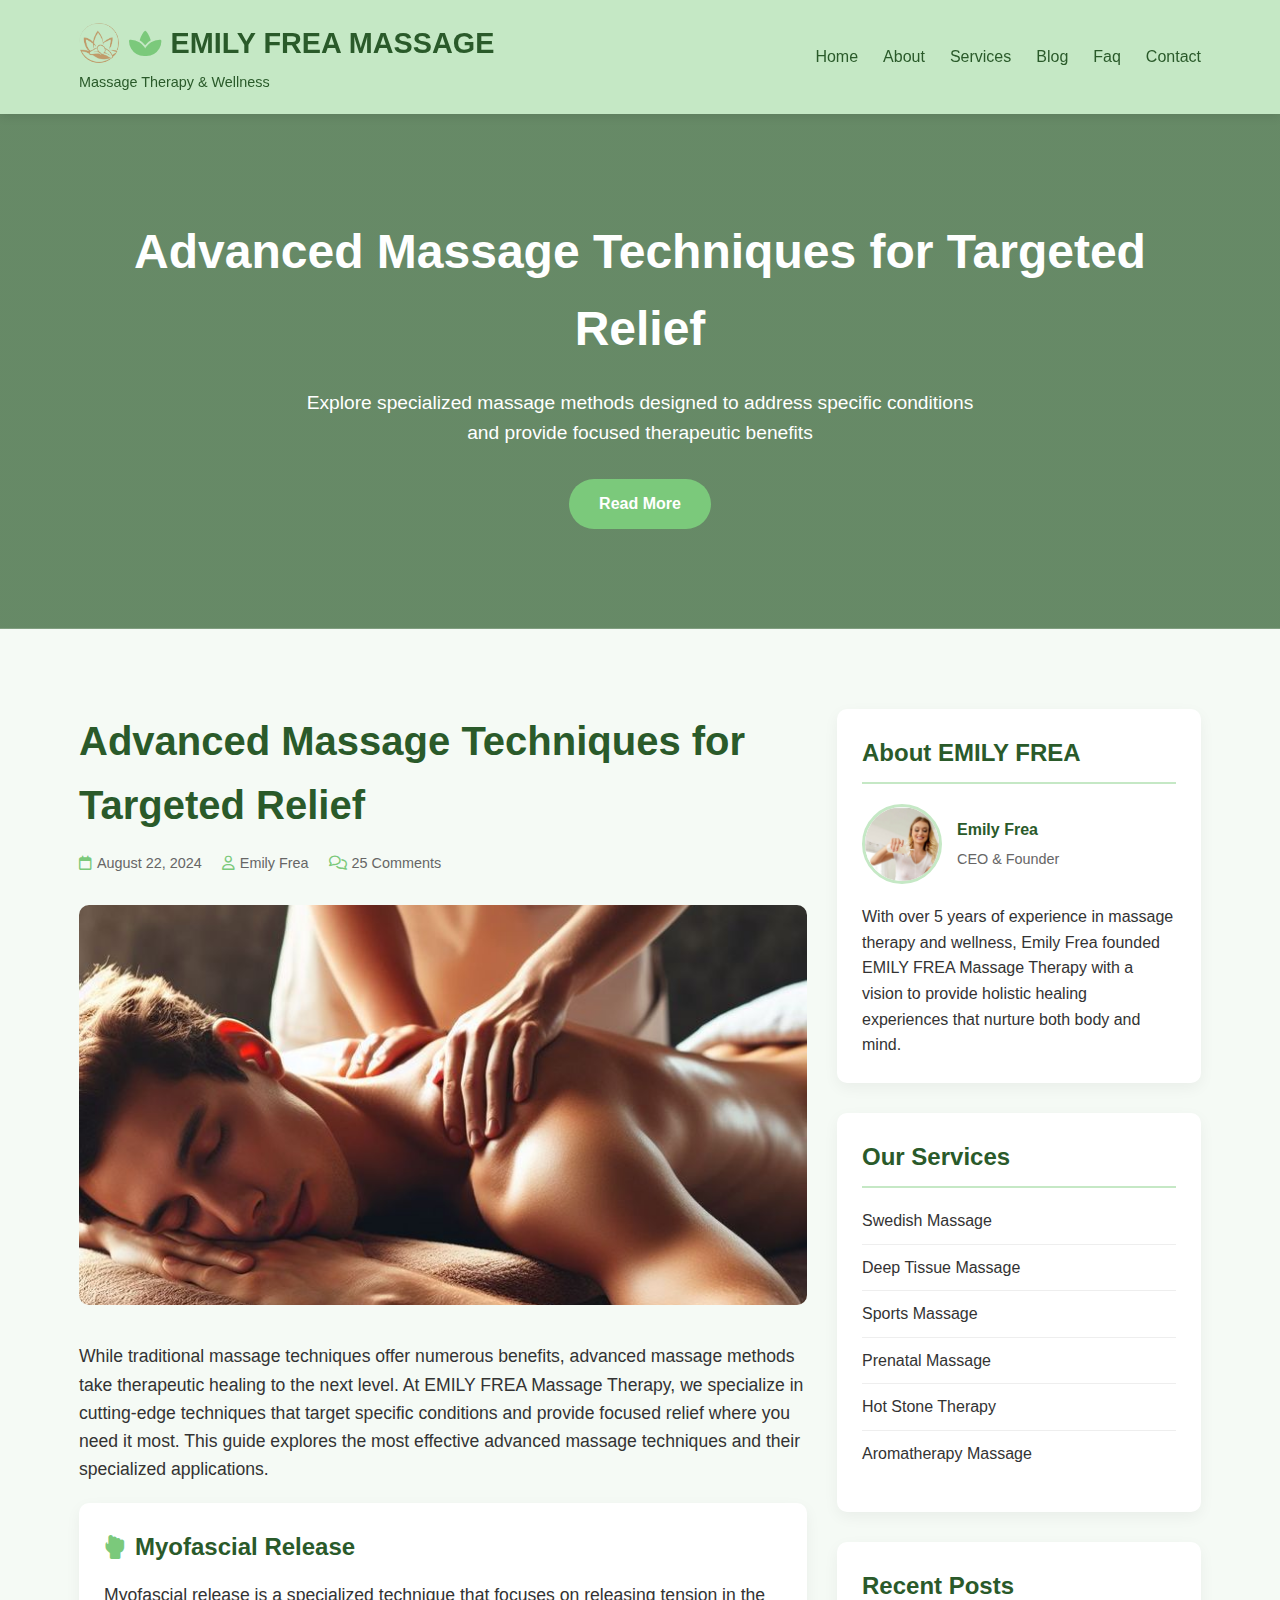
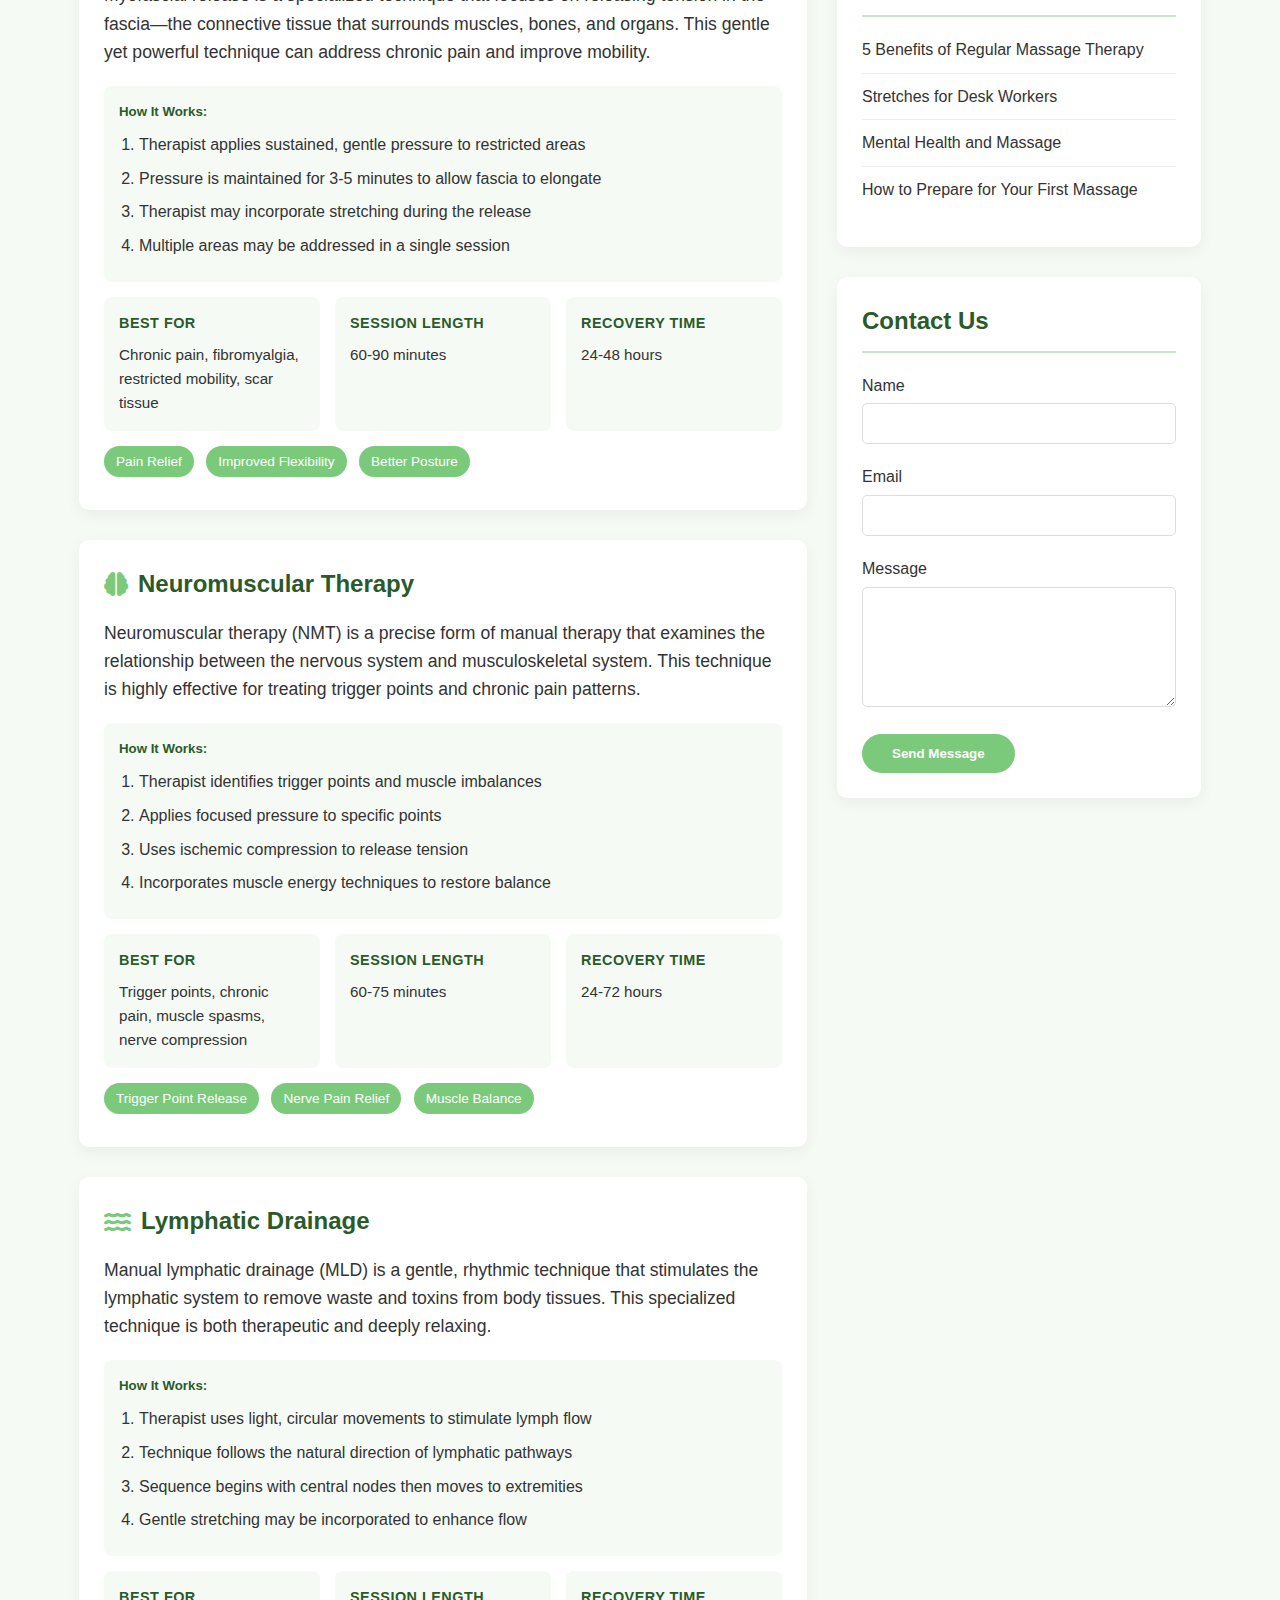
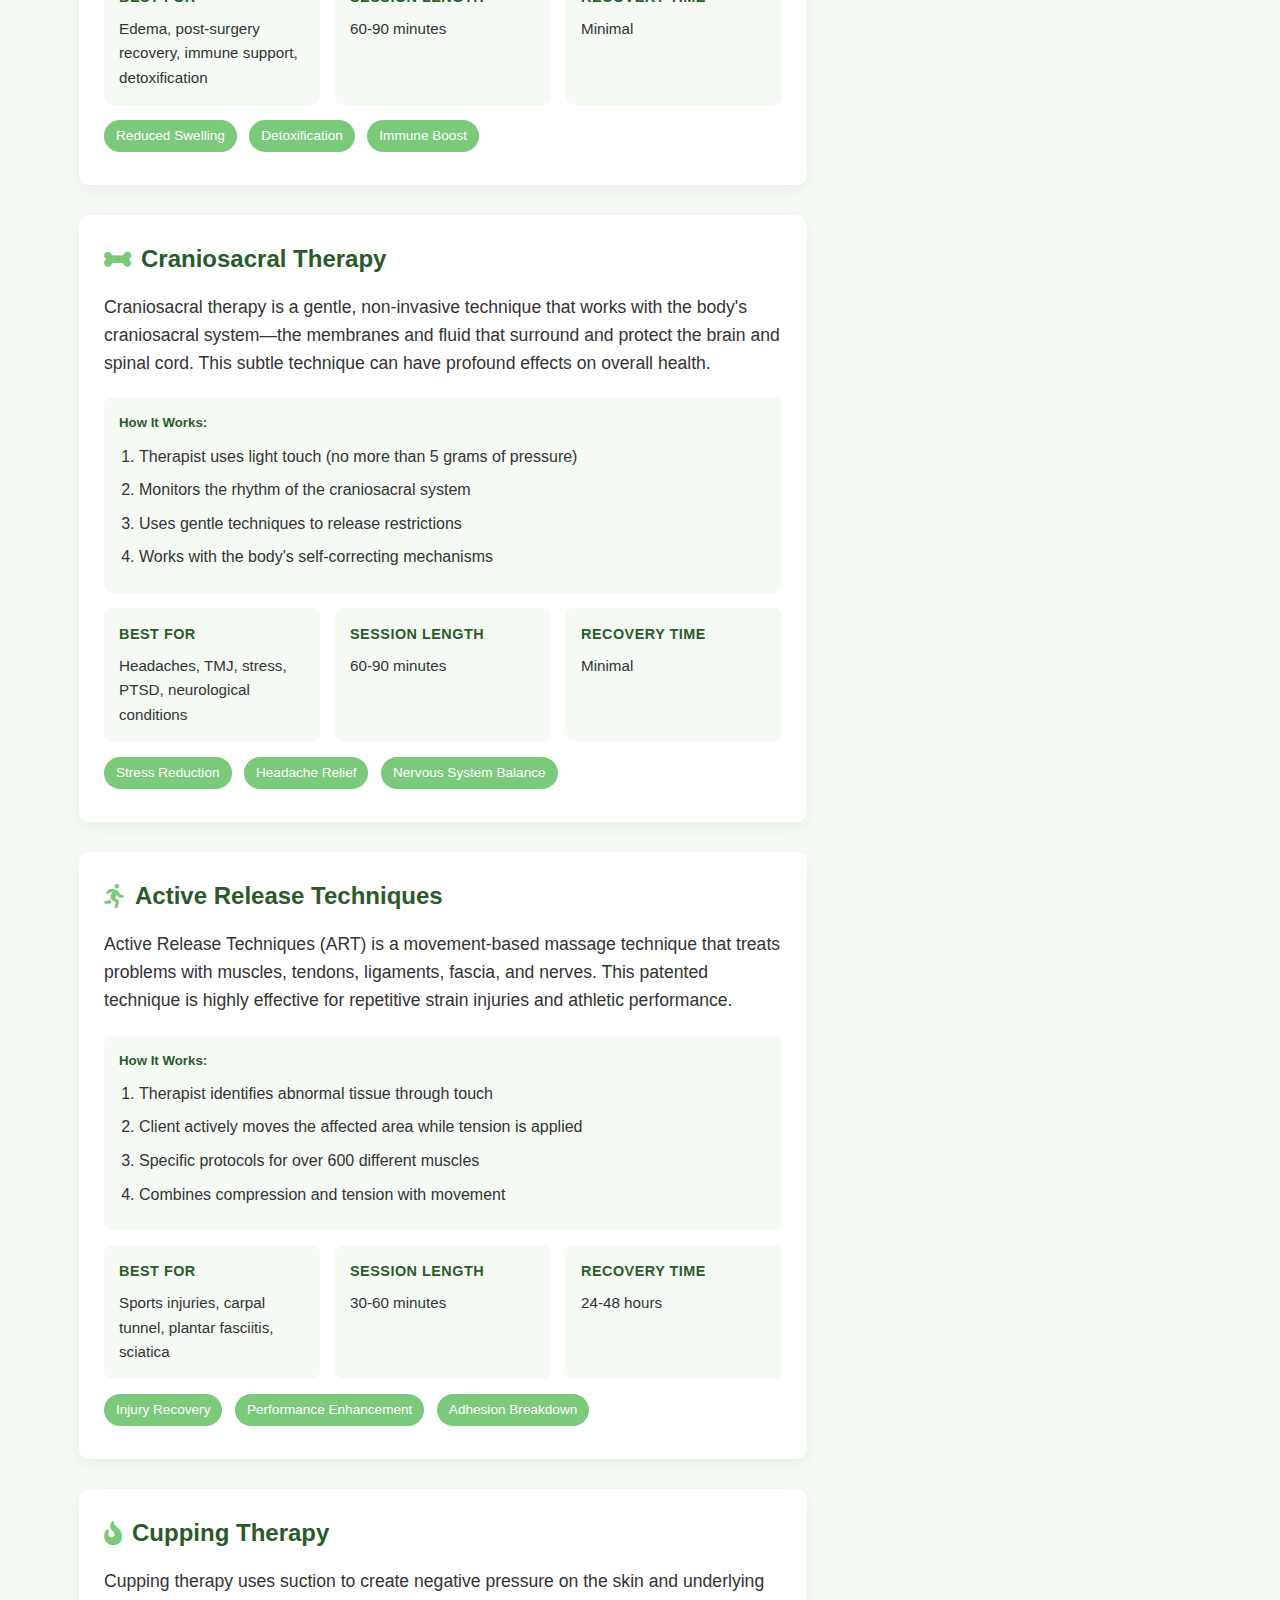
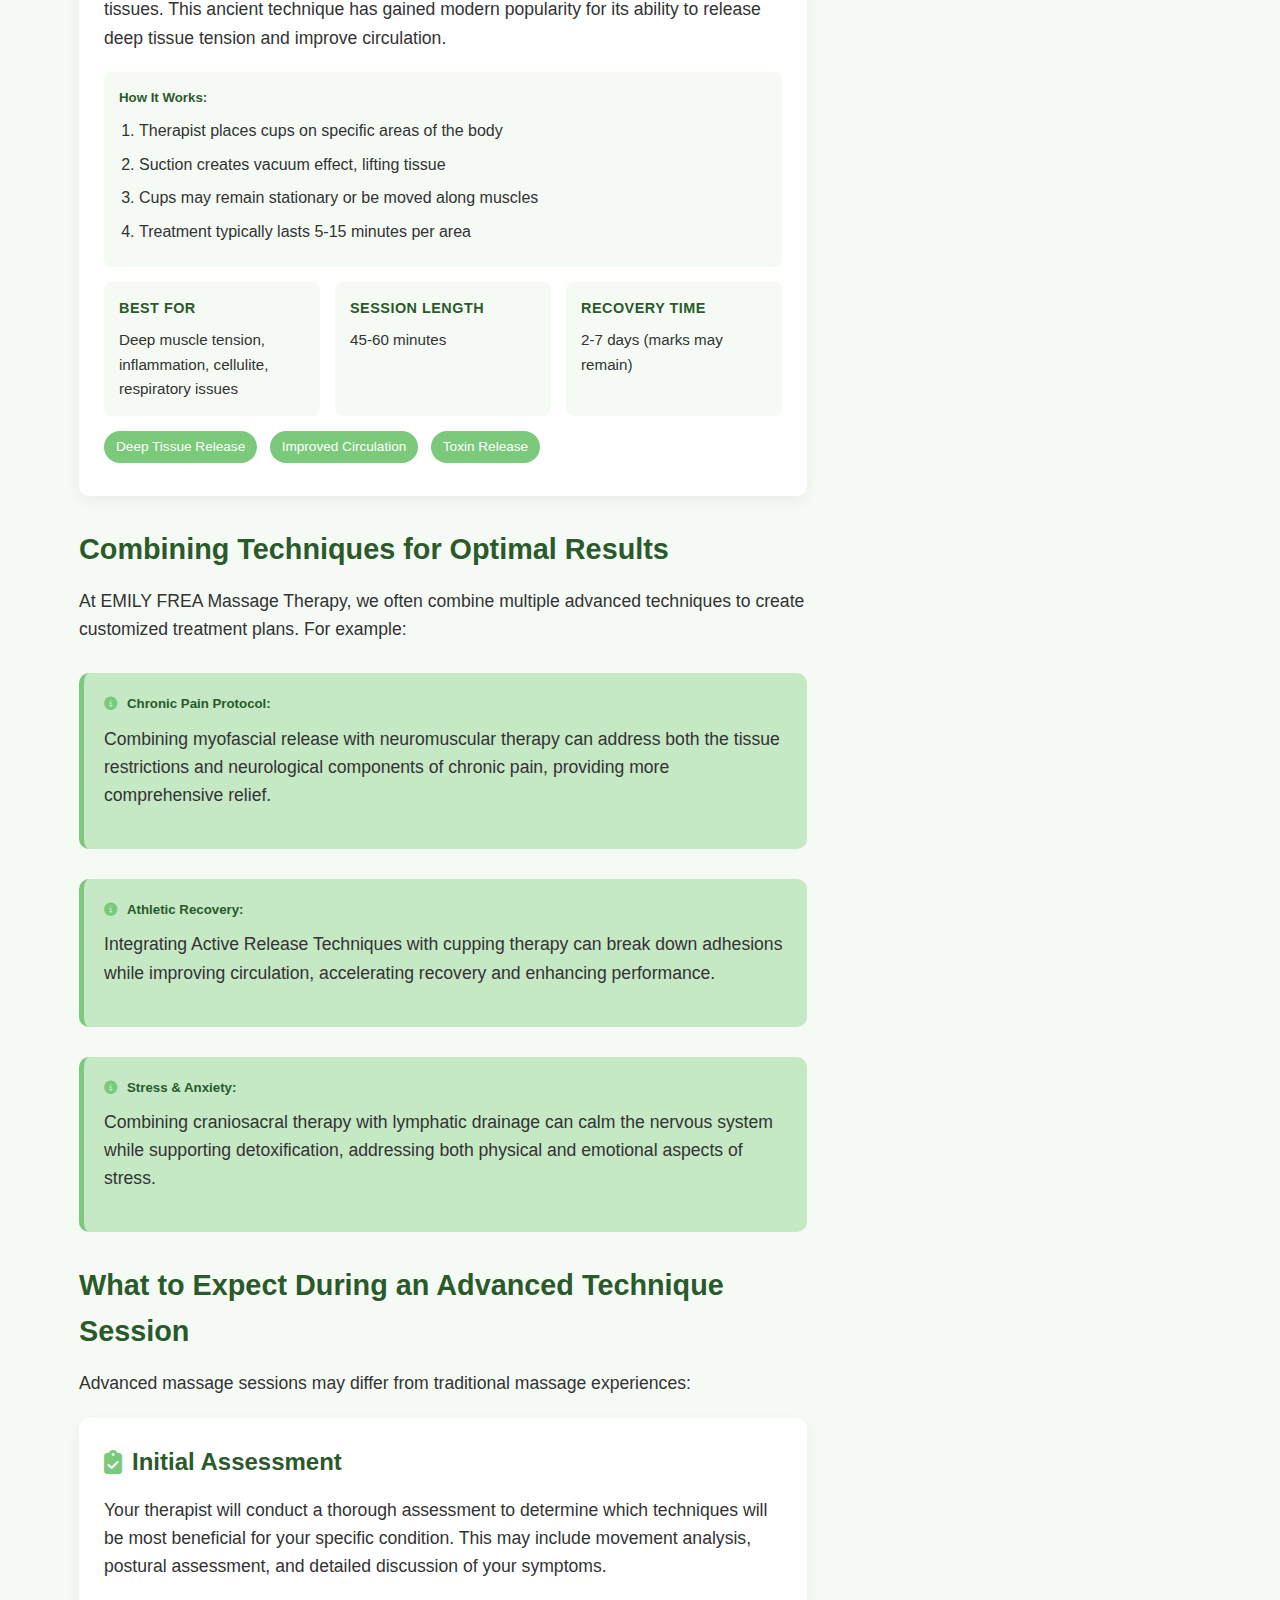
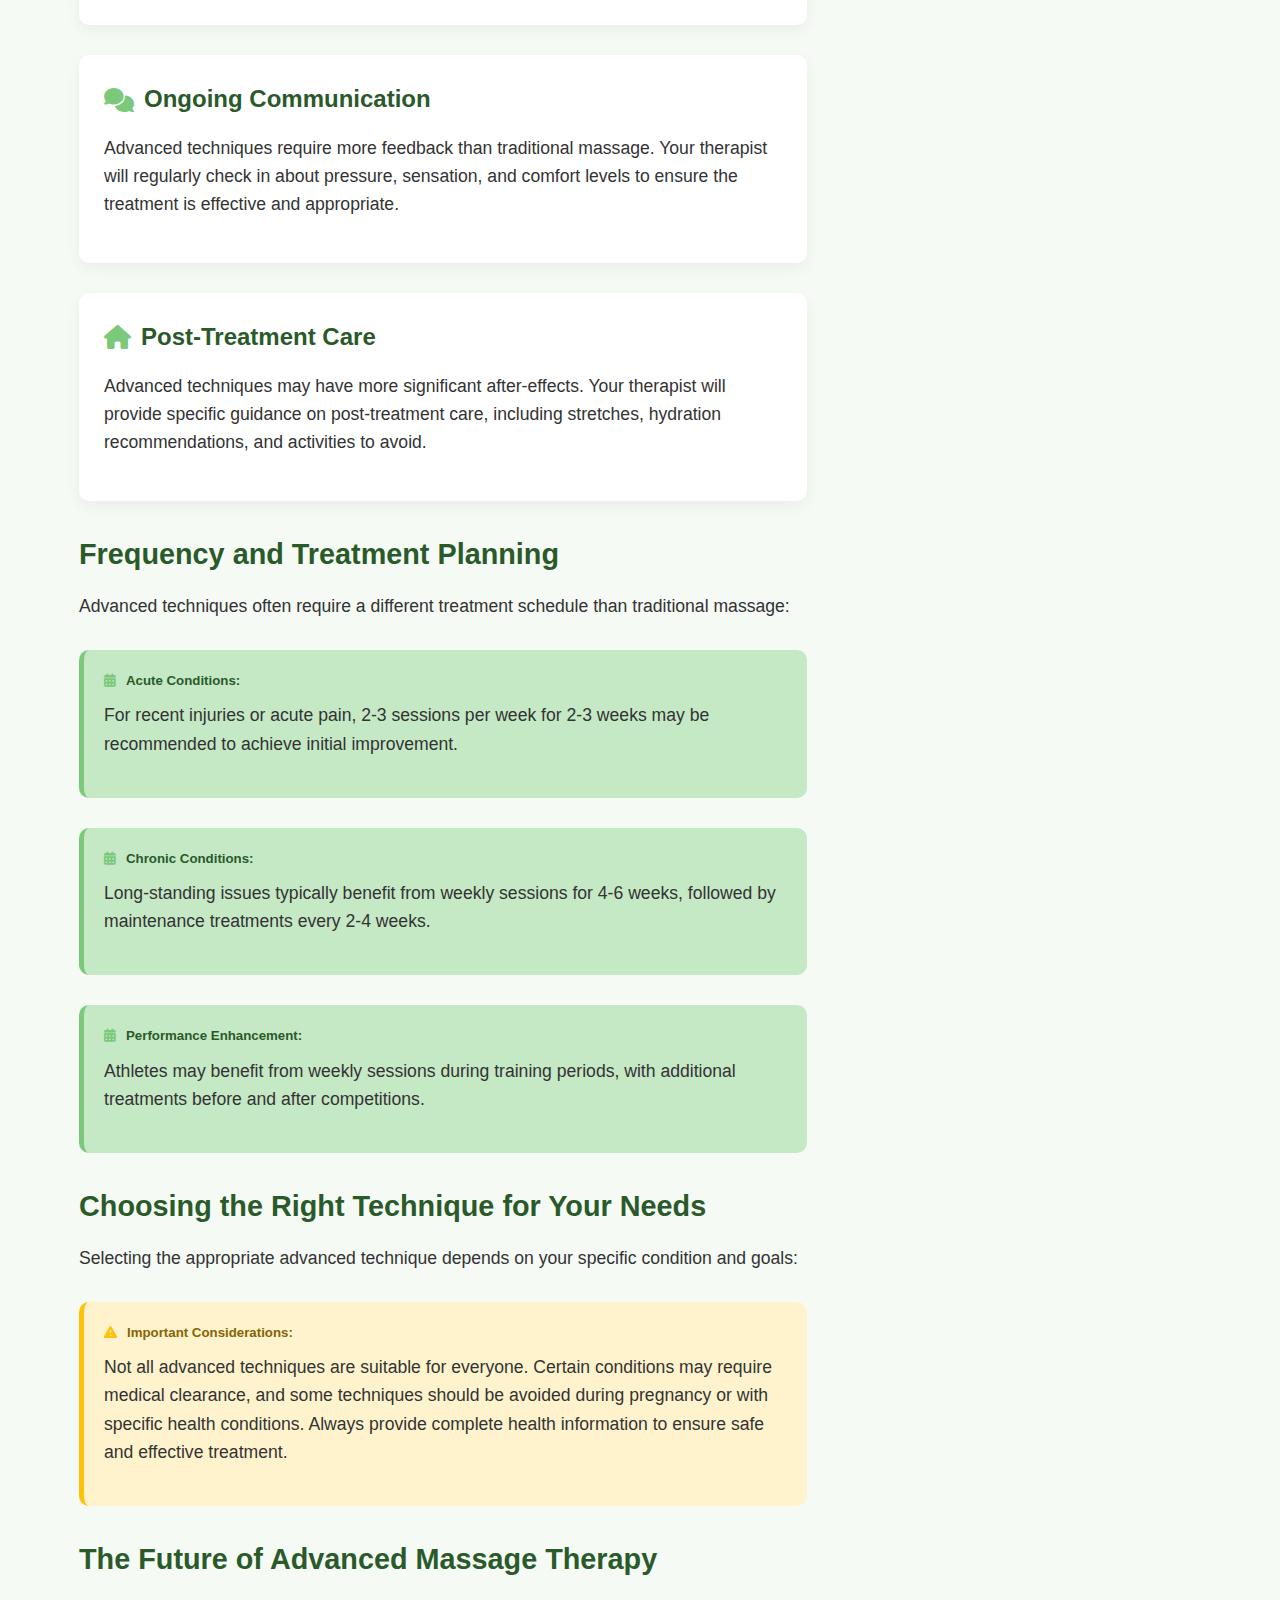
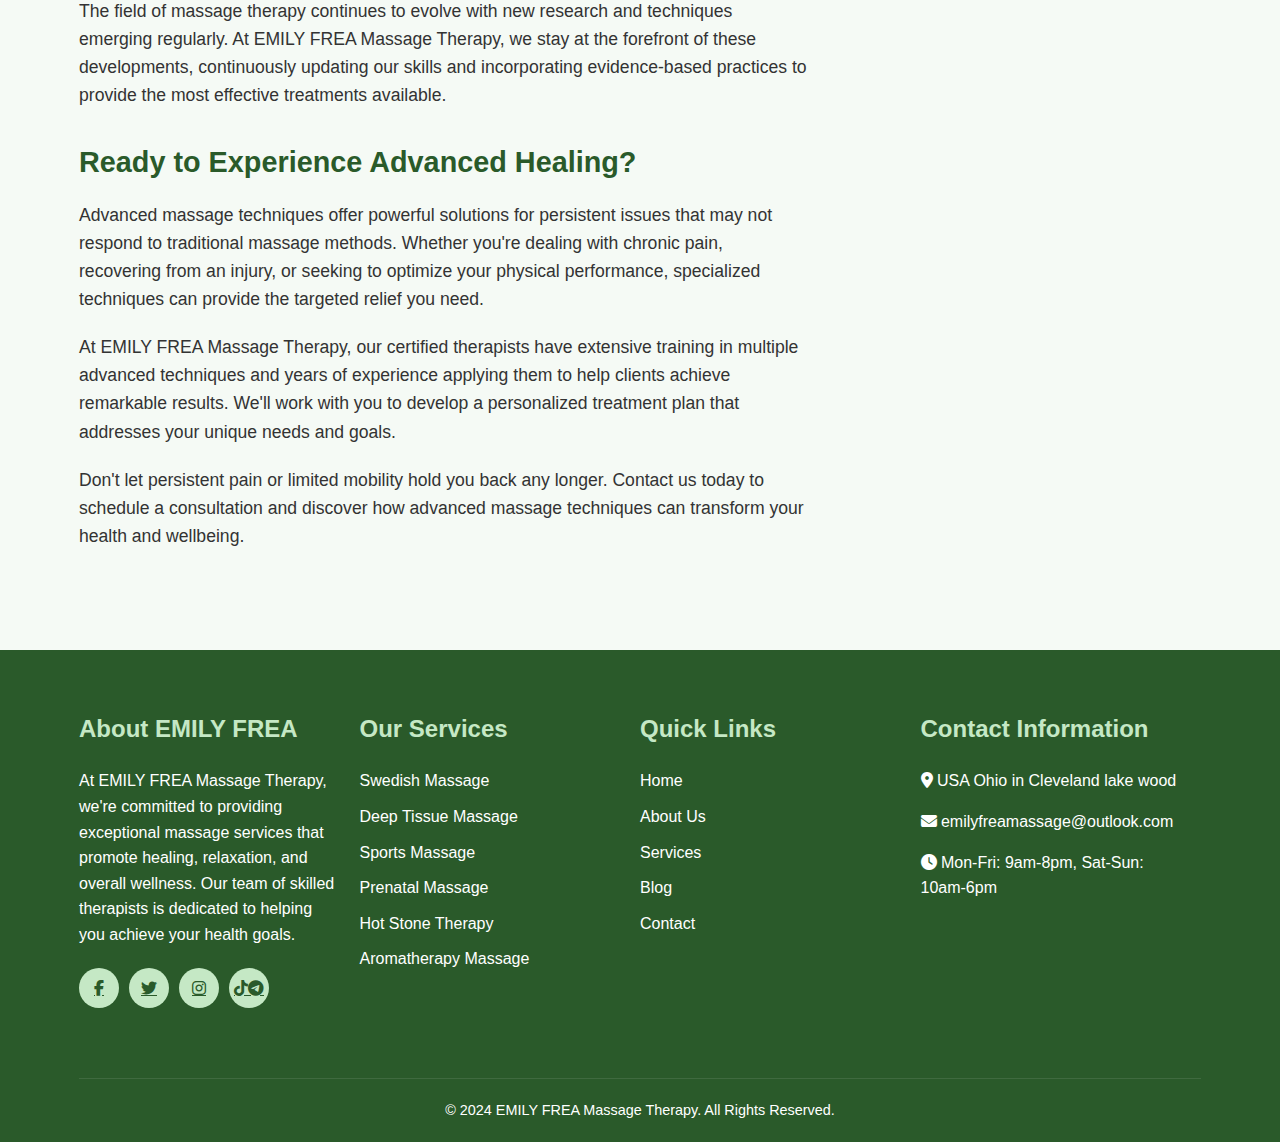
<file: techniques.html>
<!DOCTYPE html>
<html lang="en">
<head>
    <meta charset="UTF-8">
    <meta name="viewport" content="width=device-width, initial-scale=1.0">
    <title>EMILY FREA Massage Therapy - Advanced Massage Techniques for Targeted Relief</title>
    <link rel="stylesheet" href="https://cdnjs.cloudflare.com/ajax/libs/font-awesome/6.4.0/css/all.min.css">
    <link rel="icon" href="images/logo.png">
    <style>
        :root {
            --primary-color: #c5e8c5; /* Light green from your image */
            --secondary-color: #a8d5a8;
            --accent-color: #7bc97b;
            --dark-color: #2a5a2a;
            --light-color: #f5faf5;
            --text-color: #333;
        }
        
        * {
            margin: 0;
            padding: 0;
            box-sizing: border-box;
            font-family: 'Segoe UI', Tahoma, Geneva, Verdana, sans-serif;
        }
        
        body {
            background-color: var(--light-color);
            color: var(--text-color);
            line-height: 1.6;
        }
        
        .container {
            width: 90%;
            max-width: 1200px;
            margin: 0 auto;
            padding: 0 15px;
        }
        
        /* Header Styles */
        header {
            background-color: var(--primary-color);
            padding: 20px 0;
            box-shadow: 0 2px 10px rgba(0,0,0,0.1);
            position: sticky;
            top: 0;
            z-index: 100;
        }
        
        .header-content {
            display: flex;
            justify-content: space-between;
            align-items: center;
        }
        
        .logo {
            font-size: 1.8rem;
            font-weight: bold;
            color: var(--dark-color);
            text-decoration: none;
            display: flex;
            align-items: center;
        }
        
        .logo i {
            margin-right: 10px;
            color: var(--accent-color);
        }
        
        .logo-img {
            height: 40px;
            margin-right: 10px;
            border-radius: 50%;
        }
        
        .tagline {
            font-size: 0.9rem;
            color: var(--dark-color);
            margin-top: 5px;
        }
        
        nav ul {
            display: flex;
            list-style: none;
        }
        
        nav ul li {
            margin-left: 25px;
        }
        
        nav ul li a {
            text-decoration: none;
            color: var(--dark-color);
            font-weight: 500;
            transition: color 0.3s;
            position: relative;
        }
        
        nav ul li a:hover {
            color: var(--accent-color);
        }
        
        nav ul li a::after {
            content: '';
            position: absolute;
            width: 0;
            height: 2px;
            bottom: -5px;
            left: 0;
            background-color: var(--accent-color);
            transition: width 0.3s;
        }
        
        nav ul li a:hover::after {
            width: 100%;
        }
        
        /* Mobile Menu */
        .mobile-menu-btn {
            display: none;
            background: none;
            border: none;
            font-size: 1.5rem;
            color: var(--dark-color);
            cursor: pointer;
        }
        
        /* Hero Section */
        .hero {
            background: linear-gradient(rgba(42, 90, 42, 0.7), rgba(42, 90, 42, 0.7)), url('https://picsum.photos/seed/advanced-massage-techniques/1200/600.jpg');
            background-size: cover;
            background-position: center;
            color: white;
            padding: 100px 0;
            text-align: center;
        }
        
        .hero h1 {
            font-size: 3rem;
            margin-bottom: 20px;
        }
        
        .hero p {
            font-size: 1.2rem;
            max-width: 700px;
            margin: 0 auto 30px;
        }
        
        .btn {
            display: inline-block;
            background-color: var(--accent-color);
            color: white;
            padding: 12px 30px;
            border-radius: 30px;
            text-decoration: none;
            font-weight: bold;
            transition: all 0.3s;
            border: none;
            cursor: pointer;
        }
        
        .btn:hover {
            background-color: var(--dark-color);
            transform: translateY(-3px);
            box-shadow: 0 10px 20px rgba(0,0,0,0.1);
        }
        
        /* Blog Post Section */
        .blog-post {
            padding: 80px 0;
        }
        
        .blog-content {
            display: flex;
            flex-wrap: wrap;
            gap: 30px;
        }
        
        .main-content {
            flex: 2;
            min-width: 300px;
        }
        
        .sidebar {
            flex: 1;
            min-width: 300px;
        }
        
        .blog-header {
            margin-bottom: 30px;
        }
        
        .blog-header h2 {
            font-size: 2.5rem;
            color: var(--dark-color);
            margin-bottom: 15px;
        }
        
        .blog-meta {
            display: flex;
            align-items: center;
            margin-bottom: 20px;
            color: #666;
            font-size: 0.9rem;
        }
        
        .blog-meta span {
            margin-right: 20px;
            display: flex;
            align-items: center;
        }
        
        .blog-meta i {
            margin-right: 5px;
            color: var(--accent-color);
        }
        
        .blog-image {
            width: 100%;
            height: 400px;
            object-fit: cover;
            border-radius: 10px;
            margin-bottom: 30px;
        }
        
        .blog-body h3 {
            font-size: 1.8rem;
            color: var(--dark-color);
            margin: 30px 0 15px;
        }
        
        .blog-body p {
            margin-bottom: 20px;
            font-size: 1.1rem;
        }
        
        .technique-card {
            background-color: white;
            border-radius: 10px;
            padding: 25px;
            margin-bottom: 30px;
            box-shadow: 0 5px 15px rgba(0,0,0,0.05);
            transition: transform 0.3s, box-shadow 0.3s;
        }
        
        .technique-card:hover {
            transform: translateY(-5px);
            box-shadow: 0 10px 25px rgba(0,0,0,0.1);
        }
        
        .technique-card h4 {
            font-size: 1.5rem;
            color: var(--dark-color);
            margin-bottom: 15px;
            display: flex;
            align-items: center;
        }
        
        .technique-card h4 i {
            margin-right: 10px;
            color: var(--accent-color);
        }
        
        .technique-details {
            display: flex;
            flex-wrap: wrap;
            gap: 15px;
            margin-top: 15px;
        }
        
        .technique-detail {
            flex: 1;
            min-width: 200px;
            background-color: var(--light-color);
            padding: 15px;
            border-radius: 8px;
        }
        
        .technique-detail h5 {
            color: var(--dark-color);
            margin-bottom: 8px;
            font-size: 0.9rem;
            text-transform: uppercase;
            letter-spacing: 0.5px;
        }
        
        .technique-detail p {
            font-size: 0.95rem;
            margin-bottom: 0;
        }
        
        .technique-steps {
            background-color: var(--light-color);
            padding: 15px;
            border-radius: 8px;
            margin-top: 15px;
        }
        
        .technique-steps h5 {
            color: var(--dark-color);
            margin-bottom: 10px;
        }
        
        .technique-steps ol {
            margin-left: 20px;
        }
        
        .technique-steps li {
            margin-bottom: 8px;
        }
        
        .benefit-tag {
            display: inline-block;
            background-color: var(--accent-color);
            color: white;
            padding: 5px 12px;
            border-radius: 20px;
            font-size: 0.85rem;
            margin-right: 8px;
            margin-bottom: 8px;
        }
        
        .info-box {
            background-color: var(--primary-color);
            padding: 20px;
            border-radius: 10px;
            margin: 30px 0;
            border-left: 5px solid var(--accent-color);
        }
        
        .info-box h5 {
            color: var(--dark-color);
            margin-bottom: 10px;
            display: flex;
            align-items: center;
        }
        
        .info-box h5 i {
            margin-right: 10px;
            color: var(--accent-color);
        }
        
        .warning-box {
            background-color: #fff3cd;
            padding: 20px;
            border-radius: 10px;
            margin: 30px 0;
            border-left: 5px solid #ffc107;
        }
        
        .warning-box h5 {
            color: #856404;
            margin-bottom: 10px;
            display: flex;
            align-items: center;
        }
        
        .warning-box h5 i {
            margin-right: 10px;
            color: #ffc107;
        }
        
        /* Success Message */
        .success-message {
            display: none;
            background-color: var(--accent-color);
            color: white;
            padding: 15px;
            border-radius: 8px;
            margin-top: 20px;
            text-align: center;
            animation: fadeIn 0.5s;
        }
        
        .success-message.show {
            display: block;
        }
        
        @keyframes fadeIn {
            from { opacity: 0; transform: translateY(-10px); }
            to { opacity: 1; transform: translateY(0); }
        }
        
        /* Sidebar Styles */
        .sidebar-widget {
            background-color: white;
            border-radius: 10px;
            padding: 25px;
            margin-bottom: 30px;
            box-shadow: 0 5px 15px rgba(0,0,0,0.05);
        }
        
        .sidebar-widget h3 {
            font-size: 1.5rem;
            color: var(--dark-color);
            margin-bottom: 20px;
            padding-bottom: 10px;
            border-bottom: 2px solid var(--primary-color);
        }
        
        .sidebar-widget ul {
            list-style: none;
        }
        
        .sidebar-widget ul li {
            margin-bottom: 10px;
            padding-bottom: 10px;
            border-bottom: 1px solid #eee;
        }
        
        .sidebar-widget ul li:last-child {
            border-bottom: none;
        }
        
        .sidebar-widget ul li a {
            color: var(--text-color);
            text-decoration: none;
            transition: color 0.3s;
        }
        
        .sidebar-widget ul li a:hover {
            color: var(--accent-color);
        }
        
        .ceo-profile {
            display: flex;
            align-items: center;
            margin-bottom: 20px;
        }
        
        .ceo-image {
            width: 80px;
            height: 80px;
            border-radius: 50%;
            object-fit: cover;
            margin-right: 15px;
            border: 3px solid var(--primary-color);
        }
        
        .ceo-info h4 {
            color: var(--dark-color);
            margin-bottom: 5px;
        }
        
        .ceo-info p {
            font-size: 0.9rem;
            color: #666;
        }
        
        /* Footer Styles */
        footer {
            background-color: var(--dark-color);
            color: white;
            padding: 60px 0 20px;
        }
        
        .footer-content {
            display: flex;
            flex-wrap: wrap;
            justify-content: space-between;
            margin-bottom: 40px;
        }
        
        .footer-section {
            flex: 1;
            min-width: 250px;
            margin-bottom: 30px;
            padding-right: 20px;
        }
        
        .footer-section h3 {
            font-size: 1.5rem;
            margin-bottom: 20px;
            color: var(--primary-color);
        }
        
        .footer-section p {
            margin-bottom: 15px;
        }
        
        .footer-section ul {
            list-style: none;
        }
        
        .footer-section ul li {
            margin-bottom: 10px;
        }
        
        .footer-section ul li a {
            color: white;
            text-decoration: none;
            transition: color 0.3s;
        }
        
        .footer-section ul li a:hover {
            color: var(--primary-color);
        }
        
        .social-links {
            display: flex;
            margin-top: 20px;
        }
        
        .social-links a {
            display: flex;
            align-items: center;
            justify-content: center;
            width: 40px;
            height: 40px;
            background-color: var(--primary-color);
            color: var(--dark-color);
            border-radius: 50%;
            margin-right: 10px;
            transition: all 0.3s;
        }
        
        .social-links a:hover {
            background-color: var(--accent-color);
            transform: translateY(-3px);
        }
        
        .copyright {
            text-align: center;
            padding-top: 20px;
            border-top: 1px solid rgba(255,255,255,0.1);
            font-size: 0.9rem;
        }
        
        /* Contact Form */
        .contact-form {
            margin-top: 20px;
        }
        
        .form-group {
            margin-bottom: 20px;
        }
        
        .form-group label {
            display: block;
            margin-bottom: 5px;
            font-weight: 500;
        }
        
        .form-group input,
        .form-group textarea {
            width: 100%;
            padding: 12px;
            border: 1px solid #ddd;
            border-radius: 5px;
            font-family: inherit;
        }
        
        .form-group textarea {
            resize: vertical;
            min-height: 120px;
        }
        
        /* Responsive Styles */
        @media (max-width: 768px) {
            .mobile-menu-btn {
                display: block;
            }
            
            nav {
                display: none;
                position: absolute;
                top: 100%;
                left: 0;
                width: 100%;
                background-color: var(--primary-color);
                box-shadow: 0 5px 10px rgba(0,0,0,0.1);
            }
            
            nav.active {
                display: block;
            }
            
            nav ul {
                flex-direction: column;
                padding: 20px;
            }
            
            nav ul li {
                margin: 10px 0;
            }
            
            .hero h1 {
                font-size: 2rem;
            }
            
            .blog-content {
                flex-direction: column;
            }
            
            .footer-content {
                flex-direction: column;
            }
        }
    </style>
</head>
<body>
    <!-- Header -->
    <header>
        <div class="container">
            <div class="header-content">
                <div>
                    <a href="images/logo.png" class="logo">
                        <!-- Logo placeholder - you can replace this with your actual logo -->
                        <img src="images/logo.png" alt="EMILY FREA Logo" class="logo-img">
                        <i class="fas fa-spa"></i> EMILY FREA MASSAGE
                    </a>
                    <div class="tagline">Massage Therapy & Wellness</div>
                </div>
                <button class="mobile-menu-btn" id="mobileMenuBtn">
                    <i class="fas fa-bars"></i>
                </button>
                <nav id="mainNav">
                    <ul>
                        <li><a href="index.html">Home</a></li>
                        <li><a href="about.html">About</a></li>
                        <li><a href="services.html">Services</a></li>
                        <li><a href="blog.html">Blog</a></li>
                        <li><a href="faq.html">Faq</a></li>
                        <li><a href="contact.html">Contact</a></li>
                    </ul>
                </nav>
            </div>
        </div>
    </header>

    <!-- Hero Section -->
    <section class="hero" id="home">
        <div class="container">
            <h1>Advanced Massage Techniques for Targeted Relief</h1>
            <p>Explore specialized massage methods designed to address specific conditions and provide focused therapeutic benefits</p>
            <a href="blog.html" class="btn">Read More</a>
        </div>
    </section>

    <!-- Blog Post Section -->
    <section class="blog-post" id="blog">
        <div class="container">
            <div class="blog-content">
                <div class="main-content">
                    <div class="blog-header">
                        <h2>Advanced Massage Techniques for Targeted Relief</h2>
                        <div class="blog-meta">
                            <span><i class="far fa-calendar"></i> August 22, 2024</span>
                            <span><i class="far fa-user"></i> Emily Frea</span>
                            <span><i class="far fa-comments"></i> 25 Comments</span>
                        </div>
                    </div>
                    
                    <img src="images/techniques.jpg" alt="Advanced Massage Techniques" class="blog-image">
                    
                    <div class="blog-body">
                        <p>While traditional massage techniques offer numerous benefits, advanced massage methods take therapeutic healing to the next level. At EMILY FREA Massage Therapy, we specialize in cutting-edge techniques that target specific conditions and provide focused relief where you need it most. This guide explores the most effective advanced massage techniques and their specialized applications.</p>
                        
                        <div class="technique-card">
                            <h4><i class="fas fa-hand-rock"></i> Myofascial Release</h4>
                            <p>Myofascial release is a specialized technique that focuses on releasing tension in the fascia—the connective tissue that surrounds muscles, bones, and organs. This gentle yet powerful technique can address chronic pain and improve mobility.</p>
                            
                            <div class="technique-steps">
                                <h5>How It Works:</h5>
                                <ol>
                                    <li>Therapist applies sustained, gentle pressure to restricted areas</li>
                                    <li>Pressure is maintained for 3-5 minutes to allow fascia to elongate</li>
                                    <li>Therapist may incorporate stretching during the release</li>
                                    <li>Multiple areas may be addressed in a single session</li>
                                </ol>
                            </div>
                            
                            <div class="technique-details">
                                <div class="technique-detail">
                                    <h5>Best For</h5>
                                    <p>Chronic pain, fibromyalgia, restricted mobility, scar tissue</p>
                                </div>
                                <div class="technique-detail">
                                    <h5>Session Length</h5>
                                    <p>60-90 minutes</p>
                                </div>
                                <div class="technique-detail">
                                    <h5>Recovery Time</h5>
                                    <p>24-48 hours</p>
                                </div>
                            </div>
                            
                            <div style="margin-top: 15px;">
                                <span class="benefit-tag">Pain Relief</span>
                                <span class="benefit-tag">Improved Flexibility</span>
                                <span class="benefit-tag">Better Posture</span>
                            </div>
                        </div>
                        
                        <div class="technique-card">
                            <h4><i class="fas fa-brain"></i> Neuromuscular Therapy</h4>
                            <p>Neuromuscular therapy (NMT) is a precise form of manual therapy that examines the relationship between the nervous system and musculoskeletal system. This technique is highly effective for treating trigger points and chronic pain patterns.</p>
                            
                            <div class="technique-steps">
                                <h5>How It Works:</h5>
                                <ol>
                                    <li>Therapist identifies trigger points and muscle imbalances</li>
                                    <li>Applies focused pressure to specific points</li>
                                    <li>Uses ischemic compression to release tension</li>
                                    <li>Incorporates muscle energy techniques to restore balance</li>
                                </ol>
                            </div>
                            
                            <div class="technique-details">
                                <div class="technique-detail">
                                    <h5>Best For</h5>
                                    <p>Trigger points, chronic pain, muscle spasms, nerve compression</p>
                                </div>
                                <div class="technique-detail">
                                    <h5>Session Length</h5>
                                    <p>60-75 minutes</p>
                                </div>
                                <div class="technique-detail">
                                    <h5>Recovery Time</h5>
                                    <p>24-72 hours</p>
                                </div>
                            </div>
                            
                            <div style="margin-top: 15px;">
                                <span class="benefit-tag">Trigger Point Release</span>
                                <span class="benefit-tag">Nerve Pain Relief</span>
                                <span class="benefit-tag">Muscle Balance</span>
                            </div>
                        </div>
                        
                        <div class="technique-card">
                            <h4><i class="fas fa-water"></i> Lymphatic Drainage</h4>
                            <p>Manual lymphatic drainage (MLD) is a gentle, rhythmic technique that stimulates the lymphatic system to remove waste and toxins from body tissues. This specialized technique is both therapeutic and deeply relaxing.</p>
                            
                            <div class="technique-steps">
                                <h5>How It Works:</h5>
                                <ol>
                                    <li>Therapist uses light, circular movements to stimulate lymph flow</li>
                                    <li>Technique follows the natural direction of lymphatic pathways</li>
                                    <li>Sequence begins with central nodes then moves to extremities</li>
                                    <li>Gentle stretching may be incorporated to enhance flow</li>
                                </ol>
                            </div>
                            
                            <div class="technique-details">
                                <div class="technique-detail">
                                    <h5>Best For</h5>
                                    <p>Edema, post-surgery recovery, immune support, detoxification</p>
                                </div>
                                <div class="technique-detail">
                                    <h5>Session Length</h5>
                                    <p>60-90 minutes</p>
                                </div>
                                <div class="technique-detail">
                                    <h5>Recovery Time</h5>
                                    <p>Minimal</p>
                                </div>
                            </div>
                            
                            <div style="margin-top: 15px;">
                                <span class="benefit-tag">Reduced Swelling</span>
                                <span class="benefit-tag">Detoxification</span>
                                <span class="benefit-tag">Immune Boost</span>
                            </div>
                        </div>
                        
                        <div class="technique-card">
                            <h4><i class="fas fa-bone"></i> Craniosacral Therapy</h4>
                            <p>Craniosacral therapy is a gentle, non-invasive technique that works with the body's craniosacral system—the membranes and fluid that surround and protect the brain and spinal cord. This subtle technique can have profound effects on overall health.</p>
                            
                            <div class="technique-steps">
                                <h5>How It Works:</h5>
                                <ol>
                                    <li>Therapist uses light touch (no more than 5 grams of pressure)</li>
                                    <li>Monitors the rhythm of the craniosacral system</li>
                                    <li>Uses gentle techniques to release restrictions</li>
                                    <li>Works with the body's self-correcting mechanisms</li>
                                </ol>
                            </div>
                            
                            <div class="technique-details">
                                <div class="technique-detail">
                                    <h5>Best For</h5>
                                    <p>Headaches, TMJ, stress, PTSD, neurological conditions</p>
                                </div>
                                <div class="technique-detail">
                                    <h5>Session Length</h5>
                                    <p>60-90 minutes</p>
                                </div>
                                <div class="technique-detail">
                                    <h5>Recovery Time</h5>
                                    <p>Minimal</p>
                                </div>
                            </div>
                            
                            <div style="margin-top: 15px;">
                                <span class="benefit-tag">Stress Reduction</span>
                                <span class="benefit-tag">Headache Relief</span>
                                <span class="benefit-tag">Nervous System Balance</span>
                            </div>
                        </div>
                        
                        <div class="technique-card">
                            <h4><i class="fas fa-running"></i> Active Release Techniques</h4>
                            <p>Active Release Techniques (ART) is a movement-based massage technique that treats problems with muscles, tendons, ligaments, fascia, and nerves. This patented technique is highly effective for repetitive strain injuries and athletic performance.</p>
                            
                            <div class="technique-steps">
                                <h5>How It Works:</h5>
                                <ol>
                                    <li>Therapist identifies abnormal tissue through touch</li>
                                    <li>Client actively moves the affected area while tension is applied</li>
                                    <li>Specific protocols for over 600 different muscles</li>
                                    <li>Combines compression and tension with movement</li>
                                </ol>
                            </div>
                            
                            <div class="technique-details">
                                <div class="technique-detail">
                                    <h5>Best For</h5>
                                    <p>Sports injuries, carpal tunnel, plantar fasciitis, sciatica</p>
                                </div>
                                <div class="technique-detail">
                                    <h5>Session Length</h5>
                                    <p>30-60 minutes</p>
                                </div>
                                <div class="technique-detail">
                                    <h5>Recovery Time</h5>
                                    <p>24-48 hours</p>
                                </div>
                            </div>
                            
                            <div style="margin-top: 15px;">
                                <span class="benefit-tag">Injury Recovery</span>
                                <span class="benefit-tag">Performance Enhancement</span>
                                <span class="benefit-tag">Adhesion Breakdown</span>
                            </div>
                        </div>
                        
                        <div class="technique-card">
                            <h4><i class="fas fa-fire-alt"></i> Cupping Therapy</h4>
                            <p>Cupping therapy uses suction to create negative pressure on the skin and underlying tissues. This ancient technique has gained modern popularity for its ability to release deep tissue tension and improve circulation.</p>
                            
                            <div class="technique-steps">
                                <h5>How It Works:</h5>
                                <ol>
                                    <li>Therapist places cups on specific areas of the body</li>
                                    <li>Suction creates vacuum effect, lifting tissue</li>
                                    <li>Cups may remain stationary or be moved along muscles</li>
                                    <li>Treatment typically lasts 5-15 minutes per area</li>
                                </ol>
                            </div>
                            
                            <div class="technique-details">
                                <div class="technique-detail">
                                    <h5>Best For</h5>
                                    <p>Deep muscle tension, inflammation, cellulite, respiratory issues</p>
                                </div>
                                <div class="technique-detail">
                                    <h5>Session Length</h5>
                                    <p>45-60 minutes</p>
                                </div>
                                <div class="technique-detail">
                                    <h5>Recovery Time</h5>
                                    <p>2-7 days (marks may remain)</p>
                                </div>
                            </div>
                            
                            <div style="margin-top: 15px;">
                                <span class="benefit-tag">Deep Tissue Release</span>
                                <span class="benefit-tag">Improved Circulation</span>
                                <span class="benefit-tag">Toxin Release</span>
                            </div>
                        </div>
                        
                        <h3>Combining Techniques for Optimal Results</h3>
                        <p>At EMILY FREA Massage Therapy, we often combine multiple advanced techniques to create customized treatment plans. For example:</p>
                        
                        <div class="info-box">
                            <h5><i class="fas fa-info-circle"></i> Chronic Pain Protocol:</h5>
                            <p>Combining myofascial release with neuromuscular therapy can address both the tissue restrictions and neurological components of chronic pain, providing more comprehensive relief.</p>
                        </div>
                        
                        <div class="info-box">
                            <h5><i class="fas fa-info-circle"></i> Athletic Recovery:</h5>
                            <p>Integrating Active Release Techniques with cupping therapy can break down adhesions while improving circulation, accelerating recovery and enhancing performance.</p>
                        </div>
                        
                        <div class="info-box">
                            <h5><i class="fas fa-info-circle"></i> Stress & Anxiety:</h5>
                            <p>Combining craniosacral therapy with lymphatic drainage can calm the nervous system while supporting detoxification, addressing both physical and emotional aspects of stress.</p>
                        </div>
                        
                        <h3>What to Expect During an Advanced Technique Session</h3>
                        <p>Advanced massage sessions may differ from traditional massage experiences:</p>
                        
                        <div class="technique-card">
                            <h4><i class="fas fa-clipboard-check"></i> Initial Assessment</h4>
                            <p>Your therapist will conduct a thorough assessment to determine which techniques will be most beneficial for your specific condition. This may include movement analysis, postural assessment, and detailed discussion of your symptoms.</p>
                        </div>
                        
                        <div class="technique-card">
                            <h4><i class="fas fa-comments"></i> Ongoing Communication</h4>
                            <p>Advanced techniques require more feedback than traditional massage. Your therapist will regularly check in about pressure, sensation, and comfort levels to ensure the treatment is effective and appropriate.</p>
                        </div>
                        
                        <div class="technique-card">
                            <h4><i class="fas fa-home"></i> Post-Treatment Care</h4>
                            <p>Advanced techniques may have more significant after-effects. Your therapist will provide specific guidance on post-treatment care, including stretches, hydration recommendations, and activities to avoid.</p>
                        </div>
                        
                        <h3>Frequency and Treatment Planning</h3>
                        <p>Advanced techniques often require a different treatment schedule than traditional massage:</p>
                        
                        <div class="info-box">
                            <h5><i class="fas fa-calendar-alt"></i> Acute Conditions:</h5>
                            <p>For recent injuries or acute pain, 2-3 sessions per week for 2-3 weeks may be recommended to achieve initial improvement.</p>
                        </div>
                        
                        <div class="info-box">
                            <h5><i class="fas fa-calendar-alt"></i> Chronic Conditions:</h5>
                            <p>Long-standing issues typically benefit from weekly sessions for 4-6 weeks, followed by maintenance treatments every 2-4 weeks.</p>
                        </div>
                        
                        <div class="info-box">
                            <h5><i class="fas fa-calendar-alt"></i> Performance Enhancement:</h5>
                            <p>Athletes may benefit from weekly sessions during training periods, with additional treatments before and after competitions.</p>
                        </div>
                        
                        <h3>Choosing the Right Technique for Your Needs</h3>
                        <p>Selecting the appropriate advanced technique depends on your specific condition and goals:</p>
                        
                        <div class="warning-box">
                            <h5><i class="fas fa-exclamation-triangle"></i> Important Considerations:</h5>
                            <p>Not all advanced techniques are suitable for everyone. Certain conditions may require medical clearance, and some techniques should be avoided during pregnancy or with specific health conditions. Always provide complete health information to ensure safe and effective treatment.</p>
                        </div>
                        
                        <h3>The Future of Advanced Massage Therapy</h3>
                        <p>The field of massage therapy continues to evolve with new research and techniques emerging regularly. At EMILY FREA Massage Therapy, we stay at the forefront of these developments, continuously updating our skills and incorporating evidence-based practices to provide the most effective treatments available.</p>
                        
                        <h3>Ready to Experience Advanced Healing?</h3>
                        <p>Advanced massage techniques offer powerful solutions for persistent issues that may not respond to traditional massage methods. Whether you're dealing with chronic pain, recovering from an injury, or seeking to optimize your physical performance, specialized techniques can provide the targeted relief you need.</p>
                        <p>At EMILY FREA Massage Therapy, our certified therapists have extensive training in multiple advanced techniques and years of experience applying them to help clients achieve remarkable results. We'll work with you to develop a personalized treatment plan that addresses your unique needs and goals.</p>
                        <p>Don't let persistent pain or limited mobility hold you back any longer. Contact us today to schedule a consultation and discover how advanced massage techniques can transform your health and wellbeing.</p>
                    </div>
                </div>
                
                <div class="sidebar">
                    <div class="sidebar-widget">
                        <h3>About EMILY FREA</h3>
                        <div class="ceo-profile">
                            <img src="images/emily frea.jpeg" alt="Emily Frea" class="ceo-image">
                            <div class="ceo-info">
                                <h4>Emily Frea</h4>
                                <p>CEO & Founder</p>
                            </div>
                        </div>
                        <p>With over 5 years of experience in massage therapy and wellness, Emily Frea founded EMILY FREA Massage Therapy with a vision to provide holistic healing experiences that nurture both body and mind.</p>
                    </div>
                    
                    <div class="sidebar-widget">
                        <h3>Our Services</h3>
                        <ul>
                            <li><a href="services.html#swedish">Swedish Massage</a></li>
                            <li><a href="services.html#deep-tissue">Deep Tissue Massage</a></li>
                            <li><a href="services.html#sports">Sports Massage</a></li>
                            <li><a href="#services">Prenatal Massage</a></li>
                            <li><a href="services.html#hot-stone">Hot Stone Therapy</a></li>
                            <li><a href="services.html#aromatherapys">Aromatherapy Massage</a></li>
                        </ul>
                    </div>
                    
                    <div class="sidebar-widget">
                        <h3>Recent Posts</h3>
                        <ul>
                            <li><a href="blog-post.html">5 Benefits of Regular Massage Therapy</a></li>
                            <li><a href="2.html">Stretches for Desk Workers</a></li>
                            <li><a href="#">Mental Health and Massage</a></li>
                            <li><a href="3.html">How to Prepare for Your First Massage</a></li>
                        </ul>
                    </div>
                    
                    <div class="sidebar-widget" id="contact">
                        <h3>Contact Us</h3>
                        <form class="contact-form" action="https://formspree.io/f/xldpvwgw" method="POST">
                            <div class="form-group">
                                <label for="name">Name</label>
                                <input type="text" id="name" name="name" required>
                            </div>
                            <div class="form-group">
                                <label for="email">Email</label>
                                <input type="email" id="email" name="email" required>
                            </div>
                            <div class="form-group">
                                <label for="message">Message</label>
                                <textarea id="message" name="message" required></textarea>
                            </div>
                            <button type="submit" class="btn">Send Message</button>
                            <div class="success-message" id="successMessage">
                                <i class="fas fa-check-circle"></i> Thank you for messaging us! We'll get back to you soon.
                            </div>
                        </form>
                    </div>
                </div>
            </div>
        </div>
    </section>

    <!-- Footer -->
    <footer>
        <div class="container">
            <div class="footer-content">
                <div class="footer-section" id="about">
                    <h3>About EMILY FREA</h3>
                    <p>At EMILY FREA Massage Therapy, we're committed to providing exceptional massage services that promote healing, relaxation, and overall wellness. Our team of skilled therapists is dedicated to helping you achieve your health goals.</p>
                    <div class="social-links">
                        <a href="#"><i class="fab fa-facebook-f"></i></a>
                        <a href="#"><i class="fab fa-twitter"></i></a>
                        <a href="#"><i class="fab fa-instagram"></i></a>
                        <a href="https://www.tiktok.com/@emilyfreamassage" target="_blank"><i class="fab fa-tiktok"></i
                        <a href="https://t.me/emilyfreamassage" target="_blank"><i class="fab fa-telegram"></i></a>
                    </div>
                </div>
                
                <div class="footer-section" id="services">
                    <h3>Our Services</h3>
                    <ul>
                        <li><a href="services.html#swedish">Swedish Massage</a></li>
                        <li><a href="services.html#deep-tissue">Deep Tissue Massage</a></li>
                        <li><a href="services.html#sports">Sports Massage</a></li>
                        <li><a href="#">Prenatal Massage</a></li>
                        <li><a href="services.html#hot-stone">Hot Stone Therapy</a></li>
                        <li><a href="services.html#aromatherapy">Aromatherapy Massage</a></li>
                    </ul>
                </div>
                
                <div class="footer-section">
                    <h3>Quick Links</h3>
                    <ul>
                        <li><a href="index.html">Home</a></li>
                        <li><a href="about.html">About Us</a></li>
                        <li><a href="services.html">Services</a></li>
                        <li><a href="blog.html">Blog</a></li>
                        <li><a href="contact.html">Contact</a></li>
                    </ul>
                </div>
                
                <div class="footer-section">
                    <h3>Contact Information</h3>
                    <p><i class="fas fa-map-marker-alt"></i> USA Ohio in Cleveland lake wood</p>
                    <p><i class="fas fa-envelope"></i> emilyfreamassage@outlook.com</p>
                    <p><i class="fas fa-clock"></i> Mon-Fri: 9am-8pm, Sat-Sun: 10am-6pm</p>
                </div>
            </div>
            
            <div class="copyright">
                <p>&copy; 2024 EMILY FREA Massage Therapy. All Rights Reserved.</p>
            </div>
        </div>
    </footer>

    <script>
        // Mobile menu toggle
        document.getElementById('mobileMenuBtn').addEventListener('click', function() {
            document.getElementById('mainNav').classList.toggle('active');
        });
        
        // Smooth scrolling for anchor links
        document.querySelectorAll('a[href^="#"]').forEach(anchor => {
            anchor.addEventListener('click', function (e) {
                e.preventDefault();
                
                document.querySelector(this.getAttribute('href')).scrollIntoView({
                    behavior: 'smooth'
                });
                
                // Close mobile menu if open
                document.getElementById('mainNav').classList.remove('active');
            });
        });
        
        // Form submission with success message
        document.getElementById('contactForm').addEventListener('submit', function(e) {
            e.preventDefault();
            
            // Get form values
            const name = document.getElementById('name').value;
            const email = document.getElementById('email').value;
            const message = document.getElementById('message').value;
            
            // Show success message
            const successMessage = document.getElementById('successMessage');
            successMessage.classList.add('show');
            
            // Reset form
            this.reset();
            
            // Hide success message after 5 seconds
            setTimeout(() => {
                successMessage.classList.remove('show');
            }, 5000);
            
            // Here you would normally send the data to a server
            console.log('Form submitted:', { name, email, message });
        });
    </script>
</body>

</html>
</file>
<file: css/style.css>
/* CSS Variables for consistent theming */
:root {
    --primary: #8a9b6e;
    --primary-dark: #6c7a55;
    --secondary: #d4c8be;
    --accent: #a78a7f;
    --light: #f8f5f2;
    --dark: #3a3a3a;
    --text: #4a4a4a;
    --white: #ffffff;
    --shadow: 0 4px 12px rgba(0,0,0,0.08);
    --transition: all 0.3s ease;
}

/* Base Styles */
* {
    margin: 0;
    padding: 0;
    box-sizing: border-box;
}

html {
    scroll-behavior: smooth;
}

body {
    font-family: 'Segoe UI', Tahoma, Geneva, Verdana, sans-serif;
    line-height: 1.6;
    color: var(--text);
    background-color: var(--light);
}

h1, h2, h3, h4 {
    font-weight: 500;
    line-height: 1.2;
    margin-bottom: 1rem;
    color: var(--dark);
}

h1 {
    font-size: 2.5rem;
}

h2 {
    font-size: 2rem;
    position: relative;
    padding-bottom: 0.5rem;
}

h2::after {
    content: '';
    position: absolute;
    bottom: 0;
    left: 0;
    width: 60px;
    height: 3px;
    background-color: var(--primary);
}

p {
    margin-bottom: 1.5rem;
}

a {
    text-decoration: none;
    color: inherit;
    transition: var(--transition);
}

ul {
    list-style: none;
}

img {
    max-width: 100%;
    height: auto;
}

.container {
    width: 90%;
    max-width: 1200px;
    margin: 0 auto;
    padding: 0 15px;
}

.section {
    padding: 5rem 0;
}

.section-title {
    text-align: center;
    margin-bottom: 3rem;
}

.section-title h2 {
    display: inline-block;
}

.section-title h2::after {
    left: 50%;
    transform: translateX(-50%);
}

.btn {
    display: inline-block;
    padding: 12px 30px;
    background-color: var(--primary);
    color: var(--white);
    border: none;
    border-radius: 4px;
    font-size: 1rem;
    font-weight: 500;
    cursor: pointer;
    transition: var(--transition);
    text-align: center;
}

.btn:hover {
    background-color: var(--primary-dark);
    transform: translateY(-2px);
}

.btn-secondary {
    background-color: transparent;
    border: 2px solid var(--primary);
    color: var(--primary);
}

.btn-secondary:hover {
    background-color: var(--primary);
    color: var(--white);
}

.btn-full {
    width: 100%;
}

.text-center {
    text-align: center;
}

/* Header & Navigation */
header {
    background-color: var(--white);
    box-shadow: var(--shadow);
    position: fixed;
    width: 100%;
    top: 0;
    z-index: 1000;
}

.header-container {
    display: flex;
    justify-content: space-between;
    align-items: center;
    padding: 1rem 0;
}

.logo {
    display: flex;
    align-items: center;
}

.logo h1 {
    font-size: 1.8rem;
    margin-bottom: 0;
    color: var(--primary);
}

.logo span {
    color: var(--accent);
}

.nav-menu {
    display: flex;
}

.nav-menu li {
    margin-left: 2rem;
}

.nav-menu a {
    font-weight: 500;
    position: relative;
}

.nav-menu a.active {
    color: var(--primary);
}

.nav-menu a::after {
    content: '';
    position: absolute;
    bottom: -5px;
    left: 0;
    width: 0;
    height: 2px;
    background-color: var(--primary);
    transition: var(--transition);
}

.nav-menu a:hover::after,
.nav-menu a.active::after {
    width: 100%;
}

.hamburger {
    display: none;
    cursor: pointer;
    font-size: 1.5rem;
}

/* Page Header */
.page-header {
    background: linear-gradient(rgba(0,0,0,0.5), rgba(0,0,0,0.5)), url('https://images.unsplash.com/photo-1544161515-4ab6ce6db874?ixlib=rb-4.0.3&auto=format&fit=crop&w=1170&q=80') no-repeat center center/cover;
    padding: 8rem 0 4rem;
    text-align: center;
    color: var(--white);
    margin-top: 70px;
}

.page-header h1 {
    font-size: 3rem;
    color: var(--white);
    margin-bottom: 1rem;
}

.page-header p {
    font-size: 1.2rem;
    max-width: 600px;
    margin: 0 auto;
}

/* Hero Section */
.hero {
    background: linear-gradient(rgba(0,0,0,0.4), rgba(0,0,0,0.4)), url('https://images.unsplash.com/photo-1544161515-4ab6ce6db874?ixlib=rb-4.0.3&ixid=M3wxMjA3fDB8MHxwaG90by1wYWdlfHx8fGVufDB8fHx8fA%3D%3D&auto=format&fit=crop&w=1170&q=80') no-repeat center center/cover;
    height: 100vh;
    display: flex;
    align-items: center;
    text-align: center;
    color: var(--white);
    margin-top: 70px;
}

.hero-content {
    max-width: 800px;
    margin: 0 auto;
}

.hero h1 {
    font-size: 3.5rem;
    margin-bottom: 1rem;
    color: var(--white);
}

.hero p {
    font-size: 1.2rem;
    margin-bottom: 2rem;
}

.hero-btns {
    display: flex;
    justify-content: center;
    gap: 1rem;
}

/* Features Section */
.features-grid {
    display: grid;
    grid-template-columns: repeat(auto-fit, minmax(300px, 1fr));
    gap: 2rem;
}

.feature-card {
    text-align: center;
    padding: 2rem;
    border-radius: 8px;
    transition: var(--transition);
}

.feature-card:hover {
    transform: translateY(-10px);
    box-shadow: var(--shadow);
}

.feature-icon {
    font-size: 2.5rem;
    color: var(--primary);
    margin-bottom: 1rem;
}

/* Services Section */
.services-preview {
    background-color: var(--light);
}

.services-grid {
    display: grid;
    grid-template-columns: repeat(auto-fit, minmax(300px, 1fr));
    gap: 2rem;
    margin-bottom: 3rem;
}

.service-card {
    background-color: var(--white);
    border-radius: 8px;
    overflow: hidden;
    box-shadow: var(--shadow);
    transition: var(--transition);
}

.service-card:hover {
    transform: translateY(-5px);
}

.service-img {
    height: 200px;
    overflow: hidden;
}

.service-img img {
    width: 100%;
    height: 100%;
    object-fit: cover;
    transition: var(--transition);
}

.service-card:hover .service-img img {
    transform: scale(1.05);
}

.service-content {
    padding: 1.5rem;
}

.service-content h3 {
    color: var(--primary);
}

.service-price {
    color: var(--accent);
    font-weight: 600;
    margin-bottom: 1rem;
}

/* Services Page */
.services-page .services-intro {
    text-align: center;
    max-width: 800px;
    margin: 0 auto 4rem;
}

.service-detail {
    margin-bottom: 4rem;
    padding: 2rem;
    background: var(--white);
    border-radius: 8px;
    box-shadow: var(--shadow);
}

.service-detail-content {
    display: grid;
    grid-template-columns: 1fr 1fr;
    gap: 3rem;
    align-items: center;
}

.service-info h3 {
    color: var(--primary);
    font-size: 1.8rem;
}

.service-meta {
    display: flex;
    gap: 2rem;
    margin: 1rem 0;
}

.service-meta .duration,
.service-meta .price {
    display: flex;
    align-items: center;
    gap: 0.5rem;
    font-weight: 600;
}

.service-meta .price {
    color: var(--accent);
}

.benefits h4,
.ideal-for h4 {
    color: var(--primary);
    margin-top: 1.5rem;
}

.benefits ul {
    margin-left: 1.5rem;
    margin-bottom: 1.5rem;
}

.benefits li {
    margin-bottom: 0.5rem;
    position: relative;
    padding-left: 1.5rem;
}

.benefits li::before {
    content: '✓';
    position: absolute;
    left: 0;
    color: var(--primary);
    font-weight: bold;
}

.service-image img {
    border-radius: 8px;
    box-shadow: var(--shadow);
}

/* Add-ons Section */
.addons-section {
    margin: 4rem 0;
    padding: 3rem;
    background: var(--white);
    border-radius: 8px;
    text-align: center;
}

.addons-grid {
    display: grid;
    grid-template-columns: repeat(auto-fit, minmax(200px, 1fr));
    gap: 2rem;
    margin-top: 2rem;
}

.addon-card {
    padding: 1.5rem;
    border: 1px solid var(--secondary);
    border-radius: 8px;
    transition: var(--transition);
}

.addon-card:hover {
    transform: translateY(-5px);
    box-shadow: var(--shadow);
}

.addon-card h4 {
    color: var(--primary);
}

.addon-card .price {
    color: var(--accent);
    font-weight: 600;
    margin: 0.5rem 0;
}

/* Packages Section */
.packages-section {
    margin: 4rem 0;
    text-align: center;
}

.packages-grid {
    display: grid;
    grid-template-columns: repeat(auto-fit, minmax(250px, 1fr));
    gap: 2rem;
    margin-top: 2rem;
}

.package-card {
    padding: 2rem;
    border: 1px solid var(--secondary);
    border-radius: 8px;
    position: relative;
    transition: var(--transition);
}

.package-card:hover {
    transform: translateY(-5px);
    box-shadow: var(--shadow);
}

.package-card.featured {
    border-color: var(--primary);
    transform: scale(1.05);
}

.popular-badge {
    position: absolute;
    top: -10px;
    left: 50%;
    transform: translateX(-50%);
    background: var(--primary);
    color: var(--white);
    padding: 0.3rem 1rem;
    border-radius: 20px;
    font-size: 0.8rem;
    font-weight: 600;
}

.package-price {
    font-size: 2rem;
    color: var(--primary);
    font-weight: 600;
    margin: 1rem 0;
}

.package-desc {
    margin-bottom: 1rem;
}

.savings {
    color: var(--accent);
    font-weight: 600;
    margin-bottom: 1.5rem;
}

/* About Page */
.about-container {
    display: grid;
    grid-template-columns: 1fr 1fr;
    gap: 3rem;
    align-items: center;
}

.about-img {
    border-radius: 8px;
    overflow: hidden;
    box-shadow: var(--shadow);
}

.about-img img {
    width: 100%;
    height: auto;
    display: block;
}

.about-content h2 {
    margin-bottom: 1.5rem;
}

.mission-statement {
    background: var(--light);
    padding: 1.5rem;
    border-left: 4px solid var(--primary);
    margin: 2rem 0;
    font-style: italic;
}

.qualifications {
    margin-top: 2rem;
}

.qualifications li {
    margin-bottom: 0.5rem;
    display: flex;
    align-items: center;
}

.qualifications i {
    color: var(--primary);
    margin-right: 0.5rem;
}

.experience {
    margin-top: 2rem;
}

.timeline {
    margin-top: 1rem;
}

.timeline-item {
    margin-bottom: 2rem;
    padding-left: 1.5rem;
    border-left: 2px solid var(--primary);
}

.timeline-item h4 {
    color: var(--primary);
    margin-bottom: 0.5rem;
}

.philosophy {
    margin-top: 2rem;
    padding: 1.5rem;
    background: var(--light);
    border-radius: 8px;
}

.cta-section {
    margin-top: 2rem;
    display: flex;
    gap: 1rem;
}

/* Testimonials Section */
.testimonials {
    background-color: var(--light);
}

.testimonials-grid {
    display: grid;
    grid-template-columns: repeat(auto-fit, minmax(300px, 1fr));
    gap: 2rem;
}

.testimonial-card {
    background-color: var(--white);
    padding: 2rem;
    border-radius: 8px;
    box-shadow: var(--shadow);
    position: relative;
}

.testimonial-card::before {
    content: '"';
    font-size: 4rem;
    color: var(--secondary);
    position: absolute;
    top: -10px;
    left: 10px;
    line-height: 1;
}

.testimonial-text {
    font-style: italic;
    margin-bottom: 1.5rem;
}

.testimonial-author {
    display: flex;
    align-items: center;
}

.author-img {
    width: 50px;
    height: 50px;
    border-radius: 50%;
    overflow: hidden;
    margin-right: 1rem;
}

.author-img img {
    width: 100%;
    height: 100%;
    object-fit: cover;
}

.author-info h4 {
    margin-bottom: 0.2rem;
}

.author-info p {
    margin-bottom: 0;
    font-size: 0.9rem;
    color: var(--accent);
}

/* Booking Page */
.booking-container {
    display: grid;
    grid-template-columns: 1fr 1fr;
    gap: 3rem;
}

.booking-info h2 {
    margin-bottom: 1rem;
}

.booking-details {
    margin: 2rem 0;
    padding: 1.5rem;
    background: var(--light);
    border-radius: 8px;
}

.booking-details ul {
    margin-top: 1rem;
}

.booking-details li {
    margin-bottom: 0.8rem;
    display: flex;
    align-items: flex-start;
}

.booking-details i {
    color: var(--primary);
    margin-right: 0.8rem;
    margin-top: 0.2rem;
}

.policies {
    margin-top: 2rem;
}

.policy-item {
    margin-bottom: 1.5rem;
    padding-bottom: 1.5rem;
    border-bottom: 1px solid var(--secondary);
}

.policy-item:last-child {
    border-bottom: none;
}

.policy-item h4 {
    color: var(--primary);
    margin-bottom: 0.5rem;
}

/* Forms */
.booking-form-container,
.contact-form-container {
    background: var(--white);
    padding: 2rem;
    border-radius: 8px;
    box-shadow: var(--shadow);
}

.form-group {
    margin-bottom: 1.5rem;
}

.form-group.full-width {
    grid-column: 1 / -1;
}

label {
    display: block;
    margin-bottom: 0.5rem;
    font-weight: 500;
}

input, select, textarea {
    width: 100%;
    padding: 12px;
    border: 1px solid #ddd;
    border-radius: 4px;
    font-family: inherit;
    font-size: 1rem;
    transition: var(--transition);
}

input:focus, select:focus, textarea:focus {
    outline: none;
    border-color: var(--primary);
}

.checkbox-group {
    display: flex;
    flex-direction: column;
    gap: 0.8rem;
}

.checkbox-label {
    display: flex;
    align-items: center;
    cursor: pointer;
    font-weight: normal;
}

.checkbox-label input {
    width: auto;
    margin-right: 0.8rem;
}

.form-note {
    font-size: 0.9rem;
    color: var(--accent);
    text-align: center;
    margin-top: 1rem;
}

/* Gift Certificates */
.gift-certificates {
    background: var(--light);
}

.gift-content {
    display: grid;
    grid-template-columns: 1fr 1fr;
    gap: 3rem;
    align-items: center;
}

.gift-info h3 {
    color: var(--primary);
    margin-bottom: 1rem;
}

.gift-info ul {
    margin: 1.5rem 0;
}

.gift-info li {
    margin-bottom: 0.8rem;
    display: flex;
    align-items: center;
}

.gift-info i {
    color: var(--primary);
    margin-right: 0.8rem;
}

.gift-image img {
    border-radius: 8px;
    box-shadow: var(--shadow);
}

/* Contact Page */
.contact-container {
    display: grid;
    grid-template-columns: 1fr 1fr;
    gap: 3rem;
}

.contact-details {
    margin: 2rem 0;
}

.contact-item {
    display: flex;
    align-items: flex-start;
    margin-bottom: 2rem;
}

.contact-icon {
    font-size: 1.5rem;
    color: var(--primary);
    margin-right: 1rem;
    margin-top: 0.2rem;
}

.contact-text h3 {
    margin-bottom: 0.5rem;
}

.parking-info {
    margin-top: 2rem;
    padding: 1.5rem;
    background: var(--light);
    border-radius: 8px;
}

.parking-info h3 {
    color: var(--primary);
    margin-bottom: 1rem;
}

/* Map Section */
.map-section {
    padding: 4rem 0;
    background: var(--white);
}

.map-section h2 {
    text-align: center;
    margin-bottom: 2rem;
}

.map-container {
    border-radius: 8px;
    overflow: hidden;
    box-shadow: var(--shadow);
}

/* FAQ Page */
.faq-intro {
    text-align: center;
    max-width: 800px;
    margin: 0 auto 3rem;
}

.faq-categories {
    text-align: center;
    margin-bottom: 3rem;
}

.category-buttons {
    display: flex;
    justify-content: center;
    flex-wrap: wrap;
    gap: 1rem;
    margin-top: 1rem;
}

.category-btn {
    padding: 0.8rem 1.5rem;
    background: var(--white);
    border: 1px solid var(--secondary);
    border-radius: 30px;
    cursor: pointer;
    transition: var(--transition);
}

.category-btn.active,
.category-btn:hover {
    background: var(--primary);
    color: var(--white);
    border-color: var(--primary);
}

.faq-category {
    margin-bottom: 3rem;
}

.faq-category h3 {
    color: var(--primary);
    margin-bottom: 1.5rem;
    padding-bottom: 0.5rem;
    border-bottom: 2px solid var(--secondary);
}

.faq-item {
    background: var(--white);
    margin-bottom: 1rem;
    border-radius: 8px;
    overflow: hidden;
    box-shadow: var(--shadow);
}

.faq-question {
    padding: 1.5rem;
    cursor: pointer;
    display: flex;
    justify-content: space-between;
    align-items: center;
    font-weight: 500;
}

.faq-question i {
    transition: var(--transition);
}

.faq-answer {
    padding: 0 1.5rem;
    max-height: 0;
    overflow: hidden;
    transition: var(--transition);
}

.faq-item.active .faq-answer {
    padding: 0 1.5rem 1.5rem;
    max-height: 500px;
}

.faq-item.active .faq-question i {
    transform: rotate(180deg);
}

.faq-cta {
    text-align: center;
    padding: 3rem;
    background: var(--light);
    border-radius: 8px;
    margin-top: 3rem;
}

/* Blog Page */
.blog-container {
    display: grid;
    grid-template-columns: 2fr 1fr;
    gap: 3rem;
}

.blog-post.featured {
    display: grid;
    grid-template-columns: 1fr 1fr;
    gap: 2rem;
    margin-bottom: 3rem;
    padding: 2rem;
    background: var(--white);
    border-radius: 8px;
    box-shadow: var(--shadow);
}

.posts-grid {
    display: grid;
    grid-template-columns: repeat(auto-fit, minmax(300px, 1fr));
    gap: 2rem;
    margin-bottom: 3rem;
}

.blog-post {
    background: var(--white);
    border-radius: 8px;
    overflow: hidden;
    box-shadow: var(--shadow);
    transition: var(--transition);
}

.blog-post:hover {
    transform: translateY(-5px);
}

.post-image {
    height: 200px;
    overflow: hidden;
}

.post-image img {
    width: 100%;
    height: 100%;
    object-fit: cover;
    transition: var(--transition);
}

.blog-post:hover .post-image img {
    transform: scale(1.05);
}

.post-content {
    padding: 1.5rem;
}

.post-meta {
    display: flex;
    gap: 1rem;
    margin-bottom: 1rem;
    font-size: 0.9rem;
    color: var(--accent);
}

.post-meta span {
    display: flex;
    align-items: center;
    gap: 0.3rem;
}

.blog-post h2,
.blog-post h3 {
    margin-bottom: 1rem;
}

.blog-post h2 a,
.blog-post h3 a {
    color: var(--dark);
}

.blog-post h2 a:hover,
.blog-post h3 a:hover {
    color: var(--primary);
}

.read-more {
    color: var(--primary);
    font-weight: 500;
    display: inline-flex;
    align-items: center;
    gap: 0.5rem;
}

.read-more:hover {
    gap: 0.8rem;
}

/* Pagination */
.pagination {
    display: flex;
    justify-content: center;
    align-items: center;
    gap: 0.5rem;
    margin-top: 3rem;
}

.page-number,
.next-page {
    padding: 0.5rem 1rem;
    border: 1px solid var(--secondary);
    border-radius: 4px;
    transition: var(--transition);
}

.page-number.active,
.page-number:hover,
.next-page:hover {
    background: var(--primary);
    color: var(--white);
    border-color: var(--primary);
}

/* Blog Sidebar */
.blog-sidebar {
    display: flex;
    flex-direction: column;
    gap: 2rem;
}

.sidebar-widget {
    background: var(--white);
    padding: 1.5rem;
    border-radius: 8px;
    box-shadow: var(--shadow);
}

.sidebar-widget h3 {
    color: var(--primary);
    margin-bottom: 1rem;
    padding-bottom: 0.5rem;
    border-bottom: 1px solid var(--secondary);
}

.search-form {
    display: flex;
}

.search-form input {
    flex: 1;
    border-right: none;
    border-top-right-radius: 0;
    border-bottom-right-radius: 0;
}

.search-form button {
    background: var(--primary);
    color: var(--white);
    border: none;
    padding: 0 1rem;
    border-top-right-radius: 4px;
    border-bottom-right-radius: 4px;
    cursor: pointer;
}

.category-list li {
    margin-bottom: 0.8rem;
    padding-bottom: 0.8rem;
    border-bottom: 1px solid var(--secondary);
}

.category-list li:last-child {
    margin-bottom: 0;
    padding-bottom: 0;
    border-bottom: none;
}

.category-list a {
    display: flex;
    justify-content: space-between;
    color: var(--text);
}

.category-list a:hover {
    color: var(--primary);
}

.category-list span {
    background: var(--light);
    padding: 0.2rem 0.5rem;
    border-radius: 20px;
    font-size: 0.8rem;
}

.popular-posts {
    display: flex;
    flex-direction: column;
    gap: 1rem;
}

.popular-post {
    display: flex;
    gap: 1rem;
    padding-bottom: 1rem;
    border-bottom: 1px solid var(--secondary);
}

.popular-post:last-child {
    padding-bottom: 0;
    border-bottom: none;
}

.popular-post-image {
    width: 80px;
    height: 80px;
    border-radius: 4px;
    overflow: hidden;
    flex-shrink: 0;
}

.popular-post-image img {
    width: 100%;
    height: 100%;
    object-fit: cover;
}

.popular-post-content h4 {
    margin-bottom: 0.5rem;
    font-size: 0.9rem;
}

.popular-post-content h4 a {
    color: var(--dark);
}

.popular-post-content h4 a:hover {
    color: var(--primary);
}

.post-date {
    font-size: 0.8rem;
    color: var(--accent);
}

.newsletter-form {
    display: flex;
    flex-direction: column;
    gap: 1rem;
}

/* CTA Section */
.cta {
    background: linear-gradient(rgba(0,0,0,0.7), rgba(0,0,0,0.7)), url('https://images.unsplash.com/photo-1544161515-4ab6ce6db874?ixlib=rb-4.0.3&auto=format&fit=crop&w=1170&q=80') no-repeat center center/cover;
    text-align: center;
    color: var(--white);
}

.cta-content h2 {
    color: var(--white);
    margin-bottom: 1rem;
}

.cta-content p {
    max-width: 600px;
    margin: 0 auto 2rem;
    font-size: 1.1rem;
}

/* FAQ Preview */
.faq-preview {
    background: var(--light);
}

.faq-grid {
    display: grid;
    grid-template-columns: repeat(auto-fit, minmax(300px, 1fr));
    gap: 2rem;
    margin-bottom: 3rem;
}

.faq-item h3 {
    color: var(--primary);
    margin-bottom: 1rem;
}

/* Footer */
footer {
    background-color: var(--dark);
    color: var(--white);
    padding: 4rem 0 2rem;
}

.footer-container {
    display: grid;
    grid-template-columns: repeat(auto-fit, minmax(200px, 1fr));
    gap: 2rem;
    margin-bottom: 2rem;
}

.footer-col h3 {
    color: var(--white);
    margin-bottom: 1.5rem;
    position: relative;
    padding-bottom: 0.5rem;
}

.footer-col h3::after {
    content: '';
    position: absolute;
    bottom: 0;
    left: 0;
    width: 40px;
    height: 2px;
    background-color: var(--primary);
}

.footer-links li {
    margin-bottom: 0.8rem;
}

.footer-links a:hover {
    color: var(--secondary);
    padding-left: 5px;
}

.social-links {
    display: flex;
    gap: 1rem;
    margin-top: 1rem;
}

.social-links a {
    display: flex;
    align-items: center;
    justify-content: center;
    width: 40px;
    height: 40px;
    background-color: rgba(255,255,255,0.1);
    border-radius: 50%;
    transition: var(--transition);
}

.social-links a:hover {
    background-color: var(--primary);
    transform: translateY(-3px);
}

.footer-bottom {
    text-align: center;
    padding-top: 2rem;
    border-top: 1px solid rgba(255,255,255,0.1);
}

/* Responsive Styles */
@media (max-width: 992px) {
    h1 {
        font-size: 2.2rem;
    }
    
    h2 {
        font-size: 1.8rem;
    }
    
    .hero h1 {
        font-size: 2.8rem;
    }
    
    .about-container {
        grid-template-columns: 1fr;
    }
    
    .contact-container {
        grid-template-columns: 1fr;
    }
    
    .service-detail-content {
        grid-template-columns: 1fr;
    }
    
    .gift-content {
        grid-template-columns: 1fr;
    }
    
    .blog-container {
        grid-template-columns: 1fr;
    }
    
    .blog-post.featured {
        grid-template-columns: 1fr;
    }
}

@media (max-width: 768px) {
    .nav-menu {
        position: fixed;
        top: 70px;
        right: -100%;
        background-color: var(--white);
        width: 80%;
        height: calc(100vh - 70px);
        flex-direction: column;
        align-items: center;
        padding-top: 2rem;
        transition: var(--transition);
        box-shadow: -5px 0 15px rgba(0,0,0,0.1);
    }
    
    .nav-menu.active {
        right: 0;
    }
    
    .nav-menu li {
        margin: 1.5rem 0;
    }
    
    .hamburger {
        display: block;
    }
    
    .hero-btns {
        flex-direction: column;
        align-items: center;
    }
    
    .booking-container {
        grid-template-columns: 1fr;
    }
    
    .hero h1 {
        font-size: 2.2rem;
    }
    
    .page-header h1 {
        font-size: 2.2rem;
    }
    
    .cta-section {
        flex-direction: column;
    }
    
    .service-meta {
        flex-direction: column;
        gap: 0.5rem;
    }
    
    .category-buttons {
        flex-direction: column;
        align-items: center;
    }
}

@media (max-width: 576px) {
    .section {
        padding: 3rem 0;
    }
    
    .hero {
        height: 80vh;
    }
    
    .hero h1 {
        font-size: 1.8rem;
    }
    
    .hero p {
        font-size: 1rem;
    }
    
    .page-header {
        padding: 6rem 0 3rem;
    }
    
    .page-header h1 {
        font-size: 1.8rem;
    }
    
    .posts-grid {
        grid-template-columns: 1fr;
    }
    
    .package-card.featured {
        transform: none;
    }
}
</file>
